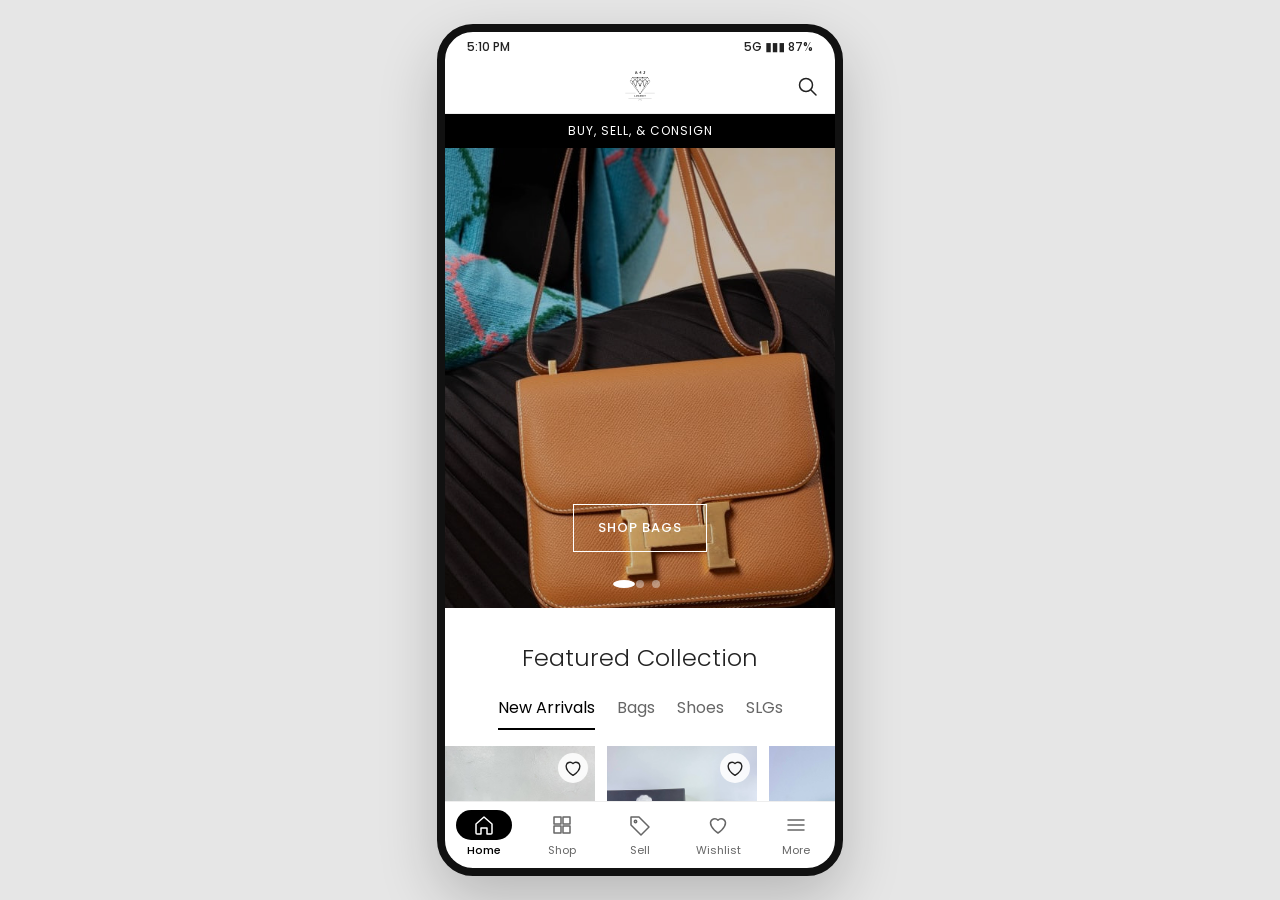
<file: prototype/index.html>
<!doctype html>
<html lang="en-PH">
<head>
<meta charset="utf-8">
<meta name="viewport" content="width=device-width,initial-scale=1,viewport-fit=cover">
<meta name="theme-color" content="#000000">
<title>A&amp;J Luxury</title>
<link rel="preconnect" href="https://fonts.googleapis.com">
<link rel="stylesheet" href="https://fonts.googleapis.com/css2?family=Poppins:wght@300;400;500&display=swap">
<style>
/* Tokens: website_documentation/datasets/design_tokens.json (default scheme) */
:root{--ink:#222;--mute:#666;--line:#eee;--ph:#f3f3f3;--surf:#f5f5f5;--err:#da3f3f;--ok:#3a8735;--font:Poppins,system-ui,sans-serif;--ease:cubic-bezier(.22,.8,.3,1)}
*{box-sizing:border-box;margin:0;padding:0;-webkit-tap-highlight-color:transparent}
body{font:400 14px/1.5 var(--font);color:var(--ink);background:#fff}
button,input,select,textarea{font:inherit;color:inherit}
a{color:inherit;text-decoration:none}
img{display:block;max-width:100%}
:focus-visible{outline:2px solid #000;outline-offset:2px}
.sr{position:absolute;width:1px;height:1px;overflow:hidden;clip:rect(0 0 0 0)}
.i{width:24px;height:24px;fill:none;stroke:currentColor;stroke-width:1.5;stroke-linecap:round;stroke-linejoin:round;flex:none}

/* Phone frame on wide screens, full-bleed on a real phone */
#app{position:relative;display:flex;flex-direction:column;height:100dvh;overflow:hidden;background:#fff}
.sb{display:none}
@media(min-width:520px){
 body{background:#e6e6e6;display:grid;place-items:center;min-height:100dvh;padding:24px}
 #app{width:406px;height:min(860px,calc(100dvh - 48px));border:8px solid #111;border-radius:36px;box-shadow:0 24px 60px #0003}
 .sb{display:flex;justify-content:space-between;padding:6px 22px 2px;font-size:12px;font-weight:500}
}
main{flex:1;overflow-y:auto;overscroll-behavior:contain}

/* App bar + bottom navigation (48dp touch targets) */
.top{display:flex;align-items:center;min-height:56px;padding:0 4px;border-bottom:1px solid var(--line)}
.tt{flex:1;min-width:0;font-size:20px;font-weight:300;padding:0 12px;white-space:nowrap;overflow:hidden;text-overflow:ellipsis}
.tt.c{text-align:center;padding:0}
.tt img{height:40px;margin:auto}
.top input{flex:1;min-width:0;border:0;min-height:48px;padding:0 8px;font-size:16px;outline:0}
.ib{width:48px;height:48px;flex:none;display:grid;place-items:center;background:none;border:0;border-radius:50%;cursor:pointer}
.ib:active{background:#0001}
.nav{display:flex;border-top:1px solid var(--line);padding-bottom:env(safe-area-inset-bottom)}
.nav[hidden]{display:none}
.nav a{flex:1;display:flex;flex-direction:column;align-items:center;gap:2px;padding:8px 0 10px;font-size:11px;color:var(--mute)}
.nav a[aria-current]{color:#000;font-weight:500}
.pill{position:relative;width:56px;height:30px;border-radius:15px;display:grid;place-items:center}
.pill::before{content:"";position:absolute;inset:0;border-radius:15px;background:#000;opacity:0;transform:scaleX(.4);transition:transform .3s var(--ease),opacity .2s}
.pill>.i{position:relative}
[aria-current] .pill{color:#fff}
[aria-current] .pill::before{opacity:1;transform:none}
.bd{position:absolute;top:-4px;right:-2px;min-width:16px;height:16px;padding:0 4px;border-radius:8px;background:var(--err);color:#fff;font-size:10px;line-height:16px;text-align:center}
.bd[hidden]{display:none}

/* Buttons: square, 1px letter-spacing, uppercase (tokens) */
.btn{display:inline-flex;align-items:center;justify-content:center;gap:8px;min-height:48px;padding:0 24px;border:1px solid #000;background:#000;color:#fff;font-weight:500;font-size:13px;letter-spacing:1px;text-transform:uppercase;cursor:pointer;text-align:center}
.btn:active{background:var(--ink)}
.btn.o{background:#fff;color:#000}
.btn.w{background:transparent;border-color:#fff;color:#fff}
.btn.blk{display:flex;width:100%}

/* Home */
.ann{background:#000;color:#fff;text-align:center;font-size:12px;letter-spacing:1px;padding:8px}
.herow{position:relative}
.hero{display:flex;overflow-x:auto;scroll-snap-type:x mandatory;scrollbar-width:none}
.hero::-webkit-scrollbar{display:none}
.slide{position:relative;flex:0 0 100%;height:460px;scroll-snap-align:start;display:grid;place-items:end center;padding-bottom:56px}
.slide img{position:absolute;inset:0;width:100%;height:100%;object-fit:cover}
.slide::after{content:"";position:absolute;inset:0;background:#0003}
.slide .btn{position:relative;z-index:1}
.dots{position:absolute;left:0;right:0;bottom:20px;display:flex;justify-content:center;gap:8px}
.dots i{width:8px;height:8px;border-radius:4px;background:#fff6;transition:transform .3s var(--ease),background-color .3s}
.dots i.on{transform:scaleX(2.75);background:#fff}
.sec{font-size:24px;font-weight:300;text-align:center;padding:32px 16px 12px}
.tabs{display:flex;gap:22px;overflow-x:auto;padding:0 16px;justify-content:center;scrollbar-width:none}
.tabs button{background:none;border:0;border-bottom:2px solid transparent;padding:8px 0;font-size:16px;color:var(--mute);cursor:pointer;white-space:nowrap}
.tabs [aria-selected=true]{color:#000;border-color:#000}
.row{display:flex;gap:12px;overflow-x:auto;padding:16px;scroll-snap-type:x proximity;scrollbar-width:none}
.row .card{flex:0 0 150px;scroll-snap-align:start}
.cta{text-align:center;padding:0 16px 8px}
.tiles{display:grid;grid-template-columns:1fr 1fr;gap:4px;padding:16px 4px 0}
.tile{position:relative;aspect-ratio:1;display:grid;place-items:center;overflow:hidden;color:#fff;font-weight:500;letter-spacing:1px;text-transform:uppercase}
.tile:first-child{grid-column:span 2;aspect-ratio:2/1}
.tile img{position:absolute;inset:0;width:100%;height:100%;object-fit:cover}
.tile::after{content:"";position:absolute;inset:0;background:#0003}
.tile span{position:relative;z-index:1}
.band{margin-top:32px}
.band img{width:100%;aspect-ratio:4/3;object-fit:cover}
.band .tx{padding:28px 20px 32px}
.band h2{font-size:24px;font-weight:300;margin-bottom:10px}
.band p{margin-bottom:20px}
.dark{background:#000;color:#fff}
.quotes{display:flex;gap:12px;overflow-x:auto;padding:0 16px 8px;scroll-snap-type:x mandatory;scrollbar-width:none}
.quote{flex:0 0 82%;scroll-snap-align:start;border:1px solid var(--line);padding:16px}
.quote .st{letter-spacing:2px}
.quote p{margin:8px 0;font-weight:300}
.quote small{color:var(--mute)}
.perks{display:grid;grid-template-columns:1fr 1fr;background:#f9f9f9;margin-top:32px}
.perk{display:flex;flex-direction:column;align-items:center;gap:8px;padding:24px 12px;text-align:center;font-size:12px;letter-spacing:.5px;text-transform:uppercase}

/* Product cards + grids */
.card{position:relative;min-width:0}
.card .ph{aspect-ratio:1;background:var(--ph)}
.card img{width:100%;height:100%;object-fit:cover}
.card .b{margin-top:8px;font-size:11px;letter-spacing:.5px;text-transform:uppercase;color:var(--mute)}
.card .t{font-size:13px;font-weight:300;display:-webkit-box;-webkit-line-clamp:2;-webkit-box-orient:vertical;overflow:hidden}
.card .pr{margin-top:2px}
.heart{width:44px;height:44px;display:grid;place-items:center;border:0;background:none;cursor:pointer}
.card .heart{position:absolute;top:0;right:0}
.card .heart .i{background:#fffd;border-radius:50%;padding:4px;width:30px;height:30px}
.heart.on .i{fill:currentColor}
.grid{display:grid;grid-template-columns:1fr 1fr;gap:20px 12px;padding:16px}
.grid.g1{grid-template-columns:1fr}
.tool{display:flex;align-items:center;gap:8px;padding:8px 12px;border-bottom:1px solid var(--line)}
.tool .btn{min-height:44px;padding:0 14px;font-size:12px}
.tool select{flex:1;min-width:0;min-height:44px;padding:0 8px;border:1px solid #ccc;border-radius:5px;background:#fff}
.tool .ib{width:44px;height:44px}
.tool .ib[aria-pressed=true]{background:#000;color:#fff}
.cnt{padding:12px 16px 0;color:var(--mute);font-size:13px}
.empty{padding:48px 24px;text-align:center;color:var(--mute)}
.empty .btn{margin-top:16px}
.chips{display:flex;flex-wrap:wrap;gap:8px;padding:0 16px}
.chip{min-height:40px;padding:0 16px;border:1px solid #ccc;border-radius:20px;background:#fff;cursor:pointer}
.h2{font-size:16px;font-weight:500;padding:20px 16px 10px}
.list a,.list button.r{display:flex;align-items:center;justify-content:space-between;gap:12px;width:100%;min-height:56px;padding:0 16px;background:none;border:0;border-bottom:1px solid var(--line);text-align:left;cursor:pointer}
.list small{color:var(--mute);margin-left:auto}
.sres{display:flex;gap:12px;align-items:center;padding:8px 16px;border-bottom:1px solid var(--line)}
.sres img{width:56px;height:56px;object-fit:cover;background:var(--ph)}

/* Product */
.gal{position:relative;background:var(--ph);aspect-ratio:1}
.gal img{width:100%;height:100%;object-fit:cover}
.gal .zoom{position:absolute;right:8px;bottom:8px;background:#fffd;border-radius:50%}
.pad{padding:16px}
.tags{display:flex;gap:8px;flex-wrap:wrap;margin-bottom:8px}
.tag{border:1px solid #000;padding:2px 8px;font-size:11px;letter-spacing:1px;text-transform:uppercase}
.pbrand{font-size:12px;letter-spacing:1px;text-transform:uppercase;color:var(--mute)}
.pt{font-size:22px;font-weight:300;line-height:1.3;margin:4px 0 8px}
.price{font-size:20px;font-weight:500}
.facts{margin:16px 0;display:grid;grid-template-columns:auto 1fr;gap:6px 16px}
.facts dt{color:var(--mute)}
.ship{display:flex;gap:8px;align-items:center;color:var(--mute);font-size:13px}
details{border-top:1px solid var(--line)}
details:last-of-type{border-bottom:1px solid var(--line)}
summary{display:flex;justify-content:space-between;align-items:center;min-height:56px;padding:0 16px;font-weight:500;cursor:pointer;list-style:none}
summary::-webkit-details-marker{display:none}
summary .i{transition:transform .2s}
details[open] summary .i{transform:rotate(180deg)}
.dbody{padding:0 16px 20px;white-space:pre-line}
.dbody ul{padding-left:18px;margin:6px 0 12px;white-space:normal}
.dbody small{display:block;margin-top:12px;color:var(--mute)}
.buy{position:sticky;bottom:0;display:flex;gap:8px;align-items:center;padding:10px 12px;background:#fff;border-top:1px solid var(--line)}
.buy{justify-content:space-between}
.buy .btn{padding:0 24px}

/* Pages + forms */
.lead{padding:20px 16px 8px;font-weight:300;font-size:18px;line-height:1.5}
.pg{padding:16px}
.pg h2{font-size:18px;font-weight:500;margin:20px 0 8px}
.pg p,.pg li{margin-bottom:8px}
.pg ul,.pg ol{padding-left:20px}
.pg img{width:100%;margin-bottom:16px}
.seg{display:flex;margin:16px;border:1px solid #000}
.seg button{flex:1;min-height:48px;border:0;background:#fff;font-weight:500;font-size:12px;letter-spacing:1px;text-transform:uppercase;cursor:pointer}
.seg [aria-pressed=true]{background:#000;color:#fff}
.fld{display:block;margin-bottom:14px}
.fld>span,legend{display:block;font-size:12px;color:var(--mute);margin-bottom:4px}
input[type=text],input[type=tel],input[type=number],select,textarea{width:100%;min-height:48px;padding:10px 12px;border:1px solid #ccc;border-radius:5px;background:#fff}
textarea{min-height:88px;resize:vertical}
fieldset{border:0;margin-bottom:14px}
.chk{display:flex;align-items:center;gap:12px;min-height:44px}
.chk input{width:20px;height:20px;accent-color:#000}
.chk em{margin-left:auto;font-style:normal;color:var(--mute)}
.two{display:grid;grid-template-columns:1fr 1fr;gap:8px}
.note{background:var(--surf);padding:12px;font-size:13px;margin-bottom:14px}

/* Sheet, toast, lightbox */
.sheet{position:absolute;inset:0;z-index:20;display:flex;align-items:flex-end}
.sheet[hidden],.lb[hidden]{display:none}
.scrim{position:absolute;inset:0;background:#0007;animation:fi .25s ease}
.panel{position:relative;width:100%;max-height:88%;overflow:auto;background:#fff;padding:0 16px calc(20px + env(safe-area-inset-bottom));border-radius:16px 16px 0 0;animation:up .35s var(--ease);transition:transform .25s var(--ease)}
.grab{position:sticky;top:0;z-index:1;height:20px;margin:0 -16px;display:grid;place-items:center;background:#fff;touch-action:none;cursor:grab}
.grab::before{content:"";width:36px;height:4px;border-radius:2px;background:#ccc}
.sheet.out .scrim{animation:fo .18s forwards}
.sheet.out .panel{animation:out .18s ease-in forwards}
.panel h2{font-size:18px;font-weight:500}
.panel blockquote{margin:12px 0;padding:12px;background:var(--surf);white-space:pre-line;font-size:13px}
.panel .stack{display:grid;gap:8px}
.sh-h{display:flex;justify-content:space-between;align-items:center;margin-bottom:8px}
.foot{margin-top:16px}
@keyframes up{from{transform:translateY(100%)}}
@keyframes out{to{transform:translateY(100%)}}
.toast{position:absolute;left:16px;right:16px;bottom:84px;z-index:30;padding:12px 16px;background:var(--ink);color:#fff;opacity:0;transform:translateY(10px);pointer-events:none;transition:opacity .25s,transform .3s var(--ease)}
.toast.on{opacity:1;transform:none}
.lb{position:absolute;inset:0;z-index:25;background:#000;display:grid;place-items:center;overflow:auto}
.lb img{width:100%;transition:transform .25s;cursor:zoom-in}
.lb img.z{transform:scale(2.4);cursor:zoom-out}
.lb .ib{position:absolute;top:8px;right:8px;z-index:2;background:#fffd}
/* ---- Motion. Only transform/opacity are animated (compositor-friendly); all of it is off under reduced-motion ---- */
@keyframes fi{from{opacity:0}}
@keyframes fo{to{opacity:0}}
@keyframes dn{from{opacity:0;transform:translateY(-6px)}}
@keyframes sh{to{transform:translateX(100%)}}
@keyframes logo{from{opacity:0;transform:scale(.94)}}
@keyframes splash{0%,62%{opacity:1}100%{opacity:0;visibility:hidden}}
@keyframes rev{from{opacity:0;transform:translateY(28px)}}
@keyframes lbl{0%{opacity:0;transform:translateX(60px)}40%,60%{opacity:1;transform:none}100%{opacity:0;transform:translateX(-60px)}}
.splash{position:absolute;inset:0;z-index:60;display:grid;place-items:center;background:#fff;pointer-events:none;animation:splash .9s ease forwards}
.splash img{width:140px;animation:logo .7s var(--ease) both}
/* Images: skeleton shimmer while loading, then fade in (.ld is added by JS on load/error) */
main img:not(.ld){opacity:0}
main img.ld{animation:fi .5s ease}
.ph,.gal{position:relative;overflow:hidden}
.ph::after,.gal::after{content:"";position:absolute;inset:0;pointer-events:none;background:linear-gradient(100deg,transparent 35%,#fffa 50%,transparent 65%);transform:translateX(-100%);animation:sh 1.4s ease-in-out infinite}
.ph:has(img.ld)::after,.gal:has(img.ld)::after{display:none}
.row,.grid,.lb{animation:fi .4s ease}
details[open]>.dbody{animation:dn .3s var(--ease)}
/* Press + hover feedback */
.btn,.chip,.seg button,.nav a,.list a{transition:transform .15s var(--ease),background-color .2s,color .2s,opacity .2s}
.btn:active,.chip:active,.seg button:active{transform:scale(.97)}
.list a:active{background:var(--surf)}
.card a:active{opacity:.8}
.card .ph img,.tile img{transition:transform .7s var(--ease)}
.tile:active img{transform:scale(1.04)}
@media(hover:hover){
 .btn:hover{background:var(--ink)}
 .btn.o:hover{background:#000;color:#fff}
 .btn.w:hover{background:#fff;color:#000}
 .card:hover .ph img,.tile:hover img{transform:scale(1.04)}
}
@media(pointer:fine){main{user-select:none}}
img,a{-webkit-user-drag:none}
/* Scroll-driven (no JS): sections rise into view; hero label glides against the swipe. Falls back to static. */
@supports (animation-timeline:view()){
 .sec,.tile,.band>img,.band .tx,.perks,.grid .card{animation:rev linear both;animation-timeline:view();animation-range:entry 0% entry 40%}
 .slide .btn{animation:lbl linear both;animation-timeline:view(inline)}
}
@media(prefers-reduced-motion:reduce){*{animation:none!important;transition:none!important}.splash{display:none}}
</style>
</head>
<body>
<svg width="0" height="0" style="position:absolute" aria-hidden="true">
 <symbol id="i-home" viewBox="0 0 24 24"><path d="M4 11l8-7 8 7v9a1 1 0 0 1-1 1h-4v-6H9v6H5a1 1 0 0 1-1-1z"/></symbol>
 <symbol id="i-shop" viewBox="0 0 24 24"><rect x="4" y="4" width="7" height="7"/><rect x="13" y="4" width="7" height="7"/><rect x="4" y="13" width="7" height="7"/><rect x="13" y="13" width="7" height="7"/></symbol>
 <symbol id="i-sell" viewBox="0 0 24 24"><path d="M3 12V4h8l10 10-8 8z"/><circle cx="7.5" cy="8.5" r="1.2"/></symbol>
 <symbol id="i-heart" viewBox="0 0 24 24"><path d="M12 20s-7.5-4.6-7.5-10.2A4.3 4.3 0 0 1 12 7.2a4.3 4.3 0 0 1 7.5 2.6C19.5 15.4 12 20 12 20z"/></symbol>
 <symbol id="i-more" viewBox="0 0 24 24"><path d="M4 7h16M4 12h16M4 17h16"/></symbol>
 <symbol id="i-search" viewBox="0 0 24 24"><circle cx="11" cy="11" r="6.5"/><path d="M16 16l5 5"/></symbol>
 <symbol id="i-back" viewBox="0 0 24 24"><path d="M20 12H5M11 6l-6 6 6 6"/></symbol>
 <symbol id="i-close" viewBox="0 0 24 24"><path d="M6 6l12 12M18 6L6 18"/></symbol>
 <symbol id="i-filter" viewBox="0 0 24 24"><path d="M4 7h16M7 12h10M10 17h4"/></symbol>
 <symbol id="i-chev" viewBox="0 0 24 24"><path d="M9 5l7 7-7 7"/></symbol>
 <symbol id="i-down" viewBox="0 0 24 24"><path d="M6 9l6 6 6-6"/></symbol>
 <symbol id="i-zoom" viewBox="0 0 24 24"><circle cx="11" cy="11" r="6.5"/><path d="M16 16l5 5M11 8v6M8 11h6"/></symbol>
 <symbol id="i-truck" viewBox="0 0 24 24"><path d="M3 6h11v10H3zM14 10h4l3 3v3h-7"/><circle cx="7" cy="17.5" r="1.8"/><circle cx="17" cy="17.5" r="1.8"/></symbol>
 <symbol id="i-shield" viewBox="0 0 24 24"><path d="M12 3l7 3v5c0 4.500-3 8-7 10-4-2-7-5.500-7-10V6z"/><path d="M9 12l2 2 4-4"/></symbol>
 <symbol id="i-cal" viewBox="0 0 24 24"><rect x="4" y="5" width="16" height="15"/><path d="M4 10h16M8 3v4M16 3v4"/></symbol>
 <symbol id="i-rows" viewBox="0 0 24 24"><rect x="4" y="5" width="16" height="6"/><rect x="4" y="13" width="16" height="6"/></symbol>
</svg>

<div id="app">
 <div class="sb" aria-hidden="true"><span id="clock"></span><span>5G ▮▮▮ 87%</span></div>
 <header class="top" id="top"></header>
 <main id="main" tabindex="-1"></main>
 <nav class="nav" id="nav" aria-label="Primary">
  <a href="#/home" data-n="home"><span class="pill"><svg class="i"><use href="#i-home"/></svg></span>Home</a>
  <a href="#/shop" data-n="shop"><span class="pill"><svg class="i"><use href="#i-shop"/></svg></span>Shop</a>
  <a href="#/sell" data-n="sell"><span class="pill"><svg class="i"><use href="#i-sell"/></svg></span>Sell</a>
  <a href="#/wishlist" data-n="wish"><span class="pill"><svg class="i"><use href="#i-heart"/></svg><b class="bd" id="wbd" hidden></b></span>Wishlist</a>
  <a href="#/more" data-n="more"><span class="pill"><svg class="i"><use href="#i-more"/></svg></span>More</a>
 </nav>
 <div class="sheet" id="sheet" hidden><div class="scrim" data-act="close"></div><div class="panel" id="panel" role="dialog" aria-modal="true" tabindex="-1"><div class="grab" id="grab"></div><div id="pbody"></div></div></div>
 <div class="lb" id="lb" hidden><button class="ib" data-act="lbclose" aria-label="Close">
  <svg class="i"><use href="#i-close"/></svg></button><img alt=""></div>
 <div class="toast" id="toast" role="status" aria-live="polite"></div>
 <div class="splash" aria-hidden="true"><img src="../website_documentation/assets/branding/logopng.png" alt=""></div>
</div>

<script src="data.js"></script>
<script>
/* ---------- data + helpers ---------- */
const P = DATA.products;
// The Shopify feed is wrong for these two products (vendor field; and the Evelyne is also missing
// from the "bags" collection). A real app needs clean brand/category fields; here we patch by hand.
const BRAND_FIX = {'15395946430644': 'Hermes', '15395946299572': 'Maison Margiela'};
P.forEach(p => p.brand = BRAND_FIX[p.id] || p.brand);
P.find(p => p.id === '15395946430644').col.push('bags');

const $ = (s, r = document) => r.querySelector(s);
const esc = s => String(s).replace(/[&<>"']/g, c => ({'&':'&amp;','<':'&lt;','>':'&gt;','"':'&quot;',"'":'&#39;'}[c]));
const peso = n => '₱' + n.toLocaleString('en-PH');
const items = n => `${n} item${n === 1 ? '' : 's'}`;
const ic = n => `<svg class="i" aria-hidden="true"><use href="#i-${n}"/></svg>`;
const IMG = f => `../website_documentation/assets/${f}`;
const store = {
  get(k, d) { try { return JSON.parse(localStorage.getItem(k)) ?? d; } catch { return d; } },
  set(k, v) { try { localStorage.setItem(k, JSON.stringify(v)); } catch {} }
};
let wish = store.get('aj-wish', []), recent = store.get('aj-recent', []);
const reduced = matchMedia('(prefers-reduced-motion:reduce)').matches;
// CSS hides <main> images until they carry .ld, so they fade in once loaded. 'error' reveals too, so nothing stays invisible.
// Listen on document, not window: <img> load events never reach window (DOM spec), only document, and only in capture.
['load', 'error'].forEach(t => document.addEventListener(t, e => e.target.tagName === 'IMG' && e.target.classList.add('ld'), true));

const CONTACT = {
  viber: 'viber://chat?number=%2B639277537322', wa: 'https://wa.me/639152345968',
  tel: 'tel:+639277537322', mail: 'mailto:info@aandjluxury.com',
  fb: 'https://www.facebook.com/ajluxuryph/', ig: 'https://instagram.com/shopwithaandj',
  map: 'https://maps.app.goo.gl/PjbRczJUrrEGHG4t5'
};
const SLIDES = [
  ['homepage/viber_image_2024-10-03_16-00-25-456_bc30339d-2cd7-4ad6-b794-48ed6cf900f8.jpg', 'Shop Bags', 'bags'],
  ['homepage/viber_image_2024-10-03_16-00-42-866_4afce564-3b47-40ae-9776-581e9be257e2.jpg', 'Shop Shoes', 'shoes'],
  ['homepage/viber_image_2024-10-03_16-00-47-757.jpg', 'Shop SLGs', 'wallets']];
const TILES = [['bags','Bags','2'],['wallets','SLGs','5'],['shoes','Shoes','4'],['watches','Watches','3'],['accessories','Accessories','1']];
const TABS = [['new-arrivals','New Arrivals'],['bags','Bags'],['shoes','Shoes'],['wallets','SLGs']];
const PERKS = [['truck','Free shipping within Metro Manila'],['shield','100% authentic'],['tag','Low price guaranteed'],['cal','Layaway with minimal interest']];
const TITLES = {bags:'Bags',shoes:'Shoes',wallets:'Small Leather Goods',watches:'Watches',accessories:'Accessories','all-products':'All Products','new-arrivals':'New Arrivals','brand-new':'Brand New','pre-loved':'Pre-loved'};
const RANKS = ['Brand New','9.8/10','9.5/10','9.3/10','9/10','8.8/10','8.5/10','8.3/10','8/10','7.5/10'];
const POPULAR = ['Hermes','Louis Vuitton','Goyard','Chanel','Double Flap','Belt','Wallet','WOC'];

// Collection membership: the feed's own collection handles, plus "accessories" derived here
// (the website has no such collection; its home tile is a dead link).
const inCol = (p, h) => h === 'accessories'
  ? !['bags','wallets','shoes','watches'].some(c => p.col.includes(c))
  : p.col.includes(h) || h === 'pre-loved' && p.cond === 'PRE LOVED';
const match = q => P.filter(p => q.toLowerCase().split(/\s+/).every(w => (p.brand + ' ' + p.title).toLowerCase().includes(w)));

/* ---------- shared UI ---------- */
const card = p => `<article class="card">
  <a href="#/p/${p.id}"><div class="ph"><img loading="lazy" src="${p.img}" alt="${esc(p.title)}"></div>
  <div class="b">${esc(p.brand)}</div><div class="t">${esc(p.title)}</div><div class="pr">${peso(p.price)}</div></a>
  ${heart(p.id)}</article>`;
const heart = id => `<button class="heart ${wish.includes(id) ? 'on' : ''}" data-act="wish" data-id="${id}" aria-pressed="${wish.includes(id)}" aria-label="Wishlist">${ic('heart')}</button>`;

let toastT;
function toast(msg) { const t = $('#toast'); t.textContent = msg; t.classList.add('on'); clearTimeout(toastT); toastT = setTimeout(() => t.classList.remove('on'), 2200); }
let sheetT;
function openSheet(html) {
  clearTimeout(sheetT); const s = $('#sheet'); s.classList.remove('out');
  $('#pbody').innerHTML = html; s.hidden = false; $('#panel').focus();
}
function closeSheet() { // slides down, then hides; also resets any swipe offset
  const s = $('#sheet'); if (s.hidden || s.classList.contains('out')) return;
  s.classList.add('out');
  sheetT = setTimeout(() => { s.hidden = true; s.classList.remove('out'); $('#panel').style.cssText = ''; $('.scrim').style.cssText = ''; }, 180);
}

// Viber/WhatsApp hand-off: the business runs on chat, so the app composes the message.
// wa.me honours ?text=; Viber's prefill isn't confirmed, so Viber gets a Copy button instead.
let lastMsg = '';
function handoff(text) {
  lastMsg = text;
  openSheet(`<div class="sh-h"><h2>Message the shop</h2><button class="ib" data-act="close" aria-label="Close">${ic('close')}</button></div>
   <p>This opens your chat app. Review the message, then send it.</p><blockquote>${esc(text)}</blockquote>
   <div class="stack"><a class="btn blk" target="_blank" rel="noopener" href="${CONTACT.wa}?text=${encodeURIComponent(text)}">Open WhatsApp</a>
   <a class="btn o blk" href="${CONTACT.viber}" data-act="copy">Copy message &amp; open Viber</a></div>`);
}

/* ---------- views ---------- */
let homeTab = 'new-arrivals', sellTab = 'consign', lastCol = null, F, timer;
const resetF = () => F = {brands: [], ranks: [], min: '', max: '', stock: false, sort: 'featured', cols: 2};
resetF();

const feat = () => `<div class="tabs" role="tablist">${TABS.map(([h, l]) => `<button role="tab" data-act="tab" data-h="${h}" aria-selected="${h === homeTab}">${l}</button>`).join('')}</div>
  <div class="row">${P.filter(p => inCol(p, homeTab)).slice(0, 8).map(card).join('')}</div>
  <div class="cta"><a class="btn o" href="#/c/${homeTab}">Shop collection</a></div>`;

function home() {
  return `<div class="ann">BUY, SELL, &amp; CONSIGN</div>
  <div class="herow"><div class="hero" id="hero">${SLIDES.map(([f, l, h]) =>
    `<a class="slide" href="#/c/${h}"><img src="${IMG(f)}" alt=""><span class="btn w">${l}</span></a>`).join('')}</div>
   <div class="dots" id="dots">${SLIDES.map((_, i) => `<i class="${i ? '' : 'on'}"></i>`).join('')}</div></div>
  <h2 class="sec">Featured Collection</h2>
  <div id="feat">${feat()}</div>
  <div class="tiles">${TILES.map(([h, l, n]) => `<a class="tile" href="#/c/${h}"><img src="${IMG('homepage/' + n + '.jpg')}" alt=""><span>${l}</span></a>`).join('')}</div>
  <section class="band dark"><img src="${IMG('homepage/viber_image_2024-10-03_16-00-46-832.jpg')}" alt="">
   <div class="tx"><h2>Sell or Consign with Us!</h2><p>Looking for a new home for your luxury items? We can certainly help sell them for you!</p>
   <a class="btn w" href="#/sell">Read more</a></div></section>
  <section class="band"><img src="${IMG('homepage/viber_image_2024-10-03_16-00-24-592_e779bcb0-62f3-452c-81af-5c08c656ddf1.jpg')}" alt="">
   <div class="tx"><h2>We invite you to explore and discover the art of bliss with A&amp;J Luxury.</h2>
   <a class="btn o" href="#/page/about">Read more</a></div></section>
  <h2 class="sec">What People Are Saying</h2>
  <div class="quotes">${DATA.testimonials.map(t => `<figure class="quote"><div class="st" aria-label="5 stars">★★★★★</div>
   <p>${esc(t.quote)}</p><small>${esc(t.attribution)}</small></figure>`).join('')}</div>
  <div class="perks">${PERKS.map(([i, t]) => `<div class="perk">${ic(i === 'tag' ? 'sell' : i)}${t}</div>`).join('')}</div>`;
}

function shop() {
  const n = h => P.filter(p => inCol(p, h)).length;
  const brands = [...new Set(P.map(p => p.brand))].sort();
  return `<div class="list">${['bags','shoes','wallets','watches','accessories','all-products'].map(h =>
    `<a href="#/c/${h}">${TITLES[h]}<small>${n(h)}</small>${ic('chev')}</a>`).join('')}</div>
  <h2 class="h2">Condition</h2>
  <div class="two" style="padding:0 16px"><a class="btn o" href="#/c/brand-new">Brand new</a><a class="btn o" href="#/c/pre-loved">Pre-loved</a></div>
  <h2 class="h2">Shop by brand</h2>
  <div class="chips" style="padding-bottom:24px">${brands.map(b => `<button class="chip" data-act="brand" data-b="${esc(b)}">${esc(b)}</button>`).join('')}</div>`;
}

function applyF(list) {
  const out = list.filter(p => (!F.brands.length || F.brands.includes(p.brand)) && (!F.ranks.length || F.ranks.includes(p.rank)) &&
    (!F.min || p.price >= +F.min) && (!F.max || p.price <= +F.max) && (!F.stock || p.avail));
  const s = {'price-asc': (a, b) => a.price - b.price, 'price-desc': (a, b) => b.price - a.price, az: (a, b) => a.title.localeCompare(b.title)}[F.sort];
  return s ? out.sort(s) : out;
}

function colBody(h) {
  const base = P.filter(p => inCol(p, h)), list = applyF(base);
  const nf = F.brands.length + F.ranks.length + (F.min || F.max ? 1 : 0) + (F.stock ? 1 : 0);
  return `<div class="tool"><button class="btn o" data-act="filters">${ic('filter')}Filter${nf ? ` (${nf})` : ''}</button>
   <select data-f="sort" aria-label="Sort">${[['featured','Featured'],['price-asc','Price: low to high'],['price-desc','Price: high to low'],['az','A–Z']].map(([v, l]) => `<option value="${v}" ${F.sort === v ? 'selected' : ''}>${l}</option>`).join('')}</select>
   <button class="ib" data-act="dens" data-c="1" aria-pressed="${F.cols === 1}" aria-label="One column">${ic('rows')}</button>
   <button class="ib" data-act="dens" data-c="2" aria-pressed="${F.cols === 2}" aria-label="Two columns">${ic('shop')}</button></div>
  <p class="cnt">${items(list.length)}</p>
  ${list.length ? `<div class="grid g${F.cols}">${list.map(card).join('')}</div>`
    : base.length ? `<div class="empty">No items match your filters.<br><button class="btn" data-act="clearf">Clear filters</button></div>`
    : `<div class="empty">Sorry, there are no products in this collection.</div>`}`;
}
function collection(h) {
  if (lastCol !== h) { resetF(); lastCol = h; }
  return `<div id="colbody">${colBody(h)}</div>`;
}
const refreshCol = () => { const b = $('#colbody'); if (b) { b.innerHTML = colBody(lastCol); const s = $('#shown'); if (s) s.textContent = `Show ${items(applyF(P.filter(p => inCol(p, lastCol))).length)}`; } };

function filterSheet() {
  const base = P.filter(p => inCol(p, lastCol));
  const brands = [...new Set(base.map(p => p.brand))].sort(), ranks = RANKS.filter(r => base.some(p => p.rank === r));
  const chk = (k, v, on, n) => `<label class="chk"><input type="checkbox" data-f="${k}" value="${esc(v)}" ${on ? 'checked' : ''}><span>${esc(v)}</span><em>${n}</em></label>`;
  return `<div class="sh-h"><h2>Filters</h2><button class="ib" data-act="close" aria-label="Close">${ic('close')}</button></div>
  <fieldset><legend>Brand</legend>${brands.map(b => chk('brand', b, F.brands.includes(b), base.filter(p => p.brand === b).length)).join('')}</fieldset>
  <fieldset><legend>Condition rank</legend>${ranks.map(r => chk('rank', r, F.ranks.includes(r), base.filter(p => p.rank === r).length)).join('')}</fieldset>
  <fieldset><legend>Price (₱)</legend><div class="two">
   <input type="number" inputmode="numeric" min="0" placeholder="From" data-f="min" value="${F.min}" aria-label="Minimum price">
   <input type="number" inputmode="numeric" min="0" placeholder="To" data-f="max" value="${F.max}" aria-label="Maximum price"></div></fieldset>
  <label class="chk"><input type="checkbox" data-f="stock" ${F.stock ? 'checked' : ''}><span>In stock only</span></label>
  <div class="two foot"><button class="btn o" data-act="clearf" data-reopen="1">Clear all</button>
   <button class="btn" data-act="close" id="shown">Show ${items(applyF(base).length)}</button></div>`;
}

function search() { return `<div id="res">${results('')}</div>`; }
function results(raw) {
  const q = raw.trim();
  if (!q) return `<h2 class="h2">Popular searches</h2><div class="chips">${POPULAR.filter(t => match(t).length).map(t => `<button class="chip" data-act="pop" data-q="${esc(t)}">${esc(t)}</button>`).join('')}</div>`;
  const hit = match(q);
  return `<p class="cnt">Found ${hit.length} result${hit.length === 1 ? '' : 's'} for “${esc(q)}”</p>` +
    (hit.length ? hit.map(p => `<a class="sres" href="#/p/${p.id}"><img src="${p.img}" alt=""><div><div class="pbrand">${esc(p.brand)}</div>${esc(p.title)}<div>${peso(p.price)}</div></div></a>`).join('')
      : `<div class="empty">No products found. Try a brand name such as “Chanel”.</div>`);
}

function product(id) {
  const p = P.find(x => x.id === id);
  if (!p) return notFound();
  recent = [id, ...recent.filter(x => x !== id)].slice(0, 8); store.set('aj-recent', recent);
  const seen = recent.slice(1).map(i => P.find(x => x.id === i)).filter(Boolean);
  const fact = (k, v) => v ? `<dt>${k}</dt><dd>${esc(v)}</dd>` : '';
  return `<div class="gal"><img src="${p.img}" alt="${esc(p.title)}"><button class="ib zoom" data-act="zoom" aria-label="Zoom in">${ic('zoom')}</button></div>
  <div class="pad"><div class="tags"><span class="tag">${p.cond === 'BRAND NEW' ? 'Brand new' : 'Pre-loved'}</span>${p.avail ? '' : '<span class="tag">Sold out</span>'}</div>
   <div class="pbrand">${esc(p.brand)}</div><h1 class="pt">${esc(p.title)}</h1><div class="price">${peso(p.price)}</div>
   <dl class="facts">${fact('Brand', p.brand)}${fact('Rank', p.rank)}${fact('Inclusions', p.inc)}${fact('Flaws', p.cond === 'PRE LOVED' ? p.flaw : '')}</dl>
   <div class="ship">${ic('truck')}On hand · Free shipping within Metro Manila</div></div>
  <details open><summary>Product details${ic('down')}</summary><div class="dbody">${esc(p.title)}
Condition: ${esc(p.rank)}${p.cond === 'PRE LOVED' ? `\nFlaw/s: ${esc(p.flaw || '—')}` : ''}
Inclusions: ${esc(p.inc || '—')}
<small>A&amp;J Luxury is not affiliated with any of the brand names posted. All rights and trademarks solely belong to the brand owners.</small></div></details>
  <details><summary>Layaway policy${ic('down')}</summary><div class="dbody">30% fixed down payment. The balance is paid in equal monthly payments. The down payment is forfeited if the agreed time frame is exceeded.
<button class="btn o blk" style="margin-top:12px" data-act="inquire" data-id="${p.id}" data-q="layaway">Ask about layaway</button></div></details>
  <details><summary>Payment options${ic('down')}</summary><div class="dbody"><ul><li>BDO, BPI, GCash, UnionBank</li>
   <li>Credit card via BDO Checkout (card fee applies)</li><li>Up to 12 months instalment via BDO credit card, 1% interest per month</li>
   <li>Cash on delivery within Metro Manila (additional fee, not for sale items)</li><li>Cash upon pick-up (down payment secures the item)</li></ul></div></details>
  ${seen.length ? `<h2 class="h2">Recently viewed</h2><div class="row">${seen.map(card).join('')}</div>` : ''}
  <div class="buy"><div class="price" style="padding-left:4px">${peso(p.price)}</div><button class="btn" data-act="inquire" data-id="${p.id}">Inquire to buy</button></div>`;
}

function wishlist() {
  const l = wish.map(i => P.find(p => p.id === i)).filter(Boolean);
  return l.length ? `<div class="grid g2">${l.map(card).join('')}</div>`
    : `<div class="empty">No products were added to the wishlist.<br><a class="btn" href="#/shop" style="margin-top:16px">Back to shopping</a></div>`;
}

function sell() {
  const c = sellTab === 'consign';
  return `<div class="seg" role="group" aria-label="Consign or sell">
   <button data-act="seg" data-t="consign" aria-pressed="${c}">Consign</button><button data-act="seg" data-t="sell" aria-pressed="${!c}">Sell to us</button></div>
  <p class="lead">${c ? 'Looking for a new home for your luxury items? We can certainly help sell them for you!' : 'Are you struggling with where to sell your luxury items? In need of quick cash?'}</p>
  <div class="pg">${c ? `<h2>Why consign with us?</h2><ul><li>Quick and easy</li><li>Hassle-free</li><li>Competitive</li><li>Sustainable</li></ul>
   <h2>How it works</h2><ol><li>Fill in the form below, or message us on Viber / WhatsApp, with photos, inclusions, flaws and where you bought the item.</li>
   <li>Drop it off at the showroom or ship it via Grab, Lalamove or LBC.</li><li>We authenticate and list it.</li>
   <li>You are paid after the buyer receives the item — cash, deposit or in-store credit.</li></ol>
   <h2>Good to know</h2><ul><li>Only 100% authentic items in at least excellent condition.</li><li>We add a minimal mark-up and may decline items with no room for it.</li>
   <li>Consignment period: 1 to 5 months.</li><li>Pull-out fee: ₱2,000 per item if pulled before one month. Give at least 1 business day notice.</li></ul>`
  : `<h2>How to sell</h2><ol><li>Fill in the form below, or message us on Viber / WhatsApp.</li><li>We appraise and authenticate the item when we receive it.</li>
   <li>Allow 24 hours to schedule your payment.</li><li>Get paid by cash, deposit or in-store credit.</li></ol>`}
  <h2>Tell us about your item</h2>
  <form id="sellform">
   <label class="fld"><span>Your name *</span><input type="text" name="name" required autocomplete="name"></label>
   <label class="fld"><span>Mobile / Viber number *</span><input type="tel" name="tel" required autocomplete="tel" placeholder="09XX XXX XXXX"></label>
   <label class="fld"><span>Brand and item *</span><input type="text" name="item" required placeholder="e.g. Chanel Classic Flap Medium"></label>
   <label class="fld"><span>Condition</span><select name="cond"><option>Brand New</option><option>9.5/10 or above</option><option>9/10</option><option>8/10</option><option>7.5/10 or below</option></select></label>
   <fieldset><legend>Inclusions</legend>${['Box','Dustbag','Receipt','Care booklet','Authenticity card'].map(x => `<label class="chk"><input type="checkbox" name="inc" value="${x}"><span>${x}</span></label>`).join('')}</fieldset>
   <label class="fld"><span>Store of purchase</span><input type="text" name="store"></label>
   <label class="fld"><span>Flaws</span><textarea name="flaws" placeholder="Scratches, marks, wear…"></textarea></label>
   <p class="note">Next step: you'll send your photos in Viber or WhatsApp. The message is written for you.</p>
   <button class="btn blk" type="submit">Continue to chat</button></form></div>`;
}

const PAGES = {
  about: {t: 'About Us', v: () => `<div class="pg"><img src="${IMG('pages/viber_image_2024-10-03_16-00-29-495.jpg')}" alt="">
    <p>A&amp;J Luxury was started by two sisters, Alex and Joyce, who began selling mid-brands in 2018. During the 2020 pandemic they sourced brand-new pieces directly from Italy, and later opened the doors to consignment.</p>
    <p>Today we are one of the leading consignment shops in the country, and we are always transparent about the condition of every item.</p>
    <p>We invite you to explore and discover the art of bliss with A&amp;J Luxury.</p></div>`},
  faqs: {t: 'FAQs', v: () => DATA.faqs.map((f, i) => `<details ${i ? '' : 'open'}><summary>${esc(f.question)}${ic('down')}</summary><div class="dbody">${esc(f.answer)}</div></details>`).join('')},
  visit: {t: 'Visit Us', v: () => `<div class="pg"><h2>A&amp;J Showroom</h2><p><b>Address</b><br>South Caloocan</p><a class="btn o blk" target="_blank" rel="noopener" href="${CONTACT.map}">Get directions</a>
    <h2>We're open</h2><p>Every day, 12nn to 8pm</p>
    <h2>Message us first</h2><p>Let us know what you'd like to see so the item is on hand when you arrive.</p>
    <a class="btn blk" href="${CONTACT.viber}">Viber 09277537322</a></div>`},
  policy: {t: 'Returns & Refunds', v: () => `<div class="pg"><p>All sales are final.</p><ul><li>Returns are only entertained for undeclared flaws or missing inclusions — <b>exchange only</b>.</li>
    <li>Notify us within 24 hours, with the security tag intact.</li><li>Ship the item back within 48 hours; the client pays shipping both ways.</li>
    <li>Pre-ordered items cannot be returned. Refunds are typically not available and orders cannot be cancelled.</li></ul>
    <p>Please review the photos and description carefully before buying.</p></div>`}
};
const page = k => PAGES[k] ? PAGES[k].v() : notFound();

function more() {
  const ext = (l, h, s) => `<a href="${h}" ${h.startsWith('http') ? 'target="_blank" rel="noopener"' : ''}>${l}<small>${s}</small></a>`;
  return `<div class="list">${Object.entries(PAGES).map(([k, v]) => `<a href="#/page/${k}">${v.t}${ic('chev')}</a>`).join('')}</div>
  <h2 class="h2">Contact us</h2><div class="list">${ext('Viber', CONTACT.viber, '09277537322')}${ext('WhatsApp', CONTACT.wa, '09152345968')}
   ${ext('Call', CONTACT.tel, '+63 927 753 7322')}${ext('Email', CONTACT.mail, 'info@aandjluxury.com')}
   ${ext('Facebook', CONTACT.fb, '@ajluxuryph')}${ext('Instagram', CONTACT.ig, '@shopwithaandj')}</div>
  <p class="cnt" style="padding-bottom:24px">Prototype build · 17-item sample of the 991-product catalogue.</p>`;
}
const notFound = () => `<div class="empty" style="background:#f5f1ed;margin:16px;padding:64px 16px"><h1 style="font-weight:300">Oops! Page not found!</h1><a class="btn" href="#/home" style="margin-top:20px">Go to Home</a></div>`;

/* ---------- router ---------- */
const R = {
  home: {nav: 'home', top: 'logo', view: home},
  shop: {nav: 'shop', top: 'Shop', view: shop},
  c: {nav: 'shop', top: a => TITLES[a] || 'Collection', back: 1, view: collection},
  p: {top: '', back: 1, view: product},
  search: {top: 'search', back: 1, view: search, nonav: 1},
  wishlist: {nav: 'wish', top: 'Wishlist', view: wishlist},
  sell: {nav: 'sell', top: 'Consign & Sell', view: sell},
  more: {nav: 'more', top: 'More', view: more},
  page: {nav: 'more', top: a => PAGES[a]?.t || '', back: 1, view: page}
};

// Screen transition: entering content slides in from the side it "comes from" (deeper / later tab = right).
const TAB_ORDER = ['home', 'shop', 'sell', 'wish', 'more'];
const ENTER = {
  fwd: [{opacity: 0, transform: 'translateX(32px)'}, {opacity: 1, transform: 'none'}],
  back: [{opacity: 0, transform: 'translateX(-32px)'}, {opacity: 1, transform: 'none'}],
  fade: [{opacity: 0, transform: 'translateY(10px)'}, {opacity: 1, transform: 'none'}]
};
let prev = null, cur = R.home;

function render(keep) {
  clearInterval(timer);
  const [, r = 'home', a = ''] = (location.hash.slice(1) || '/home').split('?')[0].split('/');
  const arg = decodeURIComponent(a), d = R[r] || {top: '', back: 1, view: notFound};
  if (!keep) closeSheet();
  if (r !== 'c' && r !== 'p') lastCol = null;
  const depth = d.back ? (r === 'p' ? 2 : 1) : 0, tab = TAB_ORDER.indexOf(d.nav);
  const dir = !prev || keep ? null : depth !== prev.depth ? (depth > prev.depth ? 'fwd' : 'back')
    : depth === 0 && tab !== prev.tab ? (tab > prev.tab ? 'fwd' : 'back') : 'fade';
  prev = {depth, tab}; cur = d;
  const t = typeof d.top === 'function' ? d.top(arg) : d.top;
  const right = r === 'p' ? heart(arg) : r === 'search' ? '' : `<a class="ib" href="#/search" aria-label="Search">${ic('search')}</a>`;
  $('#top').innerHTML = (d.back ? `<button class="ib" data-act="back" aria-label="Back">${ic('back')}</button>` : d.top === 'logo' ? '<span class="ib"></span>' : '')
    + (t === 'search' ? `<input id="q" type="search" placeholder="Search brands, bags, wallets…" aria-label="Search" autocomplete="off">`
      : `<div class="tt ${t === 'logo' ? 'c' : ''}">${t === 'logo' ? `<img src="${IMG('branding/logopng.png')}" alt="A&J Luxury">` : esc(t)}</div>`) + right;
  const m = $('#main'), y = m.scrollTop;
  m.innerHTML = d.view(arg);
  m.scrollTop = keep ? y : 0;
  if (dir && !reduced) m.animate(ENTER[dir], {duration: 320, easing: 'cubic-bezier(.22,.8,.3,1)'});
  $('#nav').hidden = !!(d.nonav || r === 'p');
  document.querySelectorAll('#nav a').forEach(x => x.toggleAttribute('aria-current', x.dataset.n === d.nav));
  if (r === 'search') $('#q').focus({preventScroll: true});
  if ($('#hero')) hero();
}

function hero() {
  const h = $('#hero'), n = h.children.length; let i = 0;
  h.addEventListener('scroll', () => { i = Math.round(h.scrollLeft / h.clientWidth); document.querySelectorAll('#dots i').forEach((d, k) => d.classList.toggle('on', k === i)); }, {passive: true});
  const play = () => { clearInterval(timer); if (!reduced) timer = setInterval(() => h.scrollTo({left: ((i + 1) % n) * h.clientWidth, behavior: 'smooth'}), 5000); };
  ['touchstart', 'pointerdown'].forEach(t => h.addEventListener(t, play, {passive: true})); // user is driving: restart the countdown
  play();
}

/* ---------- events ---------- */
const ACT = {
  wish(el) {
    const id = el.dataset.id, on = !wish.includes(id);
    wish = on ? [...wish, id] : wish.filter(x => x !== id); store.set('aj-wish', wish);
    document.querySelectorAll(`.heart[data-id="${id}"]`).forEach(b => {
      b.classList.toggle('on', on); b.setAttribute('aria-pressed', on);
      if (on && !reduced) b.firstElementChild.animate([{transform: 'scale(.7)'}, {transform: 'scale(1.25)', offset: .6}, {transform: 'none'}], {duration: 350, easing: 'cubic-bezier(.3,1.4,.5,1)'});
    });
    updBadge(); toast(on ? 'Added to wishlist' : 'Removed from wishlist');
    if (!on && location.hash.startsWith('#/wishlist')) { // card shrinks away; full re-render only for the empty state
      const c = el.closest('.card'), done = () => { c.remove(); if (!wish.length) render(true); };
      reduced ? done() : c.animate([{opacity: 1, transform: 'none'}, {opacity: 0, transform: 'scale(.96)'}], {duration: 220, easing: 'ease-in', fill: 'forwards'}).finished.then(done);
    }
  },
  back() { history.length > 1 ? history.back() : location.hash = '#/home'; },
  tab(el) { homeTab = el.dataset.h; $('#feat').innerHTML = feat(); },
  seg(el) { sellTab = el.dataset.t; render(); },
  brand(el) { resetF(); F.brands = [el.dataset.b]; lastCol = 'all-products'; location.hash = '#/c/all-products'; },
  filters() { openSheet(filterSheet()); },
  clearf(el) { Object.assign(F, {brands: [], ranks: [], min: '', max: '', stock: false}); refreshCol(); if (el.dataset.reopen) openSheet(filterSheet()); },
  dens(el) { F.cols = +el.dataset.c; refreshCol(); },
  close: closeSheet,
  pop(el) { const q = $('#q'); q.value = el.dataset.q; q.dispatchEvent(new Event('input', {bubbles: true})); },
  zoom() { const lb = $('#lb'); lb.querySelector('img').src = $('.gal img').src; lb.querySelector('img').className = ''; lb.hidden = false; },
  lbclose() { $('#lb').hidden = true; },
  inquire(el) {
    const p = P.find(x => x.id === el.dataset.id);
    handoff(`Hi A&J Luxury! ${el.dataset.q === 'layaway' ? 'I\'d like to ask about layaway for' : 'I\'m interested in'} this item:\n${p.title} — ${peso(p.price)}\nIs it still available?`);
  },
  copy() { try { navigator.clipboard.writeText(lastMsg); toast('Message copied'); } catch { toast('Copy the message above'); } }
};
document.addEventListener('click', e => { const el = e.target.closest('[data-act]'); if (el) ACT[el.dataset.act]?.(el); });

// Filters + sort write straight into F, then redraw the grid behind the sheet.
const onField = e => {
  const t = e.target, k = t.dataset.f; if (!k) return;
  if (k === 'brand' || k === 'rank') { const l = F[k + 's']; const i = l.indexOf(t.value); if (t.checked && i < 0) l.push(t.value); if (!t.checked && i >= 0) l.splice(i, 1); }
  else F[k] = k === 'stock' ? t.checked : t.value;
  refreshCol();
};
document.addEventListener('change', onField);
document.addEventListener('input', e => {
  if (e.target.id === 'q') $('#res').innerHTML = results(e.target.value);
  else if (e.target.type === 'number') onField(e);
});
document.addEventListener('submit', e => {
  e.preventDefault();
  const d = new FormData(e.target);
  const inc = d.getAll('inc').join(', ') || 'none';
  handoff(`Hi A&J Luxury! I'd like to ${sellTab === 'consign' ? 'CONSIGN' : 'SELL'} an item.\nName: ${d.get('name')}\nNumber: ${d.get('tel')}\nItem: ${d.get('item')}\nCondition: ${d.get('cond')}\nInclusions: ${inc}\nStore of purchase: ${d.get('store') || '—'}\nFlaws: ${d.get('flaws') || 'none noted'}\nI'll send photos here.`);
});
document.addEventListener('keydown', e => { if (e.key === 'Escape') { closeSheet(); ACT.lbclose(); } });
$('#lb img').addEventListener('click', e => {
  const i = e.target, r = i.getBoundingClientRect();
  i.style.transformOrigin = `${e.clientX - r.left}px ${e.clientY - r.top}px`; i.classList.toggle('z');
});

/* ---------- swipe gestures ---------- */
// Swipe sideways on page content: next/previous tab, or back on inner screens. Swipes that start inside a
// horizontally scrollable strip (hero, product rows, quotes) are left alone so those keep scrolling natively.
const HREF = {home: '#/home', shop: '#/shop', sell: '#/sell', wish: '#/wishlist', more: '#/more'};
const hScroller = el => { for (; el && el.id !== 'main'; el = el.parentElement) if (el.scrollWidth > el.clientWidth + 1 && /auto|scroll/.test(getComputedStyle(el).overflowX)) return true; return false; };
function swipe(dx, dy, t) {
  if (!$('#lb').hidden) { if (dy > 90 && Math.abs(dx) < dy * .6 && !$('#lb img').classList.contains('z')) ACT.lbclose(); return; }
  if (!$('#sheet').hidden || Math.abs(dx) < 64 || Math.abs(dx) < Math.abs(dy) * 1.8 || !t.closest('#main') || t.closest('input,select,textarea') || hScroller(t)) return;
  if (cur.back) { if (dx > 0) ACT.back(); return; }
  const next = HREF[TAB_ORDER[TAB_ORDER.indexOf(cur.nav) + (dx < 0 ? 1 : -1)]];
  if (next) location.hash = next;
}
let tp; // touch
document.addEventListener('touchstart', e => { tp = e.touches.length === 1 ? {x: e.touches[0].clientX, y: e.touches[0].clientY, t: e.target} : null; }, {passive: true});
document.addEventListener('touchend', e => { if (!tp) return; const c = e.changedTouches[0]; swipe(c.clientX - tp.x, c.clientY - tp.y, tp.t); tp = null; }, {passive: true});

// Mouse: same gestures for the desktop demo, plus drag-to-scroll on the strips (browsers only do that for touch).
let mp, noClick;
document.addEventListener('pointerdown', e => {
  if (e.pointerType !== 'mouse' || e.button) return;
  const s = e.target.closest('.hero,.row,.quotes,.tabs');
  mp = {x: e.clientX, y: e.clientY, t: e.target, s: s && s.scrollWidth > s.clientWidth ? s : null};
  if (mp.s) { mp.l = mp.s.scrollLeft; mp.s.style.scrollSnapType = 'none'; }
});
document.addEventListener('pointermove', e => { if (mp?.s) mp.s.scrollLeft = mp.l - (e.clientX - mp.x); });
const endPtr = (e, cancelled) => {
  if (!mp) return;
  const {x, y, t, s} = mp, dx = e.clientX - x, dy = e.clientY - y; mp = null;
  if (s) { s.style.scrollSnapType = ''; if (s.id === 'hero') s.scrollTo({left: Math.round(s.scrollLeft / s.clientWidth) * s.clientWidth, behavior: 'smooth'}); }
  if (Math.hypot(dx, dy) > 8) { noClick = true; setTimeout(() => noClick = false); } // a drag must not also "click" the card under the cursor
  if (!cancelled) swipe(dx, dy, t);
};
document.addEventListener('pointerup', e => endPtr(e));
document.addEventListener('pointercancel', e => endPtr(e, true)); // always restore scroll-snap, even if the browser aborts the drag
document.addEventListener('click', e => { if (noClick) { e.stopImmediatePropagation(); e.preventDefault(); } }, true);

// Bottom sheet: drag the handle down to dismiss (a quick flick also dismisses).
(() => {
  const g = $('#grab'), p = $('#panel'), sc = $('.scrim'); let y0 = null, dy = 0, t0 = 0;
  g.addEventListener('pointerdown', e => { y0 = e.clientY; dy = 0; t0 = Date.now(); g.setPointerCapture(e.pointerId); p.style.transition = 'none'; });
  g.addEventListener('pointermove', e => { if (y0 === null) return; dy = Math.max(0, e.clientY - y0); p.style.transform = `translateY(${dy}px)`; sc.style.opacity = Math.max(0, 1 - dy / p.offsetHeight); });
  const end = () => { if (y0 === null) return; y0 = null; p.style.transition = ''; if (dy > 90 || dy / (Date.now() - t0) > .6) closeSheet(); else { p.style.transform = ''; sc.style.opacity = ''; } };
  g.addEventListener('pointerup', end); g.addEventListener('pointercancel', end);
})();

function updBadge() { const b = $('#wbd'); b.textContent = wish.length; b.hidden = !wish.length; }
function tick() { $('#clock').textContent = new Date().toLocaleTimeString([], {hour: 'numeric', minute: '2-digit'}); }
addEventListener('hashchange', () => render());
tick(); setInterval(tick, 30000); updBadge(); render();
</script>
</body>
</html>
</file>
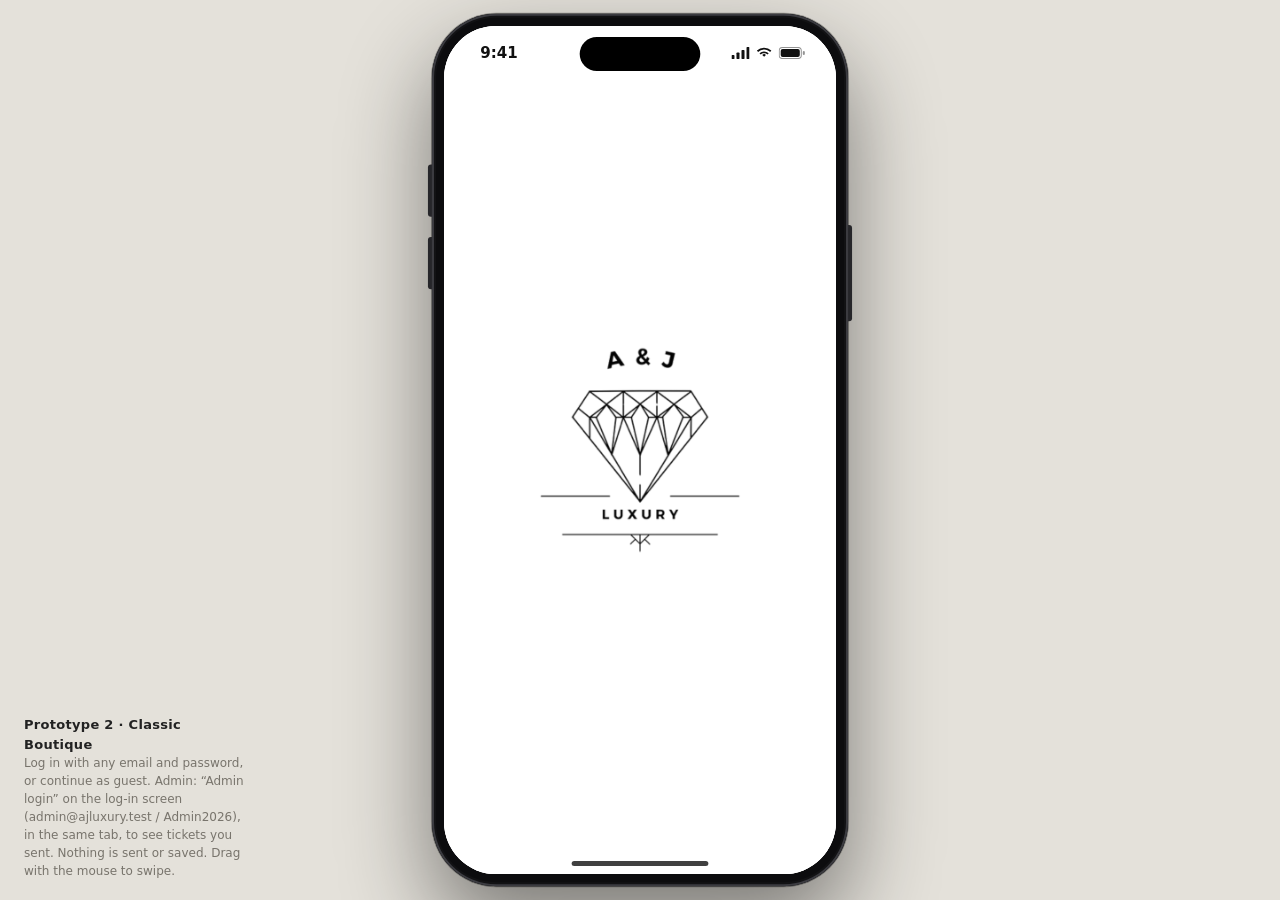
<file: prototype2/index.html>
<!doctype html>
<html lang="en-PH">
<head>
<meta charset="utf-8">
<meta name="viewport" content="width=device-width,initial-scale=1,viewport-fit=cover">
<meta name="theme-color" content="#ffffff">
<title>A&amp;J Luxury · Prototype 2 · Classic Boutique</title>
<link rel="icon" href="../shared/aj/logo.png">
<link rel="stylesheet" href="https://fonts.googleapis.com/css2?family=Poppins:wght@300;400;500;600&display=swap">
<link rel="stylesheet" href="../shared/phone.css">
<style>
/* Prototype 2 "Classic Boutique": white, black, hairlines, light uppercase Poppins (A&J's site font). Bottom tab bar, grid shopping, cart, step-by-step consign form.
   Uses A&J Luxury's logo, photos, item details and FAQ wording (shared/aj-brand.js, with A&J's permission). Orders, accounts, tickets and admin figures are samples. */
:root{--ink:#1b1b1b;--mute:#6f6c66;--line:#e8e5df;--surf:#f5f3ef;--err:#b3261e;--ok:#2e6b3a;--sw:1.5;
 --font:"Poppins","Segoe UI",system-ui,sans-serif;--fg:#000;--card:#fff;--field:#cfcbc3;--stage:#e4e1da;--bg:#fff;--sbc:#111;--hbc:#111;--capc:#78746c}
*{box-sizing:border-box;margin:0;padding:0;-webkit-tap-highlight-color:transparent}
[hidden]{display:none!important}
body{font:400 15px/1.5 var(--font);color:var(--ink)}
button,input,select,textarea{font:inherit;color:inherit}
a{color:inherit;text-decoration:none}
img{display:block;max-width:100%}
:focus-visible{outline:2px solid var(--fg);outline-offset:2px}
.i{width:24px;height:24px;fill:none;stroke:currentColor;stroke-width:var(--sw);stroke-linecap:round;stroke-linejoin:round;flex:none}
.i.s{width:18px;height:18px}

#app{position:absolute;inset:0;display:flex;flex-direction:column;padding-top:var(--sat);background:var(--bg)}
main{flex:1;overflow-x:hidden;overflow-y:auto;overscroll-behavior:contain;scrollbar-width:none}
main:focus-visible{outline:0}
main::-webkit-scrollbar{display:none}
.top{display:grid;grid-template-columns:104px 1fr 104px;align-items:center;min-height:62px;border-bottom:1px solid var(--line)}
.top.bare{display:none}
.top>div:last-child{display:flex;justify-content:flex-end}
.top .ib{width:44px;margin:0 2px}
.tt{text-align:center;font-size:13px;font-weight:400;letter-spacing:1.5px;text-transform:uppercase;white-space:nowrap;overflow:hidden;text-overflow:ellipsis}
.tt.wm{padding:0;line-height:0}
.logo{display:block;height:52px;width:auto;margin:0 auto}
.logo.s{height:40px;margin:0 0 0 12px}
.dark .logo{filter:invert(1)}
#splash{position:absolute;inset:0;z-index:150;display:grid;place-items:center;background:#fff;transition:opacity .45s}
#splash.off{opacity:0;pointer-events:none}
#splash .logo{height:230px;animation:in2 .9s both}
@keyframes in2{from{opacity:0;transform:scale(.94)}}
.ib{position:relative;width:48px;height:48px;margin:0 4px;display:grid;place-items:center;background:none;border:0;border-radius:50%;cursor:pointer}
.ib:active{background:#8882}
.dot{position:absolute;top:8px;right:6px;min-width:17px;height:17px;padding:0 4px;border-radius:9px;background:var(--fg);color:var(--card);font-size:10px;line-height:17px;text-align:center}
#gb{display:flex;align-items:center;justify-content:space-between;gap:8px;background:var(--surf);padding:2px 16px;font-size:12px;color:var(--mute)}
#gb button{background:none;border:0;font-weight:600;color:var(--fg);text-decoration:underline;cursor:pointer;min-height:36px}
.nav{display:flex;border-top:1px solid var(--line);padding-bottom:var(--sab);background:var(--card)}
.nav a{flex:1;display:flex;flex-direction:column;align-items:center;gap:2px;padding:8px 0 8px;font-size:11px;letter-spacing:.5px;color:var(--mute)}
.nav a[aria-current]{color:var(--fg);font-weight:600}
.nav a[aria-current] .i{stroke-width:2}

.btn{display:inline-flex;align-items:center;justify-content:center;gap:8px;min-height:48px;padding:0 24px;border:1px solid var(--fg);background:var(--fg);color:var(--card);font-weight:500;font-size:13px;letter-spacing:1.5px;text-transform:uppercase;cursor:pointer}
.btn.o{background:var(--card);color:var(--fg)}
.btn.blk{display:flex;width:100%}
.btn.sm{min-height:40px;padding:0 16px;font-size:12px}
.btn:active{opacity:.8}
.btn[disabled]{opacity:.4;cursor:default}
.lnk{background:none;border:0;text-decoration:underline;color:var(--fg);cursor:pointer}

/* Forms */
.login,.formpage{padding:24px}
.login{min-height:100%;display:flex;flex-direction:column;justify-content:center;padding-top:16px}
.brand{text-align:center;margin-bottom:24px}
.brand .logo{height:150px;margin-bottom:2px}
.brand span{font-size:12px;letter-spacing:4px;color:var(--mute);text-transform:uppercase}
.fld{display:block;margin-bottom:14px;position:relative}
.fld>span{display:block;font-size:12px;letter-spacing:.5px;color:var(--mute);margin-bottom:4px}
input[type=email],input[type=password],input[type=search],input[type=text],input[type=tel],input[type=number],input[type=date],select,textarea{width:100%;min-height:48px;padding:10px 12px;border:1px solid var(--field);border-radius:2px;background:var(--card);font-size:16px}
textarea{min-height:88px;resize:none}
[aria-invalid=true]{border-color:var(--err)!important}
.err{display:block;min-height:0;font-size:12px;color:var(--err);margin-top:3px}
.eye{position:absolute;right:2px;bottom:0;width:48px;height:48px;display:grid;place-items:center;border:0;background:none;cursor:pointer}
.or{display:flex;align-items:center;gap:12px;margin:16px 0;color:var(--mute);font-size:12px}
.or::before,.or::after{content:"";flex:1;height:1px;background:var(--line)}
.fine{margin-top:16px;font-size:13px;color:var(--mute);text-align:center}
.chk{display:flex;gap:10px;align-items:flex-start;padding:6px 0;font-size:14px}
.chk input{width:22px;height:22px;margin-top:1px;accent-color:var(--fg);flex:none}
.opts{display:grid;gap:8px;margin-bottom:14px}
.opt{display:flex;gap:12px;align-items:center;padding:12px;border:1px solid var(--field);cursor:pointer}
.opt:has(input:checked){border-color:var(--fg);background:var(--surf)}
.opt input{accent-color:var(--fg);width:20px;height:20px}
.opt small{display:block;color:var(--mute);font-size:12px;line-height:1.3}
.sw{position:relative;width:48px;height:28px;flex:none}
.sw input{appearance:none;width:48px;height:28px;border-radius:14px;background:var(--field);cursor:pointer;transition:background .2s}
.sw input:checked{background:var(--fg)}
.sw::after{content:"";position:absolute;left:3px;top:3px;width:22px;height:22px;border-radius:50%;background:var(--card);transition:transform .2s;pointer-events:none}
.sw:has(input:checked)::after{transform:translateX(20px)}

/* Home */
.snap{display:flex;overflow-x:auto;scroll-snap-type:x mandatory;scrollbar-width:none}
.snap::-webkit-scrollbar{display:none}
.snap>*{flex:none;scroll-snap-align:start}
.slide{width:100%;display:flex;align-items:center;gap:8px;padding:24px 0 24px 24px;min-height:220px;background:var(--sb,#ece8e1);color:var(--sf,#1b1b1b)}
.slide>div{flex:1}
.slide small{font-size:11px;letter-spacing:3px;text-transform:uppercase;opacity:.7}
.slide h1{font-size:22px;font-weight:300;line-height:1.25;margin:6px 0 16px}
.slide img{width:140px;height:170px;object-fit:cover;flex:none;margin-right:20px;border:1px solid #0002}
.dots{display:flex;justify-content:center;gap:6px;padding:10px}
.dots i{width:6px;height:6px;border-radius:50%;background:var(--field)}
.dots i.on{background:var(--fg);width:18px;border-radius:3px}
.sec{display:flex;justify-content:space-between;align-items:baseline;padding:26px 16px 10px}
.sec h2{font-size:20px;font-weight:300;letter-spacing:1px;text-transform:uppercase}
.sec a{font-size:13px;text-decoration:underline;color:var(--mute)}
.tiles{display:grid;grid-template-columns:repeat(6,1fr);gap:6px;padding:0 16px} /* A&J has five categories: three tiles, then two wider ones */
.tile{position:relative;grid-column:span 2;aspect-ratio:1;overflow:hidden}
.tile:nth-child(n+4){grid-column:span 3;aspect-ratio:1.5}
.tile img{width:100%;height:100%;object-fit:cover}
.tile span{position:absolute;left:0;right:0;bottom:0;padding:5px 4px;background:#000b;color:#fff;font-size:11px;letter-spacing:1.5px;text-align:center;text-transform:uppercase}
.row{display:flex;gap:12px;overflow-x:auto;padding:0 16px 8px;scrollbar-width:none}
.row .card{flex:0 0 150px}
.trust{display:grid;grid-template-columns:repeat(3,1fr);gap:8px;padding:8px 16px 0}
.trust a{display:flex;flex-direction:column;align-items:center;gap:6px;padding:14px 4px;border:1px solid var(--line);text-align:center;font-size:12px;line-height:1.3}
.band{margin:28px 0 0;padding:32px 24px;background:#000;color:#fff;text-align:center}
.band h2{font-size:24px;font-weight:300;line-height:1.2;margin-bottom:8px}
.band p{color:#bbb;margin-bottom:18px}
.help{display:flex;align-items:center;gap:14px;margin:24px 16px 0;padding:16px;border:1px solid var(--line)}
.help p{flex:1;font-size:14px}
.steps{padding:0 16px;list-style:none;counter-reset:s}
.steps li{counter-increment:s;display:flex;gap:12px;padding:8px 0}
.steps li::before{content:counter(s);flex:none;width:28px;height:28px;border:1px solid var(--fg);border-radius:50%;display:grid;place-items:center;font-size:12px}
.foot{display:flex;flex-wrap:wrap;gap:6px 18px;justify-content:center;padding:28px 16px 8px;font-size:13px}
.foot a{text-decoration:underline;color:var(--mute)}
.note{margin:16px;padding:12px;background:var(--surf);font-size:12px;color:var(--mute)}

/* Cards + shop */
.card{position:relative;min-width:0}
.card img{width:100%;aspect-ratio:1;object-fit:cover;background:var(--surf)}
.card .b{margin-top:8px;font-size:11px;letter-spacing:1px;text-transform:uppercase;color:var(--mute)}
.card .t{font-size:14px;font-weight:300;line-height:1.35;display:-webkit-box;-webkit-line-clamp:2;-webkit-box-orient:vertical;overflow:hidden}
.card .pr{font-weight:500}
.badge{position:absolute;left:6px;top:6px;padding:1px 7px;background:var(--card);font-size:10px;letter-spacing:1px;text-transform:uppercase}
.heart{width:44px;height:44px;display:grid;place-items:center;border:0;background:none;cursor:pointer}
.card .heart{position:absolute;top:0;right:0}
.card .heart .i{background:var(--card);border-radius:50%;padding:4px;width:30px;height:30px}
.heart.on .i{fill:currentColor}
.grid{display:grid;grid-template-columns:1fr 1fr;gap:22px 12px;padding:16px}
.tool{display:flex;gap:8px;padding:12px 16px 0}
.tool select{width:auto;padding:0 8px}
.tool .ib{margin:0;width:48px;border:1px solid var(--field);border-radius:2px;flex:none}
.chips{display:flex;gap:8px;overflow-x:auto;padding:12px 16px 0;scrollbar-width:none}
.chip{flex:none;display:inline-flex;align-items:center;min-height:40px;padding:0 16px;border:1px solid var(--field);border-radius:20px;background:var(--card);cursor:pointer;white-space:nowrap;font-size:14px}
.chip[aria-pressed=true],.chip[aria-current]{background:var(--fg);color:var(--card);border-color:var(--fg)}
.cnt{padding:12px 16px 0;color:var(--mute);font-size:13px}
.empty{padding:48px 24px;text-align:center;color:var(--mute)}
.empty .i{width:40px;height:40px;margin:0 auto 12px;stroke-width:1}
.empty .btn{margin-top:16px}

/* Product */
.gal{background:var(--surf)}
.gal .snap>*{width:100%}
.gal img{width:100%;aspect-ratio:1;object-fit:cover;cursor:zoom-in}
.gbar{display:flex;align-items:center;justify-content:space-between;padding:0 16px 0 0;border-bottom:1px solid var(--line)}
.thumbs{display:flex;gap:6px;overflow-x:auto;padding:8px 16px;scrollbar-width:none}
.thumbs button{flex:none;width:52px;height:52px;padding:0;border:1px solid var(--line);background:none;cursor:pointer}
.thumbs img{width:100%;height:100%;object-fit:cover}
.pad{padding:16px}
.tag{display:inline-block;border:1px solid var(--fg);padding:2px 8px;font-size:11px;letter-spacing:1.5px;text-transform:uppercase}
.pbrand{margin-top:8px;font-size:12px;letter-spacing:2px;text-transform:uppercase;color:var(--mute)}
.pt{font-size:23px;font-weight:300;line-height:1.25;margin:4px 0 8px}
.price{font-size:21px;font-weight:500}
.facts{margin:16px 0 0;display:grid;grid-template-columns:auto 1fr;gap:6px 16px}
.facts dt{color:var(--mute)}
details{border-top:1px solid var(--line)}
details:last-of-type{border-bottom:1px solid var(--line)}
summary{display:flex;justify-content:space-between;align-items:center;min-height:54px;padding:0 16px;font-weight:500;letter-spacing:.5px;cursor:pointer;list-style:none}
summary::-webkit-details-marker{display:none}
details[open] summary .i{transform:rotate(180deg)}
.dbody{padding:0 16px 16px;color:var(--mute)}
.dbody p+p{margin-top:8px}
.dbody a{text-decoration:underline;color:var(--ink)}
.buy{position:sticky;bottom:0;display:flex;gap:8px;align-items:center;padding:10px 12px;background:var(--card);border-top:1px solid var(--line)}
.buy .btn{flex:1;padding:0 6px;font-size:12px;letter-spacing:1px}
.buy .btn.ibtn{flex:0 0 48px;padding:0}
.cover{width:100%;height:230px;object-fit:cover;object-position:50% 62%}
.crow{display:flex;align-items:center;border-bottom:1px solid var(--line)}
.crow .item{flex:1;min-width:0;border-bottom:0}
.tot{display:flex;justify-content:space-between;align-items:baseline;padding:16px;font-size:15px}
.tot b{font-size:21px;font-weight:500}

/* Chat */
.chat{display:flex;flex-direction:column;min-height:100%}
.log{flex:1;padding:16px;display:flex;flex-direction:column;gap:10px}
.m{max-width:86%;padding:10px 14px;border-radius:14px;white-space:pre-line;line-height:1.45}
.m.bot{align-self:flex-start;background:var(--surf);border-bottom-left-radius:3px}
.m.me{align-self:flex-end;background:var(--fg);color:var(--card);border-bottom-right-radius:3px}
.m small{display:block;margin-top:6px;color:var(--mute);font-size:11px;line-height:1.3}
.m .btn{margin-top:10px;white-space:normal}
.typing i{display:inline-block;width:7px;height:7px;margin:0 2px;border-radius:50%;background:#9a968e;animation:b 1s infinite}
.typing i:nth-child(2){animation-delay:.15s}.typing i:nth-child(3){animation-delay:.3s}
@keyframes b{0%,60%,100%{transform:translateY(0)}30%{transform:translateY(-4px)}}
.qs{position:sticky;bottom:64px;display:flex;gap:8px;overflow-x:auto;padding:8px 16px;background:linear-gradient(transparent,var(--card) 30%);scrollbar-width:none}
.send{position:sticky;bottom:0;display:flex;gap:8px;padding:8px 12px;background:var(--card);border-top:1px solid var(--line)}
.send input{flex:1;border-radius:24px}
.send .btn{padding:0;width:48px;border-radius:50%}

/* Lists, account, timeline */
.list{padding:0}
.lr{display:flex;align-items:center;gap:14px;min-height:56px;padding:6px 16px;border-bottom:1px solid var(--line);width:100%;background:none;border-left:0;border-right:0;border-top:0;text-align:left;cursor:pointer}
.lr span{flex:1}
.lr small{color:var(--mute)}
.lh{padding:20px 16px 6px;font-size:12px;letter-spacing:2px;text-transform:uppercase;color:var(--mute)}
.me{display:flex;align-items:center;gap:14px;padding:20px 16px}
.av{width:56px;height:56px;border-radius:50%;background:var(--fg);color:var(--card);display:grid;place-items:center;font-size:22px;font-weight:300}
.me b{display:block;font-size:18px;font-weight:400}
.me small{color:var(--mute)}
.item{display:flex;gap:12px;padding:12px 16px;border-bottom:1px solid var(--line)}
.item img{width:72px;height:72px;object-fit:cover;flex:none}
.item div{flex:1;min-width:0}
.item b{display:block;font-weight:400;font-size:14px;line-height:1.3}
.item small{color:var(--mute)}
.pill{display:inline-block;margin-top:4px;padding:1px 10px;border:1px solid var(--fg);border-radius:12px;font-size:11px;letter-spacing:1px;text-transform:uppercase}
.tl{list-style:none;margin:8px 0;padding-left:4px}
.tl li{position:relative;padding:0 0 18px 30px;color:var(--mute)}
.tl li::before{content:"";position:absolute;left:0;top:3px;width:14px;height:14px;border-radius:50%;border:1px solid #9a968e;background:var(--card)}
.tl li::after{content:"";position:absolute;left:7px;top:20px;bottom:-1px;width:1px;background:var(--line)}
.tl li:last-child::after{display:none}
.tl li.on{color:var(--ink);font-weight:500}
.tl li.on::before{background:var(--fg);border-color:var(--fg)}
.hero2{text-align:center;padding:28px 24px 8px}
.hero2 .ok{width:56px;height:56px;margin:0 auto 12px;border-radius:50%;background:var(--fg);color:var(--card);display:grid;place-items:center}
.hero2 h1{font-size:24px;font-weight:300}
.hero2 p{color:var(--mute);margin-top:4px}
.kv{display:grid;grid-template-columns:auto 1fr;gap:6px 16px;padding:12px 16px;border-top:1px solid var(--line);border-bottom:1px solid var(--line);margin:16px 0}
.kv dt{color:var(--mute)}
.kv dd{text-align:right}
.info{padding:8px 16px 24px}
.info h3{font-size:14px;letter-spacing:2px;text-transform:uppercase;margin:20px 0 6px}
.info p{margin-top:10px}
.info ul{margin:8px 0 0 20px}
.pend{padding:10px 12px;background:var(--surf);color:var(--mute);font-size:12px}
.gate{padding:64px 24px;text-align:center}
.gate h1{font-size:22px;font-weight:300;margin:12px 0 6px}
.gate p{color:var(--mute);margin-bottom:20px}
.gate .btn{margin-top:8px}

/* Consign wizard */
.prog{display:flex;gap:4px;padding:16px 16px 0}
.prog i{flex:1;height:3px;background:var(--line)}
.prog i.on{background:var(--fg)}
.stp{padding:8px 16px 0;font-size:12px;letter-spacing:2px;text-transform:uppercase;color:var(--mute)}
.slots{display:grid;grid-template-columns:repeat(3,1fr);gap:8px;margin:8px 0}
.slot{position:relative;aspect-ratio:1;display:flex;flex-direction:column;align-items:center;justify-content:center;gap:4px;padding:4px;border:1px dashed #9a968e;background:var(--card);font-size:11px;line-height:1.2;text-align:center;cursor:pointer;overflow:hidden}
.slot img{position:absolute;inset:0;width:100%;height:100%;object-fit:cover}
.slot .ph,.item .ph{display:grid;place-items:center;background:var(--surf)}
.slot .ph{position:absolute;inset:0}
.item .ph{width:72px;height:72px;flex:none}
.slot em{position:absolute;left:0;right:0;bottom:0;padding:2px;background:#000b;color:#fff;font-style:normal}
.slot.on{border-style:solid;border-color:var(--fg)}
.slot b{font-weight:500;color:var(--err)}
.wiz{position:sticky;bottom:0;display:flex;gap:8px;padding:10px 12px;background:var(--card);border-top:1px solid var(--line)}
.wiz .btn{flex:1}

/* Sheet + toast */
.sheet{position:absolute;inset:0;z-index:50;display:flex;align-items:flex-end}
.scrim{position:absolute;inset:0;background:#0008}
.panel{position:relative;width:100%;max-height:88%;overflow-y:auto;padding:24px 16px calc(20px + var(--sab));background:var(--card);border-radius:18px 18px 0 0;display:grid;gap:8px}
.panel h2{font-size:19px;font-weight:400}
.panel p{color:var(--mute);margin-bottom:8px}
.panel.lb{height:100%;max-height:none;border-radius:0;background:#000;padding:var(--sat) 0 var(--sab);align-content:center}
.lb .x{position:absolute;top:calc(var(--sat) + 4px);right:8px;color:#fff;z-index:2}
.lb img{width:100%;aspect-ratio:1;object-fit:cover}
.lb p{color:#ccc;text-align:center;font-size:13px}
.grpt{display:flex;flex-wrap:wrap;gap:8px}
.toast{position:absolute;left:16px;right:16px;bottom:calc(var(--sab) + 70px);z-index:60;padding:12px 16px;background:var(--ink);color:var(--card);font-size:14px;text-align:center;opacity:0;pointer-events:none;transition:opacity .25s}
.toast.on{opacity:1}

/* Motion, tap feedback, swipe affordances, intro */
main>*{animation:in .3s cubic-bezier(.2,.7,.2,1) both}
main.still>*{animation:none}
main.bwd>*{animation-name:inb}
@keyframes in{from{opacity:0;transform:translateX(16px)}}
@keyframes inb{from{opacity:0;transform:translateX(-16px)}}
.card>a,.tile,.trust a,.help,.chip,.item,.thumbs button{transition:transform .15s}
.card>a:active,.tile:active,.trust a:active,.help:active,.chip:active,.item:active,.thumbs button:active{transform:scale(.97)}
.lr:active{opacity:.6}
.nav{position:relative;z-index:5}
.nav a{position:relative}
.nav a::before{content:"";position:absolute;top:-1px;left:50%;width:0;height:2px;background:var(--fg);transition:left .25s,width .25s}
.nav a[aria-current]::before{left:25%;width:50%}
.panel:not(.lb)::before{content:"";justify-self:center;width:36px;height:4px;margin:-12px 0 4px;border-radius:2px;background:var(--field)}
.lb .snap>*{width:100%}
.intro{height:100%;display:flex;flex-direction:column}
.intro .snap{flex:1}
.intro section{width:100%;display:flex;flex-direction:column;justify-content:center;align-items:center;padding:24px 36px;text-align:center}
.intro img{width:230px;height:290px;object-fit:cover;margin-bottom:24px;border:1px solid var(--line)}
.intro .logo{width:auto;height:64px;margin:0 auto 14px;border:0;object-fit:contain}
.intro h1{font-size:22px;font-weight:300;line-height:1.25;letter-spacing:.3px;margin-bottom:10px}
.intro p{color:var(--mute)}
.ibar{display:flex;justify-content:space-between;align-items:center;padding:4px 24px 20px}

/* Support tickets + admin */
.pill.on{background:var(--fg);color:var(--card)}
.m.you{align-self:flex-end;background:var(--fg);color:var(--card);border-bottom-right-radius:3px}
.m.you small{color:inherit;opacity:.7}
.sysm{align-self:center;font-size:11px;letter-spacing:.5px;color:var(--mute);text-align:center}
.two{display:flex;gap:8px}
.two>*{flex:1;min-width:0}
.kpis{display:grid;grid-template-columns:1fr 1fr;gap:8px;padding:12px 16px 0}
.kpi{padding:12px;border:1px solid var(--line);min-width:0}
.kpi small{display:block;font-size:11px;letter-spacing:1px;text-transform:uppercase;color:var(--mute);white-space:nowrap;overflow:hidden;text-overflow:ellipsis}
.kpi b{display:block;font-size:22px;font-weight:400;line-height:1.25;overflow-wrap:anywhere}
.kpi span{display:block;font-size:11px;line-height:1.3;color:var(--mute)}
.ch{margin:0 16px;padding:10px 12px 8px;border:1px solid var(--line);--ch:var(--fg);--chg:var(--line);--cht:var(--mute)}
.ch-r{min-height:18px;margin-bottom:4px;font-size:12px;color:var(--mute)}
.ch-s{display:block;width:100%;height:auto;overflow:visible}
.ch-b{fill:var(--ch)}
.ch g:hover .ch-b{opacity:.7}
.ch-g{stroke:var(--chg);stroke-width:1}
.ch-ax{font:11px var(--font);fill:var(--cht)}
.ch-v{font:500 11px var(--font);fill:var(--ink)}
.tbl{width:100%;border-collapse:collapse;font-size:12px}
.tbl th,.tbl td{padding:8px 4px;border-bottom:1px solid var(--line);text-align:left;vertical-align:top}
.tbl th{font-size:10px;font-weight:500;letter-spacing:1px;text-transform:uppercase;color:var(--mute)}
.tbl th:last-child,.tbl td:last-child{text-align:right}
.tbl td{white-space:nowrap}
.tbl td.w{white-space:normal}

/* Dark mode (Account > Dark mode) */
.screen.dark{--ink:#ece8e1;--mute:#a29e96;--line:#2e2c29;--surf:#1d1c1a;--bg:#121211;--fg:#f3efe8;--card:#121211;--field:#4b4842;--err:#f2867b;--ok:#7fc08c;
 --sbc:#f3efe8;--hbc:#f3efe8;--gbg:#1d1c1a;--gfg:#f3efe8;color:var(--ink);color-scheme:dark}
.dark .band{background:var(--surf)}
@media(prefers-reduced-motion:reduce){*{transition:none!important;animation:none!important}}
</style>
</head>
<body>
<div class="stage">
 <div class="phone">
  <div class="screen" id="screen">
   <div id="app">
    <header class="top" id="top"></header>
    <div id="gb" hidden><span>Guest mode · view only</span><button data-act="login">Log in</button></div>
    <main id="main" tabindex="-1"></main>
    <nav class="nav" id="nav" aria-label="Primary" hidden></nav>
    <div class="sheet" id="sheet" hidden><div class="scrim" data-act="close"></div><div class="panel" id="panel" role="dialog" aria-modal="true" data-dismiss="close" data-dir="down"></div></div>
    <div class="toast" id="toast" role="status" aria-live="polite"></div>
   </div>
   <div id="splash" aria-hidden="true"><img class="logo" src="../shared/aj/logo.png" alt=""></div>
  </div>
 </div>
 <div class="cap"><b>Prototype 2 · Classic Boutique</b>Log in with any email and password, or continue as guest. Admin: “Admin login” on the log-in screen (admin@ajluxury.test / Admin2026), in the same tab, to see tickets you sent. Nothing is sent or saved. Drag with the mouse to swipe.</div>
</div>

<script src="../shared/aj-brand.js"></script>
<script src="../shared/core.js"></script>
<script>
const {$, $$, esc, peso, ic, S, ITEMS, CATS, BRANDS, isGuest, toast, pic, item, catName, D, req, ticked, mobileRule, emailRule, validate, fld, sel, chk, B} = AJ;
const art = (p, v, cap) => pic(p, 'line', v, cap);
const LOGO = `<img class="logo" src="${B.logo}" alt="A&amp;J Luxury">`;
const photo = f => B.dir + f;
const splash = $('#splash'), hideSplash = () => { splash.classList.add('off'); setTimeout(() => splash.remove(), 500); }; // logo screen on first load: fades out by itself, or on tap
splash.addEventListener('click', hideSplash); setTimeout(hideSplash, 1400);
let q = '', sort = 'featured';
const F = {brands: new Set(), cond: 'any', price: 'any'};
let W = {step: 0, photos: new Set()}; // consign wizard
let tf = 'all', af = 'active', aq = '', aper = 30, rep = null; // support ticket filter; admin queue, search, dashboard period, last report
S.msgs.push({who: 'bot', text: AJ.GREETING});
const MEMBER = 'wishlist cart cartinquire inquire inquiries inquiry consignform consignments consignment settings ticketnew ticket'.split(' '); // routes guests can't open
const STAFF = 'admin atickets aticket areports ateam'.split(' '); // admin routes: staff only

/* ---------- small helpers ---------- */
const heartBtn = id => `<button class="heart ${S.wish.has(id) ? 'on' : ''}" data-act="wish" data-id="${id}" aria-pressed="${S.wish.has(id)}" aria-label="Wishlist">${ic('heart')}</button>`;
const card = p => `<article class="card"><a href="#/p/${p.id}"><img loading="lazy" src="${art(p)}" alt="${esc(p.brand + ' ' + p.title)}">${p.isNew ? '<span class="badge">New</span>' : ''}
  <div class="b">${esc(p.brand)}</div><div class="t">${esc(p.title)}</div><div class="pr">${peso(p.price)}</div></a>${heartBtn(p.id)}</article>`;
const radios = (name, list) => `<div class="opts">${list.map(([v, t, s]) => `<label class="opt"><input type="radio" name="${name}" value="${v}" ${(D[name] || list[0][0]) === v ? 'checked' : ''}><span>${t}${s ? `<small>${s}</small>` : ''}</span></label>`).join('')}</div>`;
const money = n => n ? peso(+n) : '';
const filtered = () => {
  const w = q.toLowerCase().split(/\s+/).filter(Boolean);
  return ITEMS.filter(p => (cat === 'all' || p.cat === cat) && w.every(x => (p.brand + ' ' + p.title).toLowerCase().includes(x))
    && (!F.brands.size || F.brands.has(p.brand)) && (F.cond === 'any' || (F.cond === 'new') === p.isNew)
    && (F.price === 'any' || (F.price === 'lo' ? p.price < 30000 : F.price === 'mid' ? p.price >= 30000 && p.price <= 100000 : p.price > 100000)));
};
let cat = 'all';
const nFilters = () => F.brands.size + (F.cond !== 'any') + (F.price !== 'any');

/* ---------- sheets ---------- */
function openSheet(html, cls = '') {
  $('#panel').className = 'panel ' + cls; $('#panel').innerHTML = html; $('#sheet').hidden = false;
  $('#panel').querySelector('button,input,a')?.focus({preventScroll: true});
}
const closeSheet = () => $('#sheet').hidden = true;
// Guests are view-only: any account action asks them to log in.
function gate(what) {
  if (!isGuest()) return false;
  openSheet(`<h2>Log in to ${esc(what)}</h2><p>Guest mode is view only. Log in or create a free account to continue.</p>
   <button class="btn blk" data-act="login">Log in</button><button class="btn o blk" data-act="close">Keep browsing</button>`);
  return true;
}
const gateView = what => `<div class="gate">${ic('lock')}<h1>Log in to ${esc(what)}</h1><p>You’re browsing as a guest. Guests can browse, search, read FAQs and use Help.</p>
  <button class="btn" data-act="login">Log in</button><br><a class="lnk" href="#/home">Keep browsing</a></div>`;

/* ---------- views: auth ---------- */
function vWelcome() {
  return `<div class="intro"><div class="snap" id="intro" data-dots="ind">${AJ.INTRO.map(([t, s, f]) => `<section>${LOGO}<img src="${photo(f)}" alt=""><h1>${t}</h1><p>${s}</p></section>`).join('')}</div>
  <div class="dots" id="ind">${AJ.INTRO.map((_, k) => `<i class="${k ? '' : 'on'}"></i>`).join('')}</div>
  <div class="ibar"><a class="lnk" href="#/login">Skip</a><button class="btn" id="inext" data-act="inext">Next</button></div></div>`;
}
function vLogin() {
  return `<div class="login"><div class="brand">${LOGO}<span>Buy &amp; Consign</span></div>
  <form id="loginform" novalidate>
   ${fld('Email', 'email', {type: 'email', ac: 'email'})}
   <label class="fld"><span>Password</span><input type="password" name="pw" autocomplete="current-password" value="${esc(D.pw || '')}"><button type="button" class="eye" data-act="eye" aria-label="Show password">${ic('eye')}</button><small class="err" data-for="pw"></small></label>
   <button class="btn blk" type="submit">Log in</button></form>
  <p class="fine"><a class="lnk" href="#/forgot">Forgot password?</a></p>
  <div class="or">or</div>
  <button class="btn o blk" data-act="guest">Continue as guest (view only)</button>
  <p class="fine">No account? <a class="lnk" href="#/signup">Create one</a></p>
  <p class="fine" style="font-size:12px">Prototype: any email and password works. <a class="lnk" href="#/welcome">View intro</a></p>
  <p class="fine" style="font-size:12px">A&amp;J staff? <a class="lnk" href="#/adminlogin">Admin login</a></p></div>`;
}
function vAdminLogin() {
  return `<div class="login"><div class="brand">${LOGO}<span>Staff · Admin console</span></div>
  <form id="adminform" novalidate>${fld('Staff email', 'aemail', {type: 'email', ac: 'username'})}
   <label class="fld"><span>Password</span><input type="password" name="apw" autocomplete="current-password" value="${esc(D.apw || '')}"><button type="button" class="eye" data-act="eye" aria-label="Show password">${ic('eye')}</button><small class="err" data-for="apw"></small></label>
   <button class="btn blk" type="submit">Log in to admin</button></form>
  <p class="fine" style="font-size:12px">Prototype staff account: <b>${AJ.ADMIN.email}</b>, password <b>${AJ.ADMIN.pw}</b>. Customer and guest logins can’t open admin screens.</p>
  <p class="fine"><a class="lnk" href="#/login">Back to customer log in</a></p></div>`;
}
function vSignup() {
  return `<div class="formpage"><a class="lnk" href="#/login" style="display:inline-flex;align-items:center;gap:6px;margin-bottom:12px">${ic('back', 's')} Back to log in</a>
  <h1 style="font-size:26px;font-weight:300;margin-bottom:16px">Create account</h1>
  <form id="signupform" novalidate>${fld('Full name', 'name', {ac: 'name'})}${fld('Email', 'email', {type: 'email', ac: 'email'})}${fld('Mobile number', 'mobile', {type: 'tel', ac: 'tel', ph: '09XX XXX XXXX'})}
   <label class="fld"><span>Password (8+ characters)</span><input type="password" name="pw" autocomplete="new-password" value="${esc(D.pw || '')}"><button type="button" class="eye" data-act="eye" aria-label="Show password">${ic('eye')}</button><small class="err" data-for="pw"></small></label>
   ${chk('terms', 'I agree to the <a class="lnk" href="#/info/terms">Terms</a> and <a class="lnk" href="#/info/privacy">Privacy notice</a>.', '<small class="err" data-for="terms"></small>')}
   <button class="btn blk" type="submit" style="margin-top:12px">Create account</button></form></div>`;
}
function vForgot() {
  const sent = D.sent;
  return `<div class="formpage"><a class="lnk" href="#/login" style="display:inline-flex;align-items:center;gap:6px;margin-bottom:12px">${ic('back', 's')} Back to log in</a>
  <h1 style="font-size:26px;font-weight:300;margin-bottom:8px">Reset password</h1>
  ${sent ? `<p>If an account exists for <b>${esc(D.email)}</b>, a reset link would be sent. In this prototype, no email is sent.</p><a class="btn blk" href="#/login" style="margin-top:20px" data-act="clearsent">Back to log in</a>`
  : `<p style="color:var(--mute);margin-bottom:16px">Enter your email and we’ll send a reset link.</p><form id="forgotform" novalidate>${fld('Email', 'email', {type: 'email', ac: 'email'})}<button class="btn blk" type="submit">Send reset link</button></form>`}</div>`;
}

/* ---------- views: browse ---------- */
function vHome() {
  const slides = [
    ['#ece8e1', '#1b1b1b', 'Shop bags', 'Authenticated<br>luxury bags', 'Shop now', '#/shop/bags', B.img.heroBags],
    ['#1b1b1b', '#fff', 'Consign with us', 'Turn pre-loved<br>into cash', 'How it works', '#/consign', B.img.promo],
    ['#dfe4df', '#1b1b1b', 'Layaway', '30% down,<br>pay monthly', 'See terms', '#/info/layaway', B.img.heroSlg]];
  return `<div class="snap" id="hero" data-dots="hd">${slides.map(([b, f, k, h, c, href, i]) => `<section class="slide" style="--sb:${b};--sf:${f}"><div><small>${k}</small><h1>${h}</h1>
    <a class="btn ${f === '#fff' ? 'o' : ''} sm" href="${href}">${c}</a></div><img src="${photo(i)}" alt=""></section>`).join('')}</div>
  <div class="dots" id="hd">${slides.map((_, i) => `<i class="${i ? '' : 'on'}"></i>`).join('')}</div>
  <div class="sec" style="padding-top:12px"><h2>Shop by category</h2></div>
  <div class="tiles">${CATS.map(([c, l]) => `<a class="tile" href="#/shop/${c}"><img src="${photo(B.tile[c])}" alt=""><span>${l}</span></a>`).join('')}</div>
  <div class="sec"><h2>Brand new</h2><a href="#/shop">See all</a></div>
  <div class="row">${ITEMS.filter(p => p.isNew).map(card).join('')}</div>
  <div class="sec"><h2>Pre-loved picks</h2><a href="#/shop">See all</a></div>
  <div class="row">${[...ITEMS].reverse().filter(p => !p.isNew).slice(0, 8).map(card).join('')}</div>
  <div class="trust"><a href="#/info/authenticity">${ic('shield')}Authenticity</a><a href="#/info/shipping">${ic('truck')}Delivery</a><a href="#/info/layaway">${ic('card')}Layaway</a></div>
  <section class="band"><h2>Have something to sell?</h2><p>Consign with A&amp;J, or ask about selling for cash.</p><a class="btn o" href="#/consign">Consign with us</a></section>
  <a class="help" href="#/chat">${ic('chat')}<p><b>Questions?</b><br>Ask the Help assistant about buying, shipping, payment or consigning.</p>${ic('next')}</a>
  <div class="sec"><h2>How it works</h2></div>
  <ol class="steps"><li>Browse items with condition and inclusions listed.</li><li>Send an inquiry; the A&amp;J team confirms availability.</li><li>Pay, then receive your item. Questions? Ask Help.</li></ol>
  <div class="foot"><a href="#/faqs">FAQs</a><a href="#/support">Support</a><a href="#/contact">Visit us</a><a href="#/info/terms">Terms</a><a href="#/info/privacy">Privacy</a></div>
  <p class="note">Prototype: items, prices and photos are from A&amp;J Luxury’s listings. Orders, accounts, tickets and admin figures are samples. ${esc(B.note)}</p>`;
}
function list() {
  let l = filtered();
  if (sort === 'asc') l = [...l].sort((a, b) => a.price - b.price);
  if (sort === 'desc') l = [...l].sort((a, b) => b.price - a.price);
  return `<p class="cnt">${l.length} item${l.length === 1 ? '' : 's'}</p>` + (l.length ? `<div class="grid">${l.map(card).join('')}</div>`
    : `<div class="empty">${ic('search')}<p>No items found.<br>Try another word, category or filter.</p><button class="btn o" data-act="clear">Clear search &amp; filters</button></div>`);
}
function vShop(arg) {
  cat = CATS.some(c => c[0] === arg) ? arg : 'all';
  return `<div class="tool"><input type="search" id="q" placeholder="Search brand or item" aria-label="Search" value="${esc(q)}">
   <select id="sort" aria-label="Sort"><option value="featured">Featured</option><option value="asc" ${sort === 'asc' ? 'selected' : ''}>Price ↑</option><option value="desc" ${sort === 'desc' ? 'selected' : ''}>Price ↓</option></select>
   <button class="ib" data-act="filters" aria-label="Filters">${ic('filter')}${nFilters() ? `<span class="dot">${nFilters()}</span>` : ''}</button></div>
  <div class="chips">${[['all', 'All'], ...CATS].map(([c, l]) => `<a class="chip" href="#/shop/${c}" ${cat === c ? 'aria-current="true"' : ''}>${l}</a>`).join('')}</div>
  <div id="list" data-swipe="swcat">${list()}</div>`;
}
function filterSheet() {
  const n = filtered().length, pr = [['any', 'Any price'], ['lo', 'Under ₱30,000'], ['mid', '₱30,000 – ₱100,000'], ['hi', 'Over ₱100,000']];
  openSheet(`<h2>Filters</h2><div class="lh" style="padding:8px 0 0">Brand</div><div class="grpt">${BRANDS.map(b => `<button class="chip" aria-pressed="${F.brands.has(b)}" data-act="fbrand" data-v="${esc(b)}">${esc(b)}</button>`).join('')}</div>
   <div class="lh" style="padding:12px 0 0">Condition</div><div class="grpt">${[['any', 'Any'], ['new', 'Brand new'], ['pre', 'Pre-loved']].map(([v, l]) => `<button class="chip" aria-pressed="${F.cond === v}" data-act="fcond" data-v="${v}">${l}</button>`).join('')}</div>
   <div class="lh" style="padding:12px 0 0">Price</div><div class="grpt">${pr.map(([v, l]) => `<button class="chip" aria-pressed="${F.price === v}" data-act="fprice" data-v="${v}">${l}</button>`).join('')}</div>
   <div style="display:flex;gap:8px;margin-top:12px"><button class="btn o" style="flex:1" data-act="freset">Reset</button><button class="btn" style="flex:2" data-act="fdone">Show ${n} item${n === 1 ? '' : 's'}</button></div>`);
}

function vProduct(id) {
  const p = item(id); if (!p) return `<div class="empty">${ic('search')}<p>Item not found.</p><a class="btn" href="#/shop">Back to shop</a></div>`;
  const f = (k, v) => `<dt>${k}</dt><dd>${esc(v)}</dd>`;
  const more = ITEMS.filter(x => x.cat === p.cat && x.id !== p.id).slice(0, 4);
  const inCart = S.cart.has(p.id);
  return `<div class="gal"><div class="snap" id="gal" data-dots="gd">${p.views.map((v, i) => `<div><img src="${art(p, v)}" alt="${esc(p.brand + ' ' + p.title)}" data-act="zoom" data-i="${i}"></div>`).join('')}</div></div>
  ${p.views.length > 1 ? `<div class="gbar"><div class="thumbs">${p.views.map((v, i) => `<button data-act="thumb" data-i="${i}" aria-label="${v}"><img src="${art(p, v, false)}" alt=""></button>`).join('')}</div><div class="dots" id="gd" style="padding:0">${p.views.map((_, i) => `<i class="${i ? '' : 'on'}"></i>`).join('')}</div></div>` : ''}
  <div class="pad"><span class="tag">${p.isNew ? 'Brand new' : 'Pre-loved'}</span>
   <div class="pbrand">${esc(p.brand)}</div><h1 class="pt">${esc(p.title)}</h1><div class="price">${peso(p.price)}</div>
   <dl class="facts">${f('Category', catName(p.cat))}${f('Condition', p.rank)}${f('Inclusions', p.inc)}${f('Flaws', p.flaw)}</dl></div>
  <details open><summary>Details${ic('down')}</summary><div class="dbody"><p>${esc(p.brand + ' ' + p.title)}. Listed by A&amp;J Luxury. Photo, condition, inclusions and flaws are from A&amp;J’s listing.</p><p>${esc(B.note)}</p></div></details>
  <details><summary>Authenticity${ic('down')}</summary><div class="dbody"><p>A&amp;J says it sells only authentic items. This prototype can’t confirm any item, so please ask the A&amp;J team.</p><p><a href="#/info/authenticity">Read about authenticity</a></p></div></details>
  <details><summary>Shipping &amp; payment${ic('down')}</summary><div class="dbody"><p>Nationwide delivery. Pay by bank transfer, GCash, card (+4%) or cash on pick-up.</p><p><a href="#/info/shipping">Shipping details</a> · <a href="#/info/payment">Payment options</a> · <a href="#/info/layaway">Layaway</a></p></div></details>
  <details><summary>Returns${ic('down')}</summary><div class="dbody"><p>All sales are final. Exchange only for undeclared flaws or missing inclusions.</p><p><a href="#/info/returns">Return policy</a></p></div></details>
  <div class="sec"><h2>You may also like</h2></div><div class="row">${more.map(card).join('')}</div><div style="height:12px"></div>
  <div class="buy">${heartBtn(p.id)}<a class="btn o ibtn" href="#/chat" aria-label="Ask Help">${ic('chat')}</a><button class="btn o" data-act="cart" data-id="${p.id}" id="cartbtn" aria-pressed="${inCart}">${inCart ? 'In cart ✓' : 'Add to cart'}</button><button class="btn" data-act="inquire" data-id="${p.id}">Inquire to buy</button></div>`;
}
const inqFields = () => `${fld('Your name', 'iname', {ac: 'name'})}${fld('Mobile number', 'imobile', {type: 'tel', ph: '09XX XXX XXXX'})}
   ${sel('Contact me through', 'icontact', ['Viber', 'WhatsApp', 'Messenger', 'Instagram', 'Phone call'])}
   ${sel('Payment method', 'ipay', ['Bank transfer', 'GCash', 'Credit card (+4% fee)', 'Cash on delivery (Metro Manila)', 'Cash on pick-up', 'Layaway'])}
   ${sel('Delivery', 'iship', ['Delivery within Metro Manila', 'Delivery outside Metro Manila', 'Pick up at showroom'])}
   ${fld('Note (optional)', 'inote', {area: 1, ph: 'Questions about the item?'})}`;
const inqRecord = id => ({ref: AJ.ref('INQ'), item: id, date: AJ.fmtDate(new Date()), status: 'Sent', contact: D.icontact || 'Viber', pay: D.ipay || 'Bank transfer', ship: D.iship || 'Delivery within Metro Manila', note: (D.inote || '').trim()});
function vCart() {
  const l = ITEMS.filter(p => S.cart.has(p.id));
  if (!l.length) return `<div class="empty">${ic('bag')}<p>Your cart is empty.<br>Add the pieces you’d like to ask A&amp;J about.</p><a class="btn" href="#/shop">Browse items</a></div>`;
  return `<p class="cnt">${l.length} item${l.length === 1 ? '' : 's'}</p>${l.map(p => `<div class="crow"><a class="item" href="#/p/${p.id}"><img src="${art(p, 'Front', false)}" alt=""><div><small>${esc(p.brand)}</small><b>${esc(p.title)}</b><b style="font-weight:500">${peso(p.price)}</b></div></a>
    <button class="ib" data-act="cartrm" data-id="${p.id}" aria-label="Remove ${esc(p.brand + ' ' + p.title)} from cart">${ic('close')}</button></div>`).join('')}
  <div class="tot"><span>Total</span><b>${peso(l.reduce((n, p) => n + p.price, 0))}</b></div>
  <div class="pad" style="padding-top:0"><p class="note" style="margin:0 0 16px">Each piece is one of a kind, so there is no quantity. The A&amp;J team confirms availability, payment details and any delivery fee after you send your inquiry.</p>
  <a class="btn blk" href="#/cartinquire">Send inquiry for ${l.length} item${l.length === 1 ? '' : 's'}</a><a class="btn o blk" style="margin-top:8px" href="#/shop">Keep browsing</a></div>`;
}
function vCartInquire() {
  const l = ITEMS.filter(p => S.cart.has(p.id)); if (!l.length) return vCart();
  const u = S.user; if (D.iname === undefined) { D.iname = u.name; D.imobile = u.mobile || ''; }
  return `${l.map(p => `<a class="item" href="#/p/${p.id}"><img src="${art(p, 'Front', false)}" alt=""><div><small>${esc(p.brand)}</small><b>${esc(p.title)}</b><b style="font-weight:500">${peso(p.price)}</b></div></a>`).join('')}
  <form class="formpage" id="cartform" novalidate><p style="color:var(--mute);margin-bottom:14px">One inquiry is sent for each item. The A&amp;J team confirms availability and sends payment details.</p>${inqFields()}
   <button class="btn blk" type="submit">Send ${l.length} inquir${l.length === 1 ? 'y' : 'ies'}</button></form>`;
}
function vInquire(id) {
  const p = item(id); if (!p) return vProduct(id);
  const u = S.user;
  if (D.iname === undefined) { D.iname = u.name; D.imobile = u.mobile || ''; }
  return `<a class="item" href="#/p/${p.id}"><img src="${art(p, 'Front', false)}" alt=""><div><small>${esc(p.brand)}</small><b>${esc(p.title)}</b><b style="font-weight:500">${peso(p.price)}</b></div></a>
  <form class="formpage" id="inqform" data-id="${p.id}" novalidate>
   <p style="color:var(--mute);margin-bottom:14px">The A&amp;J team will confirm the item is available and send payment details.</p>
   ${inqFields()}
   <button class="btn blk" type="submit">Send inquiry</button></form>`;
}
function vWishlist() {
  const w = ITEMS.filter(p => S.wish.has(p.id));
  return w.length ? `<p class="cnt">${w.length} saved item${w.length === 1 ? '' : 's'}</p><div class="grid">${w.map(card).join('')}</div>`
    : `<div class="empty">${ic('heart')}<p>Nothing saved yet.<br>Tap the heart on an item to keep it here.</p><a class="btn" href="#/shop">Browse items</a></div>`;
}

/* ---------- views: inquiries + consignments ---------- */
const STEPS_INQ = ['Inquiry sent', 'A&J replies', 'Payment', 'Delivery or pick-up'];
const STEPS_CON = ['Submitted', 'Received', 'Authenticated', 'Listed', 'Sold', 'Paid out'];
const tl = (steps, at = 0) => `<ol class="tl">${steps.map((s, i) => `<li class="${i <= at ? 'on' : ''}">${s}</li>`).join('')}</ol>`;
function vInquiries() {
  return S.inq.length ? S.inq.map(r => { const p = item(r.item); return `<a class="item" href="#/inquiry/${r.ref}"><img src="${art(p, 'Front', false)}" alt=""><div><small>${r.ref} · ${r.date}</small><b>${esc(p.title)}</b><span class="pill">${r.status}</span></div></a>`; }).join('')
    : `<div class="empty">${ic('mail')}<p>No inquiries yet.<br>Open an item and tap “Inquire to buy”.</p><a class="btn" href="#/shop">Browse items</a></div>`;
}
function vInquiry(ref) {
  const r = S.inq.find(x => x.ref === ref); if (!r) return `<div class="empty"><p>Inquiry not found.</p><a class="btn" href="#/inquiries">My inquiries</a></div>`;
  const p = item(r.item), fresh = AJ.route().q.has('new');
  return `${fresh ? `<div class="hero2"><div class="ok">${ic('check')}</div><h1>Inquiry sent</h1><p>Reference ${r.ref}</p></div>` : ''}
  <a class="item" href="#/p/${p.id}"><img src="${art(p, 'Front', false)}" alt=""><div><small>${esc(p.brand)}</small><b>${esc(p.title)}</b><b style="font-weight:500">${peso(p.price)}</b></div></a>
  <dl class="kv"><dt>Reference</dt><dd>${r.ref}</dd><dt>Sent</dt><dd>${r.date}</dd><dt>Contact via</dt><dd>${esc(r.contact)}</dd><dt>Payment</dt><dd>${esc(r.pay)}</dd><dt>Delivery</dt><dd>${esc(r.ship)}</dd>${r.note ? `<dt>Note</dt><dd>${esc(r.note)}</dd>` : ''}</dl>
  <div class="pad" style="padding-top:0"><div class="lh" style="padding:0">What happens next</div>${tl(STEPS_INQ, 0)}<p class="note" style="margin:0 0 16px">Prototype: in the real app the A&amp;J team would reply in chat and this status would update.</p>
  <a class="btn blk" href="#/chat">Ask Help a question</a><a class="btn o blk" style="margin-top:8px" href="#/shop">Keep browsing</a></div>`;
}

function vConsign() {
  const steps = ['Send details and photos', 'Drop off at the showroom or ship it (Grab, Lalamove or LBC)', 'A&J authenticates and lists it', 'You’re paid after the buyer receives the item'];
  return `<img class="cover" src="${photo(B.img.consign1)}" alt=""><section class="band" style="margin:0"><h2>Consign with A&amp;J</h2><p>Let us sell your authentic luxury pieces.</p><a class="btn o" href="#/consignform">Start a consignment request</a></section>
  <div class="sec"><h2>How it works</h2></div><ol class="steps">${steps.map(s => `<li>${s}</li>`).join('')}</ol>
  <div class="sec"><h2>Key terms</h2></div>
  <dl class="kv" style="margin-top:0"><dt>Consignment period</dt><dd>1 to 5 months</dd><dt>Pull-out fee</dt><dd>₱2,000 per item before 1 month</dd><dt>Pull-out notice</dt><dd>At least 1 business day</dd><dt>Payout</dt><dd>Cash, deposit or store credit, after the buyer receives the item</dd><dt>Accepted</dt><dd>Authentic items in excellent condition or better</dd></dl>
  <p class="note" style="margin-top:0">${esc(B.pend)}</p>
  <div class="list"><a class="lr" href="#/consignments">${ic('box')}<span>My consignments<br><small>Track your requests</small></span>${ic('next')}</a>
   <a class="lr" href="#/info/consignment">${ic('doc')}<span>Full consignment terms</span>${ic('next')}</a>
   <a class="lr" href="#/chat">${ic('chat')}<span>Ask Help about consigning</span>${ic('next')}</a></div><div style="height:16px"></div>`;
}
const WSTEPS = ['Item', 'Photos', 'Details', 'Hand-over'];
function vConsignForm() {
  if (D.cmobile === undefined) D.cmobile = S.user.mobile || '';
  const s = W.step, head = `<div class="prog">${WSTEPS.map((_, i) => `<i class="${i <= s ? 'on' : ''}"></i>`).join('')}</div><div class="stp">Step ${s + 1} of 4 · ${WSTEPS[s]}</div>`;
  const nav = `<div class="wiz">${s ? '<button class="btn o" data-act="wback" type="button">Back</button>' : ''}<button class="btn" type="submit">${s === 3 ? 'Submit request' : 'Next'}</button></div>`;
  let b = '';
  if (s === 0) b = `${radios('mode', [['consign', 'Consign', 'A&J sells it for you and pays you after the sale'], ['sell', 'Sell to A&J', 'Ask about a cash purchase'] ])}
   ${sel('Category', 'ccat', CATS.map(c => c[1]), 'Select category')}${fld('Brand', 'cbrand', {ph: 'e.g. brand name'})}${fld('Item name or model', 'cname', {ph: 'e.g. Top-handle bag in black'})}
   ${sel('Condition', 'ccond', ['Brand new', 'Excellent', 'Good', 'Fair'], 'Select condition')}${fld('Expected price in ₱ (optional)', 'cprice', {type: 'text', mode: 'numeric', ph: 'e.g. 85000'})}`;
  if (s === 1) b = `<p style="color:var(--mute)">Plain background, good lighting, no filters. Tap a slot to add a sample photo. <span style="color:var(--err)">Required: Front, Back, Serial / date code.</span></p>
   <div class="slots">${AJ.PHOTO_SLOTS.map((o, i) => { const on = W.photos.has(i), v = ['Front', 'Back', 'Detail', 'Detail', 'Detail', 'Detail', 'Detail', 'Detail', 'Flaw close-up', 'Inclusions'][i];
     return `<button type="button" class="slot ${on ? 'on' : ''}" data-act="slot" data-i="${i}" aria-pressed="${on}">${on ? `<span class="ph">${ic('image')}</span><em>${o.label} ✓</em>` :`${ic('camera')}${o.label}${o.req ? '<b>Required</b>' : ''}`}</button>`; }).join('')}</div>
   <small class="err" data-for="photos"></small><p style="font-size:13px;color:var(--mute)">${W.photos.size} of 10 added. Prototype: no real photo is uploaded.</p>`;
  if (s === 2) b = `<div class="lh" style="padding:0 0 4px">Inclusions</div>${['Box', 'Dustbag', 'Receipt', 'Authenticity card', 'Warranty card', 'Strap', 'Papers'].map(x => chk('inc_' + x, x)).join('')}
   <div style="height:12px"></div>${fld('Flaws or wear (optional)', 'cflaws', {area: 1, ph: 'Scratches, stains, odor, repairs…'})}${fld('Where and when bought (optional)', 'cbought', {ph: 'e.g. boutique, 2022'})}
   ${chk('cown', 'I confirm this item is mine, legally acquired and free of any lien.', '<small class="err" data-for="cown"></small>')}`;
  if (s === 3) b = `<div class="lh" style="padding:0 0 4px">Hand-over</div>${radios('chand', [['drop', 'Drop off at the showroom', 'South Caloocan. A&J to confirm the address'], ['ship', 'Ship it', 'Via Grab, Lalamove or LBC']])}
   ${fld('Mobile number', 'cmobile', {type: 'tel', ph: '09XX XXX XXXX'})}${sel('Contact me through', 'ccontact', ['Viber', 'WhatsApp', 'Phone call', 'Email'])}
   <dl class="kv"><dt>Request</dt><dd>${D.mode === 'sell' ? 'Sell to A&J' : 'Consign'}</dd><dt>Item</dt><dd>${esc(D.cbrand || '')} ${esc(D.cname || '')}</dd><dt>Condition</dt><dd>${esc(D.ccond || '')}</dd><dt>Photos</dt><dd>${W.photos.size} added</dd><dt>Expected price</dt><dd>${money(D.cprice) || '—'}</dd></dl>
   ${chk('cterms', 'I have read the <a class="lnk" href="#/info/consignment">consignment terms</a> (1–5 months, ₱2,000 pull-out fee). Final terms are set by A&amp;J.', '<small class="err" data-for="cterms"></small>')}`;
  return `<form id="conform" novalidate>${head}<div class="formpage" style="padding-top:12px">${b}</div>${nav}</form>`;
}
function vConsignments() {
  return S.con.length ? S.con.map(r => `<a class="item" href="#/consignment/${r.ref}"><span class="ph">${ic('box')}</span><div><small>${r.ref} · ${r.date}</small><b>${esc(r.title)}</b><span class="pill">${r.status}</span></div></a>`).join('')
    : `<div class="empty">${ic('box')}<p>No consignment requests yet.</p><a class="btn" href="#/consignform">Start a request</a></div>`;
}
function vConsignment(ref) {
  const r = S.con.find(x => x.ref === ref); if (!r) return `<div class="empty"><p>Request not found.</p><a class="btn" href="#/consignments">My consignments</a></div>`;
  const fresh = AJ.route().q.has('new');
  return `${fresh ? `<div class="hero2"><div class="ok">${ic('check')}</div><h1>Request submitted</h1><p>Reference ${r.ref}</p></div>` : ''}
  <div class="pad"><div class="lh" style="padding:0">${esc(r.title)}</div>
  <dl class="kv"><dt>Type</dt><dd>${r.mode}</dd><dt>Condition</dt><dd>${esc(r.cond)}</dd><dt>Photos</dt><dd>${r.photos}</dd><dt>Hand-over</dt><dd>${r.hand}</dd><dt>Submitted</dt><dd>${r.date}</dd></dl>
  <div class="lh" style="padding:0">Progress</div>${tl(STEPS_CON, 0)}
  <p class="note" style="margin:0 0 16px">Prototype: the team would review your photos, contact you, and update this status. Hand-over details and terms are set by A&amp;J.</p>
  <a class="btn blk" href="#/chat">Ask Help a question</a><a class="btn o blk" style="margin-top:8px" href="#/consignments">All my consignments</a></div>`;
}

/* ---------- views: help, account, info ---------- */
const bubble = m => m.typing ? '<div class="m bot typing" aria-label="Typing"><i></i><i></i><i></i></div>'
  : `<div class="m ${m.who}">${esc(m.text)}${m.who === 'bot' && m.topic !== 'hi' ? '<small>FAQ assistant · based on A&amp;J’s website, to be confirmed by A&amp;J</small>' : ''}${m.human || m.topic === 'none' ? '<a class="btn sm" href="#/ticketnew?chat">Talk to a support agent</a> ' : ''}${m.topic === 'support' ? '<a class="btn o sm" href="#/support">Open Support</a>' : ''}${m.human ? '<a class="btn o sm" href="#/contact">See contact details</a>' : ''}</div>`;
function vChat() {
  return `<div class="chat"><div class="log" id="log" aria-live="polite">${S.msgs.map(bubble).join('')}</div>
  <div class="qs">${AJ.CHIPS.map(id => `<button class="chip" data-act="ask" data-id="${id}">${esc(AJ.faq(id).q)}</button>`).join('')}</div>
  <form class="send" id="chatform"><input type="text" id="msg" placeholder="Ask a question…" aria-label="Message" autocomplete="off"><button class="btn" aria-label="Send">${ic('send')}</button></form></div>`;
}
function say(text, id) {
  S.msgs.push({who: 'me', text}, {typing: 1});
  const log = $('#log'); if (log) { log.innerHTML = S.msgs.map(bubble).join(''); $('#main').scrollTop = 1e6; }
  setTimeout(() => {
    S.msgs.pop();
    const r = AJ.answer(text, id);
    S.msgs.push({who: 'bot', ...r});
    if ($('#log')) { $('#log').innerHTML = S.msgs.map(bubble).join(''); $('#main').scrollTop = 1e6; }
  }, 650);
}
function vAccount() {
  const u = S.user, g = isGuest(), r = (i, l, h, s = '') => `<a class="lr" href="${h}">${ic(i)}<span>${l}${s ? `<br><small>${s}</small>` : ''}</span>${ic('next')}</a>`;
  return (g ? `<div class="me"><div class="av">${ic('user')}</div><div><b>Guest</b><small>View only</small></div></div><div style="padding:0 16px 8px"><button class="btn blk" data-act="login">Log in or create account</button></div>`
    : `<div class="me"><div class="av">${esc(u.name[0].toUpperCase())}</div><div><b>${esc(u.name)}</b><small>${esc(u.email)}</small></div></div>
     <div class="lh">My A&amp;J</div><div class="list">${r('heart', 'Wishlist', '#/wishlist', S.wish.size + ' saved')}${r('mail', 'My inquiries', '#/inquiries', S.inq.length + ' sent')}${r('box', 'My consignments', '#/consignments', S.con.length + ' requests')}${r('settings', 'Profile &amp; settings', '#/settings')}</div>`)
    + `<div class="lh">Support</div><div class="list">${r('headset', 'Support tickets', '#/support', g ? 'Log in to open a ticket' : AJ.myTickets(u).filter(t => t.st !== 'Resolved').length + ' open')}${r('chat', 'Help assistant', '#/chat')}${r('info', 'FAQs', '#/faqs')}${r('pin', 'Visit us &amp; contact', '#/contact')}</div>
    <div class="lh">Display</div><div class="list"><label class="lr" style="cursor:pointer">${ic('eye')}<span>Dark mode</span><span class="sw"><input type="checkbox" id="dark" ${$('#screen').classList.contains('dark') ? 'checked' : ''}></span></label></div>
    <div class="lh">Policies</div><div class="list">${r('shield', 'Authenticity', '#/info/authenticity')}${r('truck', 'Shipping &amp; delivery', '#/info/shipping')}${r('doc', 'Terms of service', '#/info/terms')}${r('lock', 'Privacy notice', '#/info/privacy')}</div>
    ${g ? '' : '<div class="pad"><button class="btn o blk" data-act="logout">Log out</button></div>'}<div style="height:8px"></div>`;
}
function vSettings() {
  const u = S.user; if (D.sname === undefined) { D.sname = u.name; D.smobile = u.mobile; }
  const tg = (n, l, on = true) => `<label class="lr" style="cursor:pointer"><span>${l}</span><span class="sw"><input type="checkbox" name="${n}" ${D[n] ?? on ? 'checked' : ''}></span></label>`;
  return `<form id="setform" novalidate><div class="formpage" style="padding-bottom:0">${fld('Full name', 'sname')}<label class="fld"><span>Email</span><input type="email" value="${esc(u.email)}" disabled></label>${fld('Mobile number', 'smobile', {type: 'tel', ph: '09XX XXX XXXX'})}</div>
  <div class="lh">Notifications</div>${tg('n1', 'Replies to my inquiries')}${tg('n2', 'Consignment updates')}${tg('n3', 'New arrivals', false)}
  <div class="pad"><button class="btn blk" type="submit">Save changes</button><button class="btn o blk" style="margin-top:8px" type="button" data-act="logout">Log out</button></div></form>`;
}
function vFaqs() {
  return `<div class="tool"><input type="search" id="fq" placeholder="Search FAQs" aria-label="Search FAQs"></div><div id="fl">${faqList('')}</div>
  <div class="help"><p><b>Still stuck?</b><br>Ask the Help assistant.</p><a class="btn sm" href="#/chat">Open Help</a></div><div style="height:16px"></div>`;
}
const faqList = t => { const l = AJ.FAQ.filter(f => (f.q + f.a).toLowerCase().includes(t.toLowerCase())); return l.length ? l.map(f => `<details><summary>${esc(f.q)}${ic('down')}</summary><div class="dbody">${AJ.paras(f.a)}</div></details>`).join('') : '<div class="empty">No FAQ matches that. Try the Help assistant.</div>'; };
function vContact() {
  if (D.msent) return `<div class="hero2"><div class="ok">${ic('check')}</div><h1>Message sent</h1><p>The team would reply by your chosen channel. Prototype: nothing was sent.</p></div><div class="pad"><a class="btn blk" href="#/home" data-act="clearmsg">Back to home</a></div>`;
  const u = S.user;
  return `<div class="pend" style="margin:16px">Contact details are from A&amp;J’s website. A&amp;J to confirm the showroom address.</div><dl class="kv" style="margin-top:0">${AJ.CONTACT.map(([k, v]) => `<dt>${k}</dt><dd>${v}</dd>`).join('')}</dl>
  <form class="formpage" id="msgform" novalidate><div class="lh" style="padding:0 0 8px">Send the team a message</div>${sel('Topic', 'mtopic', ['Buying', 'Consigning', 'Showroom visit', 'Something else'])}
  ${isGuest() ? fld('Your email', 'memail', {type: 'email'}) : ''}${fld('Message', 'mtext', {area: 1, ph: 'How can we help?'})}<button class="btn blk" type="submit">Send message</button></form>`;
}
function vInfo(id) {
  const i = AJ.info(id); if (!i) return `<div class="empty">${ic('info')}<p>Page not found.</p><a class="btn" href="#/home">Home</a></div>`;
  return `<div class="info">${i.html}<p><a class="lnk" href="#/chat">Ask Help about this</a></p></div>`;
}

/* ---------- views: support (after-sales tickets) ---------- */
const NOLINK = 'Not about an order or consignment';
const myRefs = () => [...AJ.mine(S.user), ...S.inq.map(r => { const p = item(r.item); return {kind: 'Inquiry', ref: r.ref, item: p.id, title: p.brand + ' ' + p.title, amount: p.price, status: r.status}; }),
  ...S.con.map(r => ({kind: 'Consignment request', ref: r.ref, title: r.title, status: r.status}))];
const refLabel = r => `${r.ref} · ${r.title} · ${r.status}${r.sample ? ' · sample' : ''}`; // sample orders use real A&J items, so they are marked as samples
const day = d => AJ.fmtDate(d, {day: 'numeric', month: 'short', year: 'numeric'});
const tpill = t => `<span class="pill">${t.st}</span>${t.sample ? ' <span class="pill">Sample</span>' : ''}`;
const linkRow = l => `<div class="item">${l.item ? `<img src="${art(item(l.item), 'Front', false)}" alt="">` : ''}<div><small>${l.kind} · ${l.ref}${l.at ? ' · ' + day(l.at) : ''}</small><b>${esc(l.title)}</b><small>${l.amount ? peso(l.amount) + ' · ' : ''}${esc(l.status)}${l.sample ? ' · Sample order' : ''}</small></div></div>`;
const tmsg = (m, side) => m.by === 'sys' ? `<p class="sysm">${esc(m.text)} · ${AJ.ago(m.at)}</p>`
  : `<div class="m ${m.by === side ? 'you' : 'bot'}">${esc(m.text)}<small>${m.by === 'user' ? (side === 'user' ? 'You' : esc(m.name)) : esc(m.name) + ' · A&amp;J Support'} · ${AJ.ago(m.at)}</small></div>`;
const chatBox = t => t.chat ? `<details><summary>Chat with the Help assistant (${t.chat.length})${ic('down')}</summary><div class="dbody">${t.chat.map(l => `<p>${esc(l)}</p>`).join('')}</div></details>` : '';
function vSupport() {
  const g = isGuest(), l = g ? [] : AJ.myTickets(S.user), show = l.filter(t => tf === 'all' || t.st === tf);
  return `<section class="band" style="margin:0"><h2>After-sales support</h2><p>Help with an order, a return or refund, an authenticity concern or the app.</p><a class="btn o" href="#/ticketnew">Open a support ticket</a></section>
  <a class="help" href="#/chat">${ic('chat')}<p><b>Quick question?</b><br>The Help assistant answers common questions and can pass you to an agent.</p>${ic('next')}</a>
  <div class="sec"><h2>My tickets</h2></div>` + (g ? `<div class="empty">${ic('lock')}<p>Log in to open and track support tickets.</p><button class="btn" data-act="login">Log in</button></div>`
    : `<div class="chips" style="padding-top:0">${[['all', 'All'], ...AJ.TSTEPS.map(s => [s, s])].map(([v, x]) => `<button class="chip" data-act="tf" data-v="${v}" aria-pressed="${tf === v}">${x} · ${v === 'all' ? l.length : l.filter(t => t.st === v).length}</button>`).join('')}</div>
     <div data-swipe="swtf" style="min-height:160px">${show.length ? show.map(t => `<a class="item" href="#/ticket/${t.ref}"><div><small>${t.ref} · ${AJ.ttype(t.type)[2]} · updated ${AJ.ago(t.up)}</small><b>${esc(t.subj)}</b>${tpill(t)}${t.newU ? ' <span class="pill on">Updated</span>' : ''}</div>${ic('next')}</a>`).join('')
       : `<div class="empty">${ic('headset')}<p>No ${tf === 'all' ? '' : tf.toLowerCase() + ' '}tickets.</p></div>`}</div>`) + '<div style="height:16px"></div>';
}
function vTicketNew() {
  const chat = AJ.route().q.has('chat');
  D.ttype ||= 'order'; if (chat && D.tsubj === undefined) D.tsubj = AJ.lastAsked();
  return `<form class="formpage" id="tform" novalidate><p style="color:var(--mute);margin-bottom:14px">Tell us what happened. The A&amp;J team replies inside the ticket.</p>
   <div class="lh" style="padding:0 0 6px">What is it about?</div>${radios('ttype', AJ.TTYPES.map(([k, l, , s]) => [k, l, s]))}
   ${sel('Order or consignment', 'tlink', [...myRefs().map(refLabel), NOLINK], 'Look up your order or consignment')}
   ${fld('Subject', 'tsubj', {ph: 'e.g. Item not delivered yet'})}${fld('What happened?', 'ttext', {area: 1, ph: 'Describe the issue, with dates and what you expected.'})}
   ${chat ? '<p class="note" style="margin:0 0 14px">Your recent chat with the Help assistant will be attached, so the team has the context.</p>' : ''}
   <button class="btn blk" type="submit">Submit ticket</button></form>`;
}
function vTicket(ref) {
  const t = AJ.ticket(ref); if (!t || t.key !== AJ.who(S.user)) return `<div class="empty">${ic('headset')}<p>Ticket not found.</p><a class="btn" href="#/support">My tickets</a></div>`;
  const fresh = AJ.route().q.has('new'); t.newU = false;
  return `${fresh ? `<div class="hero2"><div class="ok">${ic('check')}</div><h1>Ticket submitted</h1><p>Reference ${t.ref}. The A&amp;J team replies here. Response times are still to be confirmed by A&amp;J.</p></div>` : ''}
  <div class="pad"><div class="pbrand" style="margin:0">${t.ref} · ${AJ.ttype(t.type)[1]}</div><h1 class="pt">${esc(t.subj)}</h1>${tpill(t)}${tl(AJ.TSTEPS, AJ.TSTEPS.indexOf(t.st))}</div>
  ${t.link ? `<div class="lh" style="padding-top:0">Linked ${t.link.kind.toLowerCase()}</div>${linkRow(t.link)}` : ''}
  <dl class="kv"><dt>Opened</dt><dd>${day(t.at)}</dd><dt>Handled by</dt><dd>${esc(t.agent || 'Not assigned yet')}</dd><dt>Last update</dt><dd>${AJ.ago(t.up)}</dd></dl>
  ${chatBox(t)}<div class="lh">Messages</div><div class="log">${t.msgs.map(m => tmsg(m, 'user')).join('')}</div>
  <form class="send" id="treply" data-ref="${t.ref}"><input type="text" name="treply" placeholder="${t.st === 'Resolved' ? 'Reply to reopen this ticket' : 'Write a reply…'}" aria-label="Reply" autocomplete="off"><button class="btn" aria-label="Send reply">${ic('send')}</button></form>`;
}

/* ---------- views: admin (staff only) ---------- */
const kpi = (l, v, s = '') => `<div class="kpi"><small>${l}</small><b>${esc(v)}</b>${s ? `<span>${esc(s)}</span>` : ''}</div>`;
const num = n => AJ.compact.format(n);
const arow = t => `<a class="item" href="#/aticket/${t.ref}"><div><small>${t.ref} · ${AJ.ttype(t.type)[2]} · ${AJ.ago(t.up)}</small><b>${esc(t.subj)}</b><small>${esc(t.cust.name)} · ${esc(t.agent || 'Unassigned')}</small><br>
  <span class="pill">${t.st}</span>${t.newA ? ' <span class="pill on">New</span>' : ''}${t.ch === 'Chatbot' ? ' <span class="pill">From chatbot</span>' : ''}</div>${ic('next')}</a>`;
function vAdmin() {
  const {f, t} = AJ.range(aper), s = AJ.stats(f, t), p = AJ.stats(new Date(2 * f - t), f), open = AJ.queue('active'), hot = open.filter(x => x.newA || !x.agent).slice(0, 4);
  return `<div class="chips">${AJ.PERIODS.map(([d, l]) => `<button class="chip" data-act="aper" data-v="${d}" aria-pressed="${aper === d}">${l}</button>`).join('')}</div>
  <div class="kpis">${kpi('Sales', AJ.pesoK(s.sales), AJ.vs(s.sales, p.sales))}${kpi('Orders', s.orders, AJ.vs(s.orders, p.orders))}${kpi('New users', s.users, AJ.vs(s.users, p.users))}${kpi('Consignments', s.cons, AJ.vs(s.cons, p.cons))}
   ${kpi('Open tickets', open.length, open.filter(x => !x.agent).length + ' unassigned')}${kpi('Average resolution', s.res ? AJ.hrs(s.res) : '—', s.tickets + ' tickets opened')}
   ${kpi('Chatbot questions', num(s.q), AJ.pct(s.faq) + ' answered from FAQs')}${kpi('Chatbot escalations', s.esc, s.tickets ? AJ.pct(s.esc / s.tickets) + ' of tickets' : '')}</div>
  <div class="sec"><h2>Needs attention</h2><a href="#/atickets">All tickets</a></div>${hot.length ? hot.map(arow).join('') : '<p class="cnt" style="padding-top:0">Nothing waiting. Every active ticket is assigned and seen.</p>'}
  <div class="sec"><h2>Sales</h2></div>${AJ.colChart(AJ.trend('sales', f, t), AJ.pesoK)}
  <div class="sec"><h2>Sales by category</h2></div>${AJ.barChart(AJ.topCats(f, t), AJ.pesoK)}
  <div class="sec"><h2>Tickets opened</h2></div>${AJ.colChart(AJ.trend('tickets', f, t), num)}
  <div class="sec"><h2>Average resolution</h2></div>${AJ.barChart(AJ.resByType(f, t), AJ.hrs)}
  <div class="sec"><h2>Chatbot questions</h2></div>${AJ.colChart(AJ.trend('chat', f, t), num)}
  <div class="sec"><h2>Top chatbot topics</h2></div>${AJ.barChart(AJ.topics(f, t), num)}
  <p class="note">Sample data generated for the prototype, not A&amp;J figures. Item names and prices come from A&amp;J’s listings; customers, dates and counts are made up. Tickets and chatbot questions from this session are included. Tap a bar to see its value.</p>`;
}
const alist = l => `<p class="cnt">${l.length} ticket${l.length === 1 ? '' : 's'}${l.length > 60 ? ' · showing the 60 most recent' : ''}</p>` + (l.length ? l.slice(0, 60).map(arow).join('') : `<div class="empty">${ic('headset')}<p>No tickets match.</p></div>`);
function vATickets() {
  return `<div class="tool"><input type="search" id="aq" placeholder="Search ticket, customer or order" aria-label="Search tickets" value="${esc(aq)}"></div>
  <div class="chips">${AJ.QUEUES.map(([k, x]) => `<button class="chip" data-act="af" data-v="${k}" aria-pressed="${af === k}">${x}</button>`).join('')}</div><div id="al">${alist(AJ.queue(af, aq))}</div>`;
}
function vATicket(ref) {
  const t = AJ.ticket(ref); if (!t) return `<div class="empty">${ic('headset')}<p>Ticket not found.</p><a class="btn" href="#/atickets">All tickets</a></div>`;
  t.newA = false; D.ast = t.st; D.aag = t.agent || 'Unassigned'; const L = t.link;
  return `<div class="pad" style="padding-bottom:0"><div class="pbrand" style="margin:0">${t.ref} · ${AJ.ttype(t.type)[1]}</div><h1 class="pt">${esc(t.subj)}</h1><span class="pill">${t.st}</span>${t.ch === 'Chatbot' ? ' <span class="pill">From chatbot</span>' : ''}</div>
  <dl class="kv"><dt>Customer</dt><dd>${esc(t.cust.name)}</dd><dt>Contact</dt><dd>${esc(t.cust.email || '—')}</dd><dt>Opened</dt><dd>${day(t.at)}, ${AJ.ago(t.at)}</dd><dt>Channel</dt><dd>${t.ch === 'Chatbot' ? 'Escalated from the chatbot' : 'Support form'}</dd>${t.done ? `<dt>Resolved in</dt><dd>${AJ.hrs((t.done - t.at) / 36e5)}</dd>` : ''}</dl>
  <div class="lh" style="padding-top:0">Linked order or consignment</div>${L ? `<dl class="kv" style="margin-top:0"><dt>Reference</dt><dd>${L.ref} (${L.kind})</dd><dt>Item</dt><dd>${esc(L.title)}</dd>${L.amount ? `<dt>Amount</dt><dd>${peso(L.amount)}</dd>` : ''}${L.at ? `<dt>Date</dt><dd>${day(L.at)}</dd>` : ''}<dt>Status</dt><dd>${esc(L.status)}</dd></dl>` : '<p class="cnt" style="padding:0 16px 12px">None linked.</p>'}
  <div class="pad" style="padding-top:0"><div class="two">${sel('Status', 'ast', AJ.TSTEPS)}${sel('Assigned to', 'aag', ['Unassigned', ...AJ.AGENTS])}</div>${t.agent === AJ.ADMIN.name ? '' : '<button class="btn o sm" data-act="ame">Assign to me</button>'}</div>
  ${chatBox(t)}<div class="lh">Messages</div><div class="log">${t.msgs.map(m => tmsg(m, 'agent')).join('')}</div>
  <form class="formpage" id="areply" data-ref="${t.ref}" novalidate>${fld('Reply to the customer', 'areply', {area: 1, ph: 'The customer sees this in their ticket.'})}
   <div class="two"><button class="btn" type="submit">Send reply</button><button class="btn o" type="button" data-act="aresolve">Reply &amp; resolve</button></div>
   <button class="btn o blk" type="button" style="margin-top:8px" data-act="aclose">${t.st === 'Resolved' ? 'Reopen ticket' : 'Close ticket (mark resolved)'}</button></form>`;
}
function vAReports() {
  D.rkind ||= 'sales'; if (!D.rfrom) { const {f, t} = AJ.range(30); D.rfrom = AJ.iso(f); D.rto = AJ.iso(t); }
  const opt = (v, l, cur) => `<option value="${v}" ${cur === v ? 'selected' : ''}>${esc(l)}</option>`, today = AJ.iso(new Date());
  return `<div class="formpage" style="padding-bottom:0"><label class="fld"><span>Report</span><select name="rkind">${Object.entries(AJ.REPORTS).map(([k, [l]]) => opt(k, l, D.rkind)).join('')}</select></label>
   <div class="two"><label class="fld"><span>From</span><input type="date" name="rfrom" value="${D.rfrom}" max="${today}"></label><label class="fld"><span>To</span><input type="date" name="rto" value="${D.rto}" max="${today}"></label></div>
   <div class="grpt" style="margin:-4px 0 14px">${AJ.PERIODS.map(([d, l]) => `<button class="chip" data-act="rquick" data-v="${d}">Last ${l}</button>`).join('')}</div>
   <label class="fld"><span>${{tickets: 'Ticket type', users: 'User type'}[D.rkind] || 'Category'}</span><select name="rcat">${opt('', 'All', D.rcat || '')}${AJ.REPORTS[D.rkind][1].map(([k, l]) => opt(k, l, D.rcat)).join('')}</select></label></div>
  <div id="rep">${repBody()}</div>`;
}
const WIDE = ['Item', 'Subject', 'Name']; // the one text column that may wrap in the phone table
function repBody() {
  const f = new Date(D.rfrom + 'T00:00'), t = new Date(D.rto + 'T23:59:59');
  if (!(f <= t)) { rep = null; return '<p class="err" style="padding:0 16px 24px">Choose a start date on or before the end date.</p>'; }
  const r = rep = AJ.report(D.rkind, f, t, D.rcat || '');
  return `<p class="cnt" style="padding-top:0">${esc(r.sub)}</p><div class="kpis">${r.kpis.map(([k, v]) => kpi(k, v)).join('')}</div><div style="height:12px"></div>${AJ.colChart(r.trend, r.fmt)}
  <div class="two pad"><button class="btn o" data-act="csv">${ic('download', 's')} CSV</button><button class="btn o" data-act="pdf">${ic('doc', 's')} PDF</button></div>
  <div style="padding:0 16px"><table class="tbl"><thead><tr>${r.show.map(i => `<th>${r.cols[i][0]}</th>`).join('')}</tr></thead><tbody>${r.rows.slice(0, 50).map(row => `<tr>${r.show.map(i => `<td class="${WIDE.includes(r.cols[i][0]) ? 'w' : ''}">${AJ.cell(row[i], r.cols[i][1])}</td>`).join('')}</tr>`).join('') || `<tr><td colspan="${r.show.length}">No rows for these filters.</td></tr>`}</tbody></table></div>
  <p class="cnt">${r.rows.length > 50 ? `Showing 50 of ${r.rows.length} rows. ` : ''}CSV and PDF include every row and column. PDF opens the print dialog: choose “Save as PDF”.</p><div style="height:16px"></div>`;
}
function vATeam() {
  const {f} = AJ.range(30);
  return `<div class="me"><div class="av">${AJ.ADMIN.name[0]}</div><div><b>${esc(AJ.ADMIN.name)}</b><small>Support lead · ${AJ.ADMIN.email}</small></div></div>
  <div class="lh">Team workload</div><div class="list">${AJ.AGENTS.map(a => `<div class="lr" style="cursor:default">${ic('user')}<span>${esc(a)}${a === AJ.ADMIN.name ? ' (you)' : ''}<br>
   <small>${AJ.TK.filter(x => x.agent === a && x.st !== 'Resolved').length} active · ${AJ.TK.filter(x => x.agent === a && x.done >= f).length} resolved in the last 30 days</small></span></div>`).join('')}</div>
  <p class="note">Prototype: one sample staff account. Real staff accounts, roles and permissions need to be set up with A&amp;J.</p>
  <div class="pad"><button class="btn o blk" data-act="logout">Log out</button></div>`;
}
const staffGate = () => `<div class="gate">${ic('lock')}<h1>Staff only</h1><p>Admin screens are for A&amp;J staff. Log out, then use Admin login.</p>
  <button class="btn" data-act="tostaff">Log out and open Admin login</button><br><a class="lnk" href="#/home">Back to the shop</a></div>`;

/* ---------- router ---------- */
const NAV = [['home', 'Home', 'home'], ['shop', 'Shop', 'grid'], ['consign', 'Consign', 'tag'], ['chat', 'Help', 'chat'], ['support', 'Support', 'headset'], ['account', 'Account', 'user']];
const ANAV = [['admin', 'Dashboard', 'chart'], ['atickets', 'Tickets', 'headset'], ['areports', 'Reports', 'doc'], ['ateam', 'Team', 'user']]; // staff tab bar
const R = {
  welcome: {bare: 1, view: vWelcome}, login: {bare: 1, view: vLogin}, signup: {bare: 1, view: vSignup}, forgot: {bare: 1, view: vForgot}, adminlogin: {bare: 1, view: vAdminLogin},
  support: {nav: 'support', title: 'Support', view: vSupport},
  ticketnew: {nav: 'support', back: 1, up: '#/support', title: 'New support ticket', view: vTicketNew},
  ticket: {nav: 'support', back: 1, up: '#/support', title: 'Support ticket', view: vTicket},
  admin: {nav: 'admin', title: 'Admin dashboard', view: vAdmin},
  atickets: {nav: 'atickets', title: 'Support tickets', view: vATickets},
  aticket: {nav: 'atickets', back: 1, up: '#/atickets', title: 'Ticket', view: vATicket},
  areports: {nav: 'areports', title: 'Reports', view: vAReports},
  ateam: {nav: 'ateam', title: 'Team', view: vATeam},
  home: {nav: 'home', wm: 1, view: vHome},
  shop: {nav: 'shop', title: 'Shop', view: vShop},
  p: {nav: 'shop', back: 1, up: '#/shop', title: 'Item', view: vProduct},
  inquire: {nav: 'shop', back: 1, up: '#/shop', title: 'Inquire to buy', view: vInquire},
  inquiry: {nav: 'account', back: 1, up: '#/inquiries', title: 'Inquiry', view: vInquiry},
  inquiries: {nav: 'account', back: 1, up: '#/account', title: 'My inquiries', view: vInquiries},
  wishlist: {nav: 'account', back: 1, up: '#/account', title: 'Wishlist', view: vWishlist},
  cart: {nav: 'shop', back: 1, up: '#/shop', title: 'Cart', view: vCart},
  cartinquire: {nav: 'shop', back: 1, up: '#/cart', title: 'Send inquiry', view: vCartInquire},
  consign: {nav: 'consign', title: 'Consign', view: vConsign},
  consignform: {nav: 'consign', back: 1, up: '#/consign', title: 'Consignment request', view: vConsignForm},
  consignments: {nav: 'account', back: 1, up: '#/account', title: 'My consignments', view: vConsignments},
  consignment: {nav: 'account', back: 1, up: '#/consignments', title: 'Consignment', view: vConsignment},
  chat: {nav: 'chat', title: 'Help', view: vChat},
  faqs: {nav: 'chat', back: 1, up: '#/account', title: 'FAQs', view: vFaqs},
  account: {nav: 'account', title: 'Account', view: vAccount},
  settings: {nav: 'account', back: 1, up: '#/account', title: 'Profile & settings', view: vSettings},
  contact: {nav: 'account', back: 1, up: '#/account', title: 'Visit us & contact', view: vContact},
  info: {back: 1, up: '#/home', title: 'Information', view: vInfo}
};
let depth = 0, first = true, backward = false; // depth = screens opened in-app, so Back can use history only when there is something to go back to
const redirect = h => { history.replaceState(null, '', h); render(false); };
const refresh = (keep = true) => { const t = $('#main').scrollTop; render(false); if (keep) { $('#main').scrollTop = t; $('#main').classList.add('still'); } }; // in-place updates keep scroll and skip the entry animation
function render(nav = true) {
  const {name, args} = AJ.route();
  const r = name || 'login', a = args[0] || '';
  if (!S.user && !['welcome', 'login', 'signup', 'forgot', 'info', 'adminlogin'].includes(r)) return redirect(STAFF.includes(r) ? '#/adminlogin' : '#/login');
  if (S.user && ['login', 'welcome', 'adminlogin'].includes(r)) return redirect(AJ.isAdmin() ? '#/admin' : '#/home');
  if (AJ.isAdmin() && !STAFF.includes(r) && r !== 'info') return redirect('#/admin'); // staff stay in the admin area
  const d = R[r] || R.home, staff = AJ.isAdmin();
  if (nav && !first) depth++; first = false;
  closeSheet();
  const top = $('#top'), bare = !!d.bare;
  top.className = 'top' + (bare ? ' bare' : ''); $('#nav').hidden = bare || (r === 'info' && !S.user);
  $('#gb').hidden = !isGuest() || bare;
  const title = r === 'info' ? (AJ.info(a)?.t || 'Information') : d.title;
  top.innerHTML = bare ? '' : `<div>${d.back ? `<button class="ib" data-act="back" aria-label="Back">${ic('back')}</button>` : d.wm ? `<a class="ib" href="#/shop" aria-label="Search">${ic('search')}</a>` : staff ? LOGO.replace('class="logo"', 'class="logo s"') : ''}</div>
    <div class="tt ${d.wm ? 'wm' : ''}">${d.wm ? LOGO : esc(title || '')}</div>
    <div>${S.user && !staff ? `<a class="ib" href="#/wishlist" aria-label="Wishlist">${ic('heart')}${S.wish.size ? `<span class="dot">${S.wish.size}</span>` : ''}</a><a class="ib" href="#/cart" aria-label="Cart">${ic('bag')}${S.cart.size ? `<span class="dot">${S.cart.size}</span>` : ''}</a>` : ''}</div>`;
  $('#nav').innerHTML = (staff ? ANAV : NAV).map(([n, l, i]) => `<a href="#/${n}" ${n === d.nav ? 'aria-current="page"' : ''}>${ic(i)}${l}</a>`).join('');
  const m = $('#main');
  m.classList.remove('still'); m.classList.toggle('bwd', backward); backward = false;
  m.innerHTML = STAFF.includes(r) && !staff ? staffGate() : isGuest() && MEMBER.includes(r) ? gateView({wishlist: 'see your wishlist', cart: 'see your cart', cartinquire: 'send an inquiry', inquire: 'send an inquiry', consignform: 'start a consignment', settings: 'edit your profile', ticketnew: 'open a support ticket', ticket: 'see your tickets'}[r] || 'see this page') : d.view(a);
  m.scrollTop = r === 'chat' ? 1e6 : 0;
  m.focus({preventScroll: true});
}

/* ---------- events ---------- */
const go = h => { location.hash = h; };
function resetWizard() { Object.keys(D).filter(k => /^(c[a-z]+|inc_.*|mode)$/.test(k)).forEach(k => delete D[k]); W = {step: 0, photos: new Set()}; }
const ACT = {
  login() { S.user = null; go('#/login'); },
  guest() { S.user = 'guest'; AJ.skeleton(); go('#/home'); },
  logout() { S.user = null; S.wish.clear(); S.cart.clear(); S.inq.length = S.con.length = 0; for (const k in D) delete D[k]; resetWizard(); go('#/login'); },
  close: closeSheet,
  back() { const r = R[AJ.route().name]; backward = true; if (depth > 0) { depth -= 2; history.back(); } else go(r?.up || '#/home'); }, // -2 then the hashchange render adds 1
  eye(el) { const inp = el.parentElement.querySelector('input'), show = inp.type === 'password'; inp.type = show ? 'text' : 'password'; el.innerHTML = ic(show ? 'eyeoff' : 'eye'); el.setAttribute('aria-label', show ? 'Hide password' : 'Show password'); },
  clearsent() { delete D.sent; },
  clearmsg() { delete D.msent; D.mtext = ''; },
  ask(el) { const f = AJ.faq(el.dataset.id); say(f.q, f.id); },
  wish(el) {
    if (gate('save items')) return;
    const id = el.dataset.id; S.wish.has(id) ? S.wish.delete(id) : S.wish.add(id);
    $$(`.heart[data-id="${id}"]`).forEach(b => { b.classList.toggle('on', S.wish.has(id)); b.setAttribute('aria-pressed', S.wish.has(id)); });
    toast(S.wish.has(id) ? 'Added to wishlist' : 'Removed from wishlist'); if (S.wish.has(id)) AJ.pop(el);
    const a = $('#top a[href="#/wishlist"]'); a.innerHTML = ic('heart') + (S.wish.size ? `<span class="dot">${S.wish.size}</span>` : '');
    if (AJ.route().name === 'wishlist') refresh();
  },
  inquire(el) { if (!gate('send an inquiry')) go('#/inquire/' + el.dataset.id); },
  cart(el) { // add to / remove from the cart (each piece is one of a kind, so no quantity)
    if (gate('use the cart')) return;
    const id = el.dataset.id, on = !S.cart.has(id); on ? S.cart.add(id) : S.cart.delete(id);
    el.textContent = on ? 'In cart ✓' : 'Add to cart'; el.setAttribute('aria-pressed', on);
    toast(on ? 'Added to cart' : 'Removed from cart'); if (on) AJ.pop(el);
    $('#top a[href="#/cart"]').innerHTML = ic('bag') + (S.cart.size ? `<span class="dot">${S.cart.size}</span>` : '');
  },
  cartrm(el) { S.cart.delete(el.dataset.id); toast('Removed from cart'); refresh(); }, // refresh redraws the header, so the bag count follows
  filters: filterSheet,
  fbrand(el) { const v = el.dataset.v; F.brands.has(v) ? F.brands.delete(v) : F.brands.add(v); filterSheet(); },
  fcond(el) { F.cond = el.dataset.v; filterSheet(); },
  fprice(el) { F.price = el.dataset.v; filterSheet(); },
  freset() { F.brands.clear(); F.cond = F.price = 'any'; filterSheet(); },
  fdone() { closeSheet(); refresh(false); },
  clear() { q = ''; F.brands.clear(); F.cond = F.price = 'any'; refresh(false); },
  thumb(el) { const g = $('#gal'); g.scrollTo({left: el.dataset.i * g.clientWidth, behavior: 'smooth'}); },
  zoom(el) { // full-screen viewer: swipe between photos, double-tap or pinch to zoom, swipe down to close
    const p = item(AJ.route().args[0]), n = p.views.length;
    openSheet(`<button class="ib x" data-act="close" aria-label="Close">${ic('close')}</button><div class="snap" id="lbs">${p.views.map((v, i) => `<div><div style="overflow:hidden"><img class="zoomable" src="${art(p, v)}" alt="${esc(p.brand + ' ' + p.title)}"></div><p>${esc(p.brand + ' ' + p.title)}${n > 1 ? ` · ${i + 1} of ${n}` : ''}</p></div>`).join('')}</div>
     <p>Swipe for more · double-tap to zoom · swipe down to close</p>`, 'lb');
    const s = $('#lbs'); s.scrollLeft = el.dataset.i * s.clientWidth;
  },
  inext() { const s = $('#intro'), i = Math.round(s.scrollLeft / s.clientWidth); i < s.children.length - 1 ? s.scrollTo({left: (i + 1) * s.clientWidth, behavior: 'smooth'}) : go('#/login'); },
  swcat(el, d) { // swipe the shop list to the next / previous category
    const L = ['all', ...CATS.map(c => c[0])], n = L[L.indexOf(cat) + d]; if (!n) return false;
    redirect('#/shop/' + n); $('#main').classList.add('still'); AJ.center($('.chips [aria-current]'));
  },
  slot(el) { const i = +el.dataset.i; W.photos.has(i) ? W.photos.delete(i) : W.photos.add(i); refresh(); $(`.slot[data-i="${i}"]`)?.focus({preventScroll: true}); },
  wback() { W.step--; refresh(false); },
  tf(el) { tf = el.dataset.v; refresh(); },
  swtf(el, d) { const L = ['all', ...AJ.TSTEPS], n = L[L.indexOf(tf) + d]; if (!n) return false; tf = n; refresh(); }, // swipe my tickets between status filters
  tostaff() { ACT.logout(); go('#/adminlogin'); },
  aper(el) { aper = +el.dataset.v; refresh(); },
  af(el) { af = el.dataset.v; refresh(); },
  ame() { AJ.assign(AJ.ticket(AJ.route().args[0]), AJ.ADMIN.name); toast('Assigned to you'); refresh(); },
  aresolve() {
    const t = AJ.ticket(AJ.route().args[0]), x = (D.areply || '').trim(); if (!x) return toast('Write a reply first.');
    AJ.post(t, 'agent', x, AJ.ADMIN.name); AJ.setStatus(t, 'Resolved'); D.areply = ''; toast('Reply sent and ticket resolved'); refresh();
  },
  aclose() { const t = AJ.ticket(AJ.route().args[0]), st = t.st === 'Resolved' ? 'Open' : 'Resolved'; AJ.setStatus(t, st); toast(st === 'Open' ? 'Ticket reopened' : 'Ticket closed as resolved'); refresh(); },
  rquick(el) { const {f, t} = AJ.range(+el.dataset.v); D.rfrom = AJ.iso(f); D.rto = AJ.iso(t); refresh(); },
  csv() { if (rep) { AJ.csv(rep); toast('CSV downloaded'); } },
  pdf() { if (rep) AJ.printReport(rep); }
};
document.addEventListener('click', e => { const el = e.target.closest('[data-act]'); if (el) ACT[el.dataset.act]?.(el); });
document.addEventListener('input', e => {
  const t = e.target;
  if (t.id === 'q') { q = t.value; $('#list').innerHTML = list(); }
  if (t.id === 'sort') { sort = t.value; $('#list').innerHTML = list(); }
  if (t.id === 'fq') $('#fl').innerHTML = faqList(t.value);
  if (t.name === 'ccat' && AJ.route().name === 'consignform') D.ccat = t.value;
  if (t.id === 'dark') $('#screen').classList.toggle('dark', t.checked);
  if (t.id === 'aq') { aq = t.value; $('#al').innerHTML = alist(AJ.queue(af, aq)); }
  if (t.name === 'ast' || t.name === 'aag') { // admin ticket: status and assignee apply at once
    const k = AJ.ticket(AJ.route().args[0]), v = t.value;
    if (t.name === 'ast') { AJ.setStatus(k, v); toast('Status changed to ' + v); } else { AJ.assign(k, v === 'Unassigned' ? null : v); toast(v === 'Unassigned' ? 'Ticket unassigned' : 'Assigned to ' + v); }
    refresh();
  }
  if (t.name === 'rkind') { D.rkind = t.value; D.rcat = ''; refresh(); } // category options depend on the report
  if (['rfrom', 'rto', 'rcat'].includes(t.name)) { D[t.name] = t.value; $('#rep').innerHTML = repBody(); }
});
document.addEventListener('submit', e => {
  e.preventDefault();
  const f = e.target, id = f.id;
  if (id === 'chatform') { const t = $('#msg').value.trim(); if (t) { $('#msg').value = ''; say(t); } return; }
  if (id === 'loginform') {
    const staffMail = (D.email || '').trim().toLowerCase() === AJ.ADMIN.email;
    if (!validate(f, {email: staffMail ? [() => false, 'Staff accounts sign in through Admin login, below.'] : emailRule, pw: req('Enter your password.')})) return;
    const n = D.email.split('@')[0].replace(/[._-]+/g, ' ');
    S.user = {name: n.replace(/\b\w/g, c => c.toUpperCase()), email: D.email.trim(), mobile: ''}; delete D.pw; AJ.skeleton(); go('#/home');
  }
  if (id === 'adminform') {
    const ok = (D.aemail || '').trim().toLowerCase() === AJ.ADMIN.email && D.apw === AJ.ADMIN.pw;
    if (!validate(f, {aemail: emailRule, apw: [() => ok, 'Wrong staff email or password.']})) return;
    S.user = {name: AJ.ADMIN.name, email: AJ.ADMIN.email, mobile: '', admin: true}; delete D.apw; AJ.skeleton(); go('#/admin');
  }
  if (id === 'tform') {
    if (!validate(f, {tlink: [v => D.ttype === 'app' ? !!v : v && v !== NOLINK, D.ttype === 'app' ? 'Choose an order, or “Not about an order”.' : 'Choose the order or consignment this is about.'],
      tsubj: req('Add a short subject.'), ttext: [v => v.trim().length >= 10, 'Describe the issue in at least 10 characters.']})) return;
    const t = AJ.addTicket(S.user, {type: D.ttype, link: myRefs().find(r => D.tlink.startsWith(r.ref + ' ')), subj: D.tsubj.trim(), text: D.ttext.trim(), chat: AJ.route().q.has('chat') ? AJ.chatLog() : null});
    ['ttype', 'tlink', 'tsubj', 'ttext'].forEach(k => delete D[k]); go('#/ticket/' + t.ref + '?new');
  }
  if (id === 'treply') {
    const t = AJ.ticket(f.dataset.ref), x = (D.treply || '').trim(); if (!x) return;
    const was = t.st; AJ.post(t, 'user', x, S.user.name); D.treply = ''; refresh(); $('#main').scrollTop = 1e6; toast(was === 'Resolved' ? 'Reply sent. Ticket reopened.' : 'Reply sent');
  }
  if (id === 'areply') {
    const t = AJ.ticket(f.dataset.ref), x = (D.areply || '').trim(); if (!x) return toast('Write a reply first.');
    AJ.post(t, 'agent', x, AJ.ADMIN.name); D.areply = ''; toast('Reply sent to the customer'); refresh();
  }
  if (id === 'signupform') {
    if (!validate(f, {name: req('Enter your name.'), email: emailRule, mobile: mobileRule,
      pw: [v => v.length >= 8, 'Use at least 8 characters.'], terms: ticked('Please agree to continue.')})) return;
    S.user = {name: D.name.trim(), email: D.email.trim(), mobile: D.mobile.trim()}; delete D.pw; delete D.terms; go('#/home'); toast('Welcome to A&J, ' + S.user.name.split(' ')[0]);
  }
  if (id === 'forgotform') { if (!validate(f, {email: emailRule})) return; D.sent = 1; refresh(false); }
  if (id === 'inqform') {
    if (!validate(f, {iname: req('Enter your name.'), imobile: mobileRule})) return;
    const r = inqRecord(f.dataset.id);
    S.inq.unshift(r); ['inote'].forEach(k => delete D[k]); go('#/inquiry/' + r.ref + '?new');
  }
  if (id === 'cartform') { // one inquiry per cart item, then the cart is emptied
    if (!validate(f, {iname: req('Enter your name.'), imobile: mobileRule})) return;
    const n = S.cart.size; [...S.cart].forEach(i => S.inq.unshift(inqRecord(i))); S.cart.clear(); delete D.inote; go('#/inquiries'); toast(n + (n === 1 ? ' inquiry sent' : ' inquiries sent'));
  }
  if (id === 'setform') {
    if (!validate(f, {sname: req('Enter your name.'), smobile: [v => !v || AJ.isMobile(v), 'Enter a PH mobile number, e.g. 0917 123 4567.']})) return;
    S.user.name = D.sname.trim(); S.user.mobile = D.smobile.trim(); toast('Changes saved'); refresh();
  }
  if (id === 'msgform') {
    const rules = {mtext: req('Write a short message.')}; if (isGuest()) rules.memail = emailRule;
    if (!validate(f, rules)) return; D.msent = 1; refresh(false);
  }
  if (id === 'conform') {
    const s = W.step, rules = {};
    if (s === 0) Object.assign(rules, {ccat: req('Choose a category.'), cbrand: req('Enter the brand.'), cname: req('Enter the item name or model.'), ccond: req('Choose the condition.'),
      cprice: [v => !v || /^\d[\d,]*$/.test(v.trim()), 'Use numbers only.']});
    if (s === 1) { const miss = AJ.PHOTO_SLOTS.filter((o, i) => o.req && !W.photos.has(i)).map(o => o.label); if (miss.length) { $('[data-for="photos"]').textContent = 'Still needed: ' + miss.join(', ') + '.'; return; } }
    if (s === 2) rules.cown = ticked('Please confirm ownership to continue.');
    if (s === 3) Object.assign(rules, {cmobile: mobileRule, cterms: ticked('Please accept the terms to submit.')});
    if (!validate(f, rules)) return;
    if (s < 3) { W.step++; refresh(false); return; }
    const r = {ref: AJ.ref('CON'), cat: CATS.find(c => c[1] === D.ccat)[0], title: `${D.cbrand.trim()} ${D.cname.trim()}`, mode: D.mode === 'sell' ? 'Sell to A&J' : 'Consign', cond: D.ccond, photos: W.photos.size + ' of 10', hand: D.chand === 'ship' ? 'Ship it' : 'Drop off at showroom', date: AJ.fmtDate(new Date()), status: 'Submitted'};
    S.con.unshift(r); resetWizard(); go('#/consignment/' + r.ref + '?new');
  }
});
document.addEventListener('keydown', e => e.key === 'Escape' && closeSheet());
document.addEventListener('scroll', e => { // gallery / hero dots
  const el = e.target; if (!el.dataset?.dots) return;
  const i = Math.round(el.scrollLeft / el.clientWidth);
  $$(`#${el.dataset.dots} i`).forEach((d, k) => d.classList.toggle('on', k === i));
  if (el.id === 'intro') $('#inext').textContent = i === el.children.length - 1 ? 'Get started' : 'Next';
}, true);
AJ.gestures({ // swipe: back from the left edge, pull down to refresh lists, sheets and photo viewer drag down to close
  act: (n, el, d) => ACT[n]?.(el, d),
  edge: () => { const r = AJ.route().name; return R[r]?.back ? ACT.back : ['signup', 'forgot', 'adminlogin'].includes(r) ? () => go('#/login') : null; },
  pull: () => ['home', 'shop', 'wishlist', 'inquiries', 'consignments', 'support', 'admin', 'atickets'].includes(AJ.route().name) ? () => refresh() : null
});
addEventListener('hashchange', () => render());
if (!location.hash) history.replaceState(null, '', '#/welcome');
render(false);
</script>
</body>
</html>
</file>
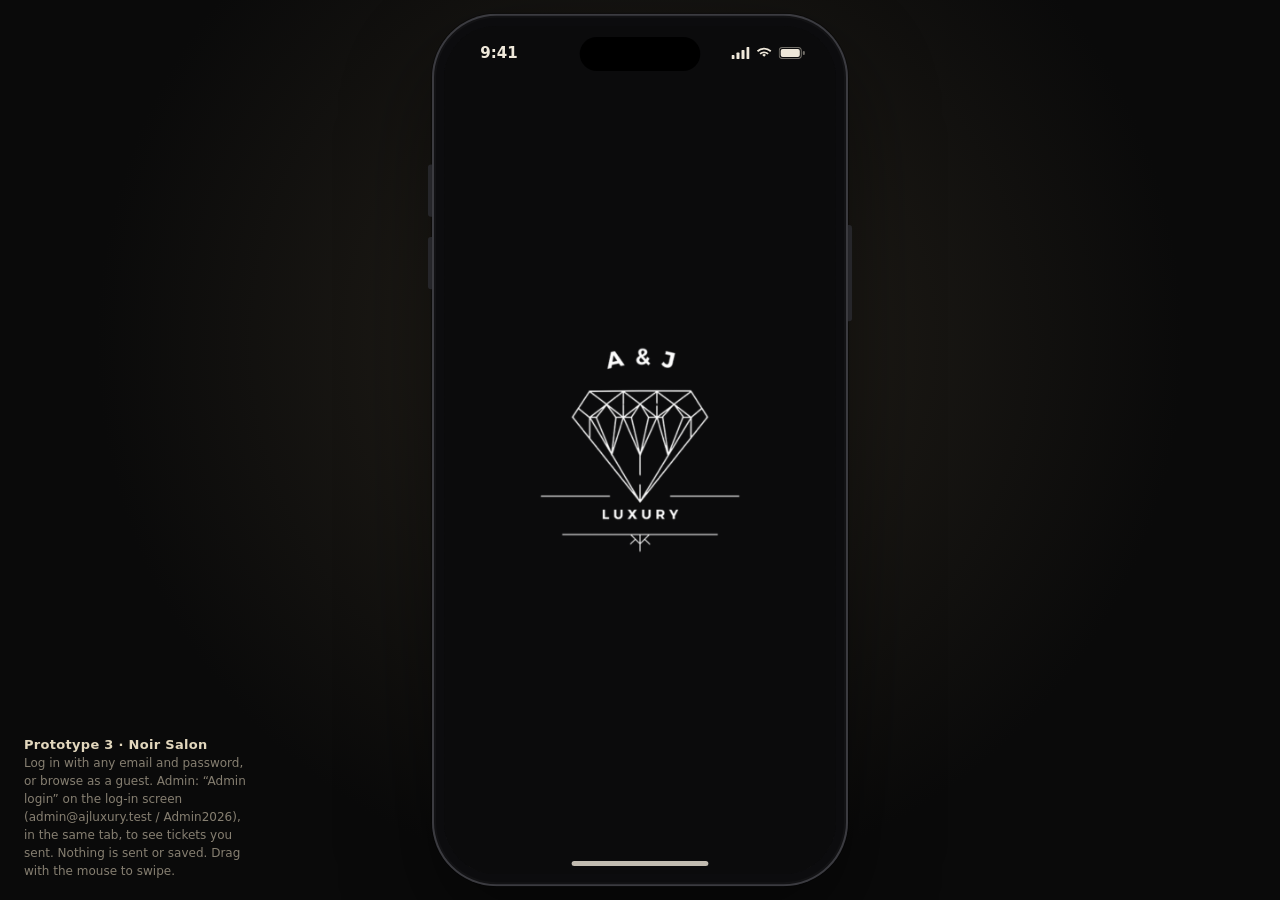
<file: prototype3/index.html>
<!doctype html>
<html lang="en-PH">
<head>
<meta charset="utf-8">
<meta name="viewport" content="width=device-width,initial-scale=1,viewport-fit=cover">
<meta name="theme-color" content="#0b0b0c">
<title>A&amp;J Luxury · Prototype 3 · Noir Salon</title>
<link rel="icon" href="../shared/aj/logo.png">
<link rel="stylesheet" href="https://fonts.googleapis.com/css2?family=Poppins:ital,wght@0,300;0,400;0,500;0,600;1,300;1,400&display=swap">
<link rel="stylesheet" href="../shared/phone.css">
<style>
/* Prototype 3 "Noir Salon": dark, A&J brand yellow-gold (#E4D266), light Poppins (A&J's site font), editorial one-column layout.
   Navigation is a slide-out drawer (no tab bar) plus a floating Concierge chat button on every screen.
   Own features: Collections, Brand directory, showroom Viewing booking, Authenticity guide, one-page appraisal request, Saved pieces, Cart, Requests inbox.
   Uses A&J Luxury's logo, photos, item details and FAQ wording (shared/aj-brand.js, with A&J's permission). Orders, accounts, tickets and admin figures are samples. */
:root{color-scheme:dark;--bg:#0b0b0c;--bg2:#131315;--bg3:#1c1c1f;--ink:#efe8da;--mute:#a39d90;--gold:#e4d266;--gold2:#f1e69b;--line:rgba(228,210,102,.24);--err:#ee8a79;--sw:1.1;
 --disp:"Poppins","Segoe UI",system-ui,sans-serif;--ui:"Poppins","Segoe UI",system-ui,sans-serif;
 --stage:radial-gradient(circle at 50% 38%,#26221b 0,#0a0a0a 64%);--bg:#0b0b0c;--sbc:#efe8da;--hbc:#efe8da;--capc:#867f71;--capb:#e2d7bd}
*{box-sizing:border-box;margin:0;padding:0;-webkit-tap-highlight-color:transparent}
[hidden]{display:none!important}
body{font:300 15px/1.55 var(--ui);color:var(--ink)}
button,input,select,textarea{font:inherit;color:inherit}
a{color:inherit;text-decoration:none}
img{display:block;max-width:100%}
i{font-style:italic}
:focus-visible{outline:1px solid var(--gold);outline-offset:3px}
.i{width:23px;height:23px;fill:none;stroke:currentColor;stroke-width:var(--sw);stroke-linecap:round;stroke-linejoin:round;flex:none}
.i.s{width:17px;height:17px}

#app{position:absolute;inset:0;display:flex;flex-direction:column;padding-top:var(--sat);background:var(--bg);overflow:hidden}
#app::after{content:"";position:absolute;inset:0;pointer-events:none;z-index:2;opacity:.09;mix-blend-mode:overlay;
 background:url("data:image/svg+xml,%3Csvg xmlns='http://www.w3.org/2000/svg' width='140' height='140'%3E%3Cfilter id='n'%3E%3CfeTurbulence type='fractalNoise' baseFrequency='.9' numOctaves='2' stitchTiles='stitch'/%3E%3C/filter%3E%3Crect width='100%25' height='100%25' filter='url(%23n)'/%3E%3C/svg%3E")}
main{position:relative;flex:1;overflow-x:hidden;overflow-y:auto;overscroll-behavior:contain;scrollbar-width:none}
main::-webkit-scrollbar{display:none}
main:focus-visible{outline:0}
main>*{animation:up .55s cubic-bezier(.2,.7,.2,1) both}
main.still>*{animation:none}
main>:nth-child(2){animation-delay:.07s}main>:nth-child(3){animation-delay:.14s}main>:nth-child(4){animation-delay:.21s}main>:nth-child(n+5){animation-delay:.28s}
@keyframes up{from{opacity:0;transform:translateY(16px)}to{opacity:1;transform:none}}
.lat{background:repeating-linear-gradient(45deg,transparent 0 11px,rgba(228,210,102,.06) 11px 12px),repeating-linear-gradient(-45deg,transparent 0 11px,rgba(228,210,102,.06) 11px 12px)}
.eyebrow{font:500 11px/1.3 var(--ui);letter-spacing:3.4px;text-transform:uppercase;color:var(--gold)}
.h1{font:300 29px/1.02 var(--disp);letter-spacing:-.3px}
.h2{font:400 22px/1.08 var(--disp)}
.h1 i,.h2 i,.disp i{color:var(--gold2)}
.dm{display:inline-block;width:7px;height:7px;border:1px solid var(--gold);transform:rotate(45deg);flex:none}
.orn{display:flex;align-items:center;gap:12px;margin:0 24px}
.orn::before,.orn::after{content:"";flex:1;height:1px;background:var(--line)}

/* bars */
.top{display:grid;grid-template-columns:1fr auto 1fr;align-items:center;min-height:56px;border-bottom:1px solid var(--line);background:var(--bg);position:relative;z-index:3}
.top.bare{display:none}
.top .l,.top .r{display:flex;align-items:center}
.top .r{justify-content:flex-end}
.top .r .ib{width:38px;margin:0 1px}
.top .r .dot{right:0}
.ajl{display:block;height:48px;width:auto;margin:0 auto;filter:invert(1)} /* A&J logo is black line art: white on this dark app */
.wm{line-height:0}
#splash{position:absolute;inset:0;z-index:150;display:grid;place-items:center;background:var(--bg);transition:opacity .45s}
#splash.off{opacity:0;pointer-events:none}
#splash .ajl{height:230px;animation:in2 .9s both}
@keyframes in2{from{opacity:0;transform:scale(.94)}}
.tt{font:500 11px/1 var(--ui);letter-spacing:2.4px;text-transform:uppercase;max-width:150px;white-space:nowrap;overflow:hidden;text-overflow:ellipsis}
.ib{position:relative;width:46px;height:48px;margin:0 2px;display:grid;place-items:center;background:none;border:0;color:var(--ink);cursor:pointer}
.ib:active{color:var(--gold)}
.dot{position:absolute;top:6px;right:4px;min-width:16px;height:16px;padding:0 4px;border-radius:8px;background:var(--gold);color:#000;font:600 10px/16px var(--ui);text-align:center}
#gb{display:flex;align-items:center;justify-content:center;gap:10px;padding:4px 16px;border-bottom:1px solid var(--line);font:400 11px var(--ui);letter-spacing:1.6px;text-transform:uppercase;color:var(--mute);position:relative;z-index:3}
#gb button{background:none;border:0;color:var(--gold);letter-spacing:1.6px;text-transform:uppercase;font:500 11px var(--ui);text-decoration:underline;cursor:pointer;min-height:32px}
.dock{position:relative;z-index:3;display:flex;gap:8px;align-items:center;padding:10px 14px calc(10px + var(--sab));background:var(--bg2);border-top:1px solid var(--line)}
.dock .btn{flex:1;padding:0 6px;letter-spacing:1.8px}
.dock .btn.ibtn{flex:0 0 50px;padding:0}
.fab{position:absolute;right:16px;bottom:calc(var(--sab) + 14px);z-index:30;width:56px;height:56px;border-radius:50%;background:var(--bg);color:var(--gold);border:1px solid var(--gold);cursor:pointer;display:grid;place-items:center;box-shadow:0 10px 30px #000a;transition:bottom .25s}
.fab::after{content:"";position:absolute;inset:-6px;border-radius:50%;border:1px solid var(--gold);opacity:0;animation:ring 3.2s ease-out infinite}
@keyframes ring{0%{opacity:.5;transform:scale(.9)}100%{opacity:0;transform:scale(1.35)}}
.fab.lift{bottom:calc(var(--sab) + 82px)}

/* buttons + forms */
.btn{display:inline-flex;align-items:center;justify-content:center;gap:8px;min-height:50px;padding:0 24px;border:1px solid var(--gold);background:transparent;color:var(--gold2);font:500 12px var(--ui);letter-spacing:2.6px;text-transform:uppercase;cursor:pointer;transition:background .2s,color .2s}
.btn:hover{background:#e4d26622}
.btn.f{background:var(--gold);color:#0b0b0c}
.btn.f:hover{background:var(--gold2)}
.btn.blk{display:flex;width:100%}
.btn.sm{min-height:40px;padding:0 16px;font-size:11px}
.btn[disabled]{opacity:.4}
.lnk{background:none;border:0;color:var(--gold2);text-decoration:underline;text-underline-offset:3px;cursor:pointer}
.fld{display:block;margin-bottom:18px;position:relative}
.fld>span{display:block;font:500 11px var(--ui);letter-spacing:2.4px;text-transform:uppercase;color:var(--mute)}
input[type=email],input[type=password],input[type=search],input[type=text],input[type=tel],input[type=date],select,textarea{width:100%;min-height:46px;padding:10px 0;border:0;border-bottom:1px solid #efe8da4d;border-radius:0;background:transparent;font-size:17px;font-family:var(--ui);font-weight:300;color:var(--ink)}
input::placeholder,textarea::placeholder{color:#efe8da55}
input:focus,select:focus,textarea:focus{outline:0;border-bottom-color:var(--gold)}
select option{background:#131315}
textarea{min-height:76px;resize:none}
[aria-invalid=true]{border-bottom-color:var(--err)!important}
.err{display:block;font-size:12px;color:var(--err);margin-top:3px}
.err:empty{display:none}
.eye{position:absolute;right:0;bottom:2px;width:44px;height:44px;display:grid;place-items:center;border:0;background:none;color:var(--mute);cursor:pointer}
.chk{display:flex;gap:12px;align-items:flex-start;padding:6px 0;font-size:14px;color:var(--ink)}
.chk input{appearance:none;flex:none;width:22px;height:22px;margin-top:1px;border:1px solid var(--gold);background:transparent;cursor:pointer;display:grid;place-items:center}
.chk input:checked{background:var(--gold)}
.chk input:checked::after{content:"";width:6px;height:11px;border:solid #000;border-width:0 2px 2px 0;transform:rotate(45deg) translate(-1px,-1px)}
.chip{display:inline-flex;align-items:center;min-height:40px;padding:0 16px;border:1px solid var(--line);background:transparent;color:var(--ink);font:400 12px var(--ui);letter-spacing:1.4px;text-transform:uppercase;cursor:pointer;white-space:nowrap}
.chip[aria-pressed=true],.chip[aria-current]{background:var(--gold);border-color:var(--gold);color:#000;font-weight:500}
.chips{display:flex;flex-wrap:wrap;gap:8px;margin:8px 0 18px}
.lab{display:block;font:500 11px var(--ui);letter-spacing:2.4px;text-transform:uppercase;color:var(--mute);margin-top:6px}
.seg{display:grid;grid-auto-flow:column;grid-auto-columns:1fr;border:1px solid var(--line);margin:8px 0 18px}
.seg .chip{border:0;justify-content:center;padding:0 6px;min-height:46px}
.sw{position:relative;width:46px;height:26px;flex:none}
.sw input{appearance:none;width:46px;height:26px;border:1px solid var(--gold);background:transparent;border-radius:13px;cursor:pointer}
.sw input:checked{background:var(--gold)}
.sw::after{content:"";position:absolute;left:4px;top:4px;width:16px;height:16px;border-radius:50%;background:var(--gold);transition:transform .2s;pointer-events:none}
.sw:has(input:checked)::after{transform:translateX(20px);background:#000}

/* login */
.login{position:relative;min-height:100%;display:flex;flex-direction:column;justify-content:center;padding:calc(var(--sat) + 8px) 28px 28px}
.login .glow{position:absolute;left:50%;top:-80px;width:420px;height:420px;margin-left:-210px;background:radial-gradient(closest-side,#e4d26640,transparent);pointer-events:none}
.login>*{position:relative}
.login .ajl{height:170px;margin:6px auto 0;filter:invert(1) drop-shadow(0 0 24px #e4d26655)}
.ajl+p{text-align:center;font:italic 400 15px var(--disp);color:var(--gold2);margin:4px 0 32px}
.login .eyebrow{text-align:center}
.or{display:flex;align-items:center;gap:12px;margin:14px 0;color:var(--mute);font:400 11px var(--ui);letter-spacing:3px;text-transform:uppercase}
.or::before,.or::after{content:"";flex:1;height:1px;background:var(--line)}
.fine{margin-top:16px;text-align:center;font-size:13px;color:var(--mute)}
.fine a{color:var(--gold2);text-decoration:underline;text-underline-offset:3px}
.formpage{padding:24px}
.back{display:inline-flex;align-items:center;gap:8px;margin-bottom:12px;color:var(--gold2);font:500 11px var(--ui);letter-spacing:2.4px;text-transform:uppercase}

/* home */
.hero{position:relative;overflow:hidden;border-bottom:1px solid var(--line)}
.hero img{width:100%;height:360px;object-fit:cover;object-position:50% 58%;-webkit-mask-image:linear-gradient(#000 55%,transparent);mask-image:linear-gradient(#000 55%,transparent)}
.hero .ht{position:relative;margin:-56px 24px 0;padding-bottom:30px}
.hero p{margin:10px 0 18px;color:var(--ink);opacity:.8}
.rowb{display:flex;gap:10px}
.rowb .btn{flex:1;padding:0 10px}
.sec{display:flex;justify-content:space-between;align-items:flex-end;padding:38px 24px 14px}
.sec a{font:500 11px var(--ui);letter-spacing:2.4px;text-transform:uppercase;color:var(--gold2);border-bottom:1px solid var(--gold);padding-bottom:2px}
.cols{gap:12px;padding:0 24px 4px;scroll-padding-left:24px}
.col{position:relative;width:214px;height:292px;overflow:hidden;border:1px solid var(--line)}
.col img{position:absolute;inset:0;width:100%;height:100%;object-fit:cover}
.col::after{content:"";position:absolute;inset:0;background:linear-gradient(180deg,#0000 40%,#000c)}
.col div{position:absolute;left:16px;right:16px;bottom:14px;z-index:1}
.col small{font:500 10px var(--ui);letter-spacing:2.4px;text-transform:uppercase;color:var(--gold)}
.col b{display:block;font:italic 400 18px/1.05 var(--disp);color:var(--ink)}
.stag{display:grid;grid-template-columns:1fr 1fr;gap:20px 14px;padding:0 24px 40px}
.stag>:nth-child(even){transform:translateY(34px)}
.mini{position:relative;display:block;min-width:0}
.mini img{width:100%;aspect-ratio:4/5;object-fit:cover;border:1px solid var(--line)}
.mini .b{margin-top:8px;font:500 10px var(--ui);letter-spacing:2.2px;text-transform:uppercase;color:var(--gold)}
.mini .t{font:400 14px/1.25 var(--disp);display:-webkit-box;-webkit-line-clamp:2;-webkit-box-orient:vertical;overflow:hidden}
.mini .pr{font:400 14px var(--ui);color:var(--mute)}
.brands{padding:0 24px;font:italic 400 21px/1.5 var(--disp)}
.brands a{color:var(--ink)}
.brands a:hover{color:var(--gold2)}
.brands .dm{margin:0 12px 4px}
.band{position:relative;margin:40px 0 0;padding:44px 24px;border-top:1px solid var(--line);border-bottom:1px solid var(--line);background-color:var(--bg2);overflow:hidden}
.band p{margin:10px 0 20px;color:var(--mute)}
.std{display:grid;gap:0;padding:0 24px}
.std a{display:flex;gap:16px;align-items:center;padding:16px 0;border-bottom:1px solid var(--line)}
.std .i{color:var(--gold);width:28px;height:28px}
.std b{display:block;font:400 14px var(--disp)}
.std small{color:var(--mute);font-size:13px;line-height:1.35;display:block}
.foot{display:flex;flex-wrap:wrap;gap:8px 20px;justify-content:center;padding:36px 24px 12px;font:400 11px var(--ui);letter-spacing:2.2px;text-transform:uppercase}
.foot a{color:var(--mute)}
.note{margin:16px 24px 28px;padding-top:14px;border-top:1px solid var(--line);font-size:12px;color:var(--mute);text-align:center}

/* collections, lists */
.chead{padding:30px 24px 8px}
.chead p{margin-top:8px;color:var(--mute)}
.crow{position:relative;display:block;height:150px;margin:0 24px 14px;overflow:hidden;border:1px solid var(--line)}
.crow{background:var(--bg2)}
.crow img{position:absolute;top:0;bottom:0;right:0;width:54%;height:100%;object-fit:cover}
.crow::after{content:"";position:absolute;inset:0;background:linear-gradient(90deg,var(--bg2) 42%,#0000 64%)}
.crow div{position:absolute;left:18px;top:50%;transform:translateY(-50%);z-index:1;max-width:52%}
.crow b{display:block;font:italic 400 20px/1.05 var(--disp)}
.crow small{display:block;color:var(--mute);font-size:12px;line-height:1.35;margin-top:4px}
.bar{display:flex;gap:8px;align-items:center;padding:6px 24px 4px;overflow-x:auto;scrollbar-width:none}
.bar select{width:auto;min-width:120px;font-size:13px;letter-spacing:1px;text-transform:uppercase}
.cnt{padding:12px 24px 0;color:var(--mute);font-size:13px}
.plist{display:grid;gap:30px;padding:18px 24px 30px}
.pc{position:relative}
.pc img{width:100%;aspect-ratio:4/5;object-fit:cover;border:1px solid var(--line)}
.pc .meta{display:flex;justify-content:space-between;align-items:baseline;gap:12px;margin-top:10px}
.pc .b{font:500 10px var(--ui);letter-spacing:2.4px;text-transform:uppercase;color:var(--gold)}
.pc .t{font:400 16px/1.3 var(--disp);margin-top:3px}
.pc .pr{font:400 15px var(--disp);white-space:nowrap}
.pc .cd{margin-top:4px;color:var(--mute);font-size:13px}
.heart{position:absolute;top:8px;right:8px;width:44px;height:44px;display:grid;place-items:center;border:0;background:#0b0b0c99;color:var(--ink);border-radius:50%;cursor:pointer;backdrop-filter:blur(4px)}
.heart.on{color:var(--gold)}.heart.on .i{fill:currentColor}
.badge{position:absolute;left:0;top:14px;padding:3px 12px;background:var(--gold);color:#000;font:600 10px var(--ui);letter-spacing:2px;text-transform:uppercase}
.empty{padding:56px 28px;text-align:center;color:var(--mute)}
.empty .i{width:38px;height:38px;color:var(--gold);margin:0 auto 14px;stroke-width:.9}
.empty .btn{margin-top:18px}
.az{padding:0 24px}
.az h3{font:500 13px var(--ui);letter-spacing:3px;color:var(--gold);padding:22px 0 6px;border-bottom:1px solid var(--line)}
.az a{display:flex;justify-content:space-between;align-items:baseline;padding:10px 0;border-bottom:1px solid #efe8da14;font:400 17px var(--disp)}
.az small{color:var(--mute);font:300 12px var(--ui)}

/* product */
.gal{position:relative;border-bottom:1px solid var(--line)}
.gal .snap>*{width:100%}
.snap{display:flex;overflow-x:auto;scroll-snap-type:x mandatory;scrollbar-width:none}
.snap::-webkit-scrollbar{display:none}
.snap>*{flex:none;scroll-snap-align:start}
.gal img{width:100%;aspect-ratio:1;object-fit:cover;cursor:zoom-in}
.gcount{position:absolute;left:14px;top:12px;padding:3px 10px;background:#0b0b0cc0;font:500 11px var(--ui);letter-spacing:2px;color:var(--gold2)}
.dots{display:flex;justify-content:center;gap:8px;padding:12px}
.dots i{width:7px;height:7px;border:1px solid var(--gold);transform:rotate(45deg)}
.dots i.on{background:var(--gold)}
.pinfo{padding:6px 24px 8px}
.pinfo .h2{margin:4px 0 8px}
.ppr{font:400 20px var(--disp);color:var(--gold2)}
.check{margin:20px 24px;padding:18px;border:1px solid var(--line);background:var(--bg2)}
.check h3{font:500 11px var(--ui);letter-spacing:3px;text-transform:uppercase;color:var(--gold);display:flex;align-items:center;gap:10px;margin-bottom:6px}
.kv{display:grid;grid-template-columns:auto 1fr;gap:0 18px}
.kv dt,.kv dd{padding:9px 0;border-bottom:1px solid #efe8da14}
.kv dt{color:var(--mute);font-size:13px}
.kv dd{text-align:right}
.kv.free{margin:0 24px}
details{border-top:1px solid var(--line);margin:0 24px}
details:last-of-type{border-bottom:1px solid var(--line)}
summary{display:flex;justify-content:space-between;align-items:center;min-height:56px;font:400 15px var(--disp);cursor:pointer;list-style:none}
summary::-webkit-details-marker{display:none}
details[open] summary .i{transform:rotate(180deg)}
.dbody{padding:0 0 18px;color:var(--mute)}
.dbody p+p{margin-top:8px}
.dbody a{color:var(--gold2);text-decoration:underline;text-underline-offset:3px}
.row{display:flex;gap:14px;overflow-x:auto;padding:0 24px 6px;scrollbar-width:none}
.row .mini{flex:0 0 150px}

/* chat concierge */
.csheet{position:absolute;inset:0;z-index:60;display:flex;align-items:flex-end}
.csheet .scrim{position:absolute;inset:0;background:#000b;animation:fade .25s both}
.cpanel{position:relative;width:100%;height:84%;display:flex;flex-direction:column;background:var(--bg2);border-top:1px solid var(--gold);animation:slide .35s cubic-bezier(.2,.8,.2,1) both}
@keyframes fade{from{opacity:0}}
@keyframes slide{from{transform:translateY(100%)}}
.cpanel header{display:flex;align-items:center;justify-content:space-between;padding:10px 8px 10px 22px;border-bottom:1px solid var(--line)}
.cpanel header small{display:block;font:500 10px var(--ui);letter-spacing:3px;text-transform:uppercase;color:var(--gold)}
.cpanel header b{font:italic 400 17px/1 var(--disp)}
.clog{flex:1;overflow-y:auto;padding:18px 20px;display:flex;flex-direction:column;gap:12px;scrollbar-width:none}
.m{max-width:88%;padding:12px 15px;white-space:pre-line;line-height:1.5;font-size:15px}
.m.bot{align-self:flex-start;background:var(--bg3);border-left:2px solid var(--gold)}
.m.me{align-self:flex-end;background:var(--gold);color:#000}
.m small{display:block;margin-top:8px;color:var(--mute);font-size:11px;line-height:1.3;white-space:normal}
.m .btn{margin-top:12px;white-space:normal;text-align:center}
.typing i{display:inline-block;width:6px;height:6px;margin:0 3px;background:var(--gold);transform:rotate(45deg);animation:b 1s infinite}
.typing i:nth-child(2){animation-delay:.15s}.typing i:nth-child(3){animation-delay:.3s}
@keyframes b{0%,60%,100%{opacity:.3}30%{opacity:1}}
.qs{display:flex;gap:8px;overflow-x:auto;padding:4px 20px 10px;scrollbar-width:none}
.qs .chip{min-height:36px;font-size:11px}
.send{display:flex;gap:10px;padding:10px 16px calc(12px + var(--sab));border-top:1px solid var(--line);align-items:flex-end}
.send input{flex:1;border-bottom-color:var(--line);padding:8px 0}
.send .btn{width:50px;padding:0;min-height:46px}

/* drawer */
.drawer{position:absolute;inset:0;z-index:70;visibility:hidden;transition:visibility 0s .35s}
.drawer.on{visibility:visible;transition:none}
.drawer .scrim{position:absolute;inset:0;background:#000c;opacity:0;transition:opacity .3s}
.drawer.on .scrim{opacity:1}
.dp{position:absolute;left:0;top:0;bottom:0;width:86%;display:flex;flex-direction:column;background:var(--bg2);border-right:1px solid var(--gold);padding:calc(var(--sat) + 10px) 26px calc(var(--sab) + 18px);overflow-y:auto;scrollbar-width:none;transform:translateX(-103%);transition:transform .38s cubic-bezier(.2,.8,.2,1)}
.drawer.on .dp{transform:none}
.dp .dh{display:flex;justify-content:space-between;align-items:center;margin:0 -12px 6px 0}
.dlogo{display:flex;align-items:center;gap:8px}.dlogo .ajl{height:56px;margin:0}
.dp .who{padding:4px 0 12px;border-bottom:1px solid var(--line)}
.dp .who b{display:block;font:italic 400 18px/1.1 var(--disp)}
.dl{display:flex;align-items:baseline;justify-content:space-between;padding:9px 0;border-bottom:1px solid #efe8da14;font:400 19px/1.15 var(--disp)}
.dl small{font:500 11px var(--ui);color:var(--gold);letter-spacing:1px}
.dl[aria-current]{color:var(--gold2);font-style:italic}
.dsub{display:flex;flex-wrap:wrap;gap:6px 18px;padding:18px 0 14px;font:500 11px var(--ui);letter-spacing:2.2px;text-transform:uppercase;color:var(--mute)}
.dp .btn{margin-top:auto}

/* sheet + toast */
.sheet{position:absolute;inset:0;z-index:80;display:flex;align-items:flex-end}
.scrim{position:absolute;inset:0;background:#000b}
.panel{position:relative;width:100%;max-height:90%;overflow-y:auto;padding:28px 24px calc(22px + var(--sab));background:var(--bg2);border-top:1px solid var(--gold);display:grid;gap:10px;animation:slide .3s both}
.panel h2{font:400 20px/1.1 var(--disp)}
.panel p{color:var(--mute);margin-bottom:6px}
.panel.lb{height:100%;max-height:none;border:0;background:#000;padding:var(--sat) 0 var(--sab);align-content:center}
.lb .x{position:absolute;top:calc(var(--sat) + 4px);right:8px;z-index:2}
.lb img{width:100%;aspect-ratio:1;object-fit:cover}
.lb p{text-align:center;font:500 11px var(--ui);letter-spacing:2.4px;text-transform:uppercase;color:var(--gold)}
.toast{position:absolute;left:20px;right:20px;bottom:calc(var(--sab) + 92px);z-index:90;padding:13px 18px;background:var(--gold);color:#000;font:500 13px var(--ui);letter-spacing:.6px;text-align:center;opacity:0;pointer-events:none;transition:opacity .25s}
.toast.on{opacity:1}

/* requests, timelines, days */
.req{display:block;padding:16px 24px;border-bottom:1px solid var(--line)}
.req small{font:500 10px var(--ui);letter-spacing:2.4px;text-transform:uppercase;color:var(--gold)}
.req b{display:block;font:400 15px/1.15 var(--disp)}
.req .sub{color:var(--mute);font-size:13px}
.pill{display:inline-block;margin-top:6px;padding:1px 12px;border:1px solid var(--gold);font:500 10px/18px var(--ui);letter-spacing:2px;text-transform:uppercase;color:var(--gold2)}
.tl{list-style:none;padding:6px 0 0 4px}
.tl li{position:relative;padding:0 0 20px 32px;color:var(--mute)}
.tl li::before{content:"";position:absolute;left:0;top:6px;width:9px;height:9px;border:1px solid var(--gold);transform:rotate(45deg);background:var(--bg)}
.tl li::after{content:"";position:absolute;left:4px;top:20px;bottom:-4px;width:1px;background:var(--line)}
.tl li:last-child::after{display:none}
.tl li.on{color:var(--ink)}
.tl li.on::before{background:var(--gold)}
.ok{text-align:center;padding:34px 24px 10px}
.ok .dmb{width:62px;height:62px;margin:0 auto 18px;border:1px solid var(--gold);transform:rotate(45deg);display:grid;place-items:center}
.ok .dmb .i{transform:rotate(-45deg);color:var(--gold)}
.ok p{color:var(--mute);margin-top:6px}
.pad{padding:20px 24px}
.days{display:flex;gap:8px;overflow-x:auto;padding:4px 0 8px;margin:6px -24px 8px;padding-left:24px;padding-right:24px;scrollbar-width:none}
.day{flex:none;width:64px;padding:10px 0;border:1px solid var(--line);background:transparent;text-align:center;cursor:pointer}
.day small{display:block;font:500 10px var(--ui);letter-spacing:2px;text-transform:uppercase;color:var(--mute)}
.day b{display:block;font:400 18px/1.1 var(--disp)}
.day[aria-pressed=true]{background:var(--gold);border-color:var(--gold);color:#000}
.day[aria-pressed=true] small{color:#000}
.slots{display:grid;grid-template-columns:1fr 1fr;gap:10px;margin:8px 0}
.slot{position:relative;aspect-ratio:4/3;display:flex;flex-direction:column;align-items:center;justify-content:center;gap:6px;border:1px dashed #e4d26688;background:transparent;color:var(--mute);font:400 12px var(--ui);letter-spacing:1.4px;text-transform:uppercase;cursor:pointer;overflow:hidden}
.slot img{position:absolute;inset:0;width:100%;height:100%;object-fit:cover}
.slot .ph{position:absolute;inset:0;display:grid;place-items:center;background:var(--bg2);color:var(--gold)}
.slot em{position:absolute;left:0;right:0;bottom:0;padding:3px;background:#000b;font-style:normal;color:var(--gold2);text-align:center}
.slot.on{border-style:solid;border-color:var(--gold)}
.slot b{font-weight:500;color:var(--gold);font-size:10px}
.num{font:italic 300 31px/1 var(--disp);color:var(--gold);width:46px;flex:none}
.jstep{display:flex;gap:14px;padding:16px 24px;border-bottom:1px solid var(--line)}
.jstep b{display:block;font:400 15px/1.2 var(--disp)}
.jstep span{color:var(--mute);font-size:14px}
.info{padding:8px 24px 28px}
.info h3{font:500 11px var(--ui);letter-spacing:3px;text-transform:uppercase;color:var(--gold);margin:22px 0 6px}
.info p{margin-top:10px;color:#efe8dacc}
.info ul{margin:8px 0 0 20px;color:#efe8dacc}
.info a{color:var(--gold2);text-decoration:underline;text-underline-offset:3px}
.pend{padding:11px 14px;border:1px solid var(--line);background:var(--bg2);color:var(--mute)!important;font-size:12px}
.gate{padding:70px 28px;text-align:center}
.gate .i{width:36px;height:36px;color:var(--gold);stroke-width:.9}
.gate h1{font:400 21px/1.1 var(--disp);margin:14px 0 8px}
.gate p{color:var(--mute);margin-bottom:22px}
.gate .btn{margin-top:10px}
/* Swipe affordances, tap feedback, intro */
:root{--gbg:#131315;--gfg:#e4d266}
.panel:not(.lb)::before{content:"";justify-self:center;width:36px;height:2px;margin:-16px 0 6px;background:var(--line)}
.cpanel::before{content:"";position:absolute;top:5px;left:50%;width:36px;height:2px;margin-left:-18px;background:var(--line)}
.lb .snap>*{width:100%}
.btn:active{transform:scale(.98)}
.pc img,.mini img,.col img,.crow img{transition:opacity .2s}
.pc a:active img,.mini:active img,.col:active img,.crow:active img{opacity:.7}
.chip:active,.std a:active,.az a:active,.req:active,.dl:active,.brands a:active{opacity:.6}
.intro{min-height:100%;display:flex;flex-direction:column;padding-bottom:18px}
.intro .snap{flex:1}
.intro section{width:100%;display:flex;flex-direction:column;justify-content:center;padding:28px 32px 6px}
.intro img{width:100%;height:300px;object-fit:cover;border:1px solid var(--line);margin-bottom:26px}
.intro .ajl{width:auto;height:64px;margin:0 auto 16px;border:0;object-fit:contain}
.intro .h2{margin:8px 0 10px}
.intro p{color:var(--mute)}
.ibar{display:flex;justify-content:space-between;align-items:center;padding:4px 28px 0}
/* Support tickets + admin */
.pill.on{background:var(--gold);color:#000}
.tlog{display:flex;flex-direction:column;gap:12px;padding:0 24px 8px}
.tlog .m.me small{color:#000;opacity:.65}
.sysm{align-self:center;font:500 10px var(--ui);letter-spacing:1.6px;text-transform:uppercase;color:var(--mute);text-align:center}
.sec.sm{padding:32px 24px 12px}
.sec.sm .h2{font-size:25px}
.kpis{display:grid;grid-template-columns:1fr 1fr;gap:1px;margin:14px 24px 0;background:var(--line);border:1px solid var(--line)}
.kpi{padding:14px;background:var(--bg2);min-width:0}
.kpi small{display:block;font:500 10px var(--ui);letter-spacing:2px;text-transform:uppercase;color:var(--gold);white-space:nowrap;overflow:hidden;text-overflow:ellipsis}
.kpi b{display:block;margin-top:4px;font:400 21px/1.1 var(--disp);overflow-wrap:anywhere}
.kpi span{display:block;font-size:12px;line-height:1.3;color:var(--mute)}
.ch{margin:0 24px;padding:12px 14px 8px;border:1px solid var(--line);background:var(--bg2);--ch:var(--gold);--chg:#efe8da1f;--cht:var(--mute)}
.ch-r{min-height:18px;margin-bottom:6px;font:500 11px var(--ui);letter-spacing:1.4px;text-transform:uppercase;color:var(--gold2)}
.ch-s{display:block;width:100%;height:auto;overflow:visible}
.ch-b{fill:var(--ch)}
.ch g:hover .ch-b{fill:var(--gold2)}
.ch-g{stroke:var(--chg);stroke-width:1}
.ch-ax{font:300 11px var(--ui);fill:var(--cht)}
.ch-v{font:500 11px var(--ui);fill:var(--ink)}
.two{display:flex;gap:16px}
.two>*{flex:1;min-width:0}
.tbl{width:100%;border-collapse:collapse;font-size:13px}
.tbl th{padding:8px 4px;border-bottom:1px solid var(--line);font:500 10px var(--ui);letter-spacing:2px;text-transform:uppercase;color:var(--gold);text-align:left}
.tbl td{padding:9px 4px;border-bottom:1px solid #efe8da14;vertical-align:top;white-space:nowrap}
.tbl td.w{white-space:normal}
.tbl th:last-child,.tbl td:last-child{text-align:right}
@media(prefers-reduced-motion:reduce){*{transition:none!important;animation:none!important}}
</style>
</head>
<body>
<div class="stage">
 <div class="phone">
  <div class="screen" id="screen">
   <div id="app">
    <header class="top" id="top"></header>
    <div id="gb" hidden><span>Guest · view only</span><button data-act="login">Log in</button></div>
    <main id="main" tabindex="-1"></main>
    <div class="dock" id="dock" hidden></div>
    <button class="fab" id="fab" data-act="concierge" aria-label="Open the concierge chat" hidden><svg class="i"><use href="#i-chat"/></svg></button>
    <div class="drawer" id="drawer" aria-hidden="true"><div class="scrim" data-act="dclose"></div><nav class="dp" id="dp" aria-label="Main menu" data-dismiss="dclose" data-dir="left"></nav></div>
    <div class="csheet" id="cs" hidden><div class="scrim" data-act="cclose"></div>
     <section class="cpanel" role="dialog" aria-modal="true" aria-label="Concierge chat" data-dismiss="cclose" data-dir="down">
      <header><div><small>Concierge</small><b>FAQ assistant</b></div><button class="ib" data-act="cclose" aria-label="Close chat"><svg class="i"><use href="#i-close"/></svg></button></header>
      <div class="clog" id="log" aria-live="polite"></div>
      <div class="qs" id="qs"></div>
      <form class="send" id="chatform"><input type="text" id="msg" placeholder="Ask a question…" aria-label="Message" autocomplete="off"><button class="btn f" aria-label="Send"><svg class="i"><use href="#i-send"/></svg></button></form>
     </section></div>
    <div class="sheet" id="sheet" hidden><div class="scrim" data-act="close"></div><div class="panel" id="panel" role="dialog" aria-modal="true" data-dismiss="close" data-dir="down"></div></div>
    <div class="toast" id="toast" role="status" aria-live="polite"></div>
   </div>
   <div id="splash" aria-hidden="true"><img class="ajl" src="../shared/aj/logo.png" alt=""></div>
  </div>
 </div>
 <div class="cap"><b>Prototype 3 · Noir Salon</b>Log in with any email and password, or browse as a guest. Admin: “Admin login” on the log-in screen (admin@ajluxury.test / Admin2026), in the same tab, to see tickets you sent. Nothing is sent or saved. Drag with the mouse to swipe.</div>
</div>

<script src="../shared/aj-brand.js"></script>
<script src="../shared/core.js"></script>
<script>
const {$, $$, esc, peso, ic, S, ITEMS, CATS, BRANDS, isGuest, toast, pic, item, catName, D, req, ticked, mobileRule, emailRule, validate, fld, sel, chk, B} = AJ;
const art = (p, v, cap) => pic(p, 'noir', v, cap);
const LOGO = `<img class="ajl" src="${B.logo}" alt="A&amp;J Luxury">`;
const photo = f => B.dir + f;
const splash = $('#splash'), hideSplash = () => { splash.classList.add('off'); setTimeout(() => splash.remove(), 500); }; // logo screen on first load: fades out by itself, or on tap
splash.addEventListener('click', hideSplash); setTimeout(hideSplash, 1400);
const COL = {bags: ['The Bag Edit', 'Shoulder bags, buckets, backpacks and more'], watches: ['Timepieces', 'Watches, brand new and pre-loved'],
  shoes: ['Footwear', 'Sneakers and sandals'], wallets: ['Small Leather Goods', 'Wallets, card holders and key holders'], accessories: ['Finishing Touches', 'Scarves and eyewear']};
const colOf = c => c === 'all' ? ['All pieces', 'Every piece currently listed'] : COL[c];
const enc = encodeURIComponent;
let sort = 'featured', tab = 'all', bsel = 'all', sq = '';
let W = {photos: new Set()};
let tf = 'all', af = 'active', aq = '', aper = 30, rep = null; // support ticket filter; admin queue, search, dashboard period, last report
S.msgs.push({who: 'bot', text: AJ.GREETING});
const MEMBER = 'saved cart cartinquire inquire viewing requests request consignform settings ticketnew ticket'.split(' ');
const STAFF = 'admin atickets aticket areports ateam'.split(' '); // admin routes: staff only
const count = c => ITEMS.filter(p => p.cat === c).length;

/* ---------- pieces ---------- */
const heartBtn = id => `<button class="heart ${S.wish.has(id) ? 'on' : ''}" data-act="wish" data-id="${id}" aria-pressed="${S.wish.has(id)}" aria-label="Save piece">${ic('heart')}</button>`;
const pcard = p => `<article class="pc"><a href="#/p/${p.id}"><img loading="lazy" src="${art(p)}" alt="${esc(p.brand + ' ' + p.title)}">${p.isNew ? '<span class="badge">New</span>' : ''}
  <div class="meta"><div><div class="b">${esc(p.brand)}</div><div class="t">${esc(p.title)}</div></div><div class="pr">${peso(p.price)}</div></div>
  <div class="cd">${p.isNew ? 'Brand new' : 'Pre-loved · ' + esc(p.rank)} · ${esc(p.inc)}</div></a>${heartBtn(p.id)}</article>`;
const mini = p => `<a class="mini" href="#/p/${p.id}"><img loading="lazy" src="${art(p, 'Front', false)}" alt="${esc(p.brand + ' ' + p.title)}"><div class="b">${esc(p.brand)}</div><div class="t">${esc(p.title)}</div><div class="pr">${peso(p.price)}</div></a>`;
const iso = d => `${d.getFullYear()}-${String(d.getMonth() + 1).padStart(2, '0')}-${String(d.getDate()).padStart(2, '0')}`;
const pick = (k, v, label) => `<button type="button" class="chip" data-act="pick" data-k="${k}" data-v="${esc(v)}" aria-pressed="${D[k] === v}">${label ?? esc(v)}</button>`;
const tgl = (k, label) => `<button type="button" class="chip" data-act="tgl" data-k="${k}" aria-pressed="${!!D[k]}">${label}</button>`;

/* ---------- overlays ---------- */
function openSheet(html, cls = '') { $('#panel').className = 'panel ' + cls; $('#panel').innerHTML = html; $('#sheet').hidden = false; $('#panel').querySelector('button,a')?.focus({preventScroll: true}); }
const closeSheet = () => $('#sheet').hidden = true;
function gate(what) {
  if (!isGuest()) return false;
  openSheet(`<h2>Log in to ${esc(what)}</h2><p>Guest mode is view only. Log in or create an account to continue.</p><button class="btn f blk" data-act="login">Log in</button><button class="btn blk" data-act="close">Keep browsing</button>`);
  return true;
}
const gateView = what => `<div class="gate">${ic('lock')}<h1>Log in to ${esc(what)}</h1><p>You’re browsing as a guest. Guests can browse, search, read the guides and use the concierge.</p>
  <button class="btn f" data-act="login">Log in</button><br><a class="lnk" href="#/home">Keep browsing</a></div>`;
const drawer = on => { $('#drawer').classList.toggle('on', on); $('#drawer').setAttribute('aria-hidden', !on); };
function buildDrawer() {
  const u = S.user, here = AJ.route().name;
  const L = (h, t, n, small = '') => `<a class="dl" href="#/${h}" ${here === n ? 'aria-current="page"' : ''}>${t}${small ? `<small>${small}</small>` : ''}</a>`;
  if (AJ.isAdmin()) { // staff menu
    $('#dp').innerHTML = `<div class="dh"><span class="dlogo">${LOGO}<span class="eyebrow">Admin</span></span><button class="ib" data-act="dclose" aria-label="Close menu">${ic('close')}</button></div>
     <div class="who"><small class="lab" style="margin:0 0 2px">Staff</small><b>${esc(u.name)}</b></div>
     ${L('admin', 'Dashboard', 'admin')}${L('atickets', 'Tickets', 'atickets', AJ.queue('active').length + ' active')}${L('areports', 'Reports', 'areports')}${L('ateam', 'Team', 'ateam')}
     <div class="dsub"><span>Prototype · sample data</span></div><button class="btn blk" data-act="logout">Log out</button>`;
    return;
  }
  const upd = u && !isGuest() ? AJ.myTickets(u).filter(t => t.newU).length : 0;
  $('#dp').innerHTML = `<div class="dh"><span class="dlogo">${LOGO}</span><button class="ib" data-act="dclose" aria-label="Close menu">${ic('close')}</button></div>
   <div class="who"><small class="lab" style="margin:0 0 2px">${isGuest() ? 'Browsing as' : 'Signed in'}</small><b>${u ? (isGuest() ? 'Guest' : esc(u.name)) : ''}</b></div>
   ${L('home', 'Home', 'home')}${L('collections', 'Collections', 'collections')}${L('brands', 'Brands', 'brands')}${L('consign', 'Consign with us', 'consign')}${L('viewing', 'Book a viewing', 'viewing')}${L('authenticity', 'Authenticity', 'authenticity')}
   ${L('saved', 'Saved', 'saved', S.wish.size || '')}${L('cart', 'Cart', 'cart', S.cart.size || '')}${L('requests', 'My requests', 'requests', S.req.length || '')}${L('support', 'Support', 'support', upd ? upd + ' updated' : '')}
   <div class="dsub"><a href="#/faqs">FAQs</a><a href="#/contact">Contact</a><a href="#/settings">Profile</a><a href="#/info/terms">Terms</a><a href="#/info/privacy">Privacy</a></div>
   <button class="btn blk" data-act="${isGuest() ? 'login' : 'logout'}">${isGuest() ? 'Log in' : 'Log out'}</button>`;
}

/* ---------- views: auth ---------- */
function vWelcome() {
  return `<div class="intro lat"><div class="snap" id="intro" data-dots="ind">${AJ.INTRO.map(([t, s, f], k) => `<section>${LOGO}<img src="${photo(f)}" alt=""><div class="eyebrow">A&amp;J Luxury · ${k + 1} of ${AJ.INTRO.length}</div><h1 class="h2">${t}</h1><p>${s}</p></section>`).join('')}</div>
  <div class="dots" id="ind">${AJ.INTRO.map((_, k) => `<i class="${k ? '' : 'on'}"></i>`).join('')}</div>
  <div class="ibar"><a class="lnk" href="#/login">Skip</a><button class="btn f" id="inext" data-act="inext">Next</button></div></div>`;
}
const eye = `<button type="button" class="eye" data-act="eye" aria-label="Show password">${ic('eye')}</button>`;
function vLogin() {
  return `<div class="login lat"><div class="glow"></div><div class="eyebrow">Buy · Consign · Authenticated</div>${LOGO}<p>Buy, sell &amp; <i>consign.</i></p>
  <form id="loginform" novalidate>${fld('Email', 'email', {type: 'email', ac: 'email'})}
   <label class="fld"><span>Password</span><input type="password" name="pw" autocomplete="current-password" value="${esc(D.pw || '')}">${eye}<small class="err" data-for="pw"></small></label>
   <button class="btn f blk" type="submit">Enter</button></form>
  <p class="fine"><a href="#/forgot">Forgot password?</a></p><div class="or">or</div>
  <button class="btn blk" data-act="guest">Browse as a guest</button>
  <p class="fine">New here? <a href="#/join">Create an account</a></p><p class="fine" style="font-size:11px">Prototype: any email and password works. <a href="#/welcome">View intro</a></p>
  <p class="fine" style="font-size:11px">A&amp;J staff? <a href="#/adminlogin">Admin login</a></p></div>`;
}
function vAdminLogin() {
  return `<div class="login lat"><div class="glow"></div><div class="eyebrow">Staff only · Admin console</div>${LOGO}<p>The <i>back office.</i></p>
  <form id="adminform" novalidate>${fld('Staff email', 'aemail', {type: 'email', ac: 'username'})}
   <label class="fld"><span>Password</span><input type="password" name="apw" autocomplete="current-password" value="${esc(D.apw || '')}">${eye}<small class="err" data-for="apw"></small></label>
   <button class="btn f blk" type="submit">Enter admin</button></form>
  <p class="fine" style="font-size:12px">Prototype staff account: <b>${AJ.ADMIN.email}</b>, password <b>${AJ.ADMIN.pw}</b>. Customer and guest logins can’t open admin screens.</p>
  <p class="fine"><a href="#/login">Back to customer log in</a></p></div>`;
}
function vJoin() {
  return `<div class="formpage"><a class="back" href="#/login">${ic('back', 's')} Back</a><div class="eyebrow">Join A&amp;J</div><h1 class="h2" style="margin:6px 0 20px">Create your <i>account</i></h1>
  <form id="joinform" novalidate>${fld('Full name', 'name', {ac: 'name'})}${fld('Email', 'email', {type: 'email', ac: 'email'})}${fld('Mobile number', 'mobile', {type: 'tel', ac: 'tel', ph: '09XX XXX XXXX'})}
   <label class="fld"><span>Password (8+ characters)</span><input type="password" name="pw" autocomplete="new-password" value="${esc(D.pw || '')}">${eye}<small class="err" data-for="pw"></small></label>
   <span class="lab">I’m interested in</span><div class="chips">${CATS.map(([c, l]) => tgl('int_' + c, l)).join('')}</div>
   ${chk('terms', 'I agree to the <a class="lnk" href="#/info/terms">Terms</a> and <a class="lnk" href="#/info/privacy">Privacy notice</a>.', '<small class="err" data-for="terms"></small>')}
   <button class="btn f blk" type="submit" style="margin-top:14px">Create account</button></form></div>`;
}
function vForgot() {
  return `<div class="formpage"><a class="back" href="#/login">${ic('back', 's')} Back</a><div class="eyebrow">Account</div><h1 class="h2" style="margin:6px 0 14px">Reset <i>password</i></h1>
  ${D.sent ? `<p>If an account exists for <b>${esc(D.email)}</b>, a reset link would be sent. In this prototype, no email is sent.</p><a class="btn f blk" style="margin-top:22px" href="#/login" data-act="clearsent">Back to log in</a>`
  : `<p style="color:var(--mute);margin-bottom:18px">Enter your email and we’ll send a reset link.</p><form id="forgotform" novalidate>${fld('Email', 'email', {type: 'email', ac: 'email'})}<button class="btn f blk" type="submit">Send reset link</button></form>`}</div>`;
}

/* ---------- views: browse ---------- */
function vHome() {
  const ji = [...ITEMS].reverse().slice(0, 4);
  return `<section class="hero"><img src="${photo(B.img.heroBags)}" alt=""><div class="ht"><div class="eyebrow">Authenticated luxury</div><h1 class="h1" style="margin-top:8px">Pieces worth<br><i>passing on.</i></h1>
   <p>Pre-loved and brand-new, checked and graded.</p><div class="rowb"><a class="btn f" href="#/collections">Explore</a><a class="btn" href="#/consign">Consign</a></div></div></section>
  <div class="sec"><h2 class="h2">Collections</h2><a href="#/collections">View all</a></div>
  <div class="snap cols">${CATS.map(([c]) => `<a class="col" href="#/collection/${c}"><img src="${photo(B.tile[c])}" alt=""><div><small>${count(c)} pieces</small><b>${COL[c][0]}</b></div></a>`).join('')}</div>
  <div class="sec"><h2 class="h2">Just <i>in</i></h2><a href="#/collection/all">Shop all</a></div>
  <div class="stag">${ji.map(mini).join('')}</div>
  <div class="sec" style="padding-top:44px"><h2 class="h2">Brand <i>new</i></h2><a href="#/collection/all">Shop all</a></div>
  <div class="row">${ITEMS.filter(p => p.isNew).map(mini).join('')}</div>
  <div class="sec" style="padding-top:44px"><h2 class="h2">The <i>houses</i></h2><a href="#/brands">All brands</a></div>
  <div class="brands">${BRANDS.map(b => `<a href="#/brand/${enc(b)}">${esc(b)}</a>`).join('<i class="dm"></i>')}</div>
  <section class="band lat"><div class="eyebrow">Consignment</div><h2 class="h2" style="margin-top:8px">Have a piece to <i>pass on?</i></h2><p>Our concierge guides you from first photos to payout.</p><a class="btn f" href="#/consign">Consign with us</a></section>
  <div class="sec"><h2 class="h2">The A&amp;J <i>standard</i></h2></div>
  <div class="std"><a href="#/authenticity">${ic('shield')}<div><b>Authenticity</b><small>What every listing shows, and what we can’t promise here</small></div></a>
   <a href="#/info/shipping">${ic('truck')}<div><b>Nationwide delivery</b><small>Same-day in Metro Manila before the cut-off</small></div></a>
   <a href="#/info/layaway">${ic('card')}<div><b>Layaway</b><small>30% down, balance in equal monthly payments</small></div></a></div>
  <section class="band" style="margin-top:34px"><div class="eyebrow">Showroom</div><h2 class="h2" style="margin-top:8px">See it <i>in person</i></h2><p>Request a private viewing of the pieces you love.</p><a class="btn" href="#/viewing">Book a viewing</a></section>
  <div class="foot"><a href="#/faqs">FAQs</a><a href="#/support">Support</a><a href="#/contact">Contact</a><a href="#/info/terms">Terms</a><a href="#/info/privacy">Privacy</a></div>
  <p class="note">Prototype: pieces, prices and photos are from A&amp;J Luxury’s listings. Orders, accounts, tickets and admin figures are samples. ${esc(B.note)}</p>`;
}
function vCollections() {
  return `<div class="chead"><div class="eyebrow">Browse</div><h1 class="h1" style="margin-top:6px">The <i>collections</i></h1></div><div style="height:16px"></div>
  ${CATS.map(([c]) => `<a class="crow" href="#/collection/${c}"><img src="${photo(B.tile[c])}" alt=""><div><b>${COL[c][0]}</b><small>${COL[c][1]} · ${count(c)} pieces</small></div></a>`).join('')}
  <a class="crow" href="#/collection/all"><img src="${photo(B.img.promo)}" alt=""><div><b>All pieces</b><small>Every piece currently listed · ${ITEMS.length} pieces</small></div></a><div style="height:20px"></div>`;
}
function plist(cat) {
  let l = ITEMS.filter(p => (cat === 'all' || p.cat === cat) && (tab === 'all' || (tab === 'new') === p.isNew) && (bsel === 'all' || p.brand === bsel));
  if (sort === 'asc') l = [...l].sort((a, b) => a.price - b.price);
  if (sort === 'desc') l = [...l].sort((a, b) => b.price - a.price);
  return `<p class="cnt">${l.length} piece${l.length === 1 ? '' : 's'}</p>` + (l.length ? `<div class="plist">${l.map(pcard).join('')}</div>`
    : `<div class="empty">${ic('gem')}<p>No pieces match.<br>Try another brand or condition.</p><button class="btn" data-act="reset">Reset filters</button></div>`);
}
function vCollection(arg) {
  const cat = arg === 'all' || COL[arg] ? arg : 'all', [name, desc] = colOf(cat);
  const brands = [...new Set(ITEMS.filter(p => cat === 'all' || p.cat === cat).map(p => p.brand))].sort();
  if (bsel !== 'all' && !brands.includes(bsel)) bsel = 'all';
  return `<div class="chead"><div class="eyebrow">${cat === 'all' ? 'Shop' : 'Collection'}</div><h1 class="h1" style="margin-top:6px">${esc(name)}</h1><p>${desc}</p></div>
  <div class="bar" style="margin-top:12px">${[['all', 'All'], ['new', 'Brand new'], ['pre', 'Pre-loved']].map(([v, l]) => `<button class="chip" data-act="tab" data-v="${v}" aria-pressed="${tab === v}">${l}</button>`).join('')}</div>
  <div class="bar"><select id="bsel" aria-label="Brand"><option value="all">All brands</option>${brands.map(b => `<option ${bsel === b ? 'selected' : ''}>${esc(b)}</option>`).join('')}</select>
   <select id="sort" aria-label="Sort"><option value="featured">Featured</option><option value="asc" ${sort === 'asc' ? 'selected' : ''}>Price ↑</option><option value="desc" ${sort === 'desc' ? 'selected' : ''}>Price ↓</option></select></div>
  <div id="list" data-cat="${cat}" data-swipe="swtab">${plist(cat)}</div>`;
}
function vBrands() {
  const g = {}; BRANDS.forEach(b => (g[b[0].toUpperCase()] ||= []).push(b));
  return `<div class="chead"><div class="eyebrow">Directory</div><h1 class="h1" style="margin-top:6px">The <i>houses</i></h1><p>${BRANDS.length} brands in A&amp;J’s current selection.</p></div>
  <div class="az">${Object.keys(g).sort().map(k => `<h3>${k}</h3>${g[k].map(b => `<a href="#/brand/${enc(b)}">${esc(b)}<small>${ITEMS.filter(p => p.brand === b).length} pieces</small></a>`).join('')}`).join('')}</div><div style="height:24px"></div>`;
}
function vBrand(name) {
  const l = ITEMS.filter(p => p.brand === name);
  if (!l.length) return `<div class="empty">${ic('search')}<p>Brand not found.</p><a class="btn" href="#/brands">All brands</a></div>`;
  return `<div class="chead"><div class="eyebrow">The house of</div><h1 class="h1" style="margin-top:6px">${esc(name)}</h1><p>${l.length} piece${l.length === 1 ? '' : 's'} · from A&amp;J’s listings</p></div><div class="plist">${l.map(pcard).join('')}</div>`;
}
const results = t => {
  const w = t.toLowerCase().split(/\s+/).filter(Boolean);
  const l = w.length ? ITEMS.filter(p => w.every(x => (p.brand + ' ' + p.title + ' ' + catName(p.cat) + ' ' + (p.isNew ? 'brand new' : 'pre-loved')).toLowerCase().includes(x))) : [];
  if (!w.length) return `<p class="cnt">Try a brand or a category.</p>`;
  return l.length ? `<p class="cnt">${l.length} result${l.length === 1 ? '' : 's'}</p><div class="plist" style="gap:22px">${l.map(p => `<a class="req" style="display:flex;gap:14px;padding:0;border:0" href="#/p/${p.id}"><img src="${art(p, 'Front', false)}" alt="" style="width:78px;height:78px;object-fit:cover;border:1px solid var(--line)"><div><small>${esc(p.brand)}</small><b style="font-size:20px">${esc(p.title)}</b><span class="sub">${peso(p.price)}</span></div></a>`).join('')}</div>`
    : `<div class="empty">${ic('search')}<p>No pieces found for “${esc(t)}”.</p></div>`;
};
function vSearch() {
  return `<div style="padding:18px 24px 0"><input type="search" id="sq" placeholder="Search brand or item" aria-label="Search" value="${esc(sq)}" autocomplete="off">
  <div class="chips" style="margin-top:14px">${['Bags', 'Watches', 'Chanel', 'Hermes', 'Gucci', 'Brand new'].map(t => `<button class="chip" data-act="sq" data-t="${t}">${t}</button>`).join('')}</div></div><div id="sres">${results(sq)}</div>`;
}
function vProduct(id) {
  const p = item(id); if (!p) return `<div class="empty">${ic('search')}<p>Piece not found.</p><a class="btn" href="#/collections">Collections</a></div>`;
  const more = ITEMS.filter(x => (x.cat === p.cat || x.brand === p.brand) && x.id !== p.id).slice(0, 5);
  return `<div class="gal"><div class="snap" id="gal" data-dots="gd">${p.views.map((v, i) => `<div><img src="${art(p, v)}" alt="${esc(p.brand + ' ' + p.title)}" data-act="zoom" data-i="${i}"></div>`).join('')}</div>
   ${p.views.length > 1 ? `<span class="gcount" id="gdn">1 / ${p.views.length}</span>` : ''}${heartBtn(p.id)}</div>
  ${p.views.length > 1 ? `<div class="dots" id="gd">${p.views.map((_, i) => `<i class="${i ? '' : 'on'}"></i>`).join('')}</div>` : '<div style="height:6px"></div>'}
  <div class="pinfo"><div class="eyebrow">${esc(p.brand)}</div><h1 class="h2">${esc(p.title)}</h1><div class="ppr">${peso(p.price)}</div></div>
  <section class="check"><h3>${ic('shield', 's')} The A&amp;J check</h3><dl class="kv"><dt>Condition</dt><dd>${esc(p.rank)}</dd><dt>Inclusions</dt><dd>${esc(p.inc)}</dd><dt>Flaws</dt><dd>${esc(p.flaw)}</dd></dl>
   <p style="margin-top:12px;font-size:13px;color:var(--mute)">A&amp;J says every piece is authentic. <a class="lnk" href="#/authenticity">About authenticity</a></p></section>
  <dl class="kv free"><dt>Category</dt><dd>${catName(p.cat)}</dd></dl>
  <div style="height:22px"></div>
  <details><summary>Delivery &amp; payment${ic('down')}</summary><div class="dbody"><p>Nationwide delivery. Pay by bank transfer, GCash, card (+4%) or cash on pick-up.</p><p><a href="#/info/shipping">Shipping</a> · <a href="#/info/payment">Payment</a> · <a href="#/info/layaway">Layaway</a></p></div></details>
  <details><summary>Returns${ic('down')}</summary><div class="dbody"><p>All sales are final. Exchange only for undeclared flaws or missing inclusions.</p><p><a href="#/info/returns">Return policy</a></p></div></details>
  <details><summary>About this listing${ic('down')}</summary><div class="dbody"><p>Listed by A&amp;J Luxury. Photo, condition, inclusions and flaws are from A&amp;J’s listing.</p><p>${esc(B.note)}</p></div></details>
  <div class="sec" style="padding-top:34px"><h2 class="h2">You may <i>also love</i></h2></div><div class="row">${more.map(mini).join('')}</div><div style="height:30px"></div>`;
}
const dockProduct = id => `<a class="btn ibtn" href="#/viewing?item=${id}" aria-label="Book a showroom visit">${ic('pin')}</a><button class="btn" data-act="cart" data-id="${id}" aria-pressed="${S.cart.has(id)}">${S.cart.has(id) ? 'In cart ✓' : 'Add to cart'}</button><button class="btn f" data-act="inquire" data-id="${id}">Inquire</button>`;
function vInquire(id) {
  const p = item(id); if (!p) return vProduct(id);
  if (D.iname === undefined) { D.iname = S.user.name; D.imobile = S.user.mobile || ''; }
  D.icontact ||= 'Viber';
  return `<a class="req" href="#/p/${p.id}" style="display:flex;gap:14px;align-items:center"><img src="${art(p, 'Front', false)}" alt="" style="width:84px;height:84px;object-fit:cover;border:1px solid var(--line)"><div><small>${esc(p.brand)}</small><b>${esc(p.title)}</b><span class="sub">${peso(p.price)}</span></div></a>
  <form class="formpage" id="inqform" data-id="${p.id}" novalidate><p style="color:var(--mute);margin-bottom:18px">The A&amp;J team will confirm the piece is available and send payment details.</p>
   ${inqFields()}<button class="btn f blk" type="submit">Send inquiry</button></form>`;
}
const inqFields = () => `${fld('Your name', 'iname', {ac: 'name'})}${fld('Mobile number', 'imobile', {type: 'tel', ph: '09XX XXX XXXX'})}
   <span class="lab">Contact me through</span><div class="chips">${['Viber', 'WhatsApp', 'Messenger', 'Instagram', 'Phone call'].map(v => pick('icontact', v)).join('')}</div>
   ${sel('Payment method', 'ipay', ['Bank transfer', 'GCash', 'Credit card (+4% fee)', 'Cash on delivery (Metro Manila)', 'Cash on pick-up', 'Layaway'])}
   ${fld('Message (optional)', 'inote', {area: 1, ph: 'Anything you’d like to ask?'})}`;
/* cart: each piece is one of a kind, so no quantity. "Send inquiry" makes one request per piece in the existing inbox. */
const cartItems = () => ITEMS.filter(p => S.cart.has(p.id));
const crow = (p, rm) => `<div class="req" style="display:flex;gap:14px;align-items:center"><a href="#/p/${p.id}" style="display:flex;gap:14px;align-items:center;flex:1;min-width:0"><img src="${art(p, 'Front', false)}" alt="" style="width:84px;height:84px;object-fit:cover;border:1px solid var(--line);flex:none"><div><small>${esc(p.brand)}</small><b>${esc(p.title)}</b><span class="sub">${peso(p.price)}</span></div></a>${rm ? `<button class="ib" data-act="cartrm" data-id="${p.id}" aria-label="Remove ${esc(p.brand + ' ' + p.title)} from cart">${ic('close')}</button>` : ''}</div>`;
function vCart() {
  const l = cartItems();
  return `<div class="chead"><div class="eyebrow">Your selection</div><h1 class="h1" style="margin-top:6px">Your <i>cart</i></h1></div>` + (l.length
    ? `<div style="height:10px"></div>${l.map(p => crow(p, 1)).join('')}<dl class="kv free" style="margin-top:14px"><dt>Total</dt><dd class="ppr">${peso(l.reduce((n, p) => n + p.price, 0))}</dd></dl>
      <p class="note" style="text-align:left;border:0;padding:0 24px;margin:14px 0 24px">Each piece is one of a kind, so there is no quantity. The A&amp;J team confirms availability, payment details and any delivery fee after you send your inquiry.</p>`
    : `<div class="empty">${ic('bag')}<p>Your cart is empty.<br>Add the pieces you’d like to ask A&amp;J about.</p><a class="btn" href="#/collections">Browse collections</a></div>`);
}
function vCartInquire() {
  const l = cartItems(); if (!l.length) return vCart();
  if (D.iname === undefined) { D.iname = S.user.name; D.imobile = S.user.mobile || ''; }
  D.icontact ||= 'Viber';
  return `<div class="chead"><div class="eyebrow">Inquiry</div><h1 class="h1" style="margin-top:6px">Send <i>inquiry</i></h1></div><div style="height:10px"></div>${l.map(p => crow(p)).join('')}
  <form class="formpage" id="cartform" novalidate><p style="color:var(--mute);margin-bottom:18px">One inquiry is sent for each piece. The A&amp;J team confirms availability and sends payment details.</p>${inqFields()}</form>`;
}
function vSaved() {
  const l = ITEMS.filter(p => S.wish.has(p.id));
  return `<div class="chead"><div class="eyebrow">Your wish list</div><h1 class="h1" style="margin-top:6px"><i>Saved</i></h1></div>` + (l.length
    ? `<div class="plist">${l.map(pcard).join('')}</div><div class="pad" style="padding-top:0"><a class="btn f blk" href="#/viewing?items=${l.map(p => p.id).join(',')}">Request a viewing of these pieces</a></div>`
    : `<div class="empty">${ic('heart')}<p>Nothing saved yet.<br>Tap the heart on a piece to keep it here.</p><a class="btn" href="#/collections">Browse collections</a></div>`);
}

/* ---------- requests: inquiries, viewings and appraisals share one inbox ---------- */
const STEPS = {Inquiry: ['Inquiry received', 'A&J replies', 'Payment', 'Delivery or pick-up'], Viewing: ['Viewing requested', 'A&J confirms the time', 'Showroom visit'], Appraisal: ['Submitted', 'Received', 'Authenticated', 'Listed', 'Sold', 'Paid out']};
function addReq(type, title, sub, rows, extra = {}) {
  const r = {ref: AJ.ref({Inquiry: 'INQ', Viewing: 'VWG', Appraisal: 'APR'}[type]), type, title, sub, rows, date: AJ.fmtDate(new Date()), status: type === 'Viewing' ? 'Requested' : type === 'Appraisal' ? 'Submitted' : 'Received', ...extra};
  S.req.unshift(r); return r;
}
function vRequests() {
  return `<div class="chead"><div class="eyebrow">Inbox</div><h1 class="h1" style="margin-top:6px">My <i>requests</i></h1></div>` + (S.req.length
    ? S.req.map(r => `<a class="req" href="#/request/${r.ref}"><small>${r.type} · ${r.date} · ${r.ref}</small><b>${esc(r.title)}</b><span class="sub">${esc(r.sub)}</span><br><span class="pill">${r.status}</span></a>`).join('')
    : `<div class="empty">${ic('mail')}<p>No requests yet.<br>Inquiries, viewings and appraisals appear here.</p><a class="btn" href="#/collections">Browse collections</a></div>`);
}
function vRequest(ref) {
  const r = S.req.find(x => x.ref === ref); if (!r) return `<div class="empty">${ic('search')}<p>Request not found.</p><a class="btn" href="#/requests">My requests</a></div>`;
  const fresh = AJ.route().q.has('new'), msg = {Inquiry: 'Inquiry sent', Viewing: 'Viewing requested', Appraisal: 'Appraisal requested'}[r.type];
  return `${fresh ? `<div class="ok"><div class="dmb">${ic('check')}</div><h1 class="h2">${msg}</h1><p>Reference ${r.ref}</p></div>` : ''}
  <div class="pad"><div class="eyebrow">${r.type}</div><h2 class="h2" style="margin:4px 0 14px">${esc(r.title)}</h2>
  <dl class="kv"><dt>Reference</dt><dd>${r.ref}</dd><dt>Sent</dt><dd>${r.date}</dd>${r.rows.filter(x => x[1]).map(([k, v]) => `<dt>${k}</dt><dd>${esc(v)}</dd>`).join('')}</dl>
  <h3 class="lab" style="margin-top:22px">Progress</h3><ol class="tl">${STEPS[r.type].map((s, i) => `<li class="${i === 0 ? 'on' : ''}">${s}</li>`).join('')}</ol>
  <p style="font-size:13px;color:var(--mute);margin-bottom:18px">Prototype: in the real app the A&amp;J team would update this status and reply by your chosen channel.${r.type === 'Viewing' ? ' A&amp;J needs to confirm the showroom address.' : ''}</p>
  <button class="btn f blk" data-act="concierge">Ask the concierge</button><a class="btn blk" style="margin-top:10px" href="#/requests">All my requests</a></div>`;
}

/* ---------- viewing booking ---------- */
const DAYS = Array.from({length: 14}, (_, i) => { const d = new Date(); d.setDate(d.getDate() + i + 1); return d; });
const TIMES = ['Morning', 'Afternoon', 'Early evening'];
function vViewing() {
  const {q: Q} = AJ.route(), key = location.hash;
  if (D._vkey !== key) { // arriving from a different link: reset the chosen pieces
    D._vkey = key; Object.keys(D).filter(k => k.startsWith('vp_')).forEach(k => delete D[k]);
    const ids = (Q.get('items') || Q.get('item') || '').split(',').filter(Boolean); ids.forEach(i => D['vp_' + i] = true);
  }
  if (D.vname === undefined) { D.vname = S.user.name; D.vmobile = S.user.mobile || ''; }
  const cand = ITEMS.filter(p => S.wish.has(p.id) || D['vp_' + p.id] !== undefined);
  D.vparty ||= '1';
  return `<div class="chead"><div class="eyebrow">Showroom</div><h1 class="h1" style="margin-top:6px">Book a <i>viewing</i></h1><p>Choose a day and time of day. The A&amp;J team confirms the exact time.</p></div>
  <form class="formpage" id="viewform" novalidate>
   <span class="lab">Day</span><div class="days" role="group" aria-label="Day">${DAYS.map(d => `<button type="button" class="day" data-act="pick" data-k="vdate" data-v="${iso(d)}" aria-pressed="${D.vdate === iso(d)}"><small>${AJ.fmtDate(d, {weekday: 'short'})}</small><b>${d.getDate()}</b><small>${AJ.fmtDate(d, {month: 'short'})}</small></button>`).join('')}</div>
   <small class="err" data-for="vdate"></small>
   <span class="lab">Time of day</span><div class="seg" role="group" aria-label="Time of day">${TIMES.map(t => pick('vtime', t)).join('')}</div><small class="err" data-for="vtime" style="margin-top:-12px"></small>
   <span class="lab">Pieces you’d like to see</span>
   ${cand.length ? `<div class="chips">${cand.map(p => tgl('vp_' + p.id, esc(p.brand + ' · ' + p.title.split(' ').slice(0, 3).join(' ')))).join('')}</div>` : `<p style="color:var(--mute);font-size:14px;margin:6px 0 14px">No pieces chosen. Save pieces with the heart, or open a piece and tap “Showroom visit”. You can also describe what you’d like to see below.</p>`}
   ${sel('Guests', 'vparty', ['1', '2', '3', '4'])}${fld('Your name', 'vname', {ac: 'name'})}${fld('Mobile number', 'vmobile', {type: 'tel', ph: '09XX XXX XXXX'})}
   ${fld('Note (optional)', 'vnote', {area: 1, ph: 'Anything else you’d like us to prepare?'})}
   <p style="font-size:12px;color:var(--mute);margin-bottom:16px">A&amp;J’s website lists the showroom in South Caloocan, open every day 12nn to 8pm. A&amp;J needs to confirm the address. Your request is not a confirmed booking.</p>
   <button class="btn f blk" type="submit">Request viewing</button></form>`;
}

/* ---------- consign ---------- */
function vConsign() {
  const st = [['Send photos and details', 'Use the appraisal request. A&J reviews the piece first.'], ['Hand it over', 'Drop off at the showroom, or ship via Grab, Lalamove or LBC.'], ['Authenticated and listed', 'A&J authenticates the piece and lists it with photos.'], ['You get paid', 'After the buyer receives it: cash, deposit or in-store credit.']];
  return `<div class="chead"><div class="eyebrow">Consignment</div><h1 class="h1" style="margin-top:6px">Consign with <i>a concierge</i></h1><p>Let A&amp;J sell your authentic luxury pieces.</p></div>
  <img src="${photo(B.img.consign2)}" alt="" style="width:calc(100% - 48px);height:220px;object-fit:cover;object-position:50% 40%;margin:14px 24px 14px;border:1px solid var(--line)">${st.map(([t, s], i) => `<div class="jstep"><div class="num">${i + 1}</div><div><b>${t}</b><span>${s}</span></div></div>`).join('')}
  <div class="sec"><h2 class="h2">The <i>terms</i></h2></div>
  <dl class="kv free"><dt>Period</dt><dd>1 to 5 months</dd><dt>Pull-out fee</dt><dd>₱2,000 per item, before 1 month</dd><dt>Pull-out notice</dt><dd>At least 1 business day</dd><dt>Accepted</dt><dd>Authentic, excellent condition or better</dd></dl>
  <p class="note" style="margin-top:14px;text-align:left;border:0;padding:0">${esc(B.pend)}</p>
  <div class="pad"><a class="btn f blk" href="#/consignform">Request an appraisal</a><button class="btn blk" style="margin-top:10px" data-act="askc">Ask the concierge about consigning</button><a class="lnk" href="#/info/consignment" style="display:block;text-align:center;margin-top:16px">Full consignment terms</a></div>`;
}
function vConsignForm() {
  if (D.cmobile === undefined) D.cmobile = S.user.mobile || '';
  D.cmode ||= 'Consign'; D.chand ||= 'Drop off'; D.ccontact ||= 'Viber';
  const incl = ['Box', 'Dustbag', 'Receipt', 'Authenticity card', 'Warranty card', 'Strap', 'Papers'];
  const sl = AJ.PHOTO_SLOTS, vw = ['Front', 'Back', 'Detail', 'Detail', 'Detail', 'Detail', 'Detail', 'Detail', 'Flaw close-up', 'Inclusions'];
  const catKey = CATS.find(c => c[1] === D.ccat)?.[0] || 'bags';
  return `<div class="chead"><div class="eyebrow">Consignment</div><h1 class="h1" style="margin-top:6px">Appraisal <i>request</i></h1></div>
  <form class="formpage" id="conform" novalidate>
   <div class="eyebrow" style="margin-bottom:6px">I · The piece</div><div class="seg">${['Consign', 'Sell to A&J'].map(v => pick('cmode', v)).join('')}</div>
   <span class="lab">Category</span><div class="chips">${CATS.map(([, l]) => pick('ccat', l)).join('')}</div><small class="err" data-for="ccat" style="margin-top:-14px"></small>
   ${fld('Brand', 'cbrand', {ph: 'e.g. brand name'})}${fld('Item name or model', 'cname', {ph: 'e.g. Top-handle bag in black'})}
   <span class="lab">Condition</span><div class="chips">${['Brand new', 'Excellent', 'Good', 'Fair'].map(v => pick('ccond', v)).join('')}</div><small class="err" data-for="ccond" style="margin-top:-14px"></small>
   ${fld('Expected price in ₱ (optional)', 'cprice', {mode: 'numeric', ph: 'e.g. 85000'})}
   <div class="eyebrow" style="margin:26px 0 6px">II · Photographs</div><p style="color:var(--mute);font-size:14px">Plain background, good lighting, no filters. Tap a frame to add a sample photo. Front, Back and Serial / date code are required.</p>
   <div class="slots">${sl.map((o, i) => { const on = W.photos.has(i); return `<button type="button" class="slot ${on ? 'on' : ''}" data-act="slot" data-i="${i}" aria-pressed="${on}">${on ? `<span class="ph">${ic('image')}</span><em>${o.label} ✓</em>` : `${ic('camera')}${o.label}${o.req ? '<b>Required</b>' : ''}`}</button>`; }).join('')}</div>
   <small class="err" data-for="photos"></small><p style="font-size:12px;color:var(--mute)">${W.photos.size} of 10 added · Prototype: no real photo is uploaded.</p>
   <div class="eyebrow" style="margin:26px 0 6px">III · Provenance</div><span class="lab">Inclusions</span><div class="chips">${incl.map(x => tgl('inc_' + x, x)).join('')}</div>
   ${fld('Flaws or wear (optional)', 'cflaws', {area: 1, ph: 'Scratches, stains, odor, repairs…'})}${fld('Where and when bought (optional)', 'cbought', {ph: 'e.g. boutique, 2022'})}
   ${chk('cown', 'I confirm this piece is mine, legally acquired and free of any lien.', '<small class="err" data-for="cown"></small>')}
   <div class="eyebrow" style="margin:26px 0 6px">IV · Hand-over</div><div class="seg">${['Drop off', 'Ship it'].map(v => pick('chand', v)).join('')}</div>
   ${fld('Mobile number', 'cmobile', {type: 'tel', ph: '09XX XXX XXXX'})}<span class="lab">Contact me through</span><div class="chips">${['Viber', 'WhatsApp', 'Phone call', 'Email'].map(v => pick('ccontact', v)).join('')}</div>
   ${chk('cterms', 'I have read the <a class="lnk" href="#/info/consignment">consignment terms</a> (1–5 months, ₱2,000 pull-out fee). Final terms are set by A&amp;J.', '<small class="err" data-for="cterms"></small>')}
   <div style="height:10px"></div></form>`;
}

/* ---------- guides, support, account ---------- */
function vAuth() {
  const rows = [['Condition rank', 'Each piece shows a rank out of 10, or “Brand New”.'], ['Inclusions', 'Box, dustbag, papers and extras are listed.'], ['Flaws', 'Any wear is described in the listing.'], ['Photographs', 'A&J’s own photos of the piece, so you can look closely before you inquire.']];
  return `<div class="chead"><div class="eyebrow">The guide</div><h1 class="h1" style="margin-top:6px">On <i>authenticity</i></h1><p>A&amp;J says it sells only authentic pieces.</p></div><div style="height:14px"></div>
  <div class="eyebrow" style="padding:0 24px 4px">What every listing shows</div>${rows.map(([t, s]) => `<div class="jstep"><span class="dm" style="margin-top:9px"></span><div><b>${t}</b><span>${s}</span></div></div>`).join('')}
  <div class="check"><h3>${ic('info', 's')} What this app can’t tell you</h3><p style="font-size:14px;color:var(--mute)">Neither this app nor the concierge can confirm whether a specific piece is authentic or fake. That decision belongs to A&amp;J. Ask the team about any piece you’re considering.</p></div>
  <p class="note" style="text-align:left;border:0;padding:0 24px;margin:0 0 20px">A&amp;J’s step-by-step authentication process and any certificates are still pending from A&amp;J, so they are not described here.</p>
  <div class="pad" style="padding-top:0"><button class="btn f blk" data-act="askauth">Ask the concierge</button><a class="btn blk" style="margin-top:10px" href="#/collections">Browse pieces</a></div>`;
}
function vFaqs() {
  return `<div class="chead"><div class="eyebrow">Support</div><h1 class="h1" style="margin-top:6px">Your <i>questions</i></h1></div><div style="padding:8px 24px 0"><input type="search" id="fq" placeholder="Search the FAQs" aria-label="Search FAQs"></div><div id="fl" style="margin-top:12px">${faqList('')}</div>
  <div class="pad"><button class="btn f blk" data-act="concierge">Still stuck? Ask the concierge</button></div>`;
}
const faqList = t => { const l = AJ.FAQ.filter(f => (f.q + f.a).toLowerCase().includes(t.toLowerCase())); return l.length ? l.map(f => `<details><summary>${esc(f.q)}${ic('down')}</summary><div class="dbody">${AJ.paras(f.a)}</div></details>`).join('') : `<div class="empty">No FAQ matches that. Try the concierge.</div>`; };
function vContact() {
  if (D.msent) return `<div class="ok"><div class="dmb">${ic('check')}</div><h1 class="h2">Message sent</h1><p>The team would reply by your chosen channel. Prototype: nothing was sent.</p></div><div class="pad"><a class="btn f blk" href="#/home" data-act="clearmsg">Back to home</a></div>`;
  return `<div class="chead"><div class="eyebrow">Showroom &amp; contact</div><h1 class="h1" style="margin-top:6px">Visit <i>us</i></h1></div>
  <p class="pend" style="margin:16px 24px 0;padding:11px 14px">Contact details are from A&amp;J’s website. A&amp;J to confirm the showroom address.</p>
  <dl class="kv free" style="margin-top:8px">${AJ.CONTACT.map(([k, v]) => `<dt>${k}</dt><dd>${v}</dd>`).join('')}</dl>
  <div class="pad"><a class="btn blk" href="#/viewing">Book a viewing</a></div>
  <form class="formpage" id="msgform" novalidate style="padding-top:0"><div class="eyebrow" style="margin-bottom:10px">Message the team</div>${sel('Topic', 'mtopic', ['Buying', 'Consigning', 'Showroom visit', 'Something else'])}
  ${isGuest() ? fld('Your email', 'memail', {type: 'email'}) : ''}${fld('Message', 'mtext', {area: 1, ph: 'How can we help?'})}<button class="btn f blk" type="submit">Send message</button></form>`;
}
function vSettings() {
  const u = S.user; if (D.sname === undefined) { D.sname = u.name; D.smobile = u.mobile; }
  const tg = (n, l, on = true) => `<label class="chk" style="justify-content:space-between;align-items:center;padding:12px 0;border-bottom:1px solid #efe8da14"><span>${l}</span><span class="sw"><input type="checkbox" name="${n}" ${D[n] ?? on ? 'checked' : ''}></span></label>`;
  return `<div class="chead"><div class="eyebrow">Account</div><h1 class="h1" style="margin-top:6px">Your <i>profile</i></h1></div>
  <form class="formpage" id="setform" novalidate>${fld('Full name', 'sname')}<label class="fld"><span>Email</span><input type="email" value="${esc(u.email)}" disabled></label>${fld('Mobile number', 'smobile', {type: 'tel', ph: '09XX XXX XXXX'})}
  <span class="lab">Interests</span><div class="chips">${CATS.map(([c, l]) => tgl('int_' + c, l)).join('')}</div>
  <span class="lab" style="margin-bottom:4px">Notifications</span>${tg('n1', 'Replies to my requests')}${tg('n2', 'Consignment updates')}${tg('n3', 'New arrivals', false)}
  <button class="btn f blk" style="margin-top:22px" type="submit">Save changes</button><button class="btn blk" style="margin-top:10px" type="button" data-act="logout">Log out</button></form>`;
}
function vInfo(id) {
  const i = AJ.info(id); if (!i) return `<div class="empty">${ic('info')}<p>Page not found.</p><a class="btn" href="#/home">Home</a></div>`;
  return `<div class="chead"><div class="eyebrow">Information</div><h1 class="h1" style="margin-top:6px">${esc(i.t)}</h1></div><div class="info">${i.html}<p><button class="lnk" data-act="concierge">Ask the concierge about this</button></p></div>`;
}

/* ---------- support: after-sales tickets ---------- */
const NOLINK = 'Not about an order or consignment';
const myRefs = () => [...AJ.mine(S.user), ...S.req.map(r => ({kind: r.type, ref: r.ref, item: r.item, title: r.title, status: r.status}))];
const refLabel = r => `${r.ref} · ${r.title} · ${r.status}${r.sample ? ' · sample' : ''}`; // sample orders use real A&J items, so they are marked as samples
const day = d => AJ.fmtDate(d, {day: 'numeric', month: 'short', year: 'numeric'});
const tpill = t => `<span class="pill">${t.st}</span>${t.sample ? ' <span class="pill">Sample</span>' : ''}`;
const linkRow = l => `<div class="req" style="display:flex;gap:14px;align-items:center;padding:12px 0">${l.item ? `<img src="${art(item(l.item), 'Front', false)}" alt="" style="width:72px;height:72px;object-fit:cover;border:1px solid var(--line)">` : ''}
  <div><small>${l.kind} · ${l.ref}${l.at ? ' · ' + day(l.at) : ''}</small><b style="font-size:19px">${esc(l.title)}</b><span class="sub">${l.amount ? peso(l.amount) + ' · ' : ''}${esc(l.status)}${l.sample ? ' · Sample order' : ''}</span></div></div>`;
const tmsg = (m, side) => m.by === 'sys' ? `<p class="sysm">${esc(m.text)} · ${AJ.ago(m.at)}</p>`
  : `<div class="m ${m.by === side ? 'me' : 'bot'}">${esc(m.text)}<small>${m.by === 'user' ? (side === 'user' ? 'You' : esc(m.name)) : esc(m.name) + ' · A&amp;J Support'} · ${AJ.ago(m.at)}</small></div>`;
const chatBox = t => t.chat ? `<details><summary>Chat with the concierge (${t.chat.length})${ic('down')}</summary><div class="dbody">${t.chat.map(l => `<p>${esc(l)}</p>`).join('')}</div></details>` : '';
const steps = t => `<ol class="tl">${AJ.TSTEPS.map((s, i) => `<li class="${i <= AJ.TSTEPS.indexOf(t.st) ? 'on' : ''}">${s}</li>`).join('')}</ol>`;
function vSupport() {
  const g = isGuest(), l = g ? [] : AJ.myTickets(S.user), show = l.filter(t => tf === 'all' || t.st === tf);
  return `<div class="chead"><div class="eyebrow">After-sales</div><h1 class="h1" style="margin-top:6px">Support <i>desk</i></h1><p>Help with an order, a return or refund, an authenticity concern or the app.</p></div>
  <div class="pad"><a class="btn f blk" href="#/ticketnew">Open a support ticket</a><button class="btn blk" style="margin-top:10px" data-act="concierge">Ask the concierge first</button></div>
  <div class="sec sm" style="padding-top:8px"><h2 class="h2">My <i>tickets</i></h2></div>` + (g ? `<div class="empty">${ic('lock')}<p>Log in to open and track support tickets.</p><button class="btn f" data-act="login">Log in</button></div>`
    : `<div class="bar">${[['all', 'All'], ...AJ.TSTEPS.map(s => [s, s])].map(([v, x]) => `<button class="chip" data-act="tf" data-v="${v}" aria-pressed="${tf === v}">${x} · ${v === 'all' ? l.length : l.filter(t => t.st === v).length}</button>`).join('')}</div>
     <div data-swipe="swtf" style="min-height:160px">${show.length ? show.map(t => `<a class="req" href="#/ticket/${t.ref}"><small>${t.ref} · ${AJ.ttype(t.type)[2]} · updated ${AJ.ago(t.up)}</small><b>${esc(t.subj)}</b>${tpill(t)}${t.newU ? ' <span class="pill on">Updated</span>' : ''}</a>`).join('')
       : `<div class="empty">${ic('headset')}<p>No ${tf === 'all' ? '' : tf.toLowerCase() + ' '}tickets.</p></div>`}</div>`) + '<div style="height:24px"></div>';
}
function vTicketNew() {
  const chat = AJ.route().q.has('chat');
  D.ttype ||= 'order'; if (chat && D.tsubj === undefined) D.tsubj = AJ.lastAsked();
  return `<div class="chead"><div class="eyebrow">Support</div><h1 class="h1" style="margin-top:6px">A new <i>ticket</i></h1><p>Tell us what happened. The A&amp;J team replies inside the ticket.</p></div>
  <form class="formpage" id="tform" novalidate><span class="lab">What is it about?</span><div class="chips">${AJ.TTYPES.map(([k, l]) => pick('ttype', k, l)).join('')}</div>
   <p id="thint" style="margin:-8px 0 18px;font-size:13px;color:var(--mute)">${AJ.ttype(D.ttype)[3]}</p>
   ${sel('Order or consignment', 'tlink', [...myRefs().map(refLabel), NOLINK], 'Look up your order or consignment')}
   ${fld('Subject', 'tsubj', {ph: 'e.g. Item not delivered yet'})}${fld('What happened?', 'ttext', {area: 1, ph: 'Describe the issue, with dates and what you expected.'})}
   ${chat ? '<p class="pend">Your recent chat with the concierge will be attached, so the team has the context.</p>' : ''}</form>`;
}
function vTicket(ref) {
  const t = AJ.ticket(ref); if (!t || t.key !== AJ.who(S.user)) return `<div class="empty">${ic('headset')}<p>Ticket not found.</p><a class="btn" href="#/support">My tickets</a></div>`;
  const fresh = AJ.route().q.has('new'); t.newU = false;
  return `${fresh ? `<div class="ok"><div class="dmb">${ic('check')}</div><h1 class="h2">Ticket submitted</h1><p>Reference ${t.ref}. The A&amp;J team replies here. Response times are still to be confirmed by A&amp;J.</p></div>` : ''}
  <div class="pad"><div class="eyebrow">${AJ.ttype(t.type)[1]} · ${t.ref}</div><h2 class="h2" style="margin:4px 0 8px">${esc(t.subj)}</h2>${tpill(t)}
   <h3 class="lab" style="margin-top:22px">Progress</h3>${steps(t)}
   ${t.link ? `<h3 class="lab">Linked ${t.link.kind.toLowerCase()}</h3>${linkRow(t.link)}` : ''}
   <dl class="kv"><dt>Opened</dt><dd>${day(t.at)}</dd><dt>Handled by</dt><dd>${esc(t.agent || 'Not assigned yet')}</dd><dt>Last update</dt><dd>${AJ.ago(t.up)}</dd></dl></div>
  ${chatBox(t)}<div class="eyebrow" style="padding:22px 24px 12px">Messages</div><div class="tlog">${t.msgs.map(m => tmsg(m, 'user')).join('')}</div>
  <form class="formpage" id="treply" data-ref="${t.ref}" novalidate>${fld(t.st === 'Resolved' ? 'Reply to reopen this ticket' : 'Your reply', 'treply', {area: 1, ph: 'Write to the A&J team'})}<button class="btn f blk" type="submit">Send reply</button></form>`;
}

/* ---------- admin (staff only) ---------- */
const kpi = (l, v, s = '') => `<div class="kpi"><small>${l}</small><b>${esc(v)}</b>${s ? `<span>${esc(s)}</span>` : ''}</div>`;
const num = n => AJ.compact.format(n);
const arow = t => `<a class="req" href="#/aticket/${t.ref}"><small>${t.ref} · ${AJ.ttype(t.type)[2]} · ${AJ.ago(t.up)}</small><b>${esc(t.subj)}</b><span class="sub">${esc(t.cust.name)} · ${esc(t.agent || 'Unassigned')}</span><br>
  <span class="pill">${t.st}</span>${t.newA ? ' <span class="pill on">New</span>' : ''}${t.ch === 'Chatbot' ? ' <span class="pill">From chatbot</span>' : ''}</a>`;
function vAdmin() {
  const {f, t} = AJ.range(aper), s = AJ.stats(f, t), p = AJ.stats(new Date(2 * f - t), f), open = AJ.queue('active'), hot = open.filter(x => x.newA || !x.agent).slice(0, 4);
  const sec = (h, x) => `<div class="sec sm"><h2 class="h2">${h}</h2></div>${x}`;
  return `<div class="chead"><div class="eyebrow">Admin · last ${AJ.PERIODS.find(x => x[0] === aper)[1]}</div><h1 class="h1" style="margin-top:6px">The <i>dashboard</i></h1></div>
  <div class="bar" style="margin-top:6px">${AJ.PERIODS.map(([d, l]) => `<button class="chip" data-act="aper" data-v="${d}" aria-pressed="${aper === d}">${l}</button>`).join('')}</div>
  <div class="kpis">${kpi('Sales', AJ.pesoK(s.sales), AJ.vs(s.sales, p.sales))}${kpi('Orders', s.orders, AJ.vs(s.orders, p.orders))}${kpi('New users', s.users, AJ.vs(s.users, p.users))}${kpi('Consignments', s.cons, AJ.vs(s.cons, p.cons))}
   ${kpi('Open tickets', open.length, open.filter(x => !x.agent).length + ' unassigned')}${kpi('Avg resolution', s.res ? AJ.hrs(s.res) : '—', s.tickets + ' tickets opened')}
   ${kpi('Chatbot questions', num(s.q), AJ.pct(s.faq) + ' answered from FAQs')}${kpi('Escalations', s.esc, s.tickets ? AJ.pct(s.esc / s.tickets) + ' of tickets came from the chatbot' : '')}</div>
  <div class="sec sm"><h2 class="h2">Needs <i>attention</i></h2><a href="#/atickets">All tickets</a></div>${hot.length ? hot.map(arow).join('') : '<p class="cnt" style="padding-top:0">Nothing waiting. Every active ticket is assigned and seen.</p>'}
  ${sec('Sales', AJ.colChart(AJ.trend('sales', f, t), AJ.pesoK))}${sec('Sales by <i>category</i>', AJ.barChart(AJ.topCats(f, t), AJ.pesoK))}
  ${sec('Tickets <i>opened</i>', AJ.colChart(AJ.trend('tickets', f, t), num))}${sec('Average <i>resolution</i>', AJ.barChart(AJ.resByType(f, t), AJ.hrs))}
  ${sec('Chatbot <i>questions</i>', AJ.colChart(AJ.trend('chat', f, t), num))}${sec('Top chatbot <i>topics</i>', AJ.barChart(AJ.topics(f, t), num))}
  <p class="note">Sample data generated for the prototype, not A&amp;J figures. Item names and prices come from A&amp;J’s listings; customers, dates and counts are made up. Tickets and concierge questions from this session are included. Tap a bar to see its value.</p>`;
}
const alist = l => `<p class="cnt">${l.length} ticket${l.length === 1 ? '' : 's'}${l.length > 60 ? ' · showing the 60 most recent' : ''}</p>` + (l.length ? l.slice(0, 60).map(arow).join('') : `<div class="empty">${ic('headset')}<p>No tickets match.</p></div>`);
function vATickets() {
  return `<div class="chead"><div class="eyebrow">Admin</div><h1 class="h1" style="margin-top:6px">Support <i>tickets</i></h1></div>
  <div style="padding:4px 24px 0"><input type="search" id="aq" placeholder="Search ticket, customer or order" aria-label="Search tickets" value="${esc(aq)}" autocomplete="off"></div>
  <div class="bar" style="margin-top:10px">${AJ.QUEUES.map(([k, x]) => `<button class="chip" data-act="af" data-v="${k}" aria-pressed="${af === k}">${x}</button>`).join('')}</div><div id="al">${alist(AJ.queue(af, aq))}</div>`;
}
function vATicket(ref) {
  const t = AJ.ticket(ref); if (!t) return `<div class="empty">${ic('headset')}<p>Ticket not found.</p><a class="btn" href="#/atickets">All tickets</a></div>`;
  t.newA = false; D.aag = t.agent || 'Unassigned'; const L = t.link;
  return `<div class="pad"><div class="eyebrow">${AJ.ttype(t.type)[1]} · ${t.ref}</div><h2 class="h2" style="margin:4px 0 8px">${esc(t.subj)}</h2><span class="pill">${t.st}</span>${t.ch === 'Chatbot' ? ' <span class="pill">From chatbot</span>' : ''}
   <dl class="kv" style="margin-top:16px"><dt>Customer</dt><dd>${esc(t.cust.name)}</dd><dt>Contact</dt><dd>${esc(t.cust.email || '—')}</dd><dt>Opened</dt><dd>${day(t.at)}, ${AJ.ago(t.at)}</dd><dt>Channel</dt><dd>${t.ch === 'Chatbot' ? 'Escalated from the chatbot' : 'Support form'}</dd>${t.done ? `<dt>Resolved in</dt><dd>${AJ.hrs((t.done - t.at) / 36e5)}</dd>` : ''}</dl>
   <span class="lab" style="margin-top:22px">Status</span><div class="seg">${AJ.TSTEPS.map(s => `<button type="button" class="chip" data-act="ast" data-v="${s}" aria-pressed="${t.st === s}">${s}</button>`).join('')}</div>
   ${sel('Assigned to', 'aag', ['Unassigned', ...AJ.AGENTS])}${t.agent === AJ.ADMIN.name ? '' : '<button class="lnk" data-act="ame">Assign to me</button>'}</div>
  <section class="check" style="margin-top:0"><h3>${ic('box', 's')} Linked order or consignment</h3>${L ? `<dl class="kv"><dt>Reference</dt><dd>${L.ref} (${L.kind})</dd><dt>Item</dt><dd>${esc(L.title)}</dd>${L.amount ? `<dt>Amount</dt><dd>${peso(L.amount)}</dd>` : ''}${L.at ? `<dt>Date</dt><dd>${day(L.at)}</dd>` : ''}<dt>Status</dt><dd>${esc(L.status)}</dd></dl>` : '<p style="font-size:14px;color:var(--mute)">None linked.</p>'}</section>
  ${chatBox(t)}<div class="eyebrow" style="padding:22px 24px 12px">Messages</div><div class="tlog">${t.msgs.map(m => tmsg(m, 'agent')).join('')}</div>
  <form class="formpage" id="areply" data-ref="${t.ref}" novalidate>${fld('Reply to the customer', 'areply', {area: 1, ph: 'The customer sees this in their ticket.'})}</form>`;
}
function vAReports() {
  D.rkind ||= 'sales'; if (!D.rfrom) { const {f, t} = AJ.range(30); D.rfrom = AJ.iso(f); D.rto = AJ.iso(t); }
  const opt = (v, l, cur) => `<option value="${v}" ${cur === v ? 'selected' : ''}>${esc(l)}</option>`, today = AJ.iso(new Date());
  return `<div class="chead"><div class="eyebrow">Admin</div><h1 class="h1" style="margin-top:6px">The <i>reports</i></h1></div>
  <div class="formpage" style="padding-bottom:0"><label class="fld"><span>Report</span><select name="rkind">${Object.entries(AJ.REPORTS).map(([k, [l]]) => opt(k, l, D.rkind)).join('')}</select></label>
   <div class="two"><label class="fld"><span>From</span><input type="date" name="rfrom" value="${D.rfrom}" max="${today}"></label><label class="fld"><span>To</span><input type="date" name="rto" value="${D.rto}" max="${today}"></label></div>
   <div class="chips" style="margin-top:-6px">${AJ.PERIODS.map(([d, l]) => `<button class="chip" data-act="rquick" data-v="${d}">${l}</button>`).join('')}</div>
   <label class="fld"><span>${{tickets: 'Ticket type', users: 'User type'}[D.rkind] || 'Category'}</span><select name="rcat">${opt('', 'All', D.rcat || '')}${AJ.REPORTS[D.rkind][1].map(([k, l]) => opt(k, l, D.rcat)).join('')}</select></label></div>
  <div id="rep">${repBody()}</div>`;
}
const WIDE = ['Item', 'Subject', 'Name']; // the one text column that may wrap in the phone table
function repBody() {
  const f = new Date(D.rfrom + 'T00:00'), t = new Date(D.rto + 'T23:59:59');
  if (!(f <= t)) { rep = null; return '<p class="err" style="padding:0 24px 24px">Choose a start date on or before the end date.</p>'; }
  const r = rep = AJ.report(D.rkind, f, t, D.rcat || '');
  return `<p class="cnt" style="padding-top:0">${esc(r.sub)}</p><div class="kpis">${r.kpis.map(([k, v]) => kpi(k, v)).join('')}</div><div style="height:14px"></div>${AJ.colChart(r.trend, r.fmt)}
  <div style="padding:18px 24px 0"><table class="tbl"><thead><tr>${r.show.map(i => `<th>${r.cols[i][0]}</th>`).join('')}</tr></thead><tbody>${r.rows.slice(0, 50).map(row => `<tr>${r.show.map(i => `<td class="${WIDE.includes(r.cols[i][0]) ? 'w' : ''}">${AJ.cell(row[i], r.cols[i][1])}</td>`).join('')}</tr>`).join('') || `<tr><td colspan="${r.show.length}">No rows for these filters.</td></tr>`}</tbody></table></div>
  <p class="cnt">${r.rows.length > 50 ? `Showing 50 of ${r.rows.length} rows. ` : ''}Export below: CSV and PDF include every row and column. PDF opens the print dialog: choose “Save as PDF”.</p><div style="height:20px"></div>`;
}
function vATeam() {
  const {f} = AJ.range(30);
  return `<div class="chead"><div class="eyebrow">Admin</div><h1 class="h1" style="margin-top:6px">The <i>team</i></h1><p>Signed in as ${esc(AJ.ADMIN.name)}, support lead (${AJ.ADMIN.email}).</p></div><div style="height:10px"></div>
  ${AJ.AGENTS.map(a => `<div class="req"><small>${a === AJ.ADMIN.name ? 'You' : 'Agent'}</small><b>${esc(a)}</b><span class="sub">${AJ.TK.filter(x => x.agent === a && x.st !== 'Resolved').length} active · ${AJ.TK.filter(x => x.agent === a && x.done >= f).length} resolved in the last 30 days</span></div>`).join('')}
  <p class="note" style="text-align:left">Prototype: one sample staff account. Real staff accounts, roles and permissions need to be set up with A&amp;J.</p>
  <div class="pad" style="padding-top:0"><button class="btn blk" data-act="logout">Log out</button></div>`;
}
const staffGate = () => `<div class="gate">${ic('lock')}<h1>Staff only</h1><p>Admin screens are for A&amp;J staff. Log out, then use Admin login.</p>
  <button class="btn f" data-act="tostaff">Log out and open Admin login</button><br><a class="lnk" href="#/home">Back to the salon</a></div>`;

/* ---------- concierge chat ---------- */
const ACTIONS = {human: ['See contact details', '#/contact'], showroom: ['Book a viewing', '#/viewing'], consign: ['Request an appraisal', '#/consignform'], sell: ['Request an appraisal', '#/consignform'],
  authentic: ['Read the authenticity guide', '#/authenticity'], layaway: ['Layaway terms', '#/info/layaway'], buy: ['Browse collections', '#/collections'], shipping: ['Shipping details', '#/info/shipping'],
  returns: ['Return policy', '#/info/returns'], payment: ['Payment options', '#/info/payment'], support: ['Open Support', '#/support']};
const bubble = m => m.typing ? '<div class="m bot typing" aria-label="Typing"><i></i><i></i><i></i></div>'
  : `<div class="m ${m.who}">${esc(m.text)}${m.who === 'bot' && m.topic !== 'hi' && m.topic !== 'thanks' ? '<small>Concierge · FAQ answers based on A&amp;J’s website, to be confirmed by A&amp;J</small>' : ''}${m.topic === 'human' || m.topic === 'none' ? '<a class="btn f sm" href="#/ticketnew?chat">Talk to a support agent</a> ' : ''}${ACTIONS[m.topic] ? `<a class="btn sm" href="${ACTIONS[m.topic][1]}">${ACTIONS[m.topic][0]}</a>` : ''}</div>`;
const drawLog = () => { $('#log').innerHTML = S.msgs.map(bubble).join(''); $('#log').scrollTop = 1e6; };
function openChat(id) {
  drawer(false); $('#qs').innerHTML = AJ.CHIPS.map(c => `<button class="chip" data-act="ask" data-id="${c}">${esc(AJ.faq(c).q)}</button>`).join('');
  $('#cs').hidden = false; drawLog(); id ? ACT.ask({dataset: {id}}) : $('#msg').focus();
}
function say(text, id) {
  S.msgs.push({who: 'me', text}, {typing: 1}); drawLog();
  setTimeout(() => {
    S.msgs.pop(); S.msgs.push({who: 'bot', ...AJ.answer(text, id)}); drawLog();
  }, 650);
}

/* ---------- router ---------- */
const R = {
  welcome: {bare: 1, view: vWelcome}, login: {bare: 1, view: vLogin}, join: {bare: 1, view: vJoin}, forgot: {bare: 1, view: vForgot}, adminlogin: {bare: 1, view: vAdminLogin},
  support: {top: 1, title: 'Support', view: vSupport}, ticket: {title: 'Ticket', up: '#/support', view: vTicket},
  ticketnew: {title: 'New ticket', up: '#/support', view: vTicketNew, dock: () => `<button class="btn f" form="tform" type="submit">Submit ticket</button>`},
  admin: {top: 1, title: 'Dashboard', view: vAdmin}, atickets: {top: 1, title: 'Tickets', view: vATickets},
  aticket: {title: 'Ticket', up: '#/atickets', view: vATicket, dock: a => `<button class="btn" data-act="aclose">${AJ.ticket(a)?.st === 'Resolved' ? 'Reopen' : 'Resolve'}</button><button class="btn f" form="areply" type="submit">Send reply</button>`},
  areports: {top: 1, title: 'Reports', view: vAReports, dock: () => `<button class="btn" data-act="csv">${ic('download', 's')} CSV</button><button class="btn f" data-act="pdf">${ic('doc', 's')} PDF</button>`},
  ateam: {top: 1, title: 'Team', view: vATeam},
  home: {top: 1, wm: 1, view: vHome}, collections: {top: 1, title: 'Collections', view: vCollections},
  collection: {title: 'Collection', up: '#/collections', view: vCollection}, brands: {top: 1, title: 'Brands', view: vBrands}, brand: {title: 'Brand', up: '#/brands', view: vBrand},
  search: {title: 'Search', up: '#/home', view: vSearch}, p: {title: 'Piece', up: '#/collections', view: vProduct, dock: dockProduct},
  inquire: {title: 'Inquire', up: '#/collections', view: vInquire}, viewing: {title: 'Viewing', up: '#/home', view: vViewing, dock: () => `<button class="btn f" form="viewform" type="submit">Request viewing</button>`},
  cart: {top: 1, title: 'Cart', view: vCart, dock: () => S.cart.size ? `<a class="btn f" href="#/cartinquire">Send inquiry · ${S.cart.size}</a>` : ''},
  cartinquire: {title: 'Send inquiry', up: '#/cart', view: vCartInquire, dock: () => S.cart.size ? `<button class="btn f" form="cartform" type="submit">Send ${S.cart.size} inquir${S.cart.size === 1 ? 'y' : 'ies'}</button>` : ''},
  saved: {top: 1, title: 'Saved', view: vSaved}, requests: {top: 1, title: 'My requests', view: vRequests}, request: {title: 'Request', up: '#/requests', view: vRequest},
  consign: {top: 1, title: 'Consign', view: vConsign},
  consignform: {title: 'Appraisal', up: '#/consign', view: vConsignForm, dock: () => `<button class="btn f" form="conform" type="submit">Submit for appraisal</button>`},
  authenticity: {top: 1, title: 'Authenticity', view: vAuth}, faqs: {top: 1, title: 'FAQs', view: vFaqs}, contact: {top: 1, title: 'Contact', view: vContact},
  settings: {title: 'Profile', up: '#/home', view: vSettings}, info: {title: 'Information', up: '#/home', view: vInfo}
};
let depth = 0, first = true;
const redirect = h => { history.replaceState(null, '', h); render(false); };
const refresh = (keep = true) => { const t = $('#main').scrollTop; render(false); if (keep) { $('#main').scrollTop = t; $('#main').classList.add('still'); } }; // in-place updates keep scroll and skip the entry animation
function render(nav = true) {
  const {name, args} = AJ.route(), r = name || 'login', a = args[0] || '';
  if (!S.user && !['welcome', 'login', 'join', 'forgot', 'info', 'adminlogin'].includes(r)) return redirect(STAFF.includes(r) ? '#/adminlogin' : '#/login');
  if (S.user && ['login', 'welcome', 'adminlogin'].includes(r)) return redirect(AJ.isAdmin() ? '#/admin' : '#/home');
  if (AJ.isAdmin() && !STAFF.includes(r) && r !== 'info') return redirect('#/admin'); // staff stay in the admin area
  const d = R[r] || R.home, staff = AJ.isAdmin(), shut = STAFF.includes(r) && !staff;
  if (nav && !first) depth++; first = false;
  closeSheet(); drawer(false); $('#cs').hidden = true;
  const bare = !!d.bare, top = $('#top');
  top.className = 'top' + (bare ? ' bare' : ''); $('#gb').hidden = !isGuest() || bare;
  const title = r === 'info' ? (AJ.info(a)?.t || 'Information') : d.title;
  top.innerHTML = bare ? '' : `<div class="l">${!d.top || (depth > 0 && !['home', 'admin'].includes(r)) ? `<button class="ib" data-act="back" aria-label="Back">${ic('back')}</button>` : ''}${d.top ? `<button class="ib" data-act="dopen" aria-label="Open menu">${ic('menu')}</button>` : ''}</div>
   ${d.wm ? `<div class="wm">${LOGO}</div>` : `<div class="tt">${esc(title || '')}</div>`}
   <div class="r">${S.user && !staff ? `<a class="ib" href="#/search" aria-label="Search">${ic('search')}</a><a class="ib" href="#/saved" aria-label="Saved">${ic('heart')}${S.wish.size ? `<span class="dot">${S.wish.size}</span>` : ''}</a><a class="ib" href="#/cart" aria-label="Cart">${ic('bag')}${S.cart.size ? `<span class="dot">${S.cart.size}</span>` : ''}</a>` : ''}</div>`;
  const m = $('#main'), dock = $('#dock');
  m.classList.remove('still');
  m.innerHTML = shut ? staffGate() : isGuest() && MEMBER.includes(r) ? gateView({saved: 'see your saved pieces', cart: 'see your cart', cartinquire: 'send an inquiry', inquire: 'send an inquiry', viewing: 'book a viewing', requests: 'see your requests', request: 'see your requests', consignform: 'request an appraisal', settings: 'edit your profile', ticketnew: 'open a support ticket', ticket: 'see your tickets'}[r]) : d.view(a);
  const dk = d.dock && !(isGuest() && MEMBER.includes(r)) && !shut ? d.dock(a) : ''; // a route's dock may be empty (e.g. an empty cart)
  dock.hidden = !dk; dock.innerHTML = dk;
  $('#fab').hidden = bare || staff; $('#fab').classList.toggle('lift', !!dk);
  m.scrollTop = 0; m.focus({preventScroll: true});
  if (r === 'search' && nav) $('#sq')?.focus();
  buildDrawer();
}

/* ---------- events ---------- */
const go = h => { location.hash = h; };
const WIZ = /^(c[a-z]+|inc_.*|photos)$/;
function resetWizard() { Object.keys(D).filter(k => WIZ.test(k)).forEach(k => delete D[k]); W = {photos: new Set()}; }
const ACT = {
  login() { S.user = null; go('#/login'); },
  guest() { S.user = 'guest'; AJ.skeleton(); go('#/home'); },
  logout() { S.user = null; S.wish.clear(); S.cart.clear(); S.req.length = 0; for (const k in D) delete D[k]; resetWizard(); go('#/login'); },
  close: closeSheet, dopen() { buildDrawer(); drawer(true); $('#dp button')?.focus(); }, dclose() { drawer(false); },
  concierge() { closeSheet(); openChat(); }, cclose() { $('#cs').hidden = true; },
  askc() { openChat('consign'); }, askauth() { openChat('authentic'); },
  back() { const r = R[AJ.route().name]; if (depth > 0) { depth -= 2; history.back(); } else go(r?.up || '#/home'); },
  eye(el) { const inp = el.parentElement.querySelector('input'), show = inp.type === 'password'; inp.type = show ? 'text' : 'password'; el.innerHTML = ic(show ? 'eyeoff' : 'eye'); el.setAttribute('aria-label', show ? 'Hide password' : 'Show password'); },
  clearsent() { delete D.sent; }, clearmsg() { delete D.msent; D.mtext = ''; },
  ask(el) { const f = AJ.faq(el.dataset.id); say(f.q, f.id); },
  wish(el) {
    if (gate('save pieces')) return;
    const id = el.dataset.id; S.wish.has(id) ? S.wish.delete(id) : S.wish.add(id);
    $$(`.heart[data-id="${id}"]`).forEach(b => { b.classList.toggle('on', S.wish.has(id)); b.setAttribute('aria-pressed', S.wish.has(id)); });
    toast(S.wish.has(id) ? 'Saved' : 'Removed from saved'); if (S.wish.has(id)) AJ.pop(el);
    $('#top a[href="#/saved"]').innerHTML = ic('heart') + (S.wish.size ? `<span class="dot">${S.wish.size}</span>` : ''); buildDrawer();
    if (AJ.route().name === 'saved') refresh();
  },
  inquire(el) { if (!gate('send an inquiry')) go('#/inquire/' + el.dataset.id); },
  cart(el) { // add to / remove from the cart
    if (gate('use the cart')) return;
    const id = el.dataset.id, on = !S.cart.has(id); on ? S.cart.add(id) : S.cart.delete(id);
    el.textContent = on ? 'In cart ✓' : 'Add to cart'; el.setAttribute('aria-pressed', on);
    toast(on ? 'Added to cart' : 'Removed from cart'); if (on) AJ.pop(el);
    $('#top a[href="#/cart"]').innerHTML = ic('bag') + (S.cart.size ? `<span class="dot">${S.cart.size}</span>` : ''); buildDrawer();
  },
  cartrm(el) { S.cart.delete(el.dataset.id); toast('Removed from cart'); refresh(); }, // refresh redraws the header and drawer, so the counts follow
  tab(el) { tab = el.dataset.v; refresh(); },
  reset() { tab = 'all'; bsel = 'all'; refresh(false); },
  sq(el) { sq = el.dataset.t; $('#sq').value = sq; $('#sres').innerHTML = results(sq); },
  zoom(el) { // full-screen viewer: swipe between photos, double-tap or pinch to zoom, swipe down to close
    const p = item(AJ.route().args[0]), n = p.views.length;
    openSheet(`<button class="ib x" data-act="close" aria-label="Close">${ic('close')}</button><div class="snap" id="lbs">${p.views.map((v, i) => `<div><div style="overflow:hidden"><img class="zoomable" src="${art(p, v)}" alt="${esc(p.brand + ' ' + p.title)}"></div><p>${n > 1 ? `${i + 1} / ${n}` : esc(p.brand)}</p></div>`).join('')}</div>
     <p style="color:var(--mute);text-transform:none;letter-spacing:.3px;font-size:12px">Swipe for more · double-tap to zoom · swipe down to close</p>`, 'lb');
    const s = $('#lbs'); s.scrollLeft = el.dataset.i * s.clientWidth;
  },
  inext() { const s = $('#intro'), i = Math.round(s.scrollLeft / s.clientWidth); i < s.children.length - 1 ? s.scrollTo({left: (i + 1) * s.clientWidth, behavior: 'smooth'}) : go('#/login'); },
  swtab(el, d) { const L = ['all', 'new', 'pre'], n = L[L.indexOf(tab) + d]; if (!n) return false; tab = n; refresh(); }, // swipe a collection between All / Brand new / Pre-loved
  pick(el) { const {k, v} = el.dataset; D[k] = v; $$(`[data-act=pick][data-k="${k}"]`).forEach(b => b.setAttribute('aria-pressed', b === el)); $(`[data-for="${k}"]`)?.replaceChildren(); if (k === 'ttype') $('#thint').textContent = AJ.ttype(v)[3]; },
  tgl(el) { const k = el.dataset.k; D[k] = !D[k]; el.setAttribute('aria-pressed', !!D[k]); },
  slot(el) { const i = +el.dataset.i; W.photos.has(i) ? W.photos.delete(i) : W.photos.add(i); refresh(); $(`.slot[data-i="${i}"]`)?.focus({preventScroll: true}); },
  tf(el) { tf = el.dataset.v; refresh(); },
  swtf(el, d) { const L = ['all', ...AJ.TSTEPS], n = L[L.indexOf(tf) + d]; if (!n) return false; tf = n; refresh(); }, // swipe my tickets between status filters
  tostaff() { ACT.logout(); go('#/adminlogin'); },
  aper(el) { aper = +el.dataset.v; refresh(); },
  af(el) { af = el.dataset.v; refresh(); },
  ame() { AJ.assign(AJ.ticket(AJ.route().args[0]), AJ.ADMIN.name); toast('Assigned to you'); refresh(); },
  ast(el) { AJ.setStatus(AJ.ticket(AJ.route().args[0]), el.dataset.v); toast('Status changed to ' + el.dataset.v); refresh(); },
  aclose() { const t = AJ.ticket(AJ.route().args[0]), st = t.st === 'Resolved' ? 'Open' : 'Resolved'; AJ.setStatus(t, st); toast(st === 'Open' ? 'Ticket reopened' : 'Ticket closed as resolved'); refresh(); },
  rquick(el) { const {f, t} = AJ.range(+el.dataset.v); D.rfrom = AJ.iso(f); D.rto = AJ.iso(t); refresh(); },
  csv() { if (rep) { AJ.csv(rep); toast('CSV downloaded'); } else toast('Fix the dates first.'); },
  pdf() { if (rep) AJ.printReport(rep); else toast('Fix the dates first.'); }
};
document.addEventListener('click', e => { const el = e.target.closest('[data-act]'); if (el) ACT[el.dataset.act]?.(el); });
document.addEventListener('input', e => {
  const t = e.target;
  if (t.id === 'sort') { sort = t.value; $('#list').innerHTML = plist($('#list').dataset.cat); }
  if (t.id === 'bsel') { bsel = t.value; $('#list').innerHTML = plist($('#list').dataset.cat); }
  if (t.id === 'sq') { sq = t.value; $('#sres').innerHTML = results(sq); }
  if (t.id === 'fq') $('#fl').innerHTML = faqList(t.value);
  if (t.id === 'aq') { aq = t.value; $('#al').innerHTML = alist(AJ.queue(af, aq)); }
  if (t.name === 'aag') { const v = t.value; AJ.assign(AJ.ticket(AJ.route().args[0]), v === 'Unassigned' ? null : v); toast(v === 'Unassigned' ? 'Ticket unassigned' : 'Assigned to ' + v); refresh(); }
  if (t.name === 'rkind') { D.rkind = t.value; D.rcat = ''; refresh(); } // category options depend on the report
  if (['rfrom', 'rto', 'rcat'].includes(t.name)) { D[t.name] = t.value; $('#rep').innerHTML = repBody(); }
});
document.addEventListener('submit', e => {
  e.preventDefault();
  const f = e.target, id = f.id;
  if (id === 'chatform') { const t = $('#msg').value.trim(); if (t) { $('#msg').value = ''; say(t); } return; }
  if (id === 'loginform') {
    const staffMail = (D.email || '').trim().toLowerCase() === AJ.ADMIN.email;
    if (!validate(f, {email: staffMail ? [() => false, 'Staff accounts sign in through Admin login, below.'] : emailRule, pw: req('Enter your password.')})) return;
    const n = D.email.split('@')[0].replace(/[._-]+/g, ' ');
    S.user = {name: n.replace(/\b\w/g, c => c.toUpperCase()), email: D.email.trim(), mobile: ''}; delete D.pw; AJ.skeleton(); go('#/home');
  }
  if (id === 'joinform') {
    if (!validate(f, {name: req('Enter your name.'), email: emailRule, mobile: AJ.mobileRule, pw: [v => v.length >= 8, 'Use at least 8 characters.'], terms: ticked('Please agree to continue.')})) return;
    S.user = {name: D.name.trim(), email: D.email.trim(), mobile: D.mobile.trim()}; delete D.pw; delete D.terms; go('#/home'); toast('Welcome to A&J, ' + S.user.name.split(' ')[0]);
  }
  if (id === 'forgotform') { if (!validate(f, {email: emailRule})) return; D.sent = 1; refresh(false); }
  if (id === 'adminform') {
    const ok = (D.aemail || '').trim().toLowerCase() === AJ.ADMIN.email && D.apw === AJ.ADMIN.pw;
    if (!validate(f, {aemail: emailRule, apw: [() => ok, 'Wrong staff email or password.']})) return;
    S.user = {name: AJ.ADMIN.name, email: AJ.ADMIN.email, mobile: '', admin: true}; delete D.apw; AJ.skeleton(); go('#/admin');
  }
  if (id === 'tform') {
    if (!validate(f, {tlink: [v => D.ttype === 'app' ? !!v : v && v !== NOLINK, D.ttype === 'app' ? 'Choose an order, or “Not about an order”.' : 'Choose the order or consignment this is about.'],
      tsubj: req('Add a short subject.'), ttext: [v => v.trim().length >= 10, 'Describe the issue in at least 10 characters.']})) return;
    const t = AJ.addTicket(S.user, {type: D.ttype, link: myRefs().find(r => D.tlink.startsWith(r.ref + ' ')), subj: D.tsubj.trim(), text: D.ttext.trim(), chat: AJ.route().q.has('chat') ? AJ.chatLog() : null});
    ['ttype', 'tlink', 'tsubj', 'ttext'].forEach(k => delete D[k]); go('#/ticket/' + t.ref + '?new');
  }
  if (id === 'treply') {
    const t = AJ.ticket(f.dataset.ref), x = (D.treply || '').trim(); if (!x) return toast('Write a reply first.');
    const was = t.st; AJ.post(t, 'user', x, S.user.name); D.treply = ''; refresh(); toast(was === 'Resolved' ? 'Reply sent. Ticket reopened.' : 'Reply sent');
  }
  if (id === 'areply') {
    const t = AJ.ticket(f.dataset.ref), x = (D.areply || '').trim(); if (!x) return toast('Write a reply first.');
    AJ.post(t, 'agent', x, AJ.ADMIN.name); D.areply = ''; toast('Reply sent to the customer'); refresh();
  }
  if (id === 'inqform') {
    if (!validate(f, {iname: req('Enter your name.'), imobile: mobileRule})) return;
    const p = item(f.dataset.id);
    const r = addReq('Inquiry', p.title, p.brand + ' · ' + peso(p.price), [['Piece', p.brand + ' ' + p.title], ['Contact via', D.icontact], ['Payment', D.ipay || 'Bank transfer'], ['Message', (D.inote || '').trim()]], {item: p.id});
    delete D.inote; go('#/request/' + r.ref + '?new');
  }
  if (id === 'cartform') { // one inquiry request per cart item, then the cart is emptied
    if (!validate(f, {iname: req('Enter your name.'), imobile: mobileRule})) return;
    const l = cartItems();
    l.forEach(p => addReq('Inquiry', p.title, p.brand + ' · ' + peso(p.price), [['Piece', p.brand + ' ' + p.title], ['Contact via', D.icontact], ['Payment', D.ipay || 'Bank transfer'], ['Message', (D.inote || '').trim()]], {item: p.id}));
    S.cart.clear(); delete D.inote; go('#/requests'); toast(l.length + (l.length === 1 ? ' inquiry sent' : ' inquiries sent'));
  }
  if (id === 'viewform') {
    const ok = validate(f, {vdate: [v => !!v, 'Choose a day.'], vtime: [v => !!v, 'Choose a time of day.'], vname: req('Enter your name.'), vmobile: mobileRule});
    if (!ok) return;
    const ps = ITEMS.filter(p => D['vp_' + p.id]);
    const r = addReq('Viewing', ps.length ? ps.map(p => p.title).slice(0, 2).join(', ') + (ps.length > 2 ? ` +${ps.length - 2} more` : '') : 'Showroom viewing', AJ.fmtDate(new Date(D.vdate + 'T00:00'), {weekday: 'long', month: 'long', day: 'numeric'}) + ' · ' + D.vtime,
      [['Day', AJ.fmtDate(new Date(D.vdate + 'T00:00'), {weekday: 'long', month: 'long', day: 'numeric'})], ['Time of day', D.vtime], ['Guests', D.vparty], ['Pieces', ps.map(p => p.brand + ' ' + p.title).join('; ')], ['Note', (D.vnote || '').trim()]]);
    D._vkey = null; delete D.vnote; go('#/request/' + r.ref + '?new');
  }
  if (id === 'setform') {
    if (!validate(f, {sname: req('Enter your name.'), smobile: [v => !v || AJ.isMobile(v), mobileRule[1]]})) return;
    S.user.name = D.sname.trim(); S.user.mobile = D.smobile.trim(); toast('Changes saved'); refresh();
  }
  if (id === 'msgform') {
    const rules = {mtext: req('Write a short message.')}; if (isGuest()) rules.memail = emailRule;
    if (!validate(f, rules)) return; D.msent = 1; refresh(false);
  }
  if (id === 'conform') {
    const miss = AJ.PHOTO_SLOTS.filter((o, i) => o.req && !W.photos.has(i)).map(o => o.label);
    const ok = validate(f, {ccat: req('Choose a category.'), cbrand: req('Enter the brand.'), cname: req('Enter the item name or model.'), ccond: req('Choose the condition.'),
      cprice: [v => !v || /^\d[\d,]*$/.test(v.trim()), 'Use numbers only.'], cown: ticked('Please confirm ownership to continue.'), cmobile: mobileRule, cterms: ticked('Please accept the terms to submit.')});
    if (miss.length) $('[data-for="photos"]').textContent = 'Still needed: ' + miss.join(', ') + '.';
    if (!ok || miss.length) { if (miss.length && ok) $('[data-for="photos"]').scrollIntoView({block: 'center', behavior: 'smooth'}); return; }
    const r = addReq('Appraisal', `${D.cbrand.trim()} ${D.cname.trim()}`, `${D.cmode} · ${D.ccond}`, [['Request', D.cmode], ['Category', D.ccat], ['Condition', D.ccond], ['Photos', W.photos.size + ' of 10'], ['Hand-over', D.chand], ['Expected price', D.cprice ? peso(+D.cprice.replace(/,/g, '')) : '']]);
    resetWizard(); go('#/request/' + r.ref + '?new');
  }
});
document.addEventListener('keydown', e => { if (e.key === 'Escape') { closeSheet(); drawer(false); $('#cs').hidden = true; } });
document.addEventListener('scroll', e => { // gallery dots + counter, and the collections row
  const el = e.target; if (!el.dataset?.dots) return;
  const i = Math.round(el.scrollLeft / el.clientWidth);
  $$(`#${el.dataset.dots} i`).forEach((d, k) => d.classList.toggle('on', k === i));
  const n = $('#gdn'); if (n) n.textContent = `${i + 1} / ${el.children.length}`;
  if (el.id === 'intro') $('#inext').textContent = i === el.children.length - 1 ? 'Get started' : 'Next';
}, true);
AJ.gestures({ // swipe: back from the left edge, pull down to refresh lists, menu / concierge / sheets drag to close
  act: (n, el, d) => ACT[n]?.(el, d),
  edge: () => { const r = AJ.route().name, d = R[r] || R.home; if (d.bare) return ['join', 'forgot', 'adminlogin'].includes(r) ? () => go('#/login') : null; return !d.top || (depth > 0 && !['home', 'admin'].includes(r)) ? ACT.back : null; },
  pull: () => ['home', 'collections', 'collection', 'brand', 'saved', 'requests', 'support', 'admin', 'atickets'].includes(AJ.route().name) ? () => refresh() : null
});
addEventListener('hashchange', () => render());
if (!location.hash) history.replaceState(null, '', '#/welcome');
render(false);
</script>
</body>
</html>
</file>
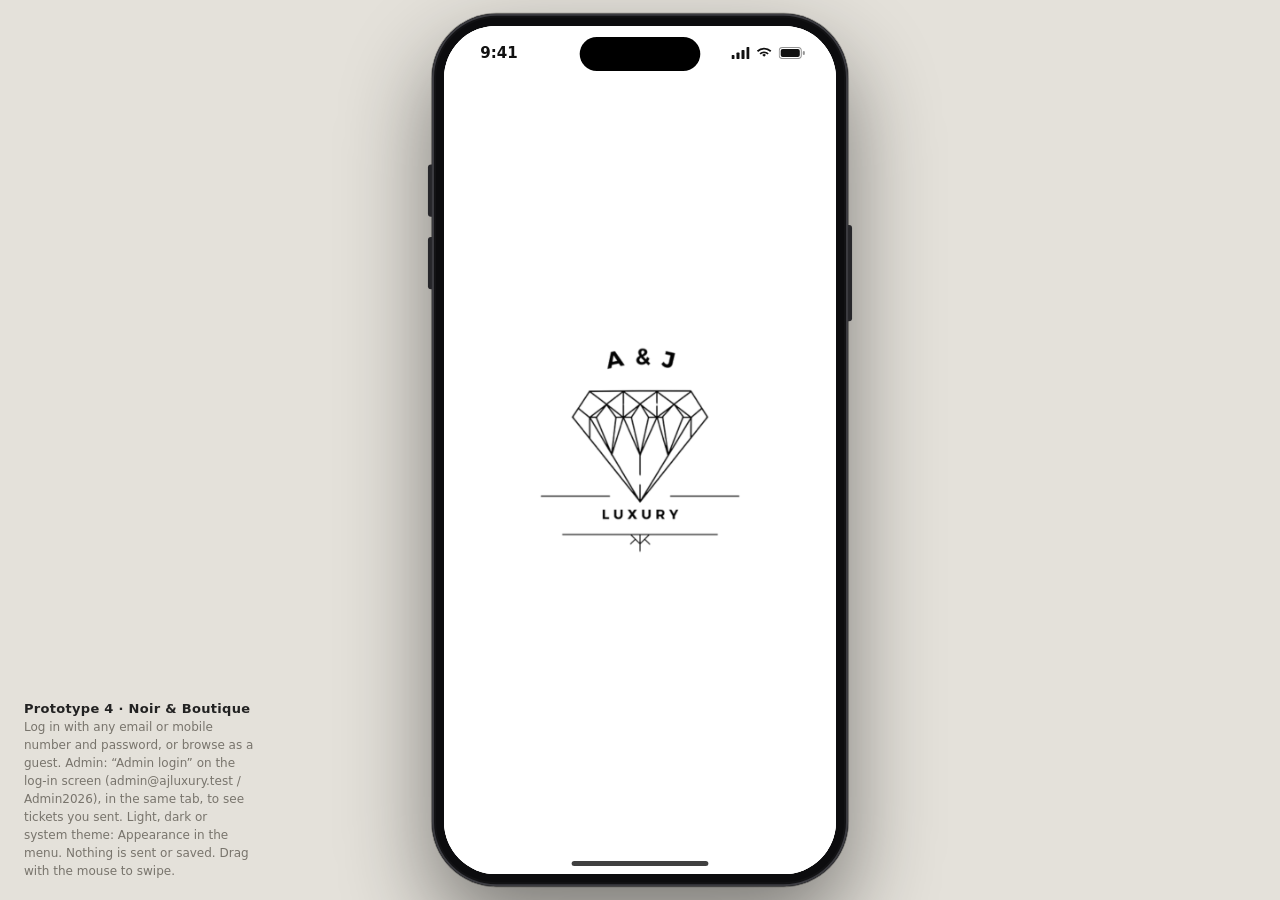
<file: prototype4/index.html>
<!doctype html>
<html lang="en-PH">
<head>
<meta charset="utf-8">
<meta name="viewport" content="width=device-width,initial-scale=1,viewport-fit=cover">
<meta name="theme-color" content="#0b0b0c">
<script>
/* Theme: "system" (default) follows the device; "light" and "dark" are the user's choice, kept in localStorage (a per-viewer convenience: the app still works if storage is blocked).
   Resolved and applied here, before first paint, so there is no flash. Colours live in the two variable sets below; layout never changes with the theme. */
(function () {
  var mq = matchMedia('(prefers-color-scheme: dark)'), K = 'aj-theme', mode = 'system';
  try { var v = localStorage.getItem(K); if (v === 'light' || v === 'dark') mode = v; } catch (e) {}
  var T = window.AJTHEME = {
    mode: mode,
    resolved: function () { return T.mode === 'system' ? (mq.matches ? 'dark' : 'light') : T.mode; },
    apply: function () {
      var t = T.resolved(), h = document.documentElement; h.dataset.theme = t; h.dataset.mode = T.mode;
      var m = document.querySelector('meta[name=theme-color]'); if (m) m.content = t === 'dark' ? '#0b0b0c' : '#ffffff';
      [].forEach.call(document.querySelectorAll('[data-act=theme]'), function (b) { b.setAttribute('aria-pressed', b.dataset.v === T.mode); });
    },
    set: function (m) { T.mode = m; try { m === 'system' ? localStorage.removeItem(K) : localStorage.setItem(K, m); } catch (e) {} T.apply(); }
  };
  mq.addEventListener ? mq.addEventListener('change', function () { if (T.mode === 'system') T.apply(); }) : mq.addListener(function () { if (T.mode === 'system') T.apply(); });
  T.apply();
})();
</script>
<title>A&amp;J Luxury · Prototype 4 · Noir &amp; Boutique</title>
<link rel="icon" href="../shared/aj/logo.png">
<link rel="stylesheet" href="https://fonts.googleapis.com/css2?family=Poppins:ital,wght@0,300;0,400;0,500;0,600;1,300;1,400&display=swap">
<link rel="stylesheet" href="../shared/phone.css">
<style>
/* Prototype 4 "Noir & Boutique": Prototype 3's layout (editorial one-column, slide-out drawer, floating assistant button) in two colour themes:
   light = Prototype 2's palette (white, black, hairlines), dark = Prototype 3's palette (near-black, A&J yellow-gold). System / Light / Dark control in the menu, Profile and log-in screens.
   Also carries the features the old Prototype 4 had on its own, redesigned in this style: sign-up code step, email-or-mobile log-in, greeting + notifications, Buy/Consign home switch,
   consignment tracker, quick-filter shortcuts, Discover swipe deck, layaway planner and estimate, grid/list shop view, filter sheet, My activity tracker, guided consign flow,
   Ava (guided FAQ assistant), Quick actions. Uses A&J Luxury's logo, photos, item details and FAQ wording (shared/aj-brand.js, with A&J's permission). Orders, accounts, tickets and admin figures are samples. */
:root{--sw:1.1;--disp:"Poppins","Segoe UI",system-ui,sans-serif;--ui:"Poppins","Segoe UI",system-ui,sans-serif}
/* Dark = Prototype 3's palette, unchanged. "gold" is the accent colour name used all through the file (in light mode it is black, as in Prototype 2). */
:root,:root[data-theme=dark]{color-scheme:dark;--bg:#0b0b0c;--bg2:#131315;--bg3:#1c1c1f;--ink:#efe8da;--mute:#a39d90;--gold:#e4d266;--gold2:#f1e69b;--line:rgba(228,210,102,.24);--err:#ee8a79;
 --ctl:rgba(228,210,102,.24);--lb-mute:#a39d90;--on-accent:#000;--on-btn:#0b0b0c;--ink-a08:#efe8da14;--ink-a12:#efe8da1f;--ink-a30:#efe8da4d;--ink-a33:#efe8da99;--ink-a80:#efe8dacc;
 --acc-a06:rgba(228,210,102,.06);--acc-a13:#e4d26622;--acc-a25:#e4d26640;--acc-a33:#e4d26655;--acc-a53:#e4d26688;--heart-bg:#0b0b0c99;--gcount-bg:#0b0b0cc0;--logo-filter:invert(1);
 --ph-ink:#efe8da;--ph-acc:#e4d266;--ph-acc2:#f1e69b;--ok:#8fd19a;
 --stage:radial-gradient(circle at 50% 38%,#26221b 0,#0a0a0a 64%);--sbc:#efe8da;--hbc:#efe8da;--capc:#867f71;--capb:#e2d7bd;--gbg:#131315;--gfg:#e4d266}
/* Light = Prototype 2's palette: white, #f5f3ef surface, ink #1b1b1b, mute #6f6c66, hairline #e8e5df, field #cfcbc3, error #b3261e, black accent. */
:root[data-theme=light]{color-scheme:light;--bg:#fff;--bg2:#f5f3ef;--bg3:#f1eee8;--ink:#1b1b1b;--mute:#6f6c66;--gold:#000;--gold2:#1b1b1b;--line:#e8e5df;--err:#b3261e;
 --ctl:#cfcbc3;--lb-mute:#cfcbc3;--on-accent:#fff;--on-btn:#fff;--ink-a08:#e8e5df;--ink-a12:#e8e5df;--ink-a30:#cfcbc3;--ink-a33:#6f6c66;--ink-a80:#1b1b1bcc;
 --acc-a06:#00000009;--acc-a13:#0000000d;--acc-a25:#0000;--acc-a33:#0000;--acc-a53:#9a968e;--heart-bg:#ffffffe6;--gcount-bg:#ffffffd9;--logo-filter:invert(0);
 --ph-ink:#fff;--ph-acc:#fff;--ph-acc2:#fff;--ok:#2e6b3a;
 --stage:#e4e1da;--sbc:#111;--hbc:#111;--capc:#78746c;--capb:#222;--gbg:#fff;--gfg:#111}
*{box-sizing:border-box;margin:0;padding:0;-webkit-tap-highlight-color:transparent}
[hidden]{display:none!important}
body{font:300 15px/1.55 var(--ui);color:var(--ink)}
button,input,select,textarea{font:inherit;color:inherit}
a{color:inherit;text-decoration:none}
img{display:block;max-width:100%}
i{font-style:italic}
:focus-visible{outline:1px solid var(--gold);outline-offset:3px}
.i{width:23px;height:23px;fill:none;stroke:currentColor;stroke-width:var(--sw);stroke-linecap:round;stroke-linejoin:round;flex:none}
.i.s{width:17px;height:17px}

#app{position:absolute;inset:0;display:flex;flex-direction:column;padding-top:var(--sat);background:var(--bg);overflow:hidden}
#app::after{content:"";position:absolute;inset:0;pointer-events:none;z-index:2;opacity:.09;mix-blend-mode:overlay;
 background:url("data:image/svg+xml,%3Csvg xmlns='http://www.w3.org/2000/svg' width='140' height='140'%3E%3Cfilter id='n'%3E%3CfeTurbulence type='fractalNoise' baseFrequency='.9' numOctaves='2' stitchTiles='stitch'/%3E%3C/filter%3E%3Crect width='100%25' height='100%25' filter='url(%23n)'/%3E%3C/svg%3E")}
main{position:relative;flex:1;overflow-x:hidden;overflow-y:auto;overscroll-behavior:contain;scrollbar-width:none}
main::-webkit-scrollbar{display:none}
main:focus-visible{outline:0}
main>*{animation:up .55s cubic-bezier(.2,.7,.2,1) both}
main.still>*{animation:none}
main>:nth-child(2){animation-delay:.07s}main>:nth-child(3){animation-delay:.14s}main>:nth-child(4){animation-delay:.21s}main>:nth-child(n+5){animation-delay:.28s}
@keyframes up{from{opacity:0;transform:translateY(16px)}to{opacity:1;transform:none}}
.lat{background:repeating-linear-gradient(45deg,transparent 0 11px,var(--acc-a06) 11px 12px),repeating-linear-gradient(-45deg,transparent 0 11px,var(--acc-a06) 11px 12px)}
.eyebrow{font:500 11px/1.3 var(--ui);letter-spacing:3.4px;text-transform:uppercase;color:var(--gold)}
.h1{font:300 29px/1.02 var(--disp);letter-spacing:-.3px}
.h2{font:400 22px/1.08 var(--disp)}
.h1 i,.h2 i,.disp i{color:var(--gold2)}
.dm{display:inline-block;width:7px;height:7px;border:1px solid var(--gold);transform:rotate(45deg);flex:none}
.orn{display:flex;align-items:center;gap:12px;margin:0 24px}
.orn::before,.orn::after{content:"";flex:1;height:1px;background:var(--line)}

/* bars */
.top{display:grid;grid-template-columns:1fr auto 1fr;align-items:center;min-height:56px;border-bottom:1px solid var(--line);background:var(--bg);position:relative;z-index:3}
.top.bare{display:none}
.top .l,.top .r{display:flex;align-items:center}
.top .r{justify-content:flex-end}
.top .r .ib{width:38px;margin:0 1px}
.top .r .dot{right:0}
.ajl{display:block;height:48px;width:auto;margin:0 auto;filter:var(--logo-filter)} /* A&J logo is black line art: white in dark mode, as supplied in light mode */
.wm{line-height:0}
#splash{position:absolute;inset:0;z-index:150;display:grid;place-items:center;background:var(--bg);transition:opacity .45s}
#splash.off{opacity:0;pointer-events:none}
#splash .ajl{height:230px;animation:in2 .9s both}
@keyframes in2{from{opacity:0;transform:scale(.94)}}
.tt{font:500 11px/1 var(--ui);letter-spacing:2.4px;text-transform:uppercase;max-width:150px;white-space:nowrap;overflow:hidden;text-overflow:ellipsis}
.ib{position:relative;width:46px;height:48px;margin:0 2px;display:grid;place-items:center;background:none;border:0;color:var(--ink);cursor:pointer}
.ib:active{color:var(--gold)}
.dot{position:absolute;top:6px;right:4px;min-width:16px;height:16px;padding:0 4px;border-radius:8px;background:var(--gold);color:var(--on-accent);font:600 10px/16px var(--ui);text-align:center}
#gb{display:flex;align-items:center;justify-content:center;gap:10px;padding:4px 16px;border-bottom:1px solid var(--line);font:400 11px var(--ui);letter-spacing:1.6px;text-transform:uppercase;color:var(--mute);position:relative;z-index:3}
#gb button{background:none;border:0;color:var(--gold);letter-spacing:1.6px;text-transform:uppercase;font:500 11px var(--ui);text-decoration:underline;cursor:pointer;min-height:32px}
.dock{position:relative;z-index:3;display:flex;gap:8px;align-items:center;padding:10px 14px calc(10px + var(--sab));background:var(--bg2);border-top:1px solid var(--line)}
.dock .btn{flex:1;padding:0 6px;letter-spacing:1.8px}
.dock .btn.ibtn{flex:0 0 50px;padding:0}
.fab{position:absolute;right:16px;bottom:calc(var(--sab) + 14px);z-index:30;width:56px;height:56px;border-radius:50%;background:var(--bg);color:var(--gold);border:1px solid var(--gold);cursor:pointer;display:grid;place-items:center;box-shadow:0 10px 30px #000a;transition:bottom .25s}
.fab::after{content:"";position:absolute;inset:-6px;border-radius:50%;border:1px solid var(--gold);opacity:0;animation:ring 3.2s ease-out infinite}
@keyframes ring{0%{opacity:.5;transform:scale(.9)}100%{opacity:0;transform:scale(1.35)}}
.fab.lift{bottom:calc(var(--sab) + 82px)}

/* buttons + forms */
.btn{display:inline-flex;align-items:center;justify-content:center;gap:8px;min-height:50px;padding:0 24px;border:1px solid var(--gold);background:transparent;color:var(--gold2);font:500 12px var(--ui);letter-spacing:2.6px;text-transform:uppercase;cursor:pointer;transition:background .2s,color .2s}
.btn:hover{background:var(--acc-a13)}
.btn.f{background:var(--gold);color:var(--on-btn)}
.btn.f:hover{background:var(--gold2)}
.btn.blk{display:flex;width:100%}
.btn.sm{min-height:40px;padding:0 16px;font-size:11px}
.btn[disabled]{opacity:.4}
.lnk{background:none;border:0;color:var(--gold2);text-decoration:underline;text-underline-offset:3px;cursor:pointer}
.fld{display:block;margin-bottom:18px;position:relative}
.fld>span{display:block;font:500 11px var(--ui);letter-spacing:2.4px;text-transform:uppercase;color:var(--mute)}
input[type=email],input[type=password],input[type=search],input[type=text],input[type=tel],input[type=date],select,textarea{width:100%;min-height:46px;padding:10px 0;border:0;border-bottom:1px solid var(--ink-a30);border-radius:0;background:transparent;font-size:17px;font-family:var(--ui);font-weight:300;color:var(--ink)}
input::placeholder,textarea::placeholder{color:var(--ink-a33)}
input:focus,select:focus,textarea:focus{outline:0;border-bottom-color:var(--gold)}
select option{background:var(--bg2)}
textarea{min-height:76px;resize:none}
[aria-invalid=true]{border-bottom-color:var(--err)!important}
.err{display:block;font-size:12px;color:var(--err);margin-top:3px}
.err:empty{display:none}
.eye{position:absolute;right:0;bottom:2px;width:44px;height:44px;display:grid;place-items:center;border:0;background:none;color:var(--mute);cursor:pointer}
.chk{display:flex;gap:12px;align-items:flex-start;padding:6px 0;font-size:14px;color:var(--ink)}
.chk input{appearance:none;flex:none;width:22px;height:22px;margin-top:1px;border:1px solid var(--gold);background:transparent;cursor:pointer;display:grid;place-items:center}
.chk input:checked{background:var(--gold)}
.chk input:checked::after{content:"";width:6px;height:11px;border:solid var(--on-accent);border-width:0 2px 2px 0;transform:rotate(45deg) translate(-1px,-1px)}
.chip{display:inline-flex;align-items:center;min-height:40px;padding:0 16px;border:1px solid var(--ctl);background:transparent;color:var(--ink);font:400 12px var(--ui);letter-spacing:1.4px;text-transform:uppercase;cursor:pointer;white-space:nowrap}
.chip[aria-pressed=true],.chip[aria-current]{background:var(--gold);border-color:var(--gold);color:var(--on-accent);font-weight:500}
.chips{display:flex;flex-wrap:wrap;gap:8px;margin:8px 0 18px}
.lab{display:block;font:500 11px var(--ui);letter-spacing:2.4px;text-transform:uppercase;color:var(--mute);margin-top:6px}
.seg{display:grid;grid-auto-flow:column;grid-auto-columns:1fr;border:1px solid var(--ctl);margin:8px 0 18px}
.seg .chip{border:0;justify-content:center;padding:0 6px;min-height:46px}
.sw{position:relative;width:46px;height:26px;flex:none}
.sw input{appearance:none;width:46px;height:26px;border:1px solid var(--gold);background:transparent;border-radius:13px;cursor:pointer}
.sw input:checked{background:var(--gold)}
.sw::after{content:"";position:absolute;left:4px;top:4px;width:16px;height:16px;border-radius:50%;background:var(--gold);transition:transform .2s;pointer-events:none}
.sw:has(input:checked)::after{transform:translateX(20px);background:var(--on-accent)}

/* login */
.login{position:relative;min-height:100%;display:flex;flex-direction:column;justify-content:center;padding:calc(var(--sat) + 8px) 28px 28px}
.login .glow{position:absolute;left:50%;top:-80px;width:420px;height:420px;margin-left:-210px;background:radial-gradient(closest-side,var(--acc-a25),transparent);pointer-events:none}
.login>*{position:relative}
.login .ajl{height:170px;margin:6px auto 0;filter:var(--logo-filter) drop-shadow(0 0 24px var(--acc-a33))}
.thm{margin-top:6px}.thm .seg{margin-bottom:6px}.dp .thm{padding:0 0 12px}
.themebtn{position:absolute;top:calc(var(--sat) + 4px);right:6px;z-index:6;color:var(--mute)}
.ajl+p{text-align:center;font:italic 400 15px var(--disp);color:var(--gold2);margin:4px 0 32px}
.login .eyebrow{text-align:center}
.or{display:flex;align-items:center;gap:12px;margin:14px 0;color:var(--mute);font:400 11px var(--ui);letter-spacing:3px;text-transform:uppercase}
.or::before,.or::after{content:"";flex:1;height:1px;background:var(--line)}
.fine{margin-top:16px;text-align:center;font-size:13px;color:var(--mute)}
.fine a{color:var(--gold2);text-decoration:underline;text-underline-offset:3px}
.formpage{padding:24px}
.back{display:inline-flex;align-items:center;gap:8px;margin-bottom:12px;color:var(--gold2);font:500 11px var(--ui);letter-spacing:2.4px;text-transform:uppercase}

/* home */
.hero{position:relative;overflow:hidden;border-bottom:1px solid var(--line)}
.hero img{width:100%;height:360px;object-fit:cover;object-position:50% 58%;-webkit-mask-image:linear-gradient(#000 55%,transparent);mask-image:linear-gradient(#000 55%,transparent)}
.hero .ht{position:relative;margin:-56px 24px 0;padding-bottom:30px}
.hero p{margin:10px 0 18px;color:var(--ink);opacity:.8}
.rowb{display:flex;gap:10px}
.rowb .btn{flex:1;padding:0 10px}
.sec{display:flex;justify-content:space-between;align-items:flex-end;padding:38px 24px 14px}
.sec a{font:500 11px var(--ui);letter-spacing:2.4px;text-transform:uppercase;color:var(--gold2);border-bottom:1px solid var(--gold);padding-bottom:2px}
.cols{gap:12px;padding:0 24px 4px;scroll-padding-left:24px}
.col{position:relative;width:214px;height:292px;overflow:hidden;border:1px solid var(--line)}
.col img{position:absolute;inset:0;width:100%;height:100%;object-fit:cover}
.col::after{content:"";position:absolute;inset:0;background:linear-gradient(180deg,#0000 40%,#000c)}
.col div{position:absolute;left:16px;right:16px;bottom:14px;z-index:1}
.col small{font:500 10px var(--ui);letter-spacing:2.4px;text-transform:uppercase;color:var(--ph-acc)}
.col b{display:block;font:italic 400 18px/1.05 var(--disp);color:var(--ph-ink)}
.stag{display:grid;grid-template-columns:1fr 1fr;gap:20px 14px;padding:0 24px 40px}
.stag>:nth-child(even){transform:translateY(34px)}
.mini{position:relative;display:block;min-width:0}
.mini img{width:100%;aspect-ratio:4/5;object-fit:cover;border:1px solid var(--line)}
.mini .b{margin-top:8px;font:500 10px var(--ui);letter-spacing:2.2px;text-transform:uppercase;color:var(--gold)}
.mini .t{font:400 14px/1.25 var(--disp);display:-webkit-box;-webkit-line-clamp:2;-webkit-box-orient:vertical;overflow:hidden}
.mini .pr{font:400 14px var(--ui);color:var(--mute)}
.brands{padding:0 24px;font:italic 400 21px/1.5 var(--disp)}
.brands a{color:var(--ink)}
.brands a:hover{color:var(--gold2)}
.brands .dm{margin:0 12px 4px}
.band{position:relative;margin:40px 0 0;padding:44px 24px;border-top:1px solid var(--line);border-bottom:1px solid var(--line);background-color:var(--bg2);overflow:hidden}
.band p{margin:10px 0 20px;color:var(--mute)}
.std{display:grid;gap:0;padding:0 24px}
.std a{display:flex;gap:16px;align-items:center;padding:16px 0;border-bottom:1px solid var(--line)}
.std .i{color:var(--gold);width:28px;height:28px}
.std b{display:block;font:400 14px var(--disp)}
.std small{color:var(--mute);font-size:13px;line-height:1.35;display:block}
.foot{display:flex;flex-wrap:wrap;gap:8px 20px;justify-content:center;padding:36px 24px 12px;font:400 11px var(--ui);letter-spacing:2.2px;text-transform:uppercase}
.foot a{color:var(--mute)}
.note{margin:16px 24px 28px;padding-top:14px;border-top:1px solid var(--line);font-size:12px;color:var(--mute);text-align:center}

/* collections, lists */
.chead{padding:30px 24px 8px}
.chead p{margin-top:8px;color:var(--mute)}
.crow{position:relative;display:block;height:150px;margin:0 24px 14px;overflow:hidden;border:1px solid var(--line)}
.crow{background:var(--bg2)}
.crow img{position:absolute;top:0;bottom:0;right:0;width:54%;height:100%;object-fit:cover}
.crow::after{content:"";position:absolute;inset:0;background:linear-gradient(90deg,var(--bg2) 42%,#0000 64%)}
.crow div{position:absolute;left:18px;top:50%;transform:translateY(-50%);z-index:1;max-width:52%}
.crow b{display:block;font:italic 400 20px/1.05 var(--disp)}
.crow small{display:block;color:var(--mute);font-size:12px;line-height:1.35;margin-top:4px}
.bar{display:flex;gap:8px;align-items:center;padding:6px 24px 4px;overflow-x:auto;scrollbar-width:none}
.bar select{width:auto;min-width:120px;font-size:13px;letter-spacing:1px;text-transform:uppercase}
.cnt{padding:12px 24px 0;color:var(--mute);font-size:13px}
.plist{display:grid;gap:30px;padding:18px 24px 30px}
.pc{position:relative}
.pc img{width:100%;aspect-ratio:4/5;object-fit:cover;border:1px solid var(--line)}
.pc .meta{display:flex;justify-content:space-between;align-items:baseline;gap:12px;margin-top:10px}
.pc .b{font:500 10px var(--ui);letter-spacing:2.4px;text-transform:uppercase;color:var(--gold)}
.pc .t{font:400 16px/1.3 var(--disp);margin-top:3px}
.pc .pr{font:400 15px var(--disp);white-space:nowrap}
.pc .cd{margin-top:4px;color:var(--mute);font-size:13px}
.heart{position:absolute;top:8px;right:8px;width:44px;height:44px;display:grid;place-items:center;border:0;background:var(--heart-bg);color:var(--ink);border-radius:50%;cursor:pointer;backdrop-filter:blur(4px)}
.heart.on{color:var(--gold)}.heart.on .i{fill:currentColor}
.badge{position:absolute;left:0;top:14px;padding:3px 12px;background:var(--gold);color:var(--on-accent);font:600 10px var(--ui);letter-spacing:2px;text-transform:uppercase}
.empty{padding:56px 28px;text-align:center;color:var(--mute)}
.empty .i{width:38px;height:38px;color:var(--gold);margin:0 auto 14px;stroke-width:.9}
.empty .btn{margin-top:18px}
.az{padding:0 24px}
.az h3{font:500 13px var(--ui);letter-spacing:3px;color:var(--gold);padding:22px 0 6px;border-bottom:1px solid var(--line)}
.az a{display:flex;justify-content:space-between;align-items:baseline;padding:10px 0;border-bottom:1px solid var(--ink-a08);font:400 17px var(--disp)}
.az small{color:var(--mute);font:300 12px var(--ui)}

/* product */
.gal{position:relative;border-bottom:1px solid var(--line)}
.gal .snap>*{width:100%}
.snap{display:flex;overflow-x:auto;scroll-snap-type:x mandatory;scrollbar-width:none}
.snap::-webkit-scrollbar{display:none}
.snap>*{flex:none;scroll-snap-align:start}
.gal img{width:100%;aspect-ratio:1;object-fit:cover;cursor:zoom-in}
.gcount{position:absolute;left:14px;top:12px;padding:3px 10px;background:var(--gcount-bg);font:500 11px var(--ui);letter-spacing:2px;color:var(--gold2)}
.dots{display:flex;justify-content:center;gap:8px;padding:12px}
.dots i{width:7px;height:7px;border:1px solid var(--gold);transform:rotate(45deg)}
.dots i.on{background:var(--gold)}
.pinfo{padding:6px 24px 8px}
.pinfo .h2{margin:4px 0 8px}
.ppr{font:400 20px var(--disp);color:var(--gold2)}
.check{margin:20px 24px;padding:18px;border:1px solid var(--line);background:var(--bg2)}
.check h3{font:500 11px var(--ui);letter-spacing:3px;text-transform:uppercase;color:var(--gold);display:flex;align-items:center;gap:10px;margin-bottom:6px}
.kv{display:grid;grid-template-columns:auto 1fr;gap:0 18px}
.kv dt,.kv dd{padding:9px 0;border-bottom:1px solid var(--ink-a08)}
.kv dt{color:var(--mute);font-size:13px}
.kv dd{text-align:right}
.kv.free{margin:0 24px}
details{border-top:1px solid var(--line);margin:0 24px}
details:last-of-type{border-bottom:1px solid var(--line)}
summary{display:flex;justify-content:space-between;align-items:center;min-height:56px;font:400 15px var(--disp);cursor:pointer;list-style:none}
summary::-webkit-details-marker{display:none}
details[open] summary .i{transform:rotate(180deg)}
.dbody{padding:0 0 18px;color:var(--mute)}
.dbody p+p{margin-top:8px}
.dbody a{color:var(--gold2);text-decoration:underline;text-underline-offset:3px}
.row{display:flex;gap:14px;overflow-x:auto;padding:0 24px 6px;scrollbar-width:none}
.row .mini{flex:0 0 150px}

/* chat concierge */
.csheet{position:absolute;inset:0;z-index:60;display:flex;align-items:flex-end}
.csheet .scrim{position:absolute;inset:0;background:#000b;animation:fade .25s both}
.cpanel{position:relative;width:100%;height:84%;display:flex;flex-direction:column;background:var(--bg2);border-top:1px solid var(--gold);animation:slide .35s cubic-bezier(.2,.8,.2,1) both}
@keyframes fade{from{opacity:0}}
@keyframes slide{from{transform:translateY(100%)}}
.cpanel header{display:flex;align-items:center;justify-content:space-between;padding:10px 8px 10px 22px;border-bottom:1px solid var(--line)}
.cpanel header small{display:block;font:500 10px var(--ui);letter-spacing:3px;text-transform:uppercase;color:var(--gold)}
.cpanel header b{font:italic 400 17px/1 var(--disp)}
.clog{flex:1;overflow-y:auto;padding:18px 20px;display:flex;flex-direction:column;gap:12px;scrollbar-width:none}
.m{max-width:88%;padding:12px 15px;white-space:pre-line;line-height:1.5;font-size:15px}
.m.bot{align-self:flex-start;background:var(--bg3);border-left:2px solid var(--gold)}
.m.me{align-self:flex-end;background:var(--gold);color:var(--on-accent)}
.m small{display:block;margin-top:8px;color:var(--mute);font-size:11px;line-height:1.3;white-space:normal}
.m .btn{margin-top:12px;white-space:normal;text-align:center}
.typing i{display:inline-block;width:6px;height:6px;margin:0 3px;background:var(--gold);transform:rotate(45deg);animation:b 1s infinite}
.typing i:nth-child(2){animation-delay:.15s}.typing i:nth-child(3){animation-delay:.3s}
@keyframes b{0%,60%,100%{opacity:.3}30%{opacity:1}}
.qs{display:flex;gap:8px;overflow-x:auto;padding:4px 20px 10px;scrollbar-width:none}
.qs .chip{min-height:36px;font-size:11px}
.send{display:flex;gap:10px;padding:10px 16px calc(12px + var(--sab));border-top:1px solid var(--line);align-items:flex-end}
.send input{flex:1;border-bottom-color:var(--line);padding:8px 0}
.send .btn{width:50px;padding:0;min-height:46px}

/* drawer */
.drawer{position:absolute;inset:0;z-index:70;visibility:hidden;transition:visibility 0s .35s}
.drawer.on{visibility:visible;transition:none}
.drawer .scrim{position:absolute;inset:0;background:#000c;opacity:0;transition:opacity .3s}
.drawer.on .scrim{opacity:1}
.dp{position:absolute;left:0;top:0;bottom:0;width:86%;display:flex;flex-direction:column;background:var(--bg2);border-right:1px solid var(--gold);padding:calc(var(--sat) + 10px) 26px calc(var(--sab) + 18px);overflow-y:auto;scrollbar-width:none;transform:translateX(-103%);transition:transform .38s cubic-bezier(.2,.8,.2,1)}
.drawer.on .dp{transform:none}
.dp .dh{display:flex;justify-content:space-between;align-items:center;margin:0 -12px 6px 0}
.dlogo{display:flex;align-items:center;gap:8px}.dlogo .ajl{height:56px;margin:0}
.dp .who{padding:4px 0 12px;border-bottom:1px solid var(--line)}
.dp .who b{display:block;font:italic 400 18px/1.1 var(--disp)}
.dl{display:flex;align-items:baseline;justify-content:space-between;padding:9px 0;border-bottom:1px solid var(--ink-a08);font:400 19px/1.15 var(--disp)}
.dl small{font:500 11px var(--ui);color:var(--gold);letter-spacing:1px}
.dl[aria-current]{color:var(--gold2);font-style:italic}
.dsub{display:flex;flex-wrap:wrap;gap:6px 18px;padding:18px 0 14px;font:500 11px var(--ui);letter-spacing:2.2px;text-transform:uppercase;color:var(--mute)}
.dp .btn{margin-top:auto}

/* sheet + toast */
.sheet{position:absolute;inset:0;z-index:80;display:flex;align-items:flex-end}
.scrim{position:absolute;inset:0;background:#000b}
.panel{position:relative;width:100%;max-height:90%;overflow-y:auto;padding:28px 24px calc(22px + var(--sab));background:var(--bg2);border-top:1px solid var(--gold);display:grid;gap:10px;animation:slide .3s both}
.panel h2{font:400 20px/1.1 var(--disp)}
.panel p{color:var(--mute);margin-bottom:6px}
.panel.lb{height:100%;max-height:none;border:0;background:#000;padding:var(--sat) 0 var(--sab);align-content:center}
.lb .x{position:absolute;top:calc(var(--sat) + 4px);right:8px;z-index:2}
.lb img{width:100%;aspect-ratio:1;object-fit:cover}
.lb p{text-align:center;font:500 11px var(--ui);letter-spacing:2.4px;text-transform:uppercase;color:var(--gold)}
.toast{position:absolute;left:20px;right:20px;bottom:calc(var(--sab) + 92px);z-index:90;padding:13px 18px;background:var(--gold);color:var(--on-accent);font:500 13px var(--ui);letter-spacing:.6px;text-align:center;opacity:0;pointer-events:none;transition:opacity .25s}
.toast.on{opacity:1}

/* requests, timelines, days */
.req{display:block;padding:16px 24px;border-bottom:1px solid var(--line)}
.req small{font:500 10px var(--ui);letter-spacing:2.4px;text-transform:uppercase;color:var(--gold)}
.req b{display:block;font:400 15px/1.15 var(--disp)}
.req .sub{color:var(--mute);font-size:13px}
.pill{display:inline-block;margin-top:6px;padding:1px 12px;border:1px solid var(--gold);font:500 10px/18px var(--ui);letter-spacing:2px;text-transform:uppercase;color:var(--gold2)}
.tl{list-style:none;padding:6px 0 0 4px}
.tl li{position:relative;padding:0 0 20px 32px;color:var(--mute)}
.tl li::before{content:"";position:absolute;left:0;top:6px;width:9px;height:9px;border:1px solid var(--gold);transform:rotate(45deg);background:var(--bg)}
.tl li::after{content:"";position:absolute;left:4px;top:20px;bottom:-4px;width:1px;background:var(--line)}
.tl li:last-child::after{display:none}
.tl li.on{color:var(--ink)}
.tl li.on::before{background:var(--gold)}
.ok{text-align:center;padding:34px 24px 10px}
.ok .dmb{width:62px;height:62px;margin:0 auto 18px;border:1px solid var(--gold);transform:rotate(45deg);display:grid;place-items:center}
.ok .dmb .i{transform:rotate(-45deg);color:var(--gold)}
.ok p{color:var(--mute);margin-top:6px}
.pad{padding:20px 24px}
.days{display:flex;gap:8px;overflow-x:auto;padding:4px 0 8px;margin:6px -24px 8px;padding-left:24px;padding-right:24px;scrollbar-width:none}
.day{flex:none;width:64px;padding:10px 0;border:1px solid var(--ctl);background:transparent;text-align:center;cursor:pointer}
.day small{display:block;font:500 10px var(--ui);letter-spacing:2px;text-transform:uppercase;color:var(--mute)}
.day b{display:block;font:400 18px/1.1 var(--disp)}
.day[aria-pressed=true]{background:var(--gold);border-color:var(--gold);color:var(--on-accent)}
.day[aria-pressed=true] small{color:var(--on-accent)}
.slots{display:grid;grid-template-columns:1fr 1fr;gap:10px;margin:8px 0}
.slot{position:relative;aspect-ratio:4/3;display:flex;flex-direction:column;align-items:center;justify-content:center;gap:6px;border:1px dashed var(--acc-a53);background:transparent;color:var(--mute);font:400 12px var(--ui);letter-spacing:1.4px;text-transform:uppercase;cursor:pointer;overflow:hidden}
.slot img{position:absolute;inset:0;width:100%;height:100%;object-fit:cover}
.slot .ph{position:absolute;inset:0;display:grid;place-items:center;background:var(--bg2);color:var(--gold)}
.slot em{position:absolute;left:0;right:0;bottom:0;padding:3px;background:#000b;font-style:normal;color:var(--ph-acc2);text-align:center}
.slot.on{border-style:solid;border-color:var(--gold)}
.slot b{font-weight:500;color:var(--gold);font-size:10px}
.num{font:italic 300 31px/1 var(--disp);color:var(--gold);width:46px;flex:none}
.jstep{display:flex;gap:14px;padding:16px 24px;border-bottom:1px solid var(--line)}
.jstep b{display:block;font:400 15px/1.2 var(--disp)}
.jstep span{color:var(--mute);font-size:14px}
.info{padding:8px 24px 28px}
.info h3{font:500 11px var(--ui);letter-spacing:3px;text-transform:uppercase;color:var(--gold);margin:22px 0 6px}
.info p{margin-top:10px;color:var(--ink-a80)}
.info ul{margin:8px 0 0 20px;color:var(--ink-a80)}
.info a{color:var(--gold2);text-decoration:underline;text-underline-offset:3px}
.pend{padding:11px 14px;border:1px solid var(--line);background:var(--bg2);color:var(--mute)!important;font-size:12px}
.gate{padding:70px 28px;text-align:center}
.gate .i{width:36px;height:36px;color:var(--gold);stroke-width:.9}
.gate h1{font:400 21px/1.1 var(--disp);margin:14px 0 8px}
.gate p{color:var(--mute);margin-bottom:22px}
.gate .btn{margin-top:10px}
/* Swipe affordances, tap feedback, intro */
.panel:not(.lb)::before{content:"";justify-self:center;width:36px;height:2px;margin:-16px 0 6px;background:var(--line)}
.cpanel::before{content:"";position:absolute;top:5px;left:50%;width:36px;height:2px;margin-left:-18px;background:var(--line)}
.lb .snap>*{width:100%}
.btn:active{transform:scale(.98)}
.pc img,.mini img,.col img,.crow img{transition:opacity .2s}
.pc a:active img,.mini:active img,.col:active img,.crow:active img{opacity:.7}
.chip:active,.std a:active,.az a:active,.req:active,.dl:active,.brands a:active{opacity:.6}
.intro{min-height:100%;display:flex;flex-direction:column;padding-bottom:18px}
.intro .snap{flex:1}
.intro section{width:100%;display:flex;flex-direction:column;justify-content:center;padding:28px 32px 6px}
.intro img{width:100%;height:300px;object-fit:cover;border:1px solid var(--line);margin-bottom:26px}
.intro .ajl{width:auto;height:64px;margin:0 auto 16px;border:0;object-fit:contain}
.intro .h2{margin:8px 0 10px}
.intro p{color:var(--mute)}
.ibar{display:flex;justify-content:space-between;align-items:center;padding:4px 28px 0}
/* Support tickets + admin */
.pill.on{background:var(--gold);color:var(--on-accent)}
.tlog{display:flex;flex-direction:column;gap:12px;padding:0 24px 8px}
.tlog .m.me small{color:var(--on-accent);opacity:.65}
.sysm{align-self:center;font:500 10px var(--ui);letter-spacing:1.6px;text-transform:uppercase;color:var(--mute);text-align:center}
.sec.sm{padding:32px 24px 12px}
.sec.sm .h2{font-size:25px}
.kpis{display:grid;grid-template-columns:1fr 1fr;gap:1px;margin:14px 24px 0;background:var(--line);border:1px solid var(--line)}
.kpi{padding:14px;background:var(--bg2);min-width:0}
.kpi small{display:block;font:500 10px var(--ui);letter-spacing:2px;text-transform:uppercase;color:var(--gold);white-space:nowrap;overflow:hidden;text-overflow:ellipsis}
.kpi b{display:block;margin-top:4px;font:400 21px/1.1 var(--disp);overflow-wrap:anywhere}
.kpi span{display:block;font-size:12px;line-height:1.3;color:var(--mute)}
.ch{margin:0 24px;padding:12px 14px 8px;border:1px solid var(--line);background:var(--bg2);--ch:var(--gold);--chg:var(--ink-a12);--cht:var(--mute)}
.ch-r{min-height:18px;margin-bottom:6px;font:500 11px var(--ui);letter-spacing:1.4px;text-transform:uppercase;color:var(--gold2)}
.ch-s{display:block;width:100%;height:auto;overflow:visible}
.ch-b{fill:var(--ch)}
.ch g:hover .ch-b{fill:var(--gold2)}
.ch-g{stroke:var(--chg);stroke-width:1}
.ch-ax{font:300 11px var(--ui);fill:var(--cht)}
.ch-v{font:500 11px var(--ui);fill:var(--ink)}
.two{display:flex;gap:16px}
.two>*{flex:1;min-width:0}
.tbl{width:100%;border-collapse:collapse;font-size:13px}
.tbl th{padding:8px 4px;border-bottom:1px solid var(--line);font:500 10px var(--ui);letter-spacing:2px;text-transform:uppercase;color:var(--gold);text-align:left}
.tbl td{padding:9px 4px;border-bottom:1px solid var(--ink-a08);vertical-align:top;white-space:nowrap}
.tbl td.w{white-space:normal}
.tbl th:last-child,.tbl td:last-child{text-align:right}
@media(prefers-reduced-motion:reduce){*{transition:none!important;animation:none!important}}

/* ---- features carried over from the old Prototype 4, restyled in this layout. Colours come only from the theme variables, so they follow light/dark ---- */
.pad24{padding:0 24px}
.pbar{height:3px;background:var(--ink-a12);margin:12px 0 8px}
.pbar i{display:block;height:100%;background:var(--gold);transition:width .6s}
.kvline{display:flex;justify-content:space-between;gap:12px;font-size:13px;color:var(--mute)}
.trkt{display:block;font:400 18px/1.25 var(--disp);margin-top:4px}
/* home: greeting, shortcuts, Discover banner */
.greet{display:flex;align-items:center;gap:12px;padding:14px 24px 0}
.greet>div{flex:1;min-width:0}
.greet small{display:block;font:500 10px var(--ui);letter-spacing:2.4px;text-transform:uppercase;color:var(--gold)}
.greet b{display:block;font:italic 400 18px/1.2 var(--disp);overflow:hidden;text-overflow:ellipsis;white-space:nowrap}
.gav{width:42px;height:42px;border:1px solid var(--gold);border-radius:50%;display:grid;place-items:center;font:400 17px var(--disp);color:var(--gold2);flex:none}
.needs{display:grid;grid-template-columns:1fr 1fr;gap:12px;padding:0 24px}
.need{display:flex;flex-direction:column;gap:4px;min-height:104px;padding:16px;border:1px solid var(--line);background:var(--bg2)}
.need .i{color:var(--gold);margin-bottom:6px}
.need small{font:500 10px var(--ui);letter-spacing:2.2px;text-transform:uppercase;color:var(--mute)}
.need b{font:400 16px/1.2 var(--disp)}
.need.wide{grid-column:span 2;min-height:0}
.need:active{opacity:.6}
.disc{position:relative;display:flex;align-items:center;justify-content:space-between;gap:12px;margin:26px 24px 0;padding:20px;border:1px solid var(--line);background:var(--bg2);overflow:hidden}
.disc small{font:500 10px var(--ui);letter-spacing:2.4px;text-transform:uppercase;color:var(--gold)}
.disc h2{font:300 22px/1.2 var(--disp);margin:6px 0 14px}
.disc h2 i{color:var(--gold2)}
.stk{position:relative;width:112px;height:128px;flex:none}
.stk img{position:absolute;width:84px;height:104px;object-fit:cover;border:1px solid var(--line)}
.stk img:nth-child(1){left:0;top:18px;transform:rotate(-8deg)}
.stk img:nth-child(2){left:26px;top:2px;transform:rotate(6deg)}
/* collection: quick-filter chip, grid view, filter sheet */
.fchip{display:inline-flex;align-items:center;gap:8px;padding:0 4px 0 14px;min-height:40px;border:1px solid var(--gold);font:500 12px var(--ui);letter-spacing:1.4px;text-transform:uppercase;white-space:nowrap}
.fchip a{display:grid;place-items:center;width:32px;height:32px}
.plist.g2{grid-template-columns:1fr 1fr;gap:22px 14px;padding:14px 24px 30px}
.plist.g2 .pc .meta{display:block}
.plist.g2 .pc .t{font-size:14px}
.plist.g2 .pc .pr{font-size:15px}
.plist.g2 .pc .cd{display:none}
input[type=range]{appearance:none;width:100%;min-height:0;height:2px;padding:0;border:0;background:var(--ink-a30);margin:16px 0 22px}
input[type=range]::-webkit-slider-thumb{appearance:none;width:22px;height:22px;border-radius:50%;background:var(--gold);border:3px solid var(--bg2);box-shadow:0 0 0 1px var(--gold);cursor:pointer}
input[type=range]::-moz-range-thumb{width:16px;height:16px;border-radius:50%;background:var(--gold);border:3px solid var(--bg2);box-shadow:0 0 0 1px var(--gold);cursor:pointer}
/* sign-up code step */
.otp{display:grid;grid-template-columns:repeat(4,1fr);gap:12px;margin:18px 0 6px}
.otp input{min-height:64px;padding:0;text-align:center;font:300 28px var(--disp);border:1px solid var(--ink-a30);background:transparent}
.otp input:focus{border-color:var(--gold)}
/* Discover deck */
.dcount{display:flex;justify-content:flex-end;padding:0 24px;font:500 11px var(--ui);letter-spacing:2.4px;text-transform:uppercase;color:var(--mute)}
.dkw{position:relative;margin:10px 24px 0;height:452px}
.dcard{position:absolute;inset:0;background:var(--bg2);border:1px solid var(--line);overflow:hidden;touch-action:none;user-select:none;transition:transform .35s cubic-bezier(.2,.8,.2,1),opacity .3s;cursor:grab}
.dcard.drag{transition:none;cursor:grabbing}
.dcard img{width:100%;height:330px;object-fit:cover;pointer-events:none}
.dcard .tx{padding:14px 18px}
.dcard .b{font:500 10px var(--ui);letter-spacing:2.4px;text-transform:uppercase;color:var(--gold)}
.dcard .t{font:400 17px/1.25 var(--disp);margin:3px 0 4px;display:-webkit-box;-webkit-line-clamp:2;-webkit-box-orient:vertical;overflow:hidden}
.dcard .pr{font:400 18px var(--disp);color:var(--gold2)}
.dcard:not(:last-child){pointer-events:none}
.stamp{position:absolute;top:20px;padding:3px 12px;border:2px solid;background:var(--bg);font:600 16px var(--ui);letter-spacing:4px;opacity:0;transform:rotate(-8deg)}
.stamp.s{left:18px;color:var(--ok);border-color:var(--ok)}
.stamp.k{right:18px;color:var(--err);border-color:var(--err);transform:rotate(8deg)}
.dctl{display:flex;justify-content:center;align-items:center;gap:20px;margin-top:18px}
.dctl button{width:56px;height:56px;border-radius:50%;border:1px solid var(--ctl);background:var(--bg2);color:var(--ink);display:grid;place-items:center;cursor:pointer}
.dctl button:active{transform:scale(.92)}
.dctl .k{color:var(--err);border-color:var(--err)}
.dctl .s{width:64px;height:64px;background:var(--gold);color:var(--on-accent);border-color:var(--gold)}
/* guided consign flow */
.prog{display:flex;gap:6px;padding:4px 24px 0}
.prog i{flex:1;height:3px;background:var(--ink-a12)}
.prog i.on{background:var(--gold)}
.ctiles{display:grid;grid-template-columns:1fr 1fr;gap:12px;margin-top:6px}
.ctile{position:relative;display:flex;align-items:flex-end;min-height:118px;padding:12px;border:1px solid var(--line);background:var(--bg2);color:var(--ph-ink);font:400 15px var(--disp);text-align:left;cursor:pointer;overflow:hidden}
.ctile img{position:absolute;inset:0;width:100%;height:100%;object-fit:cover}
.ctile::after{content:"";position:absolute;inset:0;background:linear-gradient(180deg,#0000 35%,#000c)}
.ctile span{position:relative;z-index:1}
.ctile[aria-pressed=true]{outline:2px solid var(--gold);outline-offset:-2px}
.opt{display:flex;gap:14px;align-items:center;width:100%;margin-bottom:10px;padding:14px 16px;border:1px solid var(--ctl);background:transparent;color:var(--ink);text-align:left;cursor:pointer}
.opt[aria-pressed=true]{border-color:var(--gold);background:var(--bg2)}
.opt .i{color:var(--gold);width:26px;height:26px}
.opt b{display:block;font:400 16px var(--disp)}
.opt span{font-size:13px;color:var(--mute);line-height:1.3;display:block}
/* notifications, quick actions, drawer buttons, Ava feedback */
.nrow{display:flex;gap:14px;align-items:center}
.nico{width:42px;height:42px;border:1px solid var(--line);display:grid;place-items:center;flex:none;color:var(--gold)}
.qa{display:flex;align-items:center;gap:14px;width:100%;padding:12px 0;border:0;border-bottom:1px solid var(--ink-a08);background:none;color:var(--ink);text-align:left;cursor:pointer;font:400 16px var(--disp)}
.qa .ico{width:42px;height:42px;border:1px solid var(--line);display:grid;place-items:center;flex:none;color:var(--gold)}
.qa small{display:block;font:400 12px var(--ui);color:var(--mute)}
button.dl{width:100%;border:0;border-bottom:1px solid var(--ink-a08);background:none;color:inherit;text-align:left;cursor:pointer}
.dl .i{color:var(--gold);width:18px;height:18px;align-self:center}
.fb{display:flex;gap:8px;margin-top:8px;font-size:12px;align-items:center;color:var(--mute);white-space:normal}
.fb button{border:1px solid var(--ctl);background:none;color:var(--ink);padding:3px 12px;font:500 11px var(--ui);cursor:pointer}
.qs .chip.dash{border-style:dashed}
.sch td:last-child{font-weight:500}
/* lightbox: caption and close button sit on a black backdrop in both themes */
.lb p{color:var(--ph-acc)}
.lb .ib{color:var(--ph-ink)}
</style>
</head>
<body>
<div class="stage">
 <div class="phone">
  <div class="screen" id="screen">
   <div id="app">
    <header class="top" id="top"></header>
    <button class="ib themebtn" id="themebtn" data-act="themecycle" hidden></button>
    <div id="gb" hidden><span>Guest · view only</span><button data-act="login">Log in</button></div>
    <main id="main" tabindex="-1"></main>
    <div class="dock" id="dock" hidden></div>
    <button class="fab" id="fab" data-act="concierge" aria-label="Ask Ava, the FAQ assistant" hidden><svg class="i"><use href="#i-chat"/></svg></button>
    <div class="drawer" id="drawer" aria-hidden="true"><div class="scrim" data-act="dclose"></div><nav class="dp" id="dp" aria-label="Main menu" data-dismiss="dclose" data-dir="left"></nav></div>
    <div class="csheet" id="cs" hidden><div class="scrim" data-act="cclose"></div>
     <section class="cpanel" role="dialog" aria-modal="true" aria-label="Ava, FAQ assistant" data-dismiss="cclose" data-dir="down">
      <header><div><small>Ava</small><b>FAQ assistant</b></div><button class="ib" data-act="cclose" aria-label="Close chat"><svg class="i"><use href="#i-close"/></svg></button></header>
      <div class="clog" id="log" aria-live="polite"></div>
      <div class="qs" id="qs"></div>
      <form class="send" id="chatform"><input type="text" id="msg" placeholder="Ask a question…" aria-label="Message" autocomplete="off"><button class="btn f" aria-label="Send"><svg class="i"><use href="#i-send"/></svg></button></form>
     </section></div>
    <div class="sheet" id="sheet" hidden><div class="scrim" data-act="close"></div><div class="panel" id="panel" role="dialog" aria-modal="true" data-dismiss="close" data-dir="down"></div></div>
    <div class="toast" id="toast" role="status" aria-live="polite"></div>
   </div>
   <div id="splash" aria-hidden="true"><img class="ajl" src="../shared/aj/logo.png" alt=""></div>
  </div>
 </div>
 <div class="cap"><b>Prototype 4 · Noir &amp; Boutique</b>Log in with any email or mobile number and password, or browse as a guest. Admin: “Admin login” on the log-in screen (admin@ajluxury.test / Admin2026), in the same tab, to see tickets you sent. Light, dark or system theme: Appearance in the menu. Nothing is sent or saved. Drag with the mouse to swipe.</div>
</div>

<script src="../shared/aj-brand.js"></script>
<script src="../shared/core.js"></script>
<script>
const {$, $$, esc, peso, ic, S, ITEMS, CATS, BRANDS, isGuest, toast, pic, item, catName, D, req, ticked, mobileRule, emailRule, validate, fld, sel, chk, B} = AJ;
const art = (p, v, cap) => pic(p, 'noir', v, cap);
document.body.insertAdjacentHTML('afterbegin', '<svg width="0" height="0" style="position:absolute" aria-hidden="true"><symbol id="i-sun" viewBox="0 0 24 24"><circle cx="12" cy="12" r="4"/><path d="M12 3v2M12 19v2M3 12h2M19 12h2M5.6 5.6L7 7M17 17l1.4 1.4M5.6 18.4L7 17M17 7l1.4-1.4"/></symbol><symbol id="i-moon" viewBox="0 0 24 24"><path d="M20 14.5A8 8 0 1 1 9.5 4a6.5 6.5 0 0 0 10.5 10.5z"/></symbol><symbol id="i-auto" viewBox="0 0 24 24"><circle cx="12" cy="12" r="8"/><path d="M12 4a8 8 0 0 1 0 16z" style="fill:currentColor"/></symbol></svg>');
const paintTheme = () => { const b = $('#themebtn'), m = AJTHEME.mode; b.innerHTML = ic({system: 'auto', light: 'sun', dark: 'moon'}[m]); b.setAttribute('aria-label', 'Appearance: ' + {system: 'System', light: 'Light', dark: 'Dark'}[m] + '. Tap to change'); };
const themeSeg =() => `<span class="lab">Appearance</span><div class="seg" role="group" aria-label="Appearance">${[['system', 'System'], ['light', 'Light'], ['dark', 'Dark']].map(([v, l]) => `<button type="button" class="chip" data-act="theme" data-v="${v}" aria-pressed="${AJTHEME.mode === v}">${l}</button>`).join('')}</div>`;
const LOGO = `<img class="ajl" src="${B.logo}" alt="A&amp;J Luxury">`;
const photo = f => B.dir + f;
const splash = $('#splash'), hideSplash = () => { splash.classList.add('off'); setTimeout(() => splash.remove(), 500); }; // logo screen on first load: fades out by itself, or on tap
splash.addEventListener('click', hideSplash); setTimeout(hideSplash, 1400);
const COL = {bags: ['The Bag Edit', 'Shoulder bags, buckets, backpacks and more'], watches: ['Timepieces', 'Watches, brand new and pre-loved'],
  shoes: ['Footwear', 'Sneakers and sandals'], wallets: ['Small Leather Goods', 'Wallets, card holders and key holders'], accessories: ['Finishing Touches', 'Scarves and eyewear']};
const colOf = c => c === 'all' ? ['All pieces', 'Every piece currently listed'] : COL[c];
const enc = encodeURIComponent;
let sort = 'featured', tab = 'all', bsel = 'all', sq = '';
let tf = 'all', af = 'active', aq = '', aper = 30, rep = null; // support ticket filter; admin queue, search, dashboard period, last report
S.msgs.push({who: 'bot', text: 'Kumusta! I’m Ava, the A&J FAQ assistant (prototype). Pick a topic or type your question.', topic: 'hi'});
const MEMBER = 'saved cart cartinquire inquire viewing requests activity request act consignform layaway notifications settings ticketnew ticket'.split(' ');
const STAFF = 'admin atickets aticket areports ateam'.split(' '); // admin routes: staff only
const count = c => ITEMS.filter(p => p.cat === c).length;

/* ---------- carried over from the old Prototype 4 (restyled): state, shortcuts, notifications, layaway maths, entering the app ---------- */
let mode = 'buy', layout = 'large', atab = 'all'; // Home Buy/Consign switch; collection view (large cards or 2-column grid); My activity tab
const F = {max: 250000, cond: 'any', brands: new Set()}; // collection filter sheet
let NOTES = [], CW = {step: 0, photos: new Set()}, AV = {g: null}, DK = {i: 0, saved: 0}; // notifications, guided consign flow, Ava topic group, Discover deck
const rank = p => p.isNew ? 10 : parseFloat(p.rank);
const PRESET = {under30: ['Under ₱30,000', p => p.price < 30000], new: ['Brand new', p => p.isNew], top: ['Top condition', p => rank(p) >= 9.5]};
const GROUPS = [['buy', 'Buying', ['buy', 'condition', 'account']], ['consign', 'Consigning', ['consign', 'sell', 'payout']], ['ship', 'Shipping & payment', ['shipping', 'payment', 'layaway']],
  ['auth', 'Authenticity', ['authentic']], ['ret', 'Returns & support', ['returns', 'support']], ['visit', 'Visit us', ['showroom']]];
const note = (icon, title, sub, href) => NOTES.unshift({icon, title, sub, href, unread: true});
const unread = () => NOTES.filter(x => x.unread).length;
const nFilters = () => (F.max < 250000) + (F.cond !== 'any') + F.brands.size;
const presetOf = v => PRESET[v] ? v : null;
const filt = (cat, f) => ITEMS.filter(p => (cat === 'all' || p.cat === cat) && (tab === 'all' || (tab === 'new') === p.isNew) && (bsel === 'all' || p.brand === bsel)
  && (!f || PRESET[f][1](p)) && p.price <= F.max && (F.cond === 'any' || (F.cond === 'new') === p.isNew) && (!F.brands.size || F.brands.has(p.brand)));
function layCalc(price, months) { // 30% down, the balance in equal monthly payments; the last one absorbs the rounding
  const down = Math.round(price * 0.3), rest = price - down, m = Math.ceil(rest / months), last = rest - m * (months - 1);
  const rows = [['Today · down payment', down]];
  for (let i = 1; i <= months; i++) { const d = new Date(); d.setMonth(d.getMonth() + i); rows.push([AJ.fmtDate(d, {month: 'short', day: 'numeric', year: 'numeric'}), i === months ? last : m]); }
  return {down, rest, m, rows};
}
function seed() { // one clearly-labelled sample so the tracker has a mid-journey example
  if (S.req.some(r => r.sample)) return;
  S.req.push({ref: 'CON-0001', type: 'Consignment', title: 'Sample · Leather Tote', sub: 'Consign · Excellent', at: 3, status: 'Listed', sample: true, date: 'Sample', cat: 'bags',
    rows: [['Request', 'Consign'], ['Condition', 'Excellent'], ['Photos', '7 of 10'], ['Hand-over', 'Dropped off']]});
  note('sparkle', 'Welcome to A&J', 'Browse pieces, or list one of your own to consign.', '#/home');
}
function enter(user) { // every way into the app (log in, sign-up code, guest) ends here
  S.user = user; ['pw', 'terms', 'otp0', 'otp1', 'otp2', 'otp3'].forEach(k => delete D[k]);
  if (user !== 'guest') { seed(); AJ.myTickets(user).filter(t => t.newU).forEach(t => note('headset', 'Support updated your ticket', t.subj + ' · ' + t.st, '#/ticket/' + t.ref)); }
  AJ.skeleton(); go('#/home');
}

/* ---------- pieces ---------- */
const heartBtn = id => `<button class="heart ${S.wish.has(id) ? 'on' : ''}" data-act="wish" data-id="${id}" aria-pressed="${S.wish.has(id)}" aria-label="Save piece">${ic('heart')}</button>`;
const pcard = p => `<article class="pc"><a href="#/p/${p.id}"><img loading="lazy" src="${art(p)}" alt="${esc(p.brand + ' ' + p.title)}">${p.isNew ? '<span class="badge">New</span>' : ''}
  <div class="meta"><div><div class="b">${esc(p.brand)}</div><div class="t">${esc(p.title)}</div></div><div class="pr">${peso(p.price)}</div></div>
  <div class="cd">${p.isNew ? 'Brand new' : 'Pre-loved · ' + esc(p.rank)} · ${esc(p.inc)}</div></a>${heartBtn(p.id)}</article>`;
const mini = p => `<a class="mini" href="#/p/${p.id}"><img loading="lazy" src="${art(p, 'Front', false)}" alt="${esc(p.brand + ' ' + p.title)}"><div class="b">${esc(p.brand)}</div><div class="t">${esc(p.title)}</div><div class="pr">${peso(p.price)}</div></a>`;
const iso = d => `${d.getFullYear()}-${String(d.getMonth() + 1).padStart(2, '0')}-${String(d.getDate()).padStart(2, '0')}`;
const pick = (k, v, label) => `<button type="button" class="chip" data-act="pick" data-k="${k}" data-v="${esc(v)}" aria-pressed="${D[k] === v}">${label ?? esc(v)}</button>`;
const tgl = (k, label) => `<button type="button" class="chip" data-act="tgl" data-k="${k}" aria-pressed="${!!D[k]}">${label}</button>`;

/* ---------- overlays ---------- */
function openSheet(html, cls = '') { $('#panel').className = 'panel ' + cls; $('#panel').innerHTML = html; $('#sheet').hidden = false; $('#panel').querySelector('button,a')?.focus({preventScroll: true}); }
const closeSheet = () => $('#sheet').hidden = true;
function gate(what) {
  if (!isGuest()) return false;
  openSheet(`<h2>Log in to ${esc(what)}</h2><p>Guest mode is view only. Log in or create an account to continue.</p><button class="btn f blk" data-act="login">Log in</button><button class="btn blk" data-act="close">Keep browsing</button>`);
  return true;
}
const gateView = what => `<div class="gate">${ic('lock')}<h1>Log in to ${esc(what)}</h1><p>You’re browsing as a guest. Guests can browse, search, read the guides and chat with Ava.</p>
  <button class="btn f" data-act="login">Log in</button><br><a class="lnk" href="#/home">Keep browsing</a></div>`;
const drawer = on => { $('#drawer').classList.toggle('on', on); $('#drawer').setAttribute('aria-hidden', !on); };
function buildDrawer() {
  const u = S.user, here = AJ.route().name;
  const L = (h, t, n, small = '') => `<a class="dl" href="#/${h}" ${here === n ? 'aria-current="page"' : ''}>${t}${small ? `<small>${small}</small>` : ''}</a>`;
  if (AJ.isAdmin()) { // staff menu
    $('#dp').innerHTML = `<div class="dh"><span class="dlogo">${LOGO}<span class="eyebrow">Admin</span></span><button class="ib" data-act="dclose" aria-label="Close menu">${ic('close')}</button></div>
     <div class="who"><small class="lab" style="margin:0 0 2px">Staff</small><b>${esc(u.name)}</b></div>
     <button class="dl" data-act="plus">Quick actions${ic('plus')}</button>
     ${L('admin', 'Dashboard', 'admin')}${L('atickets', 'Tickets', 'atickets', AJ.queue('active').length + ' active')}${L('areports', 'Reports', 'areports')}${L('ateam', 'Team', 'ateam')}
     <div class="dsub"><span>Prototype · sample data</span></div><div class="thm">${themeSeg()}</div><button class="btn blk" data-act="logout">Log out</button>`;
    return;
  }
  const upd = u && !isGuest() ? AJ.myTickets(u).filter(t => t.newU).length : 0;
  $('#dp').innerHTML = `<div class="dh"><span class="dlogo">${LOGO}</span><button class="ib" data-act="dclose" aria-label="Close menu">${ic('close')}</button></div>
   <div class="who"><small class="lab" style="margin:0 0 2px">${isGuest() ? 'Browsing as' : 'Signed in'}</small><b>${u ? (isGuest() ? 'Guest' : esc(u.name)) : ''}</b></div>
   <button class="dl" data-act="plus">Quick actions${ic('plus')}</button>
   ${L('home', 'Home', 'home')}${L('collections', 'Collections', 'collections')}${L('brands', 'Brands', 'brands')}${L('discover', 'Discover', 'discover')}${L('layaway', 'Layaway planner', 'layaway')}${L('consign', 'Consign with us', 'consign')}${L('viewing', 'Book a viewing', 'viewing')}${L('authenticity', 'Authenticity', 'authenticity')}
   ${L('saved', 'Saved', 'saved', S.wish.size || '')}${L('cart', 'Cart', 'cart', S.cart.size || '')}${L('requests', 'My activity', 'requests', S.req.length || '')}${L('notifications', 'Notifications', 'notifications', unread() || '')}${L('support', 'Support', 'support', upd ? upd + ' updated' : '')}
   <button class="dl" data-act="concierge">Ask Ava${ic('chat')}</button>
   <div class="dsub"><a href="#/faqs">FAQs</a><a href="#/contact">Contact</a><a href="#/settings">Profile</a><a href="#/info/terms">Terms</a><a href="#/info/privacy">Privacy</a></div>
   <div class="thm">${themeSeg()}</div><button class="btn blk" data-act="${isGuest() ? 'login' : 'logout'}">${isGuest() ? 'Log in' : 'Log out'}</button>`;
}

/* ---------- views: auth ---------- */
function vWelcome() {
  return `<div class="intro lat"><div class="snap" id="intro" data-dots="ind">${AJ.INTRO.map(([t, s, f], k) => `<section>${LOGO}<img src="${photo(f)}" alt=""><div class="eyebrow">A&amp;J Luxury · ${k + 1} of ${AJ.INTRO.length}</div><h1 class="h2">${t}</h1><p>${s}</p></section>`).join('')}</div>
  <div class="dots" id="ind">${AJ.INTRO.map((_, k) => `<i class="${k ? '' : 'on'}"></i>`).join('')}</div>
  <div class="ibar"><a class="lnk" href="#/login">Skip</a><button class="btn f" id="inext" data-act="inext">Next</button></div></div>`;
}
const eye = `<button type="button" class="eye" data-act="eye" aria-label="Show password">${ic('eye')}</button>`;
function vLogin() {
  return `<div class="login lat"><div class="glow"></div><div class="eyebrow">Buy · Consign · Authenticated</div>${LOGO}<p>Buy, sell &amp; <i>consign.</i></p>
  <form id="loginform" novalidate>${fld('Email or mobile number', 'email', {ac: 'username'})}
   <label class="fld"><span>Password</span><input type="password" name="pw" autocomplete="current-password" value="${esc(D.pw || '')}">${eye}<small class="err" data-for="pw"></small></label>
   <button class="btn f blk" type="submit">Enter</button></form>
  <p class="fine"><a href="#/forgot">Forgot password?</a></p><div class="or">or</div>
  <button class="btn blk" data-act="guest">Browse as a guest</button>
  <p class="fine">New here? <a href="#/join">Create an account</a></p><p class="fine" style="font-size:11px">Prototype: any email or mobile number and password works. <a href="#/welcome">View intro</a></p>
  <p class="fine" style="font-size:11px">A&amp;J staff? <a href="#/adminlogin">Admin login</a></p></div>`;
}
function vAdminLogin() {
  return `<div class="login lat"><div class="glow"></div><div class="eyebrow">Staff only · Admin console</div>${LOGO}<p>The <i>back office.</i></p>
  <form id="adminform" novalidate>${fld('Staff email', 'aemail', {type: 'email', ac: 'username'})}
   <label class="fld"><span>Password</span><input type="password" name="apw" autocomplete="current-password" value="${esc(D.apw || '')}">${eye}<small class="err" data-for="apw"></small></label>
   <button class="btn f blk" type="submit">Enter admin</button></form>
  <p class="fine" style="font-size:12px">Prototype staff account: <b>${AJ.ADMIN.email}</b>, password <b>${AJ.ADMIN.pw}</b>. Customer and guest logins can’t open admin screens.</p>
  <p class="fine"><a href="#/login">Back to customer log in</a></p></div>`;
}
function vJoin() {
  return `<div class="formpage"><a class="back" href="#/login">${ic('back', 's')} Back</a><div class="eyebrow">Join A&amp;J</div><h1 class="h2" style="margin:6px 0 20px">Create your <i>account</i></h1>
  <form id="joinform" novalidate>${fld('Full name', 'name', {ac: 'name'})}${fld('Email', 'email', {type: 'email', ac: 'email'})}${fld('Mobile number', 'mobile', {type: 'tel', ac: 'tel', ph: '09XX XXX XXXX'})}
   <label class="fld"><span>Password (8+ characters)</span><input type="password" name="pw" autocomplete="new-password" value="${esc(D.pw || '')}">${eye}<small class="err" data-for="pw"></small></label>
   <span class="lab">I’m interested in</span><div class="chips">${CATS.map(([c, l]) => tgl('int_' + c, l)).join('')}</div>
   ${chk('terms', 'I agree to the <a class="lnk" href="#/info/terms">Terms</a> and <a class="lnk" href="#/info/privacy">Privacy notice</a>.', '<small class="err" data-for="terms"></small>')}
   <button class="btn f blk" type="submit" style="margin-top:14px">Create account</button></form></div>`;
}
function vForgot() {
  return `<div class="formpage"><a class="back" href="#/login">${ic('back', 's')} Back</a><div class="eyebrow">Account</div><h1 class="h2" style="margin:6px 0 14px">Reset <i>password</i></h1>
  ${D.sent ? `<p>If an account exists for <b>${esc(D.email)}</b>, a reset link would be sent. In this prototype, no email is sent.</p><a class="btn f blk" style="margin-top:22px" href="#/login" data-act="clearsent">Back to log in</a>`
  : `<p style="color:var(--mute);margin-bottom:18px">Enter your email or mobile number and we’ll send a reset link.</p><form id="forgotform" novalidate>${fld('Email or mobile number', 'email', {ac: 'username'})}<button class="btn f blk" type="submit">Send reset link</button></form>`}</div>`;
}

/* ---------- views: browse ---------- */
function greet() { // old P4: "Kumusta, name", profile avatar, notifications bell, Buy/Consign switch
  const g = isGuest(), nm = g ? 'there' : S.user.name.split(' ')[0], un = unread();
  return `<div class="greet"><a class="gav" href="#/settings" aria-label="Profile">${g ? ic('user', 's') : esc(nm[0].toUpperCase())}</a><div><small>Kumusta,</small><b>${esc(nm)}</b></div>
   <a class="ib" href="#/notifications" aria-label="Notifications${un ? ', ' + un + ' new' : ''}">${ic('bell')}${un ? `<span class="dot">${un}</span>` : ''}</a></div>
   <div class="pad24"><div class="seg" role="group" aria-label="Mode">${[['buy', 'Buy'], ['consign', 'Consign']].map(([v, l]) => `<button type="button" class="chip" data-act="mode" data-v="${v}" aria-pressed="${mode === v}">${l}</button>`).join('')}</div></div>`;
}
function homeConsign() { // old P4's Consign mode of Home: tracker, how it works, key terms
  const g = isGuest(), con = S.req.find(r => r.type === 'Consignment');
  const steps = [['Snap and send', 'Add photos and details in a few taps.'], ['Hand it over', 'Drop off at the showroom, or ship via Grab, Lalamove or LBC.'], ['A&J authenticates and lists it', 'Once it passes, A&J lists it with photos.'], ['Get paid', 'After the buyer receives it: cash, deposit or in-store credit.']];
  return `<div data-swipe="swmode"><section class="check" style="margin-top:6px"><h3>${ic('box', 's')} Consignment tracker</h3>${con
    ? `<b class="trkt">${esc(con.title)}</b><div class="pbar"><i style="width:${(con.at + 1) / STEPS.Consignment.length * 100}%"></i></div><div class="kvline"><span>${esc(con.status)}</span><span>Step ${con.at + 1} of ${STEPS.Consignment.length}</span></div><a class="btn sm" style="margin-top:14px" href="#/request/${con.ref}">View tracker</a>`
    : `<b class="trkt">Nothing listed yet</b><p style="color:var(--mute);margin-top:6px">${g ? 'Log in to start a consignment and track it here.' : 'Start a request and follow every step here.'}</p>`}</section>
  <div class="pad24"><a class="btn f blk" href="#/consignform">${ic('plus', 's')} List an item to consign</a></div>
  <div class="sec"><h2 class="h2">How consigning <i>works</i></h2></div>${steps.map(([t, s], k) => `<div class="jstep"><div class="num">${k + 1}</div><div><b>${t}</b><span>${s}</span></div></div>`).join('')}
  <div class="sec"><h2 class="h2">Key <i>terms</i></h2><a href="#/info/consignment">Full terms</a></div>
  <dl class="kv free"><dt>Period</dt><dd>1 to 5 months</dd><dt>Pull-out fee</dt><dd>₱2,000 per item, before 1 month</dd><dt>Pull-out notice</dt><dd>At least 1 business day</dd><dt>Accepted</dt><dd>Authentic, excellent condition or better</dd></dl>
  <p class="note" style="text-align:left;border:0;padding:0 24px;margin:14px 0">${esc(B.pend)}</p>
  <div class="pad"><button class="btn blk" data-act="askc">Ask Ava about consigning</button></div></div>`;
}
function vHome() {
  const ji = [...ITEMS].reverse().slice(0, 4), top = ITEMS.filter(p => rank(p) >= 9.5).slice(0, 8);
  if (mode === 'consign') return greet() + homeConsign();
  const need = (href, icon, small, b, cls = '') => `<a class="need ${cls}" href="${href}">${ic(icon)}<small>${small}</small><b>${b}</b></a>`;
  return greet() + `<div data-swipe="swmode"><section class="hero"><img src="${photo(B.img.heroBags)}" alt=""><div class="ht"><div class="eyebrow">Authenticated luxury</div><h1 class="h1" style="margin-top:8px">Pieces worth<br><i>passing on.</i></h1>
   <p>Pre-loved and brand-new, checked and graded.</p><div class="rowb"><a class="btn f" href="#/collections">Explore</a><a class="btn" href="#/consign">Consign</a></div></div></section>
  <a class="disc" href="#/discover"><div><small>New · Discover</small><h2>Swipe to find<br>your <i>next piece</i></h2><span class="btn f sm">Start swiping</span></div><div class="stk"><img src="${art(ITEMS[1], 'Front', false)}" alt=""><img src="${art(ITEMS[6], 'Front', false)}" alt=""></div></a>
  <div class="sec"><h2 class="h2">Collections</h2><a href="#/collections">View all</a></div>
  <div class="snap cols">${CATS.map(([c]) => `<a class="col" href="#/collection/${c}"><img src="${photo(B.tile[c])}" alt=""><div><small>${count(c)} pieces</small><b>${COL[c][0]}</b></div></a>`).join('')}</div>
  <div class="sec"><h2 class="h2">Shop by <i>need</i></h2></div>
  <div class="needs">${need('#/collection/all?f=under30', 'tag', ITEMS.filter(PRESET.under30[1]).length + ' pieces', 'Under ₱30,000')}${need('#/collection/all?f=new', 'sparkle', ITEMS.filter(PRESET.new[1]).length + ' pieces', 'Brand new')}
   ${need('#/collection/all?f=top', 'star', '9.5/10 and up', 'Top condition')}${need('#/layaway', 'percent', '30% down', 'Layaway planner')}${need('#/consignform', 'camera', 'Got something?', 'Consign it', 'wide')}</div>
  <div class="sec"><h2 class="h2">Just <i>in</i></h2><a href="#/collection/all">Shop all</a></div>
  <div class="stag">${ji.map(mini).join('')}</div>
  <div class="sec" style="padding-top:44px"><h2 class="h2">Trending <i>now</i></h2><a href="#/collection/all?f=top">See all</a></div>
  <div class="row">${top.map(mini).join('')}</div>
  <div class="sec" style="padding-top:44px"><h2 class="h2">Brand <i>new</i></h2><a href="#/collection/all?f=new">Shop all</a></div>
  <div class="row">${ITEMS.filter(p => p.isNew).map(mini).join('')}</div>
  <div class="sec" style="padding-top:44px"><h2 class="h2">The <i>houses</i></h2><a href="#/brands">All brands</a></div>
  <div class="brands">${BRANDS.map(b => `<a href="#/brand/${enc(b)}">${esc(b)}</a>`).join('<i class="dm"></i>')}</div>
  <section class="band lat"><div class="eyebrow">Consignment</div><h2 class="h2" style="margin-top:8px">Have a piece to <i>pass on?</i></h2><p>Ava, our FAQ assistant, can answer your questions from first photos to payout.</p><a class="btn f" href="#/consign">Consign with us</a></section>
  <div class="sec"><h2 class="h2">The A&amp;J <i>standard</i></h2></div>
  <div class="std"><a href="#/authenticity">${ic('shield')}<div><b>Authenticity</b><small>What every listing shows, and what we can’t promise here</small></div></a>
   <a href="#/info/shipping">${ic('truck')}<div><b>Nationwide delivery</b><small>Same-day in Metro Manila before the cut-off</small></div></a>
   <a href="#/layaway">${ic('card')}<div><b>Layaway</b><small>30% down, balance in equal monthly payments</small></div></a></div>
  <section class="band" style="margin-top:34px"><div class="eyebrow">Showroom</div><h2 class="h2" style="margin-top:8px">See it <i>in person</i></h2><p>Request a private viewing of the pieces you love.</p><a class="btn" href="#/viewing">Book a viewing</a></section>
  <div class="foot"><a href="#/faqs">FAQs</a><a href="#/support">Support</a><a href="#/contact">Contact</a><a href="#/info/terms">Terms</a><a href="#/info/privacy">Privacy</a></div>
  <p class="note">Prototype: pieces, prices and photos are from A&amp;J Luxury’s listings. Orders, accounts, tickets and admin figures are samples. ${esc(B.note)}</p></div>`;
}
function vCollections() {
  return `<div class="chead"><div class="eyebrow">Browse</div><h1 class="h1" style="margin-top:6px">The <i>collections</i></h1></div><div style="height:16px"></div>
  ${CATS.map(([c]) => `<a class="crow" href="#/collection/${c}"><img src="${photo(B.tile[c])}" alt=""><div><b>${COL[c][0]}</b><small>${COL[c][1]} · ${count(c)} pieces</small></div></a>`).join('')}
  <a class="crow" href="#/collection/all"><img src="${photo(B.img.promo)}" alt=""><div><b>All pieces</b><small>Every piece currently listed · ${ITEMS.length} pieces</small></div></a><div style="height:20px"></div>`;
}
function plist(cat, f) { // large cards (this layout's default) or the old P4's compact 2-column grid
  let l = filt(cat, f);
  if (sort === 'asc') l = [...l].sort((a, b) => a.price - b.price);
  if (sort === 'desc') l = [...l].sort((a, b) => b.price - a.price);
  return `<p class="cnt">${l.length} piece${l.length === 1 ? '' : 's'}</p>` + (l.length ? `<div class="plist ${layout === 'grid' ? 'g2' : ''}">${l.map(pcard).join('')}</div>`
    : `<div class="empty">${ic('gem')}<p>No pieces match.<br>Try another brand or loosen the filters.</p><button class="btn" data-act="reset">Clear filters</button></div>`);
}
function vCollection(arg) {
  const cat = arg === 'all' || COL[arg] ? arg : 'all', [name, desc] = colOf(cat), f = presetOf(AJ.route().q.get('f'));
  const brands = [...new Set(ITEMS.filter(p => cat === 'all' || p.cat === cat).map(p => p.brand))].sort();
  if (bsel !== 'all' && !brands.includes(bsel)) bsel = 'all';
  return `<div class="chead"><div class="eyebrow">${cat === 'all' ? 'Shop' : 'Collection'}</div><h1 class="h1" style="margin-top:6px">${esc(name)}</h1><p>${desc}</p></div>
  <div class="bar" style="margin-top:12px">${[['all', 'All'], ['new', 'Brand new'], ['pre', 'Pre-loved']].map(([v, l]) => `<button class="chip" data-act="tab" data-v="${v}" aria-pressed="${tab === v}">${l}</button>`).join('')}</div>
  <div class="bar"><button class="chip" data-act="filters">${ic('filter', 's')}&nbsp;Filters${nFilters() ? ' · ' + nFilters() : ''}</button><button class="chip" data-act="layout" aria-label="${layout === 'large' ? 'Switch to grid view' : 'Switch to large view'}">${ic(layout === 'large' ? 'grid' : 'list', 's')}&nbsp;${layout === 'large' ? 'Grid' : 'List'}</button>
   ${f ? `<span class="fchip">${PRESET[f][0]}<a href="#/collection/${cat}" aria-label="Remove filter">${ic('close', 's')}</a></span>` : ''}</div>
  <div class="bar"><select id="bsel" aria-label="Brand"><option value="all">All brands</option>${brands.map(b => `<option ${bsel === b ? 'selected' : ''}>${esc(b)}</option>`).join('')}</select>
   <select id="sort" aria-label="Sort"><option value="featured">Featured</option><option value="asc" ${sort === 'asc' ? 'selected' : ''}>Price ↑</option><option value="desc" ${sort === 'desc' ? 'selected' : ''}>Price ↓</option></select></div>
  <div id="list" data-cat="${cat}" data-pf="${f || ''}" data-swipe="swtab">${plist(cat, f)}</div>`;
}
function filterSheet() { // old P4's filter sheet: max price slider, condition, several brands, live count
  const n = filt($('#list')?.dataset.cat || 'all', presetOf($('#list')?.dataset.pf)).length;
  openSheet(`<h2>Filters</h2><span class="lab">Max price: <b id="mx">${peso(F.max)}</b></span><input type="range" id="range" min="10000" max="250000" step="5000" value="${F.max}" aria-label="Maximum price">
   <span class="lab">Condition</span><div class="chips">${[['any', 'Any'], ['new', 'Brand new'], ['pre', 'Pre-loved']].map(([v, l]) => `<button class="chip" data-act="fcond" data-v="${v}" aria-pressed="${F.cond === v}">${l}</button>`).join('')}</div>
   <span class="lab">Brand</span><div class="chips">${BRANDS.map(b => `<button class="chip" data-act="fbrand" data-v="${esc(b)}" aria-pressed="${F.brands.has(b)}">${esc(b)}</button>`).join('')}</div>
   <div class="two"><button class="btn" data-act="freset">Reset</button><button class="btn f" data-act="fdone" id="fdone">Show ${n} piece${n === 1 ? '' : 's'}</button></div>`);
}
function vVerify() { // old P4's sign-up code step
  const m = (D.mobile || '').replace(/[\s-]/g, '');
  return `<div class="formpage"><a class="back" href="#/join">${ic('back', 's')} Back</a><div class="eyebrow">Verify</div><h1 class="h2" style="margin:6px 0 10px">Enter the <i>code</i></h1>
  <p style="color:var(--mute)">We sent a 4-digit code to ${m ? '••• •••• ' + esc(m.slice(-4)) : 'your mobile number'}. <b>Prototype: type any 4 digits.</b></p>
  <form id="otpform" novalidate><div class="otp">${[0, 1, 2, 3].map(i => `<input type="text" inputmode="numeric" maxlength="1" name="otp${i}" data-otp="${i}" aria-label="Digit ${i + 1}" autocomplete="one-time-code" value="${esc(D['otp' + i] || '')}">`).join('')}</div>
   <small class="err" data-for="otp" style="text-align:center"></small>
   <button class="btn f blk" type="submit" style="margin-top:18px">Verify and continue</button></form>
  <div class="two" style="margin-top:18px;justify-content:center;align-items:center"><button class="lnk" data-act="resend">Resend code</button><a class="lnk" href="#/join" style="text-align:center">Wrong number?</a></div></div>`;
}
function vSaved() {
  const l = ITEMS.filter(p => S.wish.has(p.id));
  return `<div class="chead"><div class="eyebrow">Your wish list</div><h1 class="h1" style="margin-top:6px"><i>Saved</i></h1></div>` + (l.length
    ? `<div class="plist">${l.map(pcard).join('')}</div><div class="pad" style="padding-top:0"><a class="btn f blk" href="#/viewing?items=${l.map(p => p.id).join(',')}">Request a viewing of these pieces</a><a class="btn blk" style="margin-top:10px" href="#/layaway">Plan layaway for a saved piece</a></div>`
    : `<div class="empty">${ic('heart')}<p>Nothing saved yet.<br>Tap the heart on a piece, or swipe right in Discover.</p><a class="btn" href="#/discover">Open Discover</a><br><a class="btn" style="margin-top:10px" href="#/collections">Browse collections</a></div>`);
}
/* ---------- Discover swipe deck ---------- */
const DECK = [...ITEMS].sort((a, b) => ((+a.id * 7) % 24) - ((+b.id * 7) % 24)).slice(0, 10);
function deck() {
  const left = DECK.slice(DK.i, DK.i + 3);
  if (!left.length) return `<div class="empty" style="padding-top:70px"><div class="ok" style="padding:0"><div class="dmb">${ic('check')}</div></div><h1 class="h2">You’re all <i>caught up</i></h1><p>You saved ${DK.saved} of ${DECK.length} pieces.</p>
    <a class="btn f blk" href="#/saved" style="margin-top:18px">Review saved</a><a class="btn blk" href="#/collection/all" style="margin-top:10px">Shop everything</a><button class="btn blk" style="margin-top:10px" data-act="restart">Start over</button></div>`;
  return `<div class="dkw" id="dkw" data-nogesture>${left.map((p, k) => `<article class="dcard" data-id="${p.id}" style="transform:translateY(${k * 10}px) scale(${1 - k * .05});z-index:${9 - k}"><img src="${art(p)}" alt="${esc(p.brand + ' ' + p.title)}">
    ${k === 0 ? '<span class="stamp s">SAVE</span><span class="stamp k">SKIP</span>' : ''}<div class="tx"><div class="b">${esc(p.brand)}</div><div class="t">${esc(p.title)}</div><div class="pr">${peso(p.price)}</div></div></article>`).reverse().join('')}</div>
  <div class="dctl"><button class="k" data-act="swipe" data-d="-1" aria-label="Skip">${ic('close')}</button><button data-act="peek" aria-label="See details">${ic('info')}</button><button class="s" data-act="swipe" data-d="1" aria-label="Save">${ic('heart')}</button></div>`;
}
function vDiscover() {
  return `<div class="chead"><div class="eyebrow">Swipe to save</div><h1 class="h1" style="margin-top:6px">Dis<i>cover</i></h1><p>Swipe right to save, left to skip.</p></div>
  <div class="dcount"><span id="dc">${Math.min(DK.i + 1, DECK.length)} / ${DECK.length}</span></div><div id="deck">${deck()}</div>`;
}
function swipeCard(d) {
  const top = $('#dkw .dcard:last-child'); if (!top) return;
  const p = item(top.dataset.id);
  if (d > 0 && isGuest()) { top.style.transform = ''; return void gate('save pieces'); }
  if (d > 0) { S.wish.add(p.id); DK.saved++; toast('Saved'); }
  top.classList.remove('drag'); top.style.transform = `translateX(${d * 130}%) rotate(${d * 18}deg)`; top.style.opacity = 0;
  setTimeout(() => { DK.i++; const dk = $('#deck'); if (!dk) return; dk.innerHTML = deck(); const c = $('#dc'); if (c) c.textContent = `${Math.min(DK.i + 1, DECK.length)} / ${DECK.length}`; }, 280);
}
function bindDrag(e) {
  const el = e.target.closest('.dcard'); if (!el || el !== $('#dkw .dcard:last-child')) return;
  const x0 = e.clientX; let dx = 0; el.classList.add('drag'); el.setPointerCapture?.(e.pointerId);
  const mv = ev => { dx = ev.clientX - x0; el.style.transform = `translateX(${dx}px) rotate(${dx / 18}deg)`; el.querySelector('.stamp.s').style.opacity = Math.max(0, dx / 90); el.querySelector('.stamp.k').style.opacity = Math.max(0, -dx / 90); };
  const up = () => { el.removeEventListener('pointermove', mv); el.removeEventListener('pointerup', up); el.removeEventListener('pointercancel', up);
    if (Math.abs(dx) > 90) swipeCard(dx > 0 ? 1 : -1); else { el.classList.remove('drag'); el.style.transform = ''; el.querySelectorAll('.stamp').forEach(s => s.style.opacity = 0); } };
  el.addEventListener('pointermove', mv); el.addEventListener('pointerup', up); el.addEventListener('pointercancel', up);
}
/* ---------- layaway planner ---------- */
function vLayaway(id) {
  const sv = ITEMS.filter(p => S.wish.has(p.id)); D.lpiece ||= id || sv[0]?.id || '0'; if (id) D.lpiece = id; D.lm ||= '3';
  const p = item(D.lpiece);
  return `<div class="chead"><div class="eyebrow">Layaway</div><h1 class="h1" style="margin-top:6px">Plan your <i>layaway</i></h1><p>30% down, then equal monthly payments. Pick a piece and how many months.</p></div>
  <div class="formpage" style="padding-bottom:0"><label class="fld"><span>Piece</span><select id="lpiece" aria-label="Piece">${(sv.length ? [...sv, ...ITEMS.filter(x => !S.wish.has(x.id))] : ITEMS).map(x => `<option value="${x.id}" ${x.id === D.lpiece ? 'selected' : ''}>${esc(x.brand)} · ${esc(x.title)}</option>`).join('')}</select></label>
  <span class="lab">Months to pay the balance</span><div class="chips">${['2', '3', '4', '6'].map(m => pick('lm', m, m + ' months')).join('')}</div></div><div id="lres">${layResult(p, +D.lm)}</div>`;
}
function layResult(p, months) {
  const c = layCalc(p.price, months);
  return `<section class="check"><h3>${ic('percent', 's')} Your plan</h3><div style="display:flex;gap:14px;align-items:center;margin-bottom:6px"><img src="${art(p, 'Front', false)}" alt="" style="width:64px;height:64px;object-fit:cover;border:1px solid var(--line)"><div><small class="lab" style="margin:0">${esc(p.brand)}</small><b style="font:400 15px/1.25 var(--disp)">${esc(p.title)}</b></div></div>
   <dl class="kv"><dt>Price</dt><dd>${peso(p.price)}</dd><dt>Down payment (30%)</dt><dd>${peso(c.down)}</dd><dt>Balance</dt><dd>${peso(c.rest)}</dd><dt>Monthly × ${months}</dt><dd class="ppr" style="font-size:20px">${peso(c.m)}</dd></dl></section>
  <section class="check" style="margin-top:0"><h3>${ic('calendar', 's')} Payment schedule</h3><table class="tbl sch">${c.rows.map(([d, a]) => `<tr><td>${d}</td><td>${peso(a)}</td></tr>`).join('')}</table></section>
  <p class="note" style="text-align:left;border:0;padding:0 24px;margin:0 0 20px">Estimate only. The month options here are a sample: A&amp;J has not published them or a rate. The down payment is forfeited if the agreed time frame is exceeded. The website mentions “minimal interest” but gives no rate, so none is included. Terms to be confirmed by A&amp;J. <a class="lnk" href="#/info/layaway">Layaway policy</a></p>`;
}
/* ---------- notifications ---------- */
function vNotes() {
  NOTES.forEach(x => x.unread = false); $('#top [data-act=dopen] .dot')?.remove(); // opening the list marks everything read
  return `<div class="chead"><div class="eyebrow">Inbox</div><h1 class="h1" style="margin-top:6px"><i>Notifications</i></h1></div>` + (NOTES.length
    ? NOTES.map(x => `<a class="req nrow" href="${x.href}"><span class="nico">${ic(x.icon)}</span><div><b>${esc(x.title)}</b><span class="sub">${esc(x.sub)}</span></div></a>`).join('')
    : `<div class="empty">${ic('bell')}<p>You’re all caught up.</p></div>`) + `<p class="note">Prototype: notifications are created by what you do in this session.</p>`;
}
function vBrands() {
  const g = {}; BRANDS.forEach(b => (g[b[0].toUpperCase()] ||= []).push(b));
  return `<div class="chead"><div class="eyebrow">Directory</div><h1 class="h1" style="margin-top:6px">The <i>houses</i></h1><p>${BRANDS.length} brands in A&amp;J’s current selection.</p></div>
  <div class="az">${Object.keys(g).sort().map(k => `<h3>${k}</h3>${g[k].map(b => `<a href="#/brand/${enc(b)}">${esc(b)}<small>${ITEMS.filter(p => p.brand === b).length} pieces</small></a>`).join('')}`).join('')}</div><div style="height:24px"></div>`;
}
function vBrand(name) {
  const l = ITEMS.filter(p => p.brand === name);
  if (!l.length) return `<div class="empty">${ic('search')}<p>Brand not found.</p><a class="btn" href="#/brands">All brands</a></div>`;
  return `<div class="chead"><div class="eyebrow">The house of</div><h1 class="h1" style="margin-top:6px">${esc(name)}</h1><p>${l.length} piece${l.length === 1 ? '' : 's'} · from A&amp;J’s listings</p></div><div class="plist">${l.map(pcard).join('')}</div>`;
}
const results = t => {
  const w = t.toLowerCase().split(/\s+/).filter(Boolean);
  const l = w.length ? ITEMS.filter(p => w.every(x => (p.brand + ' ' + p.title + ' ' + catName(p.cat) + ' ' + (p.isNew ? 'brand new' : 'pre-loved')).toLowerCase().includes(x))) : [];
  if (!w.length) return `<p class="cnt">Try a brand or a category.</p>`;
  return l.length ? `<p class="cnt">${l.length} result${l.length === 1 ? '' : 's'}</p><div class="plist" style="gap:22px">${l.map(p => `<a class="req" style="display:flex;gap:14px;padding:0;border:0" href="#/p/${p.id}"><img src="${art(p, 'Front', false)}" alt="" style="width:78px;height:78px;object-fit:cover;border:1px solid var(--line)"><div><small>${esc(p.brand)}</small><b style="font-size:20px">${esc(p.title)}</b><span class="sub">${peso(p.price)}</span></div></a>`).join('')}</div>`
    : `<div class="empty">${ic('search')}<p>No pieces found for “${esc(t)}”.</p></div>`;
};
function vSearch() {
  return `<div style="padding:18px 24px 0"><input type="search" id="sq" placeholder="Search brand or item" aria-label="Search" value="${esc(sq)}" autocomplete="off">
  <div class="chips" style="margin-top:14px">${['Bags', 'Watches', 'Chanel', 'Hermes', 'Gucci', 'Brand new'].map(t => `<button class="chip" data-act="sq" data-t="${t}">${t}</button>`).join('')}</div></div><div id="sres">${results(sq)}</div>`;
}
function vProduct(id) {
  const p = item(id); if (!p) return `<div class="empty">${ic('search')}<p>Piece not found.</p><a class="btn" href="#/collections">Collections</a></div>`;
  const more = ITEMS.filter(x => (x.cat === p.cat || x.brand === p.brand) && x.id !== p.id).slice(0, 5), lc = layCalc(p.price, 3);
  return `<div class="gal"><div class="snap" id="gal" data-dots="gd">${p.views.map((v, i) => `<div><img src="${art(p, v)}" alt="${esc(p.brand + ' ' + p.title)}" data-act="zoom" data-i="${i}"></div>`).join('')}</div>
   ${p.views.length > 1 ? `<span class="gcount" id="gdn">1 / ${p.views.length}</span>` : ''}${heartBtn(p.id)}</div>
  ${p.views.length > 1 ? `<div class="dots" id="gd">${p.views.map((_, i) => `<i class="${i ? '' : 'on'}"></i>`).join('')}</div>` : '<div style="height:6px"></div>'}
  <div class="pinfo"><div class="eyebrow">${esc(p.brand)}</div><h1 class="h2">${esc(p.title)}</h1><div class="ppr">${peso(p.price)}</div></div>
  <section class="check"><h3>${ic('shield', 's')} The A&amp;J check</h3><dl class="kv"><dt>Condition</dt><dd>${esc(p.rank)}</dd><dt>Inclusions</dt><dd>${esc(p.inc)}</dd><dt>Flaws</dt><dd>${esc(p.flaw)}</dd></dl>
   <p style="margin-top:12px;font-size:13px;color:var(--mute)">A&amp;J says every piece is authentic. <a class="lnk" href="#/authenticity">About authenticity</a></p></section>
  <section class="check" style="margin-top:0"><h3>${ic('percent', 's')} Layaway estimate</h3><div class="ppr" id="lm">${peso(lc.m)}<small style="font:300 14px var(--ui);color:var(--mute)"> / month</small></div><small id="ld" style="color:var(--mute)">${peso(lc.down)} down today · 3 months</small>
   <div class="chips" style="margin:12px 0 10px">${[2, 3, 4, 6].map(m => `<button class="chip" data-act="lm" data-v="${m}" data-p="${p.price}" aria-pressed="${m === 3}">${m} mo</button>`).join('')}</div>
   <a class="btn sm" href="#/layaway/${p.id}">Plan this layaway</a><p style="margin-top:10px;font-size:12px;color:var(--mute)">Estimate only. The month options are a sample. Terms to be confirmed by A&amp;J.</p></section>
  <dl class="kv free"><dt>Category</dt><dd>${catName(p.cat)}</dd></dl>
  <div style="height:22px"></div>
  <details><summary>Delivery &amp; payment${ic('down')}</summary><div class="dbody"><p>Nationwide delivery. Pay by bank transfer, GCash, card (+4%) or cash on pick-up.</p><p><a href="#/info/shipping">Shipping</a> · <a href="#/info/payment">Payment</a> · <a href="#/info/layaway">Layaway</a></p></div></details>
  <details><summary>Returns${ic('down')}</summary><div class="dbody"><p>All sales are final. Exchange only for undeclared flaws or missing inclusions.</p><p><a href="#/info/returns">Return policy</a></p></div></details>
  <details><summary>About this listing${ic('down')}</summary><div class="dbody"><p>Listed by A&amp;J Luxury. Photo, condition, inclusions and flaws are from A&amp;J’s listing.</p><p>${esc(B.note)}</p></div></details>
  <div class="sec" style="padding-top:34px"><h2 class="h2">You may <i>also love</i></h2></div><div class="row">${more.map(mini).join('')}</div><div style="height:30px"></div>`;
}
const dockProduct = id => `<a class="btn ibtn" href="#/viewing?item=${id}" aria-label="Book a showroom visit">${ic('pin')}</a><button class="btn" data-act="cart" data-id="${id}" aria-pressed="${S.cart.has(id)}">${S.cart.has(id) ? 'In cart ✓' : 'Add to cart'}</button><button class="btn f" data-act="inquire" data-id="${id}">Inquire</button>`;
function vInquire(id) {
  const p = item(id); if (!p) return vProduct(id);
  if (D.iname === undefined) { D.iname = S.user.name; D.imobile = S.user.mobile || ''; }
  D.icontact ||= 'Viber';
  return `<a class="req" href="#/p/${p.id}" style="display:flex;gap:14px;align-items:center"><img src="${art(p, 'Front', false)}" alt="" style="width:84px;height:84px;object-fit:cover;border:1px solid var(--line)"><div><small>${esc(p.brand)}</small><b>${esc(p.title)}</b><span class="sub">${peso(p.price)}</span></div></a>
  <form class="formpage" id="inqform" data-id="${p.id}" novalidate><p style="color:var(--mute);margin-bottom:18px">The A&amp;J team will confirm the piece is available and send payment details.</p>
   ${inqFields()}<button class="btn f blk" type="submit">Send inquiry</button></form>`;
}
const inqFields = () => `${fld('Your name', 'iname', {ac: 'name'})}${fld('Mobile number', 'imobile', {type: 'tel', ph: '09XX XXX XXXX'})}
   <span class="lab">Contact me through</span><div class="chips">${['Viber', 'WhatsApp', 'Messenger', 'Instagram', 'Phone call'].map(v => pick('icontact', v)).join('')}</div>
   ${sel('Payment method', 'ipay', ['Bank transfer', 'GCash', 'Credit card (+4% fee)', 'Cash on delivery (Metro Manila)', 'Cash on pick-up', 'Layaway'])}
   ${fld('Message (optional)', 'inote', {area: 1, ph: 'Anything you’d like to ask?'})}`;
/* cart: each piece is one of a kind, so no quantity. "Send inquiry" makes one request per piece in the existing inbox. */
const cartItems = () => ITEMS.filter(p => S.cart.has(p.id));
const crow = (p, rm) => `<div class="req" style="display:flex;gap:14px;align-items:center"><a href="#/p/${p.id}" style="display:flex;gap:14px;align-items:center;flex:1;min-width:0"><img src="${art(p, 'Front', false)}" alt="" style="width:84px;height:84px;object-fit:cover;border:1px solid var(--line);flex:none"><div><small>${esc(p.brand)}</small><b>${esc(p.title)}</b><span class="sub">${peso(p.price)}</span></div></a>${rm ? `<button class="ib" data-act="cartrm" data-id="${p.id}" aria-label="Remove ${esc(p.brand + ' ' + p.title)} from cart">${ic('close')}</button>` : ''}</div>`;
function vCart() {
  const l = cartItems();
  return `<div class="chead"><div class="eyebrow">Your selection</div><h1 class="h1" style="margin-top:6px">Your <i>cart</i></h1></div>` + (l.length
    ? `<div style="height:10px"></div>${l.map(p => crow(p, 1)).join('')}<dl class="kv free" style="margin-top:14px"><dt>Total</dt><dd class="ppr">${peso(l.reduce((n, p) => n + p.price, 0))}</dd></dl>
      <p class="note" style="text-align:left;border:0;padding:0 24px;margin:14px 0 24px">Each piece is one of a kind, so there is no quantity. The A&amp;J team confirms availability, payment details and any delivery fee after you send your inquiry.</p>`
    : `<div class="empty">${ic('bag')}<p>Your cart is empty.<br>Add the pieces you’d like to ask A&amp;J about.</p><a class="btn" href="#/collections">Browse collections</a></div>`);
}
function vCartInquire() {
  const l = cartItems(); if (!l.length) return vCart();
  if (D.iname === undefined) { D.iname = S.user.name; D.imobile = S.user.mobile || ''; }
  D.icontact ||= 'Viber';
  return `<div class="chead"><div class="eyebrow">Inquiry</div><h1 class="h1" style="margin-top:6px">Send <i>inquiry</i></h1></div><div style="height:10px"></div>${l.map(p => crow(p)).join('')}
  <form class="formpage" id="cartform" novalidate><p style="color:var(--mute);margin-bottom:18px">One inquiry is sent for each piece. The A&amp;J team confirms availability and sends payment details.</p>${inqFields()}</form>`;
}
/* ---------- requests: inquiries, viewings and appraisals share one inbox ---------- */
const STEPS = {Inquiry: ['Inquiry received', 'A&J replies', 'Payment', 'Delivery or pick-up'], Viewing: ['Viewing requested', 'A&J confirms the time', 'Showroom visit'],
  Layaway: ['Request sent', 'A&J confirms terms', 'Down payment (30%)', 'Monthly payments', 'Item released'], Consignment: ['Submitted', 'Received', 'Authenticated', 'Listed', 'Sold', 'Paid out']};
const KIND = {Inquiry: ['INQ', 'Received', 'Inquiry sent', 'chat'], Viewing: ['VWG', 'Requested', 'Viewing requested', 'calendar'], Layaway: ['LAY', 'Requested', 'Layaway requested', 'percent'], Consignment: ['CON', 'Submitted', 'Consignment submitted', 'box']};
function addReq(type, title, sub, rows, extra = {}) { // inquiries, viewings, layaway requests and consignments share one activity list
  const r = {ref: AJ.ref(KIND[type][0]), type, title, sub, rows, at: 0, date: AJ.fmtDate(new Date()), status: KIND[type][1], ...extra};
  S.req.unshift(r); note(KIND[type][3], KIND[type][2], title, '#/request/' + r.ref); return r;
}
const BUY = ['Inquiry', 'Viewing', 'Layaway'];
function vRequests() { // old P4's activity tracker, inside this layout's inbox
  const l = S.req.filter(r => atab === 'all' || (atab === 'buy') === BUY.includes(r.type));
  return `<div class="chead"><div class="eyebrow">Inbox</div><h1 class="h1" style="margin-top:6px">My <i>activity</i></h1></div>
  <div class="pad24"><div class="seg" role="group" aria-label="Filter">${[['all', 'All'], ['buy', 'Buying'], ['con', 'Consigning']].map(([v, t]) => `<button type="button" class="chip" data-act="atab" data-v="${v}" aria-pressed="${atab === v}">${t}</button>`).join('')}</div></div>
  <div data-swipe="swatab" style="min-height:160px">` + (l.length ? l.map(r => `<a class="req" href="#/request/${r.ref}"><small>${r.type} · ${r.date} · ${r.ref}</small><b>${esc(r.title)}</b><span class="sub">${esc(r.sub)}</span>
    <div class="pbar"><i style="width:${(r.at + 1) / STEPS[r.type].length * 100}%"></i></div><span class="pill">${r.status}</span>${r.sample ? ' <span class="pill">Sample</span>' : ''}</a>`).join('')
    : `<div class="empty">${ic('mail')}<p>Nothing here yet.<br>Inquiries, layaway requests, viewings and consignments show up here.</p><a class="btn" href="#/collections">Start shopping</a></div>`) + '</div>';
}
function vRequest(ref) {
  const r = S.req.find(x => x.ref === ref); if (!r) return `<div class="empty">${ic('search')}<p>Request not found.</p><a class="btn" href="#/requests">My activity</a></div>`;
  const fresh = AJ.route().q.has('new'), st = STEPS[r.type];
  return `${fresh ? `<div class="ok"><div class="dmb">${ic('check')}</div><h1 class="h2">${KIND[r.type][2]}</h1><p>Reference ${r.ref}</p></div>` : ''}
  <div class="pad"><div class="eyebrow">${r.type === 'Consignment' ? 'Tracker' : r.type}${r.sample ? ' · Sample' : ''}</div><h2 class="h2" style="margin:4px 0 8px">${esc(r.title)}</h2>
  <div class="pbar" style="margin-top:0"><i style="width:${(r.at + 1) / st.length * 100}%"></i></div>
  <dl class="kv"><dt>Status</dt><dd>${r.status}</dd><dt>Reference</dt><dd>${r.ref}</dd><dt>Sent</dt><dd>${r.date}</dd>${r.rows.filter(x => x[1]).map(([k, v]) => `<dt>${k}</dt><dd>${esc(v)}</dd>`).join('')}</dl>
  <h3 class="lab" style="margin-top:22px">Progress</h3><ol class="tl">${st.map((s, i) => `<li class="${i <= r.at ? 'on' : ''}">${s}</li>`).join('')}</ol>
  <p style="font-size:13px;color:var(--mute);margin-bottom:18px">Prototype: in the real app the A&amp;J team would update this status and reply by your chosen channel.${r.sample ? ' This is a sample record to show a mid-journey tracker.' : ''}${r.type === 'Viewing' ? ' A&amp;J needs to confirm the showroom address.' : ''}</p>
  <button class="btn f blk" data-act="concierge">Ask Ava a question</button><a class="btn blk" style="margin-top:10px" href="#/requests">All my activity</a></div>`;
}
/* ---------- guided consign flow: one question per screen ---------- */
const CSTEPS = 6;
const COND = [['Brand new', 'Unused, with tags or packaging', 'sparkle'], ['Excellent', 'Barely used, no visible wear', 'star'], ['Good', 'Light wear, fully functional', 'check'], ['Fair', 'Visible wear, priced accordingly', 'info']];
function vConsignForm() {
  const s = CW.step; D.cmode ||= 'Consign'; D.chand ||= 'Drop off'; D.ccontact ||= 'Viber';
  if (D.cmobile === undefined) D.cmobile = S.user.mobile || '';
  const head = (h, p) => `<div class="chead"><div class="eyebrow">Step ${s + 1} of ${CSTEPS}</div><h1 class="h2" style="margin-top:6px">${h}</h1><p>${p}</p></div>`;
  const vw = ['Front', 'Back', 'Detail', 'Detail', 'Detail', 'Detail', 'Detail', 'Detail', 'Flaw close-up', 'Inclusions'];
  const body = [
    `${head('What are you <i>listing?</i>', 'Pick a category.')}<div class="formpage" style="padding-top:8px"><div class="ctiles">${CATS.map(([c, l]) => `<button type="button" class="ctile" data-act="cat" data-v="${l}" aria-pressed="${D.ccat === l}"><img src="${photo(B.tile[c])}" alt=""><span>${l}</span></button>`).join('')}</div><small class="err" data-for="ccat" style="margin-top:10px"></small></div>`,
    `${head('Brand and <i>model</i>', 'Tell us what it is.')}<div class="formpage" style="padding-top:8px">${fld('Brand', 'cbrand', {ph: 'e.g. brand name'})}${fld('Item name or model', 'cname', {ph: 'e.g. Top-handle bag in black'})}${fld('Expected price in ₱ (optional)', 'cprice', {mode: 'numeric', ph: 'e.g. 85000'})}</div>`,
    `${head('How’s the <i>condition?</i>', 'Be honest. Buyers rely on it.')}<div class="formpage" style="padding-top:8px">${COND.map(([v, d, i]) => `<button type="button" class="opt" data-act="cond" data-v="${v}" aria-pressed="${D.ccond === v}">${ic(i)}<div><b>${v}</b><span>${d}</span></div></button>`).join('')}<small class="err" data-for="ccond"></small></div>`,
    `${head('Add <i>photos</i>', 'Plain background, good lighting, no filters. Tap a frame to add a sample photo. Front, Back and Serial / date code are required.')}<div class="formpage" style="padding-top:8px"><div class="slots">${AJ.PHOTO_SLOTS.map((o, i) => { const on = CW.photos.has(i);
      return `<button type="button" class="slot ${on ? 'on' : ''}" data-act="slot" data-i="${i}" aria-pressed="${on}">${on ? `<span class="ph">${ic('image')}</span><em>${o.label} ✓</em>` : `${ic('camera')}${o.label}${o.req ? '<b>Required</b>' : ''}`}</button>`; }).join('')}</div>
      <small class="err" data-for="photos"></small><p style="font-size:12px;color:var(--mute)">${CW.photos.size} of 10 added · Prototype: nothing is uploaded.</p></div>`,
    `${head('What comes <i>with it?</i>', 'Select everything included.')}<div class="formpage" style="padding-top:8px"><div class="chips">${['Box', 'Dustbag', 'Receipt', 'Authenticity card', 'Warranty card', 'Strap', 'Papers'].map(x => tgl('inc_' + x, x)).join('')}</div>
      ${fld('Flaws or wear (optional)', 'cflaws', {area: 1, ph: 'Scratches, stains, odor, repairs…'})}${fld('Where and when bought (optional)', 'cbought', {ph: 'e.g. boutique, 2022'})}
      ${chk('cown', 'This item is mine, legally acquired and free of any lien.', '<small class="err" data-for="cown"></small>')}</div>`,
    `${head('Hand-over and <i>contact</i>', 'Last step.')}<div class="formpage" style="padding-top:8px"><span class="lab">I’d like to</span><div class="chips">${['Consign', 'Sell to A&J'].map(v => pick('cmode', v)).join('')}</div><span class="lab">Hand-over</span><div class="chips">${['Drop off', 'Ship it'].map(v => pick('chand', v)).join('')}</div>
      ${fld('Mobile number', 'cmobile', {type: 'tel', ph: '09XX XXX XXXX'})}<span class="lab">Contact me through</span><div class="chips">${['Viber', 'WhatsApp', 'Phone call', 'Email'].map(v => pick('ccontact', v)).join('')}</div>
      <dl class="kv"><dt>Item</dt><dd>${esc(D.cbrand || '')} ${esc(D.cname || '')}</dd><dt>Condition</dt><dd>${esc(D.ccond || '')}</dd><dt>Photos</dt><dd>${CW.photos.size} added</dd></dl>
      ${chk('cterms', 'I have read the <a class="lnk" href="#/info/consignment">consignment terms</a> (1–5 months, ₱2,000 pull-out fee). Final terms are set by A&amp;J.', '<small class="err" data-for="cterms"></small>')}</div>`][s];
  return `<div class="prog">${Array.from({length: CSTEPS}, (_, i) => `<i class="${i <= s ? 'on' : ''}"></i>`).join('')}</div><form id="conform" novalidate>${body}</form><div style="height:6px"></div>`;
}
const ctaConsign = () => `<button class="btn f" form="conform" type="submit">${CW.step === CSTEPS - 1 ? 'Submit request' : 'Next'}</button>`;
/* ---------- Ava: guided FAQ assistant (topic groups, hand-off to a person, feedback) ---------- */
const aqs = () => AV.g ? `${GROUPS.find(g => g[0] === AV.g)[2].map(id => `<button class="chip" data-act="ask" data-id="${id}">${esc(AJ.faq(id).q)}</button>`).join('')}<button class="chip dash" data-act="amenu">← Topics</button>`
  : `${GROUPS.map(([k, t]) => `<button class="chip" data-act="agroup" data-g="${k}">${t}</button>`).join('')}<button class="chip f" data-act="human">Talk to a person</button>`;
const helpSeg = on => `<div class="pad24"><div class="seg" role="group" aria-label="Help">${[['assistant', 'Ask Ava'], ['support', 'Support tickets']].map(([v, l]) => `<button type="button" class="chip" data-act="help" data-v="${v}" aria-pressed="${on === v}">${l}</button>`).join('')}</div></div>`;
const tbar = t => `<div class="pbar"><i style="width:${(AJ.TSTEPS.indexOf(t.st) + 1) / 3 * 100}%"></i></div>`;
/* ---------- quick actions ---------- */
function quickActions() {
  const qa = (i, t, s, attr) => `<${attr.startsWith('href') ? 'a' : 'button'} class="qa" ${attr}><span class="ico">${ic(i)}</span><span>${t}<small>${s}</small></span></${attr.startsWith('href') ? 'a' : 'button'}>`;
  drawer(false);
  if (AJ.isAdmin()) return openSheet(`<h2>Quick actions</h2>${qa('headset', 'Unassigned tickets', AJ.queue('unassigned').length + ' waiting', 'data-act="aqueue" data-v="unassigned"')}${qa('user', 'My tickets', AJ.queue('mine').length + ' active', 'data-act="aqueue" data-v="mine"')}${qa('chart', 'Sales report', 'Last 30 days', 'data-act="arep" data-v="sales"')}${qa('doc', 'Support ticket report', 'Last 30 days', 'data-act="arep" data-v="tickets"')}`);
  openSheet(`<h2>Quick actions</h2>${qa('headset', 'Get support', 'Help with an order or consignment', 'href="#/support"')}${qa('camera', 'List an item to consign', 'Snap, send, get paid', 'href="#/consignform"')}${qa('percent', 'Layaway planner', '30% down, pay monthly', 'href="#/layaway"')}${qa('sparkle', 'Discover', 'Swipe through pieces', 'href="#/discover"')}${qa('chat', 'Ask Ava', 'Answers to common questions', 'data-act="concierge"')}`);
}

/* ---------- viewing booking ---------- */
const DAYS = Array.from({length: 14}, (_, i) => { const d = new Date(); d.setDate(d.getDate() + i + 1); return d; });
const TIMES = ['Morning', 'Afternoon', 'Early evening'];
function vViewing() {
  const {q: Q} = AJ.route(), key = location.hash;
  if (D._vkey !== key) { // arriving from a different link: reset the chosen pieces
    D._vkey = key; Object.keys(D).filter(k => k.startsWith('vp_')).forEach(k => delete D[k]);
    const ids = (Q.get('items') || Q.get('item') || '').split(',').filter(Boolean); ids.forEach(i => D['vp_' + i] = true);
  }
  if (D.vname === undefined) { D.vname = S.user.name; D.vmobile = S.user.mobile || ''; }
  const cand = ITEMS.filter(p => S.wish.has(p.id) || D['vp_' + p.id] !== undefined);
  D.vparty ||= '1';
  return `<div class="chead"><div class="eyebrow">Showroom</div><h1 class="h1" style="margin-top:6px">Book a <i>viewing</i></h1><p>Choose a day and time of day. The A&amp;J team confirms the exact time.</p></div>
  <form class="formpage" id="viewform" novalidate>
   <span class="lab">Day</span><div class="days" role="group" aria-label="Day">${DAYS.map(d => `<button type="button" class="day" data-act="pick" data-k="vdate" data-v="${iso(d)}" aria-pressed="${D.vdate === iso(d)}"><small>${AJ.fmtDate(d, {weekday: 'short'})}</small><b>${d.getDate()}</b><small>${AJ.fmtDate(d, {month: 'short'})}</small></button>`).join('')}</div>
   <small class="err" data-for="vdate"></small>
   <span class="lab">Time of day</span><div class="seg" role="group" aria-label="Time of day">${TIMES.map(t => pick('vtime', t)).join('')}</div><small class="err" data-for="vtime" style="margin-top:-12px"></small>
   <span class="lab">Pieces you’d like to see</span>
   ${cand.length ? `<div class="chips">${cand.map(p => tgl('vp_' + p.id, esc(p.brand + ' · ' + p.title.split(' ').slice(0, 3).join(' ')))).join('')}</div>` : `<p style="color:var(--mute);font-size:14px;margin:6px 0 14px">No pieces chosen. Save pieces with the heart, or open a piece and tap “Showroom visit”. You can also describe what you’d like to see below.</p>`}
   ${sel('Guests', 'vparty', ['1', '2', '3', '4'])}${fld('Your name', 'vname', {ac: 'name'})}${fld('Mobile number', 'vmobile', {type: 'tel', ph: '09XX XXX XXXX'})}
   ${fld('Note (optional)', 'vnote', {area: 1, ph: 'Anything else you’d like us to prepare?'})}
   <p style="font-size:12px;color:var(--mute);margin-bottom:16px">A&amp;J’s website lists the showroom in South Caloocan, open every day 12nn to 8pm. A&amp;J needs to confirm the address. Your request is not a confirmed booking.</p>
   <button class="btn f blk" type="submit">Request viewing</button></form>`;
}

/* ---------- consign ---------- */
function vConsign() {
  const st = [['Send photos and details', 'Use the list-an-item steps. A&J reviews the piece first.'], ['Hand it over', 'Drop off at the showroom, or ship via Grab, Lalamove or LBC.'], ['Authenticated and listed', 'A&J authenticates the piece and lists it with photos.'], ['You get paid', 'After the buyer receives it: cash, deposit or in-store credit.']];
  return `<div class="chead"><div class="eyebrow">Consignment</div><h1 class="h1" style="margin-top:6px">Consign with <i>A&amp;J</i></h1><p>Let A&amp;J sell your authentic luxury pieces.</p></div>
  <img src="${photo(B.img.consign2)}" alt="" style="width:calc(100% - 48px);height:220px;object-fit:cover;object-position:50% 40%;margin:14px 24px 14px;border:1px solid var(--line)">${st.map(([t, s], i) => `<div class="jstep"><div class="num">${i + 1}</div><div><b>${t}</b><span>${s}</span></div></div>`).join('')}
  <div class="sec"><h2 class="h2">The <i>terms</i></h2></div>
  <dl class="kv free"><dt>Period</dt><dd>1 to 5 months</dd><dt>Pull-out fee</dt><dd>₱2,000 per item, before 1 month</dd><dt>Pull-out notice</dt><dd>At least 1 business day</dd><dt>Accepted</dt><dd>Authentic, excellent condition or better</dd></dl>
  <p class="note" style="margin-top:14px;text-align:left;border:0;padding:0">${esc(B.pend)}</p>
  <div class="pad"><a class="btn f blk" href="#/consignform">List an item</a><button class="btn blk" style="margin-top:10px" data-act="askc">Ask Ava about consigning</button><a class="lnk" href="#/info/consignment" style="display:block;text-align:center;margin-top:16px">Full consignment terms</a></div>`;
}
/* ---------- guides, support, account ---------- */
function vAuth() {
  const rows = [['Condition rank', 'Each piece shows a rank out of 10, or “Brand New”.'], ['Inclusions', 'Box, dustbag, papers and extras are listed.'], ['Flaws', 'Any wear is described in the listing.'], ['Photographs', 'A&J’s own photos of the piece, so you can look closely before you inquire.']];
  return `<div class="chead"><div class="eyebrow">The guide</div><h1 class="h1" style="margin-top:6px">On <i>authenticity</i></h1><p>A&amp;J says it sells only authentic pieces.</p></div><div style="height:14px"></div>
  <div class="eyebrow" style="padding:0 24px 4px">What every listing shows</div>${rows.map(([t, s]) => `<div class="jstep"><span class="dm" style="margin-top:9px"></span><div><b>${t}</b><span>${s}</span></div></div>`).join('')}
  <div class="check"><h3>${ic('info', 's')} What this app can’t tell you</h3><p style="font-size:14px;color:var(--mute)">Neither this app nor Ava can confirm whether a specific piece is authentic or fake. That decision belongs to A&amp;J. Ask the team about any piece you’re considering.</p></div>
  <p class="note" style="text-align:left;border:0;padding:0 24px;margin:0 0 20px">A&amp;J’s step-by-step authentication process and any certificates are still pending from A&amp;J, so they are not described here.</p>
  <div class="pad" style="padding-top:0"><button class="btn f blk" data-act="askauth">Ask Ava</button><a class="btn blk" style="margin-top:10px" href="#/collections">Browse pieces</a></div>`;
}
function vFaqs() {
  return `<div class="chead"><div class="eyebrow">Support</div><h1 class="h1" style="margin-top:6px">Your <i>questions</i></h1></div><div style="padding:8px 24px 0"><input type="search" id="fq" placeholder="Search the FAQs" aria-label="Search FAQs"></div><div id="fl" style="margin-top:12px">${faqList('')}</div>
  <div class="pad"><button class="btn f blk" data-act="concierge">Still stuck? Ask Ava</button></div>`;
}
const faqList = t => { const l = AJ.FAQ.filter(f => (f.q + f.a).toLowerCase().includes(t.toLowerCase())); return l.length ? l.map(f => `<details><summary>${esc(f.q)}${ic('down')}</summary><div class="dbody">${AJ.paras(f.a)}</div></details>`).join('') : `<div class="empty">No FAQ matches that. Try Ava.</div>`; };
function vContact() {
  if (D.msent) return `<div class="ok"><div class="dmb">${ic('check')}</div><h1 class="h2">Message sent</h1><p>The team would reply by your chosen channel. Prototype: nothing was sent.</p></div><div class="pad"><a class="btn f blk" href="#/home" data-act="clearmsg">Back to home</a></div>`;
  return `<div class="chead"><div class="eyebrow">Showroom &amp; contact</div><h1 class="h1" style="margin-top:6px">Visit <i>us</i></h1></div>
  <p class="pend" style="margin:16px 24px 0;padding:11px 14px">Contact details are from A&amp;J’s website. A&amp;J to confirm the showroom address.</p>
  <dl class="kv free" style="margin-top:8px">${AJ.CONTACT.map(([k, v]) => `<dt>${k}</dt><dd>${v}</dd>`).join('')}</dl>
  <div class="pad"><a class="btn blk" href="#/viewing">Book a viewing</a></div>
  <form class="formpage" id="msgform" novalidate style="padding-top:0"><div class="eyebrow" style="margin-bottom:10px">Message the team</div>${sel('Topic', 'mtopic', ['Buying', 'Consigning', 'Showroom visit', 'Something else'])}
  ${isGuest() ? fld('Your email', 'memail', {type: 'email'}) : ''}${fld('Message', 'mtext', {area: 1, ph: 'How can we help?'})}<button class="btn f blk" type="submit">Send message</button></form>`;
}
function vSettings() {
  const u = S.user; if (D.sname === undefined) { D.sname = u.name; D.smobile = u.mobile; }
  const tg = (n, l, on = true) => `<label class="chk" style="justify-content:space-between;align-items:center;padding:12px 0;border-bottom:1px solid var(--ink-a08)"><span>${l}</span><span class="sw"><input type="checkbox" name="${n}" ${D[n] ?? on ? 'checked' : ''}></span></label>`;
  return `<div class="chead"><div class="eyebrow">Account</div><h1 class="h1" style="margin-top:6px">Your <i>profile</i></h1></div>
  <form class="formpage" id="setform" novalidate>${fld('Full name', 'sname')}<label class="fld"><span>Email</span><input type="email" value="${esc(u.email)}" disabled></label>${fld('Mobile number', 'smobile', {type: 'tel', ph: '09XX XXX XXXX'})}
  ${themeSeg()}<span class="lab">Interests</span><div class="chips">${CATS.map(([c, l]) => tgl('int_' + c, l)).join('')}</div>
  <span class="lab" style="margin-bottom:4px">Notifications</span>${tg('n1', 'Replies to my requests')}${tg('n2', 'Consignment updates')}${tg('n3', 'New arrivals', false)}
  <button class="btn f blk" style="margin-top:22px" type="submit">Save changes</button><button class="btn blk" style="margin-top:10px" type="button" data-act="logout">Log out</button></form>`;
}
function vInfo(id) {
  const i = AJ.info(id); if (!i) return `<div class="empty">${ic('info')}<p>Page not found.</p><a class="btn" href="#/home">Home</a></div>`;
  return `<div class="chead"><div class="eyebrow">Information</div><h1 class="h1" style="margin-top:6px">${esc(i.t)}</h1></div><div class="info">${i.html}<p><button class="lnk" data-act="concierge">Ask Ava about this</button></p></div>`;
}

/* ---------- support: after-sales tickets ---------- */
const NOLINK = 'Not about an order or consignment';
const myRefs = () => [...AJ.mine(S.user), ...S.req.filter(r => !r.sample).map(r => ({kind: r.type, ref: r.ref, item: r.item, title: r.title, status: r.status}))];
const refLabel = r => `${r.ref} · ${r.title} · ${r.status}${r.sample ? ' · sample' : ''}`; // sample orders use real A&J items, so they are marked as samples
const day = d => AJ.fmtDate(d, {day: 'numeric', month: 'short', year: 'numeric'});
const tpill = t => `<span class="pill">${t.st}</span>${t.sample ? ' <span class="pill">Sample</span>' : ''}`;
const linkRow = l => `<div class="req" style="display:flex;gap:14px;align-items:center;padding:12px 0">${l.item ? `<img src="${art(item(l.item), 'Front', false)}" alt="" style="width:72px;height:72px;object-fit:cover;border:1px solid var(--line)">` : ''}
  <div><small>${l.kind} · ${l.ref}${l.at ? ' · ' + day(l.at) : ''}</small><b style="font-size:19px">${esc(l.title)}</b><span class="sub">${l.amount ? peso(l.amount) + ' · ' : ''}${esc(l.status)}${l.sample ? ' · Sample order' : ''}</span></div></div>`;
const tmsg = (m, side) => m.by === 'sys' ? `<p class="sysm">${esc(m.text)} · ${AJ.ago(m.at)}</p>`
  : `<div class="m ${m.by === side ? 'me' : 'bot'}">${esc(m.text)}<small>${m.by === 'user' ? (side === 'user' ? 'You' : esc(m.name)) : esc(m.name) + ' · A&amp;J Support'} · ${AJ.ago(m.at)}</small></div>`;
const chatBox = t => t.chat ? `<details><summary>Chat with Ava (${t.chat.length})${ic('down')}</summary><div class="dbody">${t.chat.map(l => `<p>${esc(l)}</p>`).join('')}</div></details>` : '';
const steps = t => `<ol class="tl">${AJ.TSTEPS.map((s, i) => `<li class="${i <= AJ.TSTEPS.indexOf(t.st) ? 'on' : ''}">${s}</li>`).join('')}</ol>`;
function vSupport() {
  const g = isGuest(), l = g ? [] : AJ.myTickets(S.user), show = l.filter(t => tf === 'all' || t.st === tf);
  return `<div class="chead"><div class="eyebrow">After-sales</div><h1 class="h1" style="margin-top:6px">Support <i>desk</i></h1><p>Help with an order, a return or refund, an authenticity concern or the app.</p></div>
  ${helpSeg('support')}<div class="pad" style="padding-top:0"><a class="btn f blk" href="#/ticketnew">Open a support ticket</a><button class="btn blk" style="margin-top:10px" data-act="concierge">Ask Ava first</button></div>
  <div class="sec sm" style="padding-top:8px"><h2 class="h2">My <i>tickets</i></h2></div>` + (g ? `<div class="empty">${ic('lock')}<p>Log in to open and track support tickets.</p><button class="btn f" data-act="login">Log in</button></div>`
    : `<div class="bar">${[['all', 'All'], ...AJ.TSTEPS.map(s => [s, s])].map(([v, x]) => `<button class="chip" data-act="tf" data-v="${v}" aria-pressed="${tf === v}">${x} · ${v === 'all' ? l.length : l.filter(t => t.st === v).length}</button>`).join('')}</div>
     <div data-swipe="swtf" style="min-height:160px">${show.length ? show.map(t => `<a class="req" href="#/ticket/${t.ref}"><small>${t.ref} · ${AJ.ttype(t.type)[2]} · updated ${AJ.ago(t.up)}</small><b>${esc(t.subj)}</b>${tbar(t)}${tpill(t)}${t.newU ? ' <span class="pill on">Updated</span>' : ''}</a>`).join('')
       : `<div class="empty">${ic('headset')}<p>No ${tf === 'all' ? '' : tf.toLowerCase() + ' '}tickets.</p></div>`}</div>`) + '<div style="height:24px"></div>';
}
function vTicketNew() {
  const chat = AJ.route().q.has('chat');
  D.ttype ||= 'order'; if (chat && D.tsubj === undefined) D.tsubj = AJ.lastAsked();
  return `<div class="chead"><div class="eyebrow">Support</div><h1 class="h1" style="margin-top:6px">A new <i>ticket</i></h1><p>Tell us what happened. The A&amp;J team replies inside the ticket.</p></div>
  <form class="formpage" id="tform" novalidate><span class="lab">What is it about?</span><div style="margin-top:8px">${AJ.TTYPES.map(([k, l, , h], i) => `<button type="button" class="opt" data-act="pick" data-k="ttype" data-v="${k}" aria-pressed="${D.ttype === k}">${ic(['truck', 'swap', 'shield', 'settings'][i])}<div><b>${l}</b><span>${h}</span></div></button>`).join('')}</div>
   ${sel('Order or consignment', 'tlink', [...myRefs().map(refLabel), NOLINK], 'Look up your order or consignment')}
   ${fld('Subject', 'tsubj', {ph: 'e.g. Item not delivered yet'})}${fld('What happened?', 'ttext', {area: 1, ph: 'Describe the issue, with dates and what you expected.'})}
   ${chat ? '<p class="pend">Your recent chat with Ava will be attached, so the team has the context.</p>' : ''}</form>`;
}
function vTicket(ref) {
  const t = AJ.ticket(ref); if (!t || t.key !== AJ.who(S.user)) return `<div class="empty">${ic('headset')}<p>Ticket not found.</p><a class="btn" href="#/support">My tickets</a></div>`;
  const fresh = AJ.route().q.has('new'); t.newU = false;
  return `${fresh ? `<div class="ok"><div class="dmb">${ic('check')}</div><h1 class="h2">Ticket submitted</h1><p>Reference ${t.ref}. The A&amp;J team replies here. Response times are still to be confirmed by A&amp;J.</p></div>` : ''}
  <div class="pad"><div class="eyebrow">${AJ.ttype(t.type)[1]} · ${t.ref}</div><h2 class="h2" style="margin:4px 0 8px">${esc(t.subj)}</h2>${tpill(t)}${tbar(t)}
   <h3 class="lab" style="margin-top:22px">Progress</h3>${steps(t)}
   ${t.link ? `<h3 class="lab">Linked ${t.link.kind.toLowerCase()}</h3>${linkRow(t.link)}` : ''}
   <dl class="kv"><dt>Opened</dt><dd>${day(t.at)}</dd><dt>Handled by</dt><dd>${esc(t.agent || 'Not assigned yet')}</dd><dt>Last update</dt><dd>${AJ.ago(t.up)}</dd></dl></div>
  ${chatBox(t)}<div class="eyebrow" style="padding:22px 24px 12px">Messages</div><div class="tlog">${t.msgs.map(m => tmsg(m, 'user')).join('')}</div>
  <form class="formpage" id="treply" data-ref="${t.ref}" novalidate>${fld(t.st === 'Resolved' ? 'Reply to reopen this ticket' : 'Your reply', 'treply', {area: 1, ph: 'Write to the A&J team'})}<button class="btn f blk" type="submit">Send reply</button></form>`;
}

/* ---------- admin (staff only) ---------- */
const kpi = (l, v, s = '') => `<div class="kpi"><small>${l}</small><b>${esc(v)}</b>${s ? `<span>${esc(s)}</span>` : ''}</div>`;
const num = n => AJ.compact.format(n);
const arow = t => `<a class="req" href="#/aticket/${t.ref}"><small>${t.ref} · ${AJ.ttype(t.type)[2]} · ${AJ.ago(t.up)}</small><b>${esc(t.subj)}</b><span class="sub">${esc(t.cust.name)} · ${esc(t.agent || 'Unassigned')}</span><br>
  <span class="pill">${t.st}</span>${t.newA ? ' <span class="pill on">New</span>' : ''}${t.ch === 'Chatbot' ? ' <span class="pill">From Ava</span>' : ''}</a>`;
function vAdmin() {
  const {f, t} = AJ.range(aper), s = AJ.stats(f, t), p = AJ.stats(new Date(2 * f - t), f), open = AJ.queue('active'), hot = open.filter(x => x.newA || !x.agent).slice(0, 4);
  const sec = (h, x) => `<div class="sec sm"><h2 class="h2">${h}</h2></div>${x}`;
  return `<div class="chead"><div class="eyebrow">Admin · last ${AJ.PERIODS.find(x => x[0] === aper)[1]}</div><h1 class="h1" style="margin-top:6px">The <i>dashboard</i></h1></div>
  <div class="bar" style="margin-top:6px">${AJ.PERIODS.map(([d, l]) => `<button class="chip" data-act="aper" data-v="${d}" aria-pressed="${aper === d}">${l}</button>`).join('')}</div>
  <div class="kpis">${kpi('Sales', AJ.pesoK(s.sales), AJ.vs(s.sales, p.sales))}${kpi('Orders', s.orders, AJ.vs(s.orders, p.orders))}${kpi('New users', s.users, AJ.vs(s.users, p.users))}${kpi('Consignments', s.cons, AJ.vs(s.cons, p.cons))}
   ${kpi('Open tickets', open.length, open.filter(x => !x.agent).length + ' unassigned')}${kpi('Avg resolution', s.res ? AJ.hrs(s.res) : '—', s.tickets + ' tickets opened')}
   ${kpi('Ava questions', num(s.q), AJ.pct(s.faq) + ' answered from FAQs')}${kpi('Escalations', s.esc, s.tickets ? AJ.pct(s.esc / s.tickets) + ' of tickets came from Ava' : '')}</div>
  <div class="sec sm"><h2 class="h2">Needs <i>attention</i></h2><a href="#/atickets">All tickets</a></div>${hot.length ? hot.map(arow).join('') : '<p class="cnt" style="padding-top:0">Nothing waiting. Every active ticket is assigned and seen.</p>'}
  ${sec('Sales', AJ.colChart(AJ.trend('sales', f, t), AJ.pesoK))}${sec('Sales by <i>category</i>', AJ.barChart(AJ.topCats(f, t), AJ.pesoK))}
  ${sec('Tickets <i>opened</i>', AJ.colChart(AJ.trend('tickets', f, t), num))}${sec('Average <i>resolution</i>', AJ.barChart(AJ.resByType(f, t), AJ.hrs))}
  ${sec('Ava <i>questions</i>', AJ.colChart(AJ.trend('chat', f, t), num))}${sec('Top Ava <i>topics</i>', AJ.barChart(AJ.topics(f, t), num))}
  <p class="note">Sample data generated for the prototype, not A&amp;J figures. Item names and prices come from A&amp;J’s listings; customers, dates and counts are made up. Tickets and questions to Ava from this session are included. Tap a bar to see its value.</p>`;
}
const alist = l => `<p class="cnt">${l.length} ticket${l.length === 1 ? '' : 's'}${l.length > 60 ? ' · showing the 60 most recent' : ''}</p>` + (l.length ? l.slice(0, 60).map(arow).join('') : `<div class="empty">${ic('headset')}<p>No tickets match.</p></div>`);
function vATickets() {
  return `<div class="chead"><div class="eyebrow">Admin</div><h1 class="h1" style="margin-top:6px">Support <i>tickets</i></h1></div>
  <div style="padding:4px 24px 0"><input type="search" id="aq" placeholder="Search ticket, customer or order" aria-label="Search tickets" value="${esc(aq)}" autocomplete="off"></div>
  <div class="bar" style="margin-top:10px">${AJ.QUEUES.map(([k, x]) => `<button class="chip" data-act="af" data-v="${k}" aria-pressed="${af === k}">${x}</button>`).join('')}</div><div id="al">${alist(AJ.queue(af, aq))}</div>`;
}
function vATicket(ref) {
  const t = AJ.ticket(ref); if (!t) return `<div class="empty">${ic('headset')}<p>Ticket not found.</p><a class="btn" href="#/atickets">All tickets</a></div>`;
  t.newA = false; D.aag = t.agent || 'Unassigned'; const L = t.link;
  return `<div class="pad"><div class="eyebrow">${AJ.ttype(t.type)[1]} · ${t.ref}</div><h2 class="h2" style="margin:4px 0 8px">${esc(t.subj)}</h2><span class="pill">${t.st}</span>${t.ch === 'Chatbot' ? ' <span class="pill">From Ava</span>' : ''}
   <dl class="kv" style="margin-top:16px"><dt>Customer</dt><dd>${esc(t.cust.name)}</dd><dt>Contact</dt><dd>${esc(t.cust.email || '—')}</dd><dt>Opened</dt><dd>${day(t.at)}, ${AJ.ago(t.at)}</dd><dt>Channel</dt><dd>${t.ch === 'Chatbot' ? 'Escalated from Ava' : 'Support form'}</dd>${t.done ? `<dt>Resolved in</dt><dd>${AJ.hrs((t.done - t.at) / 36e5)}</dd>` : ''}</dl>
   <span class="lab" style="margin-top:22px">Status</span><div class="seg">${AJ.TSTEPS.map(s => `<button type="button" class="chip" data-act="ast" data-v="${s}" aria-pressed="${t.st === s}">${s}</button>`).join('')}</div>
   ${sel('Assigned to', 'aag', ['Unassigned', ...AJ.AGENTS])}${t.agent === AJ.ADMIN.name ? '' : '<button class="lnk" data-act="ame">Assign to me</button>'}</div>
  <section class="check" style="margin-top:0"><h3>${ic('box', 's')} Linked order or consignment</h3>${L ? `<dl class="kv"><dt>Reference</dt><dd>${L.ref} (${L.kind})</dd><dt>Item</dt><dd>${esc(L.title)}</dd>${L.amount ? `<dt>Amount</dt><dd>${peso(L.amount)}</dd>` : ''}${L.at ? `<dt>Date</dt><dd>${day(L.at)}</dd>` : ''}<dt>Status</dt><dd>${esc(L.status)}</dd></dl>` : '<p style="font-size:14px;color:var(--mute)">None linked.</p>'}</section>
  ${chatBox(t)}<div class="eyebrow" style="padding:22px 24px 12px">Messages</div><div class="tlog">${t.msgs.map(m => tmsg(m, 'agent')).join('')}</div>
  <form class="formpage" id="areply" data-ref="${t.ref}" novalidate>${fld('Reply to the customer', 'areply', {area: 1, ph: 'The customer sees this in their ticket.'})}</form>`;
}
function vAReports() {
  D.rkind ||= 'sales'; if (!D.rfrom) { const {f, t} = AJ.range(30); D.rfrom = AJ.iso(f); D.rto = AJ.iso(t); }
  const opt = (v, l, cur) => `<option value="${v}" ${cur === v ? 'selected' : ''}>${esc(l)}</option>`, today = AJ.iso(new Date());
  return `<div class="chead"><div class="eyebrow">Admin</div><h1 class="h1" style="margin-top:6px">The <i>reports</i></h1></div>
  <div class="formpage" style="padding-bottom:0"><label class="fld"><span>Report</span><select name="rkind">${Object.entries(AJ.REPORTS).map(([k, [l]]) => opt(k, l, D.rkind)).join('')}</select></label>
   <div class="two"><label class="fld"><span>From</span><input type="date" name="rfrom" value="${D.rfrom}" max="${today}"></label><label class="fld"><span>To</span><input type="date" name="rto" value="${D.rto}" max="${today}"></label></div>
   <div class="chips" style="margin-top:-6px">${AJ.PERIODS.map(([d, l]) => `<button class="chip" data-act="rquick" data-v="${d}">${l}</button>`).join('')}</div>
   <label class="fld"><span>${{tickets: 'Ticket type', users: 'User type'}[D.rkind] || 'Category'}</span><select name="rcat">${opt('', 'All', D.rcat || '')}${AJ.REPORTS[D.rkind][1].map(([k, l]) => opt(k, l, D.rcat)).join('')}</select></label></div>
  <div id="rep">${repBody()}</div>`;
}
const WIDE = ['Item', 'Subject', 'Name']; // the one text column that may wrap in the phone table
function repBody() {
  const f = new Date(D.rfrom + 'T00:00'), t = new Date(D.rto + 'T23:59:59');
  if (!(f <= t)) { rep = null; return '<p class="err" style="padding:0 24px 24px">Choose a start date on or before the end date.</p>'; }
  const r = rep = AJ.report(D.rkind, f, t, D.rcat || '');
  return `<p class="cnt" style="padding-top:0">${esc(r.sub)}</p><div class="kpis">${r.kpis.map(([k, v]) => kpi(k, v)).join('')}</div><div style="height:14px"></div>${AJ.colChart(r.trend, r.fmt)}
  <div style="padding:18px 24px 0"><table class="tbl"><thead><tr>${r.show.map(i => `<th>${r.cols[i][0]}</th>`).join('')}</tr></thead><tbody>${r.rows.slice(0, 50).map(row => `<tr>${r.show.map(i => `<td class="${WIDE.includes(r.cols[i][0]) ? 'w' : ''}">${AJ.cell(row[i], r.cols[i][1])}</td>`).join('')}</tr>`).join('') || `<tr><td colspan="${r.show.length}">No rows for these filters.</td></tr>`}</tbody></table></div>
  <p class="cnt">${r.rows.length > 50 ? `Showing 50 of ${r.rows.length} rows. ` : ''}Export below: CSV and PDF include every row and column. PDF opens the print dialog: choose “Save as PDF”.</p><div style="height:20px"></div>`;
}
function vATeam() {
  const {f} = AJ.range(30);
  return `<div class="chead"><div class="eyebrow">Admin</div><h1 class="h1" style="margin-top:6px">The <i>team</i></h1><p>Signed in as ${esc(AJ.ADMIN.name)}, support lead (${AJ.ADMIN.email}).</p></div><div style="height:10px"></div>
  ${AJ.AGENTS.map(a => `<div class="req"><small>${a === AJ.ADMIN.name ? 'You' : 'Agent'}</small><b>${esc(a)}</b><span class="sub">${AJ.TK.filter(x => x.agent === a && x.st !== 'Resolved').length} active · ${AJ.TK.filter(x => x.agent === a && x.done >= f).length} resolved in the last 30 days</span></div>`).join('')}
  <p class="note" style="text-align:left">Prototype: one sample staff account. Real staff accounts, roles and permissions need to be set up with A&amp;J.</p>
  <div class="pad" style="padding-top:0"><button class="btn blk" data-act="logout">Log out</button></div>`;
}
const staffGate = () => `<div class="gate">${ic('lock')}<h1>Staff only</h1><p>Admin screens are for A&amp;J staff. Log out, then use Admin login.</p>
  <button class="btn f" data-act="tostaff">Log out and open Admin login</button><br><a class="lnk" href="#/home">Back to the salon</a></div>`;

/* ---------- Ava, the FAQ assistant ---------- */
const ACTIONS = {human: ['See contact details', '#/contact'], showroom: ['Book a viewing', '#/viewing'], consign: ['List an item', '#/consignform'], sell: ['List an item', '#/consignform'],
  authentic: ['Read the authenticity guide', '#/authenticity'], layaway: ['Open the layaway planner', '#/layaway'], buy: ['Browse collections', '#/collections'], shipping: ['Shipping details', '#/info/shipping'],
  returns: ['Return policy', '#/info/returns'], payment: ['Payment options', '#/info/payment'], support: ['Open Support', '#/support']};
const bubble = (m, i) => m.typing ? '<div class="m bot typing" aria-label="Typing"><i></i><i></i><i></i></div>'
  : `<div class="m ${m.who}">${esc(m.text)}${m.who === 'bot' && m.topic !== 'hi' && m.topic !== 'thanks' ? '<small>Ava · FAQ answers based on A&amp;J’s website, to be confirmed by A&amp;J</small>' : ''}${m.topic === 'human' || m.topic === 'none' ? '<a class="btn f sm" href="#/ticketnew?chat">Talk to a support agent</a> ' : ''}${ACTIONS[m.topic] ? `<a class="btn sm" href="${ACTIONS[m.topic][1]}">${ACTIONS[m.topic][0]}</a>` : ''}${m.who === 'bot' && !['hi', 'thanks', 'none'].includes(m.topic) ? `<div class="fb">${m.fb ? 'Thanks for the feedback' : `Helpful? <button type="button" data-act="fb" data-i="${i}" data-v="up">Yes</button><button type="button" data-act="fb" data-i="${i}" data-v="down">No</button>`}</div>` : ''}</div>`;
const drawLog = () => { $('#log').innerHTML = S.msgs.map(bubble).join(''); $('#log').scrollTop = 1e6; $('#qs').innerHTML = aqs(); };
function openChat(id) {
  drawer(false); AV.g = null;
  $('#cs').hidden = false; drawLog(); id ? ACT.ask({dataset: {id}}) : $('#msg').focus();
}
function say(text, id) {
  S.msgs.push({who: 'me', text}, {typing: 1}); drawLog();
  setTimeout(() => {
    S.msgs.pop(); S.msgs.push({who: 'bot', ...AJ.answer(text, id)}); AV.g = null; drawLog();
  }, 650);
}

/* ---------- router ---------- */
const R = {
  welcome: {bare: 1, view: vWelcome}, login: {bare: 1, view: vLogin}, join: {bare: 1, view: vJoin}, verify: {bare: 1, view: vVerify}, forgot: {bare: 1, view: vForgot}, adminlogin: {bare: 1, view: vAdminLogin},
  support: {top: 1, title: 'Support', view: vSupport}, ticket: {title: 'Ticket', up: '#/support', view: vTicket},
  ticketnew: {title: 'New ticket', up: '#/support', view: vTicketNew, dock: () => `<button class="btn f" form="tform" type="submit">Submit ticket</button>`},
  admin: {top: 1, title: 'Dashboard', view: vAdmin}, atickets: {top: 1, title: 'Tickets', view: vATickets},
  aticket: {title: 'Ticket', up: '#/atickets', view: vATicket, dock: a => `<button class="btn" data-act="aclose">${AJ.ticket(a)?.st === 'Resolved' ? 'Reopen' : 'Resolve'}</button><button class="btn f" form="areply" type="submit">Send reply</button>`},
  areports: {top: 1, title: 'Reports', view: vAReports, dock: () => `<button class="btn" data-act="csv">${ic('download', 's')} CSV</button><button class="btn f" data-act="pdf">${ic('doc', 's')} PDF</button>`},
  ateam: {top: 1, title: 'Team', view: vATeam},
  home: {top: 1, wm: 1, view: vHome}, collections: {top: 1, title: 'Collections', view: vCollections},
  collection: {title: 'Collection', up: '#/collections', view: vCollection}, brands: {top: 1, title: 'Brands', view: vBrands}, brand: {title: 'Brand', up: '#/brands', view: vBrand},
  search: {title: 'Search', up: '#/home', view: vSearch}, p: {title: 'Piece', up: '#/collections', view: vProduct, dock: dockProduct},
  inquire: {title: 'Inquire', up: '#/collections', view: vInquire}, viewing: {title: 'Viewing', up: '#/home', view: vViewing, dock: () => `<button class="btn f" form="viewform" type="submit">Request viewing</button>`},
  cart: {top: 1, title: 'Cart', view: vCart, dock: () => S.cart.size ? `<a class="btn f" href="#/cartinquire">Send inquiry · ${S.cart.size}</a>` : ''},
  cartinquire: {title: 'Send inquiry', up: '#/cart', view: vCartInquire, dock: () => S.cart.size ? `<button class="btn f" form="cartform" type="submit">Send ${S.cart.size} inquir${S.cart.size === 1 ? 'y' : 'ies'}</button>` : ''},
  saved: {top: 1, title: 'Saved', view: vSaved}, requests: {top: 1, title: 'My activity', view: vRequests}, activity: {top: 1, title: 'My activity', view: vRequests}, request: {title: 'Request', up: '#/requests', view: vRequest}, act: {title: 'Request', up: '#/requests', view: vRequest},
  notifications: {top: 1, title: 'Notifications', view: vNotes}, discover: {title: 'Discover', up: '#/home', view: vDiscover},
  layaway: {title: 'Layaway', up: '#/home', view: vLayaway, dock: () => `<button class="btn f" data-act="reqlay">Request this layaway</button>`},
  consign: {top: 1, title: 'Consign', view: vConsign},
  consignform: {title: 'List an item', up: '#/consign', view: vConsignForm, dock: ctaConsign},
  authenticity: {top: 1, title: 'Authenticity', view: vAuth}, faqs: {top: 1, title: 'FAQs', view: vFaqs}, contact: {top: 1, title: 'Contact', view: vContact},
  settings: {title: 'Profile', up: '#/home', view: vSettings}, info: {title: 'Information', up: '#/home', view: vInfo}
};
let depth = 0, first = true;
const redirect = h => { history.replaceState(null, '', h); render(false); };
const refresh = (keep = true) => { const t = $('#main').scrollTop; render(false); if (keep) { $('#main').scrollTop = t; $('#main').classList.add('still'); } }; // in-place updates keep scroll and skip the entry animation
function render(nav = true) {
  const {name, args} = AJ.route(), r = name || 'login', a = args[0] || '';
  if (!S.user && !['welcome', 'login', 'join', 'verify', 'forgot', 'info', 'adminlogin'].includes(r)) return redirect(STAFF.includes(r) ? '#/adminlogin' : '#/login');
  if (S.user && ['login', 'welcome', 'adminlogin'].includes(r)) return redirect(AJ.isAdmin() ? '#/admin' : '#/home');
  if (AJ.isAdmin() && !STAFF.includes(r) && r !== 'info') return redirect('#/admin'); // staff stay in the admin area
  const d = R[r] || R.home, staff = AJ.isAdmin(), shut = STAFF.includes(r) && !staff;
  if (nav && !first) depth++; first = false;
  closeSheet(); drawer(false); $('#cs').hidden = true;
  const bare = !!d.bare, top = $('#top');
  top.className = 'top' + (bare ? ' bare' : ''); $('#gb').hidden = !isGuest() || bare; $('#themebtn').hidden = !bare; paintTheme();
  const title = r === 'info' ? (AJ.info(a)?.t || 'Information') : d.title;
  top.innerHTML = bare ? '' : `<div class="l">${!d.top || (depth > 0 && !['home', 'admin'].includes(r)) ? `<button class="ib" data-act="back" aria-label="Back">${ic('back')}</button>` : ''}${d.top ? `<button class="ib" data-act="dopen" aria-label="Open menu">${ic('menu')}${!staff && !isGuest() && unread() ? `<span class="dot">${unread()}</span>` : ''}</button>` : ''}</div>
   ${d.wm ? `<div class="wm">${LOGO}</div>` : `<div class="tt">${esc(title || '')}</div>`}
   <div class="r">${S.user && !staff ? `<a class="ib" href="#/search" aria-label="Search">${ic('search')}</a><a class="ib" href="#/saved" aria-label="Saved">${ic('heart')}${S.wish.size ? `<span class="dot">${S.wish.size}</span>` : ''}</a><a class="ib" href="#/cart" aria-label="Cart">${ic('bag')}${S.cart.size ? `<span class="dot">${S.cart.size}</span>` : ''}</a>` : staff ? `<a class="ib" href="#/atickets" aria-label="Tickets">${ic('bell')}${AJ.queue('active').filter(x => x.newA).length ? `<span class="dot">${AJ.queue('active').filter(x => x.newA).length}</span>` : ''}</a>` : ''}</div>`;
  const m = $('#main'), dock = $('#dock');
  m.classList.remove('still');
  m.innerHTML = shut ? staffGate() : isGuest() && MEMBER.includes(r) ? gateView({saved: 'see your saved pieces', cart: 'see your cart', cartinquire: 'send an inquiry', inquire: 'send an inquiry', viewing: 'book a viewing', requests: 'see your requests', request: 'see your requests', consignform: 'list an item', layaway: 'plan a layaway', notifications: 'get notifications', activity: 'see your activity', act: 'see your activity', settings: 'edit your profile', ticketnew: 'open a support ticket', ticket: 'see your tickets'}[r]) : d.view(a);
  const dk = d.dock && !(isGuest() && MEMBER.includes(r)) && !shut ? d.dock(a) : ''; // a route's dock may be empty (e.g. an empty cart)
  dock.hidden = !dk; dock.innerHTML = dk;
  $('#fab').hidden = bare || staff; $('#fab').classList.toggle('lift', !!dk);
  m.scrollTop = 0; m.focus({preventScroll: true});
  if (r === 'search' && nav) $('#sq')?.focus();
  buildDrawer();
}

/* ---------- events ---------- */
const go = h => { location.hash = h; };
const WIZ = /^(c[a-z]+|inc_.*|photos)$/;
function resetWizard() { Object.keys(D).filter(k => WIZ.test(k)).forEach(k => delete D[k]); CW = {step: 0, photos: new Set()}; }
const ACT = {
  mode(el) { mode = el.dataset.v; refresh(false); },
  swmode(el, d) { const m = d > 0 ? 'consign' : 'buy'; if (m === mode) return false; mode = m; refresh(false); $('#main').classList.add('still'); }, // swipe Home between Buy and Consign
  atab(el) { atab = el.dataset.v; refresh(false); },
  swatab(el, d) { const L = ['all', 'buy', 'con'], m = L[L.indexOf(atab) + d]; if (!m) return false; atab = m; refresh(); }, // swipe My activity between All / Buying / Consigning
  resend() { toast('A new code was sent (demo)'); },
  plus() { quickActions(); },
  layout() { layout = layout === 'large' ? 'grid' : 'large'; refresh(); },
  filters: filterSheet,
  fcond(el) { F.cond = el.dataset.v; filterSheet(); },
  fbrand(el) { const v = el.dataset.v; F.brands.has(v) ? F.brands.delete(v) : F.brands.add(v); filterSheet(); },
  freset() { F.max = 250000; F.cond = 'any'; F.brands.clear(); filterSheet(); },
  fdone() { closeSheet(); refresh(false); },
  lm(el) { const c = layCalc(+el.dataset.p, +el.dataset.v); $$('[data-act=lm]').forEach(b => b.setAttribute('aria-pressed', b === el)); $('#lm').innerHTML = `${peso(c.m)}<small style="font:300 14px var(--ui);color:var(--mute)"> / month</small>`; $('#ld').textContent = `${peso(c.down)} down today · ${el.dataset.v} months`; },
  reqlay() {
    const p = item(D.lpiece), m = +D.lm, c = layCalc(p.price, m);
    const r = addReq('Layaway', p.title, `${m} months · ${peso(c.m)}/month`, [['Piece', p.brand + ' ' + p.title], ['Price', peso(p.price)], ['Down payment', peso(c.down)], ['Monthly', peso(c.m) + ' × ' + m]], {item: p.id});
    go('#/request/' + r.ref + '?new');
  },
  swipe(el) { swipeCard(+el.dataset.d); }, peek() { const c = $('#dkw .dcard:last-child'); if (c) go('#/p/' + c.dataset.id); }, restart() { DK = {i: 0, saved: 0}; refresh(false); },
  cat(el) { D.ccat = el.dataset.v; CW.step = 1; refresh(false); }, cond(el) { D.ccond = el.dataset.v; CW.step = 3; refresh(false); },
  agroup(el) { AV.g = el.dataset.g; $('#qs').innerHTML = aqs(); }, amenu() { AV.g = null; $('#qs').innerHTML = aqs(); },
  human() { say('Talk to a person', 'human'); },
  fb(el) { S.msgs[+el.dataset.i].fb = el.dataset.v; drawLog(); toast('Thanks for the feedback (demo)'); },
  help(el) { el.dataset.v === 'assistant' ? openChat() : go('#/support'); },
  aqueue(el) { af = el.dataset.v; aq = ''; closeSheet(); location.hash === '#/atickets' ? refresh(false) : go('#/atickets'); },
  arep(el) { const {f, t} = AJ.range(30); Object.assign(D, {rkind: el.dataset.v, rcat: '', rfrom: AJ.iso(f), rto: AJ.iso(t)}); closeSheet(); location.hash === '#/areports' ? refresh(false) : go('#/areports'); },
  login() { S.user = null; go('#/login'); },
  guest() { enter('guest'); },
  logout() { S.user = null; S.wish.clear(); S.cart.clear(); S.req.length = 0; NOTES = []; DK = {i: 0, saved: 0}; for (const k in D) delete D[k]; resetWizard(); go('#/login'); },
  close: closeSheet, dopen() { buildDrawer(); drawer(true); $('#dp button')?.focus(); }, dclose() { drawer(false); },
  concierge() { closeSheet(); openChat(); }, cclose() { $('#cs').hidden = true; },
  askc() { openChat('consign'); }, askauth() { openChat('authentic'); },
  back() { const r = R[AJ.route().name]; if (AJ.route().name === 'consignform' && CW.step) { CW.step--; refresh(false); return; } if (depth > 0) { depth -= 2; history.back(); } else go(r?.up || '#/home'); },
  eye(el) { const inp = el.parentElement.querySelector('input'), show = inp.type === 'password'; inp.type = show ? 'text' : 'password'; el.innerHTML = ic(show ? 'eyeoff' : 'eye'); el.setAttribute('aria-label', show ? 'Hide password' : 'Show password'); },
  clearsent() { delete D.sent; }, clearmsg() { delete D.msent; D.mtext = ''; },
  ask(el) { const f = AJ.faq(el.dataset.id); say(f.q, f.id); },
  wish(el) {
    if (gate('save pieces')) return;
    const id = el.dataset.id; S.wish.has(id) ? S.wish.delete(id) : S.wish.add(id);
    $$(`.heart[data-id="${id}"]`).forEach(b => { b.classList.toggle('on', S.wish.has(id)); b.setAttribute('aria-pressed', S.wish.has(id)); });
    toast(S.wish.has(id) ? 'Saved' : 'Removed from saved'); if (S.wish.has(id)) AJ.pop(el);
    $('#top a[href="#/saved"]').innerHTML = ic('heart') + (S.wish.size ? `<span class="dot">${S.wish.size}</span>` : ''); buildDrawer();
    if (AJ.route().name === 'saved') refresh();
  },
  inquire(el) { if (!gate('send an inquiry')) go('#/inquire/' + el.dataset.id); },
  cart(el) { // add to / remove from the cart
    if (gate('use the cart')) return;
    const id = el.dataset.id, on = !S.cart.has(id); on ? S.cart.add(id) : S.cart.delete(id);
    el.textContent = on ? 'In cart ✓' : 'Add to cart'; el.setAttribute('aria-pressed', on);
    toast(on ? 'Added to cart' : 'Removed from cart'); if (on) AJ.pop(el);
    $('#top a[href="#/cart"]').innerHTML = ic('bag') + (S.cart.size ? `<span class="dot">${S.cart.size}</span>` : ''); buildDrawer();
  },
  cartrm(el) { S.cart.delete(el.dataset.id); toast('Removed from cart'); refresh(); }, // refresh redraws the header and drawer, so the counts follow
  theme(el) { AJTHEME.set(el.dataset.v); paintTheme(); },
  themecycle() { const m = {system: 'light', light: 'dark', dark: 'system'}[AJTHEME.mode]; AJTHEME.set(m); paintTheme(); toast('Appearance: ' + {system: 'System', light: 'Light', dark: 'Dark'}[m]); },
  tab(el) { tab = el.dataset.v; refresh(); },
  reset() { tab = 'all'; bsel = 'all'; F.max = 250000; F.cond = 'any'; F.brands.clear(); const h = location.hash.split('?')[0]; h === location.hash ? refresh(false) : go(h); }, // also drops a ?f= shortcut
  sq(el) { sq = el.dataset.t; $('#sq').value = sq; $('#sres').innerHTML = results(sq); },
  zoom(el) { // full-screen viewer: swipe between photos, double-tap or pinch to zoom, swipe down to close
    const p = item(AJ.route().args[0]), n = p.views.length;
    openSheet(`<button class="ib x" data-act="close" aria-label="Close">${ic('close')}</button><div class="snap" id="lbs">${p.views.map((v, i) => `<div><div style="overflow:hidden"><img class="zoomable" src="${art(p, v)}" alt="${esc(p.brand + ' ' + p.title)}"></div><p>${n > 1 ? `${i + 1} / ${n}` : esc(p.brand)}</p></div>`).join('')}</div>
     <p style="color:var(--lb-mute);text-transform:none;letter-spacing:.3px;font-size:12px">Swipe for more · double-tap to zoom · swipe down to close</p>`, 'lb');
    const s = $('#lbs'); s.scrollLeft = el.dataset.i * s.clientWidth;
  },
  inext() { const s = $('#intro'), i = Math.round(s.scrollLeft / s.clientWidth); i < s.children.length - 1 ? s.scrollTo({left: (i + 1) * s.clientWidth, behavior: 'smooth'}) : go('#/login'); },
  swtab(el, d) { const L = ['all', 'new', 'pre'], n = L[L.indexOf(tab) + d]; if (!n) return false; tab = n; refresh(); }, // swipe a collection between All / Brand new / Pre-loved
  pick(el) { const {k, v} = el.dataset; D[k] = v; $$(`[data-act=pick][data-k="${k}"]`).forEach(b => b.setAttribute('aria-pressed', b === el)); $(`[data-for="${k}"]`)?.replaceChildren(); if (k === 'lm') $('#lres').innerHTML = layResult(item(D.lpiece), +v); },
  tgl(el) { const k = el.dataset.k; D[k] = !D[k]; el.setAttribute('aria-pressed', !!D[k]); },
  slot(el) { const i = +el.dataset.i; CW.photos.has(i) ? CW.photos.delete(i) : CW.photos.add(i); refresh(); $(`.slot[data-i="${i}"]`)?.focus({preventScroll: true}); },
  tf(el) { tf = el.dataset.v; refresh(); },
  swtf(el, d) { const L = ['all', ...AJ.TSTEPS], n = L[L.indexOf(tf) + d]; if (!n) return false; tf = n; refresh(); }, // swipe my tickets between status filters
  tostaff() { ACT.logout(); go('#/adminlogin'); },
  aper(el) { aper = +el.dataset.v; refresh(); },
  af(el) { af = el.dataset.v; refresh(); },
  ame() { AJ.assign(AJ.ticket(AJ.route().args[0]), AJ.ADMIN.name); toast('Assigned to you'); refresh(); },
  ast(el) { AJ.setStatus(AJ.ticket(AJ.route().args[0]), el.dataset.v); toast('Status changed to ' + el.dataset.v); refresh(); },
  aclose() { const t = AJ.ticket(AJ.route().args[0]), st = t.st === 'Resolved' ? 'Open' : 'Resolved'; AJ.setStatus(t, st); toast(st === 'Open' ? 'Ticket reopened' : 'Ticket closed as resolved'); refresh(); },
  rquick(el) { const {f, t} = AJ.range(+el.dataset.v); D.rfrom = AJ.iso(f); D.rto = AJ.iso(t); refresh(); },
  csv() { if (rep) { AJ.csv(rep); toast('CSV downloaded'); } else toast('Fix the dates first.'); },
  pdf() { if (rep) AJ.printReport(rep); else toast('Fix the dates first.'); }
};
document.addEventListener('click', e => { const el = e.target.closest('[data-act]'); if (el) ACT[el.dataset.act]?.(el); });
document.addEventListener('input', e => {
  const t = e.target;
  if (t.id === 'sort') { sort = t.value; $('#list').innerHTML = plist($('#list').dataset.cat, presetOf($('#list').dataset.pf)); }
  if (t.id === 'bsel') { bsel = t.value; $('#list').innerHTML = plist($('#list').dataset.cat, presetOf($('#list').dataset.pf)); }
  if (t.id === 'range') { F.max = +t.value; $('#mx').textContent = peso(F.max); const n = filt($('#list').dataset.cat, presetOf($('#list').dataset.pf)).length; $('#fdone').textContent = `Show ${n} piece${n === 1 ? '' : 's'}`; }
  if (t.id === 'lpiece') { D.lpiece = t.value; $('#lres').innerHTML = layResult(item(t.value), +D.lm); }
  if (t.dataset.otp !== undefined) { t.value = t.value.replace(/\D/g, ''); D['otp' + t.dataset.otp] = t.value; if (t.value) $(`[data-otp="${+t.dataset.otp + 1}"]`)?.focus(); }
  if (t.id === 'sq') { sq = t.value; $('#sres').innerHTML = results(sq); }
  if (t.id === 'fq') $('#fl').innerHTML = faqList(t.value);
  if (t.id === 'aq') { aq = t.value; $('#al').innerHTML = alist(AJ.queue(af, aq)); }
  if (t.name === 'aag') { const v = t.value; AJ.assign(AJ.ticket(AJ.route().args[0]), v === 'Unassigned' ? null : v); toast(v === 'Unassigned' ? 'Ticket unassigned' : 'Assigned to ' + v); refresh(); }
  if (t.name === 'rkind') { D.rkind = t.value; D.rcat = ''; refresh(); } // category options depend on the report
  if (['rfrom', 'rto', 'rcat'].includes(t.name)) { D[t.name] = t.value; $('#rep').innerHTML = repBody(); }
});
document.addEventListener('submit', e => {
  e.preventDefault();
  const f = e.target, id = f.id;
  if (id === 'chatform') { const t = $('#msg').value.trim(); if (t) { $('#msg').value = ''; say(t); } return; }
  if (id === 'loginform') {
    const staffMail = (D.email || '').trim().toLowerCase() === AJ.ADMIN.email;
    if (!validate(f, {email: staffMail ? [() => false, 'Staff accounts sign in through Admin login, below.'] : [v => AJ.isEmail(v) || AJ.isMobile(v), 'Enter your email or PH mobile number.'], pw: req('Enter your password.')})) return;
    const v = D.email.trim(), em = AJ.isEmail(v), n = em ? v.split('@')[0].replace(/[._-]+/g, ' ') : 'Member';
    enter({name: n.replace(/\b\w/g, c => c.toUpperCase()), email: em ? v : '—', mobile: em ? '' : v});
  }
  if (id === 'joinform') {
    if (!validate(f, {name: req('Enter your name.'), email: emailRule, mobile: AJ.mobileRule, pw: [v => v.length >= 8, 'Use at least 8 characters.'], terms: ticked('Please agree to continue.')})) return;
    go('#/verify');
  }
  if (id === 'otpform') {
    if (!validate(f, {otp: [() => [0, 1, 2, 3].every(i => /^\d$/.test(D['otp' + i] || '')), 'Enter all 4 digits.']})) return;
    enter({name: D.name.trim(), email: D.email.trim(), mobile: D.mobile.trim()}); toast('Welcome to A&J, ' + S.user.name.split(' ')[0]);
  }
  if (id === 'forgotform') { if (!validate(f, {email: [v => AJ.isEmail(v) || AJ.isMobile(v), 'Enter your email or PH mobile number.']})) return; D.sent = 1; refresh(false); }
  if (id === 'adminform') {
    const ok = (D.aemail || '').trim().toLowerCase() === AJ.ADMIN.email && D.apw === AJ.ADMIN.pw;
    if (!validate(f, {aemail: emailRule, apw: [() => ok, 'Wrong staff email or password.']})) return;
    S.user = {name: AJ.ADMIN.name, email: AJ.ADMIN.email, mobile: '', admin: true}; delete D.apw; AJ.skeleton(); go('#/admin');
  }
  if (id === 'tform') {
    if (!validate(f, {tlink: [v => D.ttype === 'app' ? !!v : v && v !== NOLINK, D.ttype === 'app' ? 'Choose an order, or “Not about an order”.' : 'Choose the order or consignment this is about.'],
      tsubj: req('Add a short subject.'), ttext: [v => v.trim().length >= 10, 'Describe the issue in at least 10 characters.']})) return;
    const t = AJ.addTicket(S.user, {type: D.ttype, link: myRefs().find(r => D.tlink.startsWith(r.ref + ' ')), subj: D.tsubj.trim(), text: D.ttext.trim(), chat: AJ.route().q.has('chat') ? AJ.chatLog() : null});
    note('headset', 'Ticket submitted', t.subj, '#/ticket/' + t.ref); ['ttype', 'tlink', 'tsubj', 'ttext'].forEach(k => delete D[k]); go('#/ticket/' + t.ref + '?new');
  }
  if (id === 'treply') {
    const t = AJ.ticket(f.dataset.ref), x = (D.treply || '').trim(); if (!x) return toast('Write a reply first.');
    const was = t.st; AJ.post(t, 'user', x, S.user.name); D.treply = ''; refresh(); toast(was === 'Resolved' ? 'Reply sent. Ticket reopened.' : 'Reply sent');
  }
  if (id === 'areply') {
    const t = AJ.ticket(f.dataset.ref), x = (D.areply || '').trim(); if (!x) return toast('Write a reply first.');
    AJ.post(t, 'agent', x, AJ.ADMIN.name); D.areply = ''; toast('Reply sent to the customer'); refresh();
  }
  if (id === 'inqform') {
    if (!validate(f, {iname: req('Enter your name.'), imobile: mobileRule})) return;
    const p = item(f.dataset.id);
    const r = addReq('Inquiry', p.title, p.brand + ' · ' + peso(p.price), [['Piece', p.brand + ' ' + p.title], ['Contact via', D.icontact], ['Payment', D.ipay || 'Bank transfer'], ['Message', (D.inote || '').trim()]], {item: p.id});
    delete D.inote; go('#/request/' + r.ref + '?new');
  }
  if (id === 'cartform') { // one inquiry request per cart item, then the cart is emptied
    if (!validate(f, {iname: req('Enter your name.'), imobile: mobileRule})) return;
    const l = cartItems();
    l.forEach(p => addReq('Inquiry', p.title, p.brand + ' · ' + peso(p.price), [['Piece', p.brand + ' ' + p.title], ['Contact via', D.icontact], ['Payment', D.ipay || 'Bank transfer'], ['Message', (D.inote || '').trim()]], {item: p.id}));
    S.cart.clear(); delete D.inote; go('#/requests'); toast(l.length + (l.length === 1 ? ' inquiry sent' : ' inquiries sent'));
  }
  if (id === 'viewform') {
    const ok = validate(f, {vdate: [v => !!v, 'Choose a day.'], vtime: [v => !!v, 'Choose a time of day.'], vname: req('Enter your name.'), vmobile: mobileRule});
    if (!ok) return;
    const ps = ITEMS.filter(p => D['vp_' + p.id]);
    const r = addReq('Viewing', ps.length ? ps.map(p => p.title).slice(0, 2).join(', ') + (ps.length > 2 ? ` +${ps.length - 2} more` : '') : 'Showroom viewing', AJ.fmtDate(new Date(D.vdate + 'T00:00'), {weekday: 'long', month: 'long', day: 'numeric'}) + ' · ' + D.vtime,
      [['Day', AJ.fmtDate(new Date(D.vdate + 'T00:00'), {weekday: 'long', month: 'long', day: 'numeric'})], ['Time of day', D.vtime], ['Guests', D.vparty], ['Pieces', ps.map(p => p.brand + ' ' + p.title).join('; ')], ['Note', (D.vnote || '').trim()]]);
    D._vkey = null; delete D.vnote; go('#/request/' + r.ref + '?new');
  }
  if (id === 'setform') {
    if (!validate(f, {sname: req('Enter your name.'), smobile: [v => !v || AJ.isMobile(v), mobileRule[1]]})) return;
    S.user.name = D.sname.trim(); S.user.mobile = D.smobile.trim(); toast('Changes saved'); refresh();
  }
  if (id === 'msgform') {
    const rules = {mtext: req('Write a short message.')}; if (isGuest()) rules.memail = emailRule;
    if (!validate(f, rules)) return; D.msent = 1; refresh(false);
  }
  if (id === 'conform') {
    const s = CW.step, rules = {};
    if (s === 0) rules.ccat = req('Choose a category.');
    if (s === 1) Object.assign(rules, {cbrand: req('Enter the brand.'), cname: req('Enter the item name or model.'), cprice: [v => !v || /^\d[\d,]*$/.test(v.trim()), 'Use numbers only.']});
    if (s === 2) rules.ccond = req('Choose the condition.');
    if (s === 3) { const miss = AJ.PHOTO_SLOTS.filter((o, i) => o.req && !CW.photos.has(i)).map(o => o.label); if (miss.length) { $('[data-for="photos"]').textContent = 'Still needed: ' + miss.join(', ') + '.'; return; } }
    if (s === 4) rules.cown = ticked('Please confirm ownership to continue.');
    if (s === 5) Object.assign(rules, {cmobile: mobileRule, cterms: ticked('Please accept the terms to submit.')});
    if (!validate(f, rules)) return;
    if (s < CSTEPS - 1) { CW.step++; refresh(false); return; }
    const r = addReq('Consignment', `${D.cbrand.trim()} ${D.cname.trim()}`, `${D.cmode} · ${D.ccond}`, [['Request', D.cmode], ['Category', D.ccat], ['Condition', D.ccond], ['Photos', CW.photos.size + ' of 10'], ['Hand-over', D.chand], ['Expected price', D.cprice ? peso(+D.cprice.replace(/,/g, '')) : '']], {cat: CATS.find(c => c[1] === D.ccat)[0]});
    resetWizard(); go('#/request/' + r.ref + '?new');
  }
});
document.addEventListener('keydown', e => {
  if (e.key === 'Escape') { closeSheet(); drawer(false); $('#cs').hidden = true; }
  if (e.target.dataset?.otp !== undefined && e.key === 'Backspace' && !e.target.value) $(`[data-otp="${+e.target.dataset.otp - 1}"]`)?.focus();
  if (AJ.route().name === 'discover' && !e.target.closest('input,select,textarea')) { if (e.key === 'ArrowRight') swipeCard(1); if (e.key === 'ArrowLeft') swipeCard(-1); }
});
document.addEventListener('pointerdown', e => { if (AJ.route().name === 'discover') bindDrag(e); });
document.addEventListener('scroll', e => { // gallery dots + counter, and the collections row
  const el = e.target; if (!el.dataset?.dots) return;
  const i = Math.round(el.scrollLeft / el.clientWidth);
  $$(`#${el.dataset.dots} i`).forEach((d, k) => d.classList.toggle('on', k === i));
  const n = $('#gdn'); if (n) n.textContent = `${i + 1} / ${el.children.length}`;
  if (el.id === 'intro') $('#inext').textContent = i === el.children.length - 1 ? 'Get started' : 'Next';
}, true);
AJ.gestures({ // swipe: back from the left edge, pull down to refresh lists, menu / concierge / sheets drag to close
  act: (n, el, d) => ACT[n]?.(el, d),
  edge: () => { const r = AJ.route().name, d = R[r] || R.home; if (d.bare) return r === 'verify' ? () => go('#/join') : ['join', 'forgot', 'adminlogin'].includes(r) ? () => go('#/login') : null; return !d.top || (depth > 0 && !['home', 'admin'].includes(r)) ? ACT.back : null; },
  pull: () => ['home', 'collections', 'collection', 'brand', 'saved', 'requests', 'activity', 'notifications', 'support', 'admin', 'atickets'].includes(AJ.route().name) ? () => refresh() : null
});
addEventListener('hashchange', () => render());
if (!location.hash) history.replaceState(null, '', '#/welcome');
render(false);
</script>
</body>
</html>
</file>
<file: shared/phone.css>
/* Shared phone mockup for prototypes 2, 3 and 4.
   The phone is a fixed 414x868 box (390x844 screen). core.js scales the whole box to fit the window (AJ.fit),
   so the full phone is always visible with no page scroll, on any monitor. Under 520px wide the frame is dropped
   and the app fills the screen like a real phone. Each prototype sets --stage, --bg, --sbc (status bar text) and --hbc (home bar). */
html,body{height:100%;margin:0;overflow:hidden;background:var(--stage,#e8e6e1)}
.stage{position:fixed;inset:0;overflow:hidden;background:var(--stage,#e8e6e1)}
.phone{position:absolute;left:50%;top:50%;width:414px;height:868px;padding:12px;box-sizing:border-box;border-radius:64px;
 background:#0c0c0e;transform:translate(-50%,-50%) scale(var(--s,1));
 box-shadow:inset 0 0 0 2px #3b3b40,inset 0 0 0 4px #121214,0 0 0 1px #0005,0 40px 90px #0007}
.phone::before{content:"";position:absolute;left:-4px;top:150px;width:4px;height:52px;border-radius:3px 0 0 3px;background:#26262a;box-shadow:0 72px 0 #26262a}
.phone::after{content:"";position:absolute;right:-4px;top:210px;width:4px;height:96px;border-radius:0 3px 3px 0;background:#26262a}
.screen{position:relative;width:390px;height:844px;border-radius:52px;overflow:hidden;background:var(--bg,#fff);isolation:isolate;--sat:54px;--sab:28px}
.island{position:absolute;top:11px;left:50%;width:120px;height:34px;margin-left:-60px;border-radius:20px;background:#000;z-index:200;pointer-events:none}
.status{position:absolute;top:0;left:0;right:0;height:54px;padding:17px 30px 0 36px;display:flex;justify-content:space-between;align-items:flex-start;
 font:600 15px/20px system-ui,-apple-system,"Segoe UI",sans-serif;color:var(--sbc,#000);z-index:190;pointer-events:none}
.status span{display:flex;gap:6px;align-items:center;height:20px}
.status svg{height:12px;width:auto;fill:currentColor}
.homebar{position:absolute;bottom:8px;left:50%;width:136px;height:5px;margin-left:-68px;border-radius:3px;background:var(--hbc,#000);opacity:.8;z-index:200;pointer-events:none}
.cap{position:fixed;left:24px;bottom:20px;max-width:230px;font:12px/1.5 system-ui,-apple-system,"Segoe UI",sans-serif;color:var(--capc,#6b6b6b)}
.cap b{display:block;font-size:13px;color:var(--capb,#222);letter-spacing:.3px}
@media(max-width:1000px){.cap{display:none}}
/* Gesture feedback drawn by core.js (AJ.gestures, AJ.skeleton). Prototypes may set --gbg/--gfg (indicator colours) and --sk1/--sk2 (skeleton). */
.dragging,.dragging *{cursor:grabbing!important;user-select:none!important}
.snap{touch-action:pan-y} /* the browser scrolls the page; core.js pages the carousel, so mouse and touch snap the same way */
.g-edge,.g-pull{position:absolute;z-index:180;width:44px;height:44px;margin-left:-22px;border-radius:50%;display:grid;place-items:center;background:var(--gbg,#fff);color:var(--gfg,#111);box-shadow:0 6px 18px #0004;opacity:0;pointer-events:none}
.g-edge{left:22px;top:50%;margin-top:-22px}
.g-pull{left:50%;top:0}
.g-edge.go,.g-pull.go{background:var(--gfg,#111);color:var(--gbg,#fff)}
.g-edge .i,.g-pull .i{width:22px;height:22px}
.g-pull.spin .i{animation:gspin .7s linear infinite}
@keyframes gspin{to{transform:rotate(360deg)}}
img.zoomable{cursor:zoom-in}
img.zoomable.zoomed{cursor:grab}
.sk main{pointer-events:none}
.sk main img{object-position:-9999px 0;background:linear-gradient(100deg,var(--sk1,#8882) 40%,var(--sk2,#8884) 50%,var(--sk1,#8882) 60%) 0 0/300% 100%;animation:gsk 1.1s linear infinite}
.sk main :is(.b,.t,.pr,.cd,.cnt){color:transparent!important;background:var(--sk1,#8882);border-radius:4px}
@keyframes gsk{from{background-position:100% 0}to{background-position:0 0}}
/* Admin report printout (AJ.printReport): the print dialog shows only this sheet, so "Save as PDF" gives a clean report. */
#ajprint{display:none}
@media print{
 html,body{height:auto;overflow:visible;background:#fff}
 .stage{display:none}
 #ajprint{display:block;font:10px/1.4 system-ui,-apple-system,"Segoe UI",sans-serif;color:#000}
 #ajprint h1{font-size:18px;margin:0 0 2px}
 #ajprint>p{margin:0 0 10px;color:#444}
 #ajprint dl{display:flex;flex-wrap:wrap;gap:6px 28px;margin:0 0 8px}
 #ajprint dt{color:#555}#ajprint dd{margin:0;font-size:15px;font-weight:600}
 #ajprint svg{display:block;width:100%;max-width:440px;height:auto;margin:6px 0 12px}
 #ajprint .ch-b{fill:#444}#ajprint .ch-g{stroke:#ccc;stroke-width:1}#ajprint .ch-ax{font-size:9px;fill:#555}
 #ajprint table{width:100%;border-collapse:collapse}
 #ajprint th,#ajprint td{text-align:left;padding:3px 5px;border-bottom:1px solid #ddd;vertical-align:top}
 #ajprint thead{display:table-header-group}
 #ajprint tr{break-inside:avoid}
}
@media(max-width:519px){
 .phone{left:0;top:0;width:100%;height:100%;padding:0;border-radius:0;box-shadow:none;transform:none;background:none}
 .phone::before,.phone::after,.island,.status,.homebar,.cap{display:none}
 .screen{width:100%;height:100%;border-radius:0;--sat:env(safe-area-inset-top,0px);--sab:env(safe-area-inset-bottom,0px)}
}
</file>
